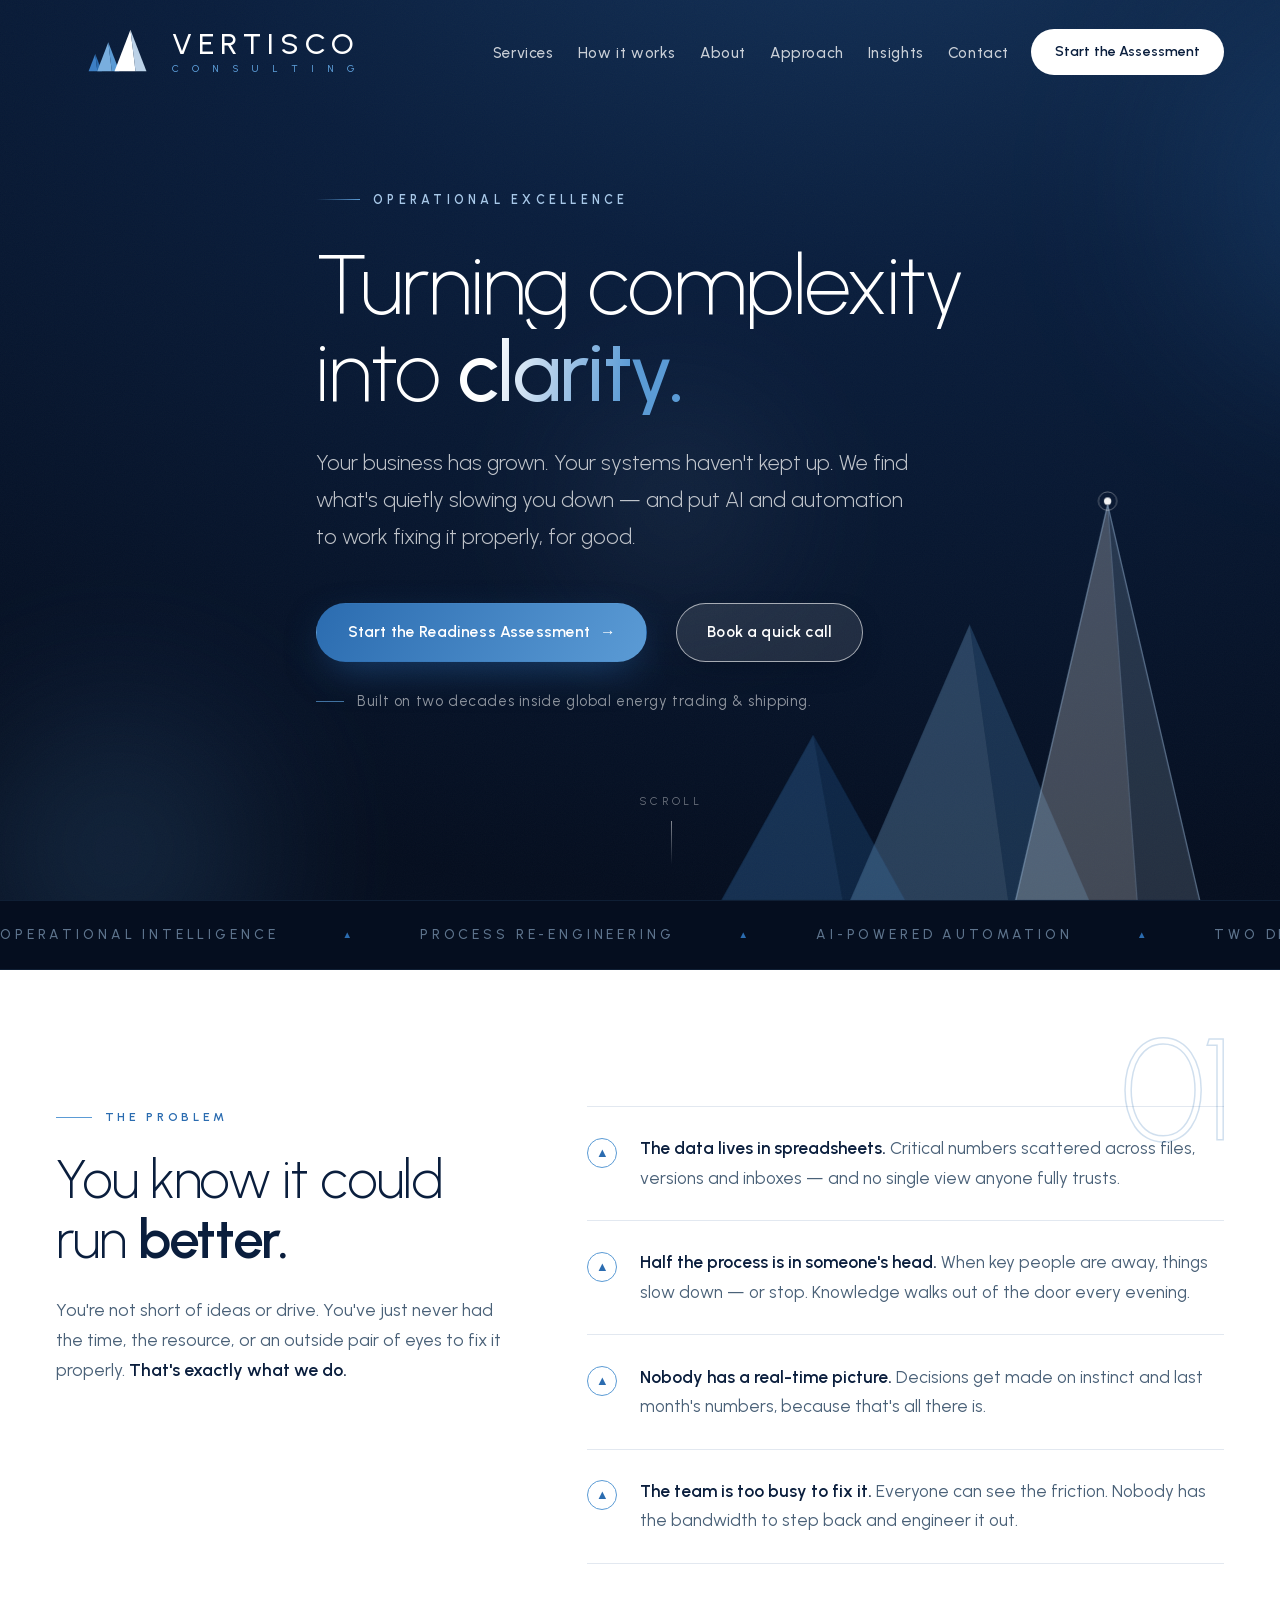
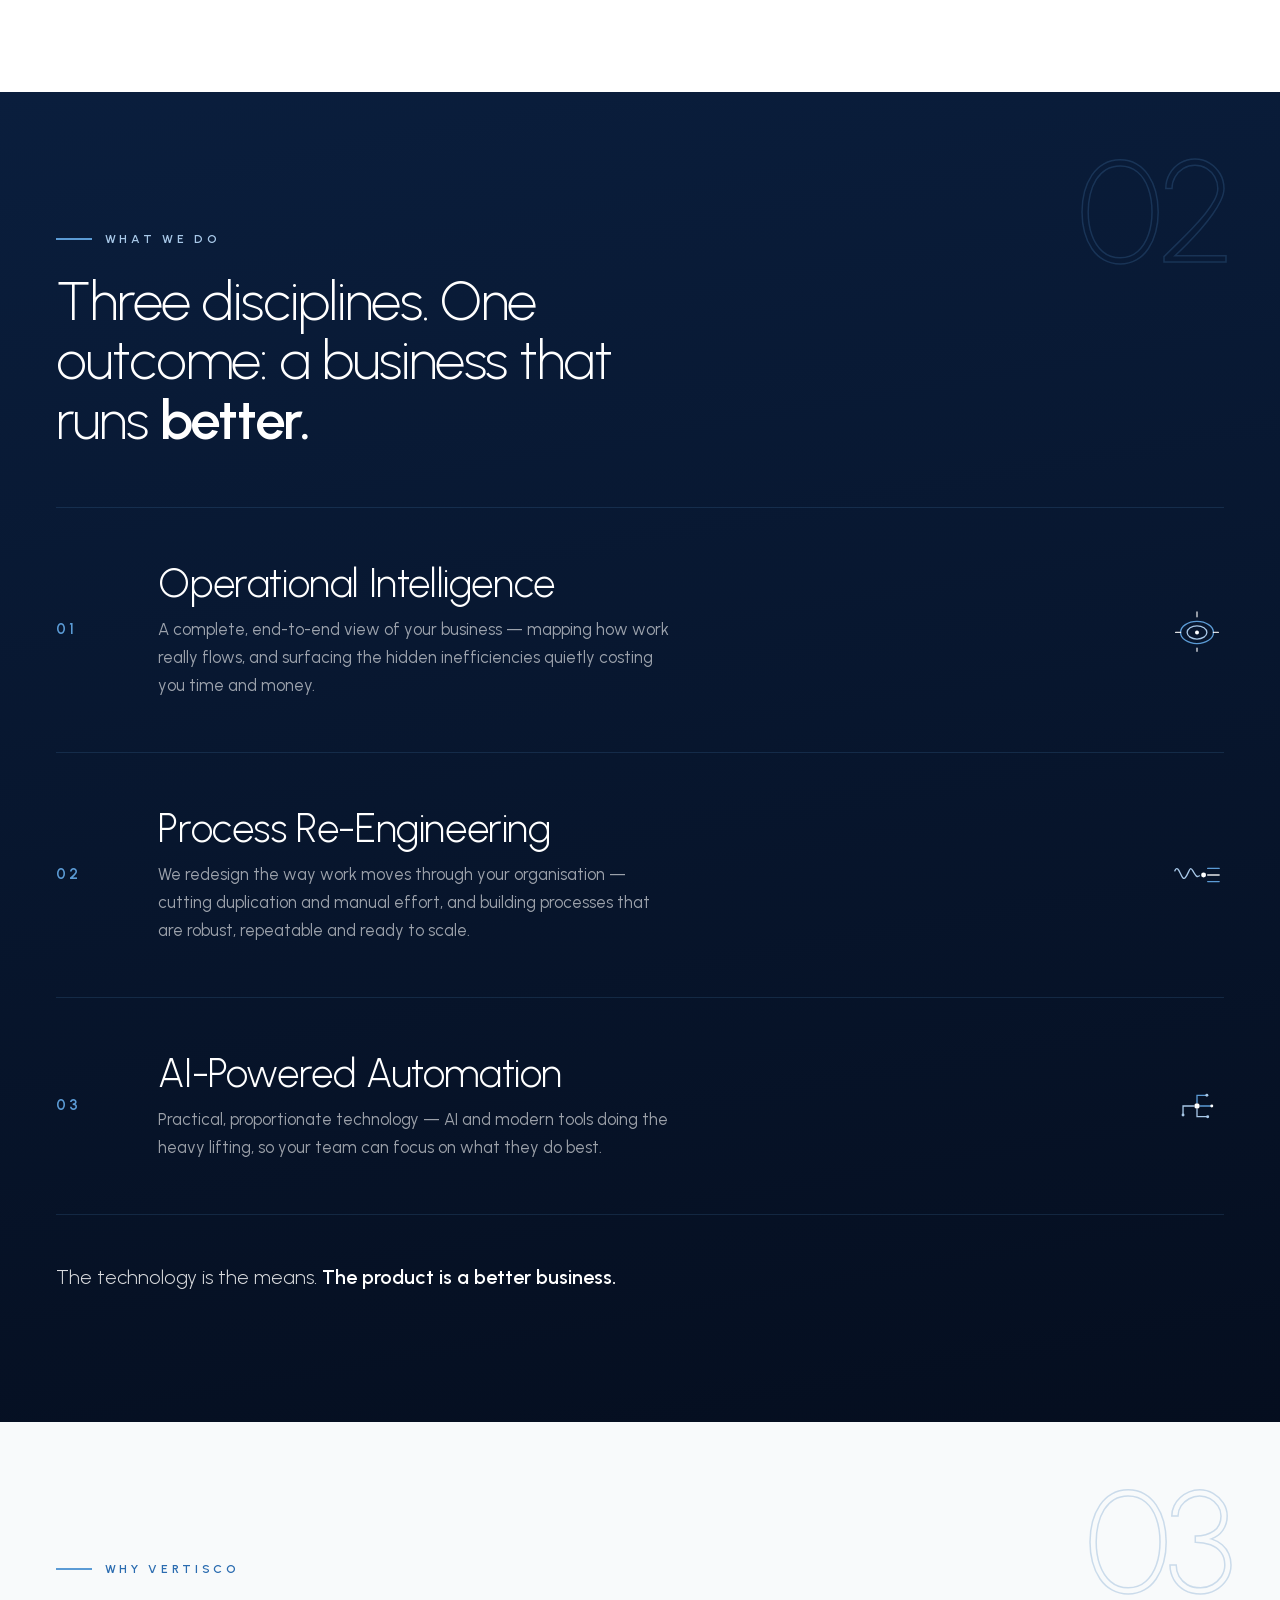
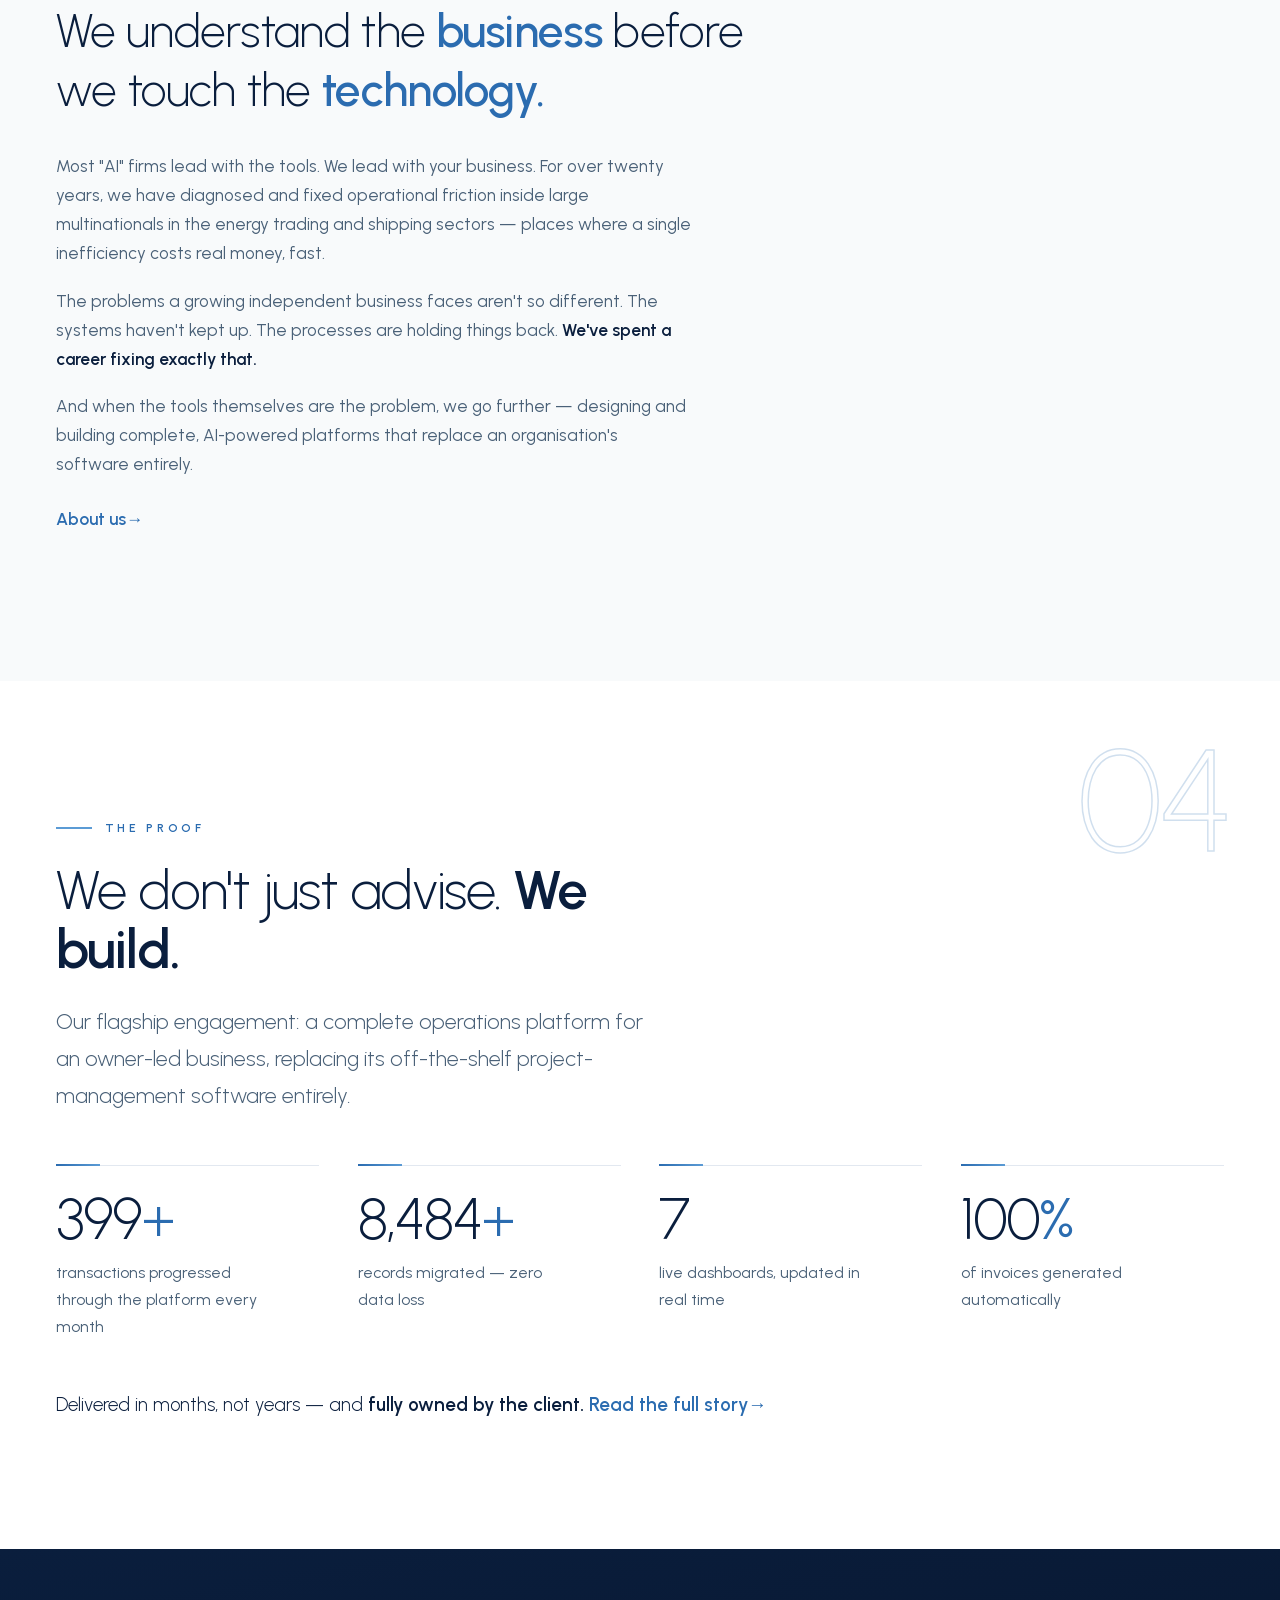
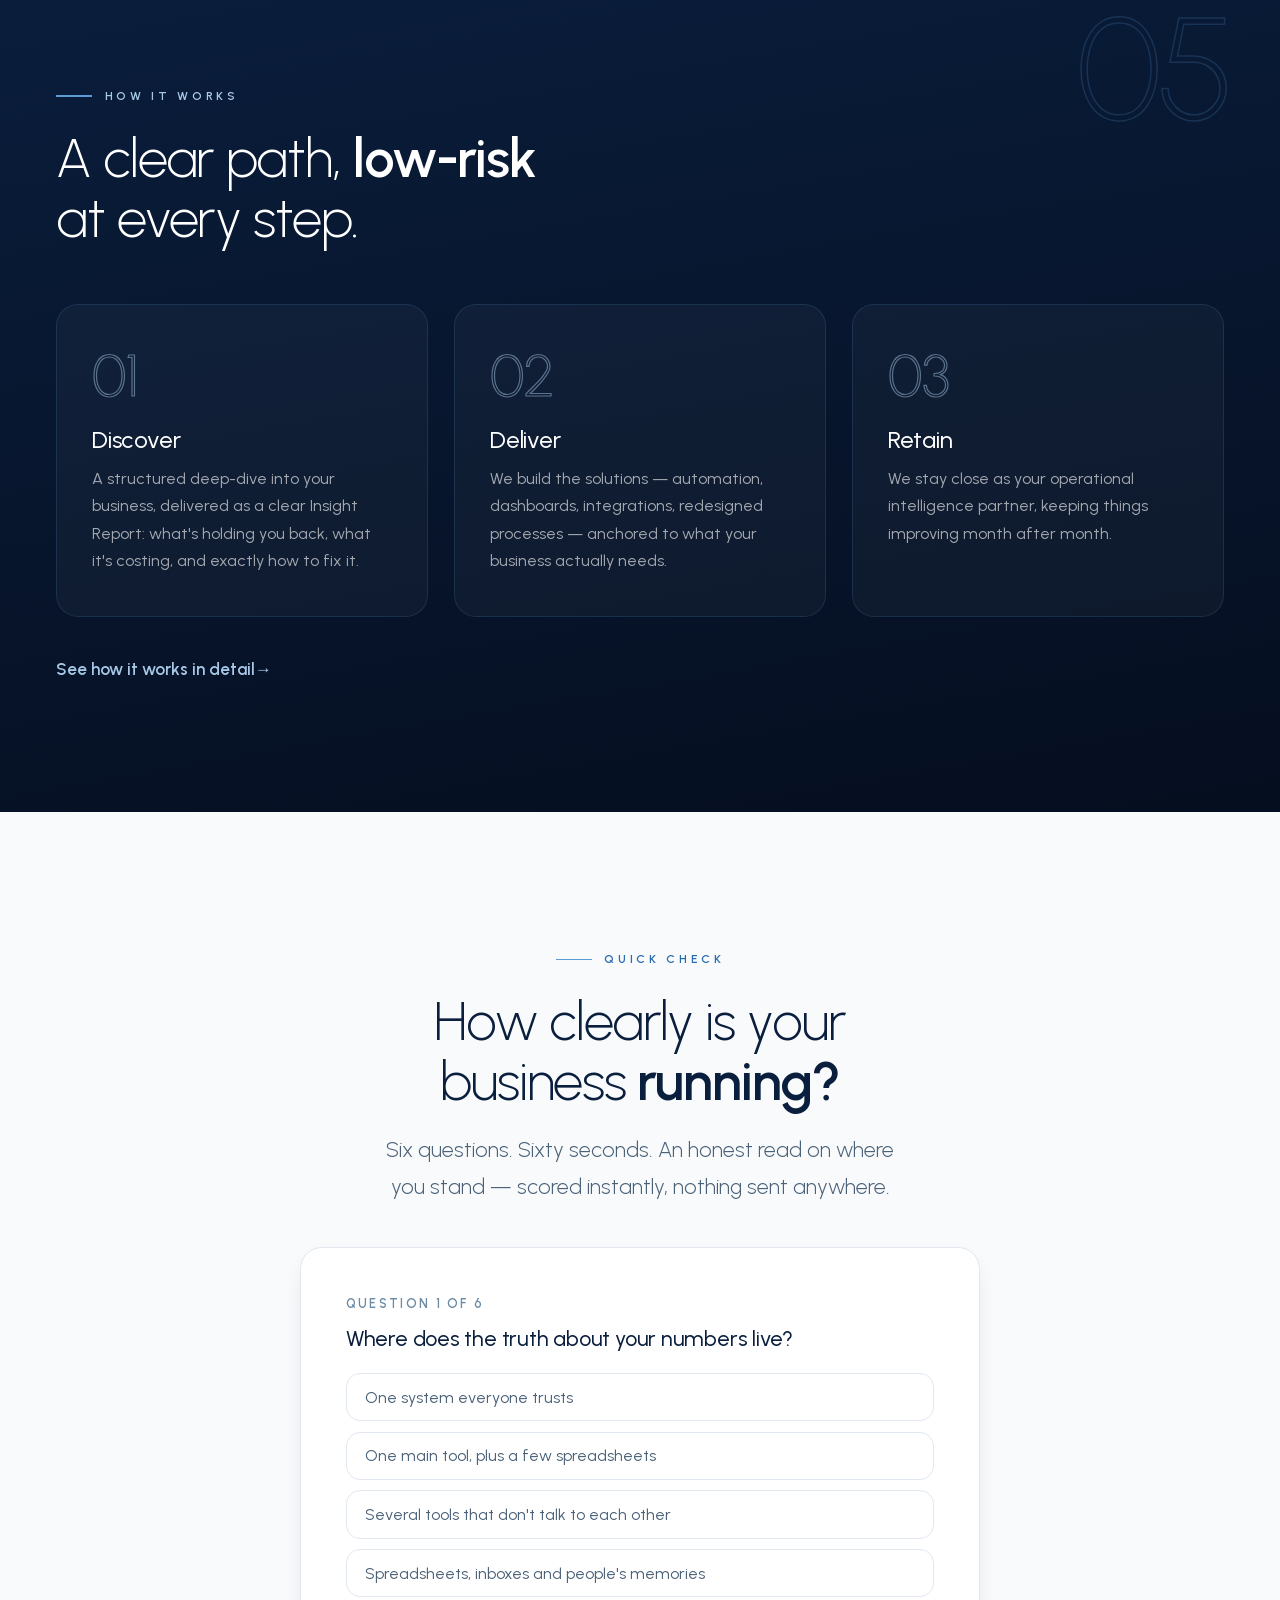
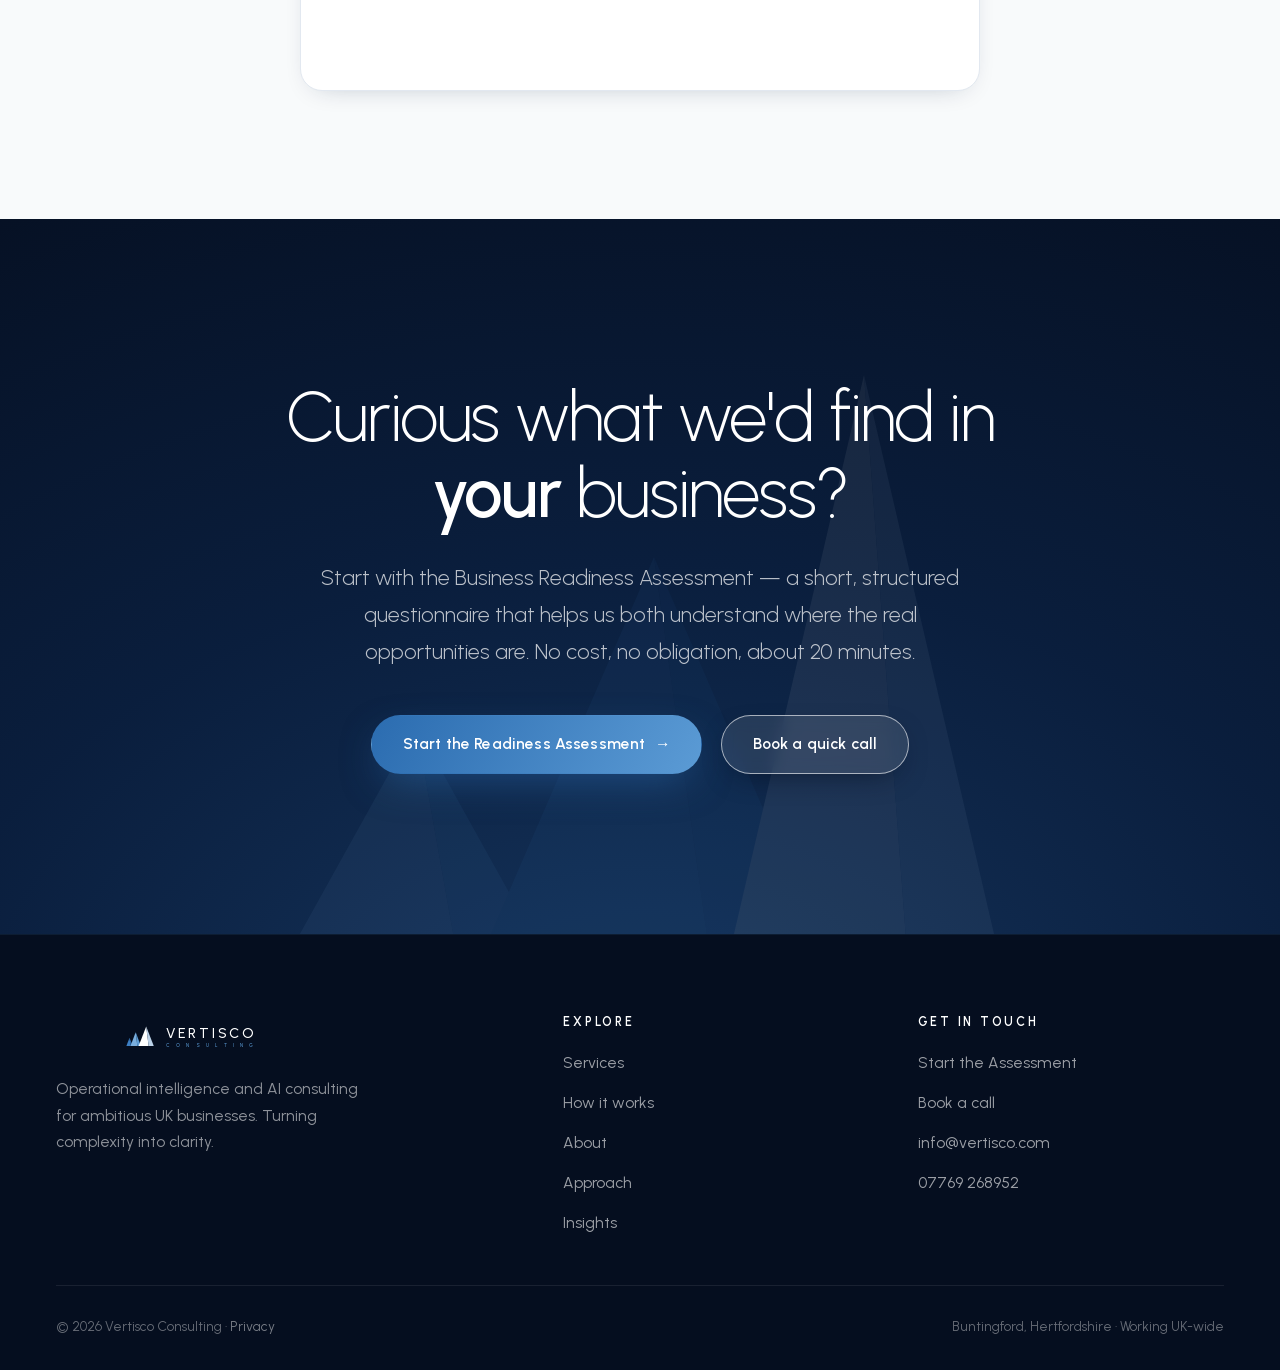
<file: index.html>
<!DOCTYPE html>
<html lang="en-GB">
<head>
<meta charset="utf-8">
<meta name="viewport" content="width=device-width, initial-scale=1">
<title>Vertisco | Operational Intelligence &amp; AI Consulting for SMEs</title>
<meta name="description" content="We help ambitious UK businesses turn complexity into clarity — finding what's slowing you down and fixing it with AI and automation. Start with a free readiness assessment.">
<link rel="canonical" href="https://vertisco.com/">
<meta name="robots" content="index,follow">

<!-- Open Graph / social -->
<meta property="og:type" content="website">
<meta property="og:site_name" content="Vertisco Consulting">
<meta property="og:title" content="Vertisco | Operational Intelligence & AI Consulting for SMEs">
<meta property="og:description" content="Turning complexity into clarity. Operational intelligence and practical AI for ambitious UK businesses.">
<meta property="og:url" content="https://vertisco.com/">
<meta property="og:image" content="https://vertisco.com/og-image.png">
<meta name="twitter:card" content="summary_large_image">

<link rel="icon" type="image/svg+xml" href="Vertisco_Ascent_Icon_Dark.svg">
<link rel="preload" href="urbanist-latin.woff2" as="font" type="font/woff2" crossorigin>
<link rel="stylesheet" href="style.css?v=6">
<script type="application/ld+json">
{
  "@context":"https://schema.org",
  "@type":"ProfessionalService",
  "name":"Vertisco Consulting",
  "description":"Operational intelligence and AI consulting for small and medium-sized UK businesses.",
  "url":"https://vertisco.com/",
  "email":"info@vertisco.com",
  "telephone":"+44-7769-268952",
  "areaServed":"GB",
  "address":{"@type":"PostalAddress","addressLocality":"Buntingford","addressRegion":"Hertfordshire","addressCountry":"GB"},
  "slogan":"Turning complexity into clarity"
}
</script>
<!-- Google tag (gtag.js) -->
<script async src="https://www.googletagmanager.com/gtag/js?id=G-7DYDHD1P7Y"></script>
<script>window.dataLayer=window.dataLayer||[];function gtag(){dataLayer.push(arguments);}gtag('js',new Date());gtag('config','G-7DYDHD1P7Y');</script>
</head>
<body>
<a class="skip" href="#main">Skip to content</a>
<header class="site-header" id="hdr">
  <div class="wrap nav">
    <a class="brand" href="index.html" aria-label="Vertisco Consulting — home">
      <svg viewBox="0 20 360 56" width="290" height="39" xmlns="http://www.w3.org/2000/svg" role="img" aria-label="Vertisco Consulting">
        <g transform="translate(4,16)">
          <polygon class="tri" points="1.6,52 8.5,34 10.7,52" fill="#3D7FC4"/>
          <polygon class="tri" points="8.5,34 15.5,52 10.7,52" fill="#2B6CB0"/>
          <polygon class="tri" points="10.5,52 22,22 25.7,52" fill="#79AEDE"/>
          <polygon class="tri" points="22,22 33.5,52 25.7,52" fill="#5B9BD5"/>
          <polygon class="tri" points="28.5,52 45,9 50.3,52" fill="#FFFFFF"/>
          <polygon class="tri" points="45,9 61.6,52 50.3,52" fill="#BCD2E8"/>
        </g>
        <text x="92" y="50" font-family="Urbanist,sans-serif" font-size="31" font-weight="500" letter-spacing="6" fill="#FFFFFF">VERTISCO</text>
        <text x="92" y="69" font-family="Urbanist,sans-serif" font-size="10.5" font-weight="500" letter-spacing="13.76" fill="#5B9BD5">CONSULTING</text>
      </svg>
    </a>
    <nav class="nav-cta" aria-label="Primary">
      <ul class="nav-links" id="navlinks">
        <li><a href="services.html">Services</a></li>
        <li><a href="how-it-works.html">How it works</a></li>
        <li><a href="about.html">About</a></li>
        <li><a href="approach.html">Approach</a></li>
        <li><a href="insights.html">Insights</a></li>
        <li><a href="contact.html">Contact</a></li>
        <li class="menu-cta"><a class="btn btn-primary btn-sm" href="start-here.html">Start the Assessment</a></li>
      </ul>
      <a class="btn btn-light btn-sm" href="start-here.html">Start the Assessment</a>
      <button class="nav-toggle" id="navToggle" aria-label="Open menu" aria-expanded="false" aria-controls="navlinks"><span></span><span></span><span></span></button>
    </nav>
  </div>
</header>
<main id="main">

  <!-- HERO -->
  <section class="hero">
    <div class="aurora" aria-hidden="true"><div class="a1"></div><div class="a2"></div><div class="a3"></div></div>
    <svg class="hero-mark" viewBox="0 0 640 520" aria-hidden="true" focusable="false">
      <g class="m-tri m1">
        <polygon points="60,520 160,340 192,520" fill="#3D7FC4" opacity=".32"/>
        <polygon points="160,340 260,520 192,520" fill="#2B6CB0" opacity=".26"/>
      </g>
      <g class="m-tri m2">
        <polygon points="200,520 330,220 372,520" fill="#79AEDE" opacity=".32"/>
        <polygon points="330,220 460,520 372,520" fill="#5B9BD5" opacity=".26"/>
      </g>
      <g class="m-tri m3">
        <polygon points="380,520 480,90 512,520" fill="#FFFFFF" opacity=".26"/>
        <polygon points="480,90 580,520 512,520" fill="#BCD2E8" opacity=".18"/>
      </g>
      <path class="edge" d="M380,520 L480,90 L580,520"/>
      <path class="edge" d="M480,90 L512,520" opacity=".5"/>
      <circle class="summit" cx="480" cy="86" r="4" fill="#fff"/>
      <circle class="summit" cx="480" cy="86" r="10" fill="none" stroke="rgba(255,255,255,.4)" stroke-width="1"/>
    </svg>
    <div class="wrap">
      <span class="kicker">Operational Excellence</span>
      <h1 aria-label="Turning complexity into clarity.">
        <span class="w"><span style="animation-delay:.35s">Turning</span></span>
        <span class="w"><span style="animation-delay:.45s">complexity</span></span><br>
        <span class="w"><span style="animation-delay:.55s">into</span></span>
        <span class="w"><span class="grad" style="animation-delay:.65s">clarity.</span></span>
      </h1>
      <p class="lede fade-3">Your business has grown. Your systems haven't kept up. We find what's quietly slowing you down — and put AI and automation to work fixing it properly, for good.</p>
      <div class="hero-cta fade-3">
        <a class="btn btn-primary" href="start-here.html">Start the Readiness Assessment <span class="arrow">→</span></a>
        <a class="btn btn-outline" href="contact.html">Book a quick call</a>
      </div>
      <p class="hero-cred fade-3">Built on two decades inside global energy trading &amp; shipping.</p>
    </div>
    <div class="scroll-cue" aria-hidden="true"><span>Scroll</span><span class="line"></span></div>
  </section>

  <!-- CREDIBILITY MARQUEE -->
  <div class="marquee-band" aria-hidden="true">
    <div class="marquee">
      <span>Operational Intelligence</span><span>Process Re-Engineering</span><span>AI-Powered Automation</span><span>Two decades inside global energy trading &amp; shipping</span><span>You own everything we build</span>
      <span>Operational Intelligence</span><span>Process Re-Engineering</span><span>AI-Powered Automation</span><span>Two decades inside global energy trading &amp; shipping</span><span>You own everything we build</span>
    </div>
  </div>

  <!-- 01 — THE PROBLEM -->
  <section class="panel panel-light">
    <span class="sec-no" aria-hidden="true">01</span>
    <div class="wrap">
      <div class="split">
        <div class="sticky-side rv">
          <span class="eyebrow">The problem</span>
          <h2>You know it could run <strong>better.</strong></h2>
          <p style="margin-top:1.6rem;font-size:1.1rem">You're not short of ideas or drive. You've just never had the time, the resource, or an outside pair of eyes to fix it properly. <strong>That's exactly what we do.</strong></p>
        </div>
        <div>
          <ul class="pain-list">
            <li class="rv"><span class="tick">▲</span><p><strong>The data lives in spreadsheets.</strong> Critical numbers scattered across files, versions and inboxes — and no single view anyone fully trusts.</p></li>
            <li class="rv rv-d1"><span class="tick">▲</span><p><strong>Half the process is in someone's head.</strong> When key people are away, things slow down — or stop. Knowledge walks out of the door every evening.</p></li>
            <li class="rv rv-d2"><span class="tick">▲</span><p><strong>Nobody has a real-time picture.</strong> Decisions get made on instinct and last month's numbers, because that's all there is.</p></li>
            <li class="rv rv-d3"><span class="tick">▲</span><p><strong>The team is too busy to fix it.</strong> Everyone can see the friction. Nobody has the bandwidth to step back and engineer it out.</p></li>
          </ul>
        </div>
      </div>
    </div>
  </section>

  <!-- 02 — THREE DISCIPLINES -->
  <section class="panel panel-dark">
    <span class="sec-no" aria-hidden="true">02</span>
    <div class="wrap">
      <div class="rv" style="max-width:52ch;margin-bottom:3.5rem">
        <span class="eyebrow">What we do</span>
        <h2>Three disciplines. One outcome: a business that runs <strong>better.</strong></h2>
      </div>
      <div class="disc-rows">
        <a class="disc-row rv" href="services.html">
          <span class="idx">01</span>
          <div>
            <h3>Operational Intelligence</h3>
            <p>A complete, end-to-end view of your business — mapping how work really flows, and surfacing the hidden inefficiencies quietly costing you time and money.</p>
          </div>
          <svg class="peak motif" viewBox="0 0 64 56" aria-hidden="true"><g fill="none" stroke-linecap="round" stroke-width="1.6"><path class="mp" pathLength="1" stroke="#5B9BD5" d="M32 44.5c-11 0-20-6-20-13.5S21 17.5 32 17.5s20 6 20 13.5-9 13.5-20 13.5Z"/><path class="mp" pathLength="1" stroke="#A8C8E8" d="M32 39c-6.6 0-12-3.6-12-8s5.4-8 12-8 12 3.6 12 8-5.4 8-12 8Z"/><path class="mp" pathLength="1" stroke="#FFFFFF" opacity=".85" d="M32 6v6M32 50v4M6 31h6M52 31h6"/></g><circle class="md" cx="32" cy="31" r="2.4" fill="#FFFFFF"/></svg>
        </a>
        <a class="disc-row rv" href="services.html">
          <span class="idx">02</span>
          <div>
            <h3>Process Re-Engineering</h3>
            <p>We redesign the way work moves through your organisation — cutting duplication and manual effort, and building processes that are robust, repeatable and ready to scale.</p>
          </div>
          <svg class="peak motif" viewBox="0 0 64 56" aria-hidden="true"><g fill="none" stroke-linecap="round" stroke-width="1.6"><path class="mp" pathLength="1" stroke="#A8C8E8" d="M5 23c5-11 8 15 13 8s5-15 9-8 5 8 8 6"/><path class="mp" pathLength="1" stroke="#5B9BD5" d="M45 20h14"/><path class="mp" pathLength="1" stroke="#FFFFFF" opacity=".9" d="M45 28h14"/><path class="mp" pathLength="1" stroke="#5B9BD5" d="M45 36h14"/></g><circle class="md" cx="40" cy="28" r="3" fill="#FFFFFF"/></svg>
        </a>
        <a class="disc-row rv" href="services.html">
          <span class="idx">03</span>
          <div>
            <h3>AI-Powered Automation</h3>
            <p>Practical, proportionate technology — AI and modern tools doing the heavy lifting, so your team can focus on what they do best.</p>
          </div>
          <svg class="peak motif" viewBox="0 0 64 56" aria-hidden="true"><g fill="none" stroke-linecap="round" stroke-width="1.6"><path class="mp" pathLength="1" stroke="#5B9BD5" d="M32 24v-9h12"/><path class="mp" pathLength="1" stroke="#A8C8E8" d="M28 28H15v11"/><path class="mp" pathLength="1" stroke="#A8C8E8" d="M32 32v9h13"/><path class="mp" pathLength="1" stroke="#5B9BD5" d="M36 28h14"/></g><circle class="md" cx="32" cy="28" r="3.2" fill="#FFFFFF"/><circle class="me" cx="44" cy="15" r="1.8" fill="#A8C8E8"/><circle class="me" cx="15" cy="39" r="1.8" fill="#A8C8E8"/><circle class="me" cx="45" cy="41" r="1.8" fill="#A8C8E8"/><circle class="me" cx="50" cy="28" r="1.8" fill="#FFFFFF"/></svg>
        </a>
      </div>
      <p class="disc-outro rv">The technology is the means. <strong>The product is a better business.</strong></p>
    </div>
  </section>

  <!-- 03 — WHY VERTISCO -->
  <section class="panel panel-soft">
    <span class="sec-no" aria-hidden="true">03</span>
    <div class="wrap">
      <span class="eyebrow rv">Why Vertisco</span>
      <p class="wedge-quote rv rv-d1">We understand the <em>business</em> before we touch the <em>technology.</em></p>
      <div class="wedge-body rv rv-d2">
        <p>Most "AI" firms lead with the tools. We lead with your business. For over twenty years, we have diagnosed and fixed operational friction inside large multinationals in the energy trading and shipping sectors — places where a single inefficiency costs real money, fast.</p>
        <p>The problems a growing independent business faces aren't so different. The systems haven't kept up. The processes are holding things back. <strong>We've spent a career fixing exactly that.</strong></p>
        <p>And when the tools themselves are the problem, we go further — designing and building complete, AI-powered platforms that replace an organisation's software entirely.</p>
        <p style="margin-top:1.6rem"><a class="text-link" href="about.html">About us</a></p>
      </div>
    </div>
  </section>

  <!-- 04 — THE PROOF -->
  <section class="panel panel-light" id="proof">
    <span class="sec-no" aria-hidden="true">04</span>
    <div class="wrap">
      <div class="rv" style="max-width:56ch">
        <span class="eyebrow">The proof</span>
        <h2>We don't just advise. <strong>We build.</strong></h2>
        <p class="lede" style="margin-top:1.4rem">Our flagship engagement: a complete operations platform for an owner-led business, replacing its off-the-shelf project-management software entirely.</p>
      </div>
      <div class="stats">
        <div class="stat rv"><span class="num"><span class="count" data-count="400">400</span><span class="suffix">+</span></span><p class="label">transactions progressed through the platform every month</p></div>
        <div class="stat rv rv-d1"><span class="num"><span class="count" data-count="8500" data-sep>8,500</span><span class="suffix">+</span></span><p class="label">records migrated — zero data loss</p></div>
        <div class="stat rv rv-d2"><span class="num"><span class="count" data-count="7">7</span></span><p class="label">live dashboards, updated in real time</p></div>
        <div class="stat rv rv-d3"><span class="num"><span class="count" data-count="100">100</span><span class="suffix">%</span></span><p class="label">of invoices generated automatically</p></div>
      </div>
      <p class="proof-outro rv">Delivered in months, not years — and <strong>fully owned by the client.</strong> <a class="text-link" href="services.html#flagship">Read the full story</a></p>
    </div>
  </section>

  <!-- 05 — HOW IT WORKS -->
  <section class="panel panel-dark">
    <span class="sec-no" aria-hidden="true">05</span>
    <div class="wrap">
      <div class="rv" style="max-width:48ch;margin-bottom:3.5rem">
        <span class="eyebrow">How it works</span>
        <h2>A clear path, <strong>low-risk</strong> at every step.</h2>
      </div>
      <div class="journey">
        <div class="stage rv">
          <span class="st-no">01</span>
          <h3>Discover</h3>
          <p>A structured deep-dive into your business, delivered as a clear Insight Report: what's holding you back, what it's costing, and exactly how to fix it.</p>
        </div>
        <div class="stage rv rv-d1">
          <span class="st-no">02</span>
          <h3>Deliver</h3>
          <p>We build the solutions — automation, dashboards, integrations, redesigned processes — anchored to what your business actually needs.</p>
        </div>
        <div class="stage rv rv-d2">
          <span class="st-no">03</span>
          <h3>Retain</h3>
          <p>We stay close as your operational intelligence partner, keeping things improving month after month.</p>
        </div>
      </div>
      <p class="rv" style="margin-top:2.4rem"><a class="text-link" href="how-it-works.html">See how it works in detail</a></p>
    </div>
  </section>

  <!-- QUICK SCORE -->
  <section class="panel panel-soft" id="score">
    <div class="wrap">
      <div class="center rv" style="max-width:48ch;margin:0 auto 2.6rem">
        <span class="eyebrow" style="justify-content:center">Quick check</span>
        <h2>How clearly is your business <strong>running?</strong></h2>
        <p class="lede" style="margin:1.2rem auto 0">Six questions. Sixty seconds. An honest read on where you stand — scored instantly, nothing sent anywhere.</p>
      </div>
      <div class="mini rv" id="mini">
        <div id="mqWrap" aria-live="polite">
          <p class="mini-count" id="mqCount">Question 1 of 6</p>
          <h3 id="mqText"></h3>
          <div id="mqOpts"></div>
          <button class="mini-back" id="mqBack" type="button">&larr; Back</button>
        </div>
        <div class="mini-result" id="mqResult" hidden>
          <div class="ring-wrap" aria-hidden="true">
            <svg class="ring" viewBox="0 0 120 120"><circle class="track" cx="60" cy="60" r="54"/><circle class="fill" id="mqRing" cx="60" cy="60" r="54"/></svg>
            <div class="ring-num"><span id="mqScore">0</span><span class="ring-pc">%</span></div>
          </div>
          <h3 id="mqBand"></h3>
          <p id="mqVerdict"></p>
          <div class="mini-cta">
            <a class="btn btn-primary" id="mqCta" href="start-here.html">Get the full picture — start the Assessment <span class="arrow">→</span></a>
            <button class="btn btn-ghost" id="mqRetry" type="button">Retake</button>
          </div>
        </div>
      </div>
    </div>
  </section>

  <section class="final-cta">
    <svg class="final-mark" viewBox="0 0 640 520" aria-hidden="true">
      <polygon points="60,520 160,340 192,520" fill="#85B7E2"/>
      <polygon points="160,340 260,520 192,520" fill="#5B9BD5"/>
      <polygon points="200,520 330,220 372,520" fill="#3D7FC4"/>
      <polygon points="330,220 460,520 372,520" fill="#2B6CB0"/>
      <polygon points="380,520 480,90 512,520" fill="#FFFFFF"/>
      <polygon points="480,90 580,520 512,520" fill="#BCD2E8"/>
    </svg>
    <div class="wrap">
      <h2 class="rv">Curious what we'd find in <em>your</em> business?</h2>
      <p class="lede rv rv-d1">Start with the Business Readiness Assessment — a short, structured questionnaire that helps us both understand where the real opportunities are. No cost, no obligation, about 20 minutes.</p>
      <div class="cta-actions rv rv-d2">
        <a class="btn btn-primary" href="start-here.html">Start the Readiness Assessment <span class="arrow">→</span></a>
        <a class="btn btn-outline" href="contact.html">Book a quick call</a>
      </div>
    </div>
  </section>
</main>
<footer class="site-footer">
  <div class="wrap">
    <div class="footer-top">
      <div class="footer-brand">
        <svg viewBox="0 0 360 92" width="300" height="40" xmlns="http://www.w3.org/2000/svg" role="img" aria-label="Vertisco Consulting">
          <g transform="translate(4,16)">
            <polygon points="1.6,52 8.5,34 10.7,52" fill="#3D7FC4"/>
            <polygon points="8.5,34 15.5,52 10.7,52" fill="#2B6CB0"/>
            <polygon points="10.5,52 22,22 25.7,52" fill="#79AEDE"/>
            <polygon points="22,22 33.5,52 25.7,52" fill="#5B9BD5"/>
            <polygon points="28.5,52 45,9 50.3,52" fill="#FFFFFF"/>
            <polygon points="45,9 61.6,52 50.3,52" fill="#BCD2E8"/>
          </g>
          <text x="92" y="50" font-family="Urbanist,sans-serif" font-size="31" font-weight="500" letter-spacing="6" fill="#FFFFFF">VERTISCO</text>
          <text x="92" y="69" font-family="Urbanist,sans-serif" font-size="10.5" font-weight="500" letter-spacing="13.76" fill="#5B9BD5">CONSULTING</text>
        </svg>
        <p>Operational intelligence and AI consulting for ambitious UK businesses. Turning complexity into clarity.</p>
      </div>
      <div class="footer-col">
        <h4>Explore</h4>
        <ul>
          <li><a href="services.html">Services</a></li>
          <li><a href="how-it-works.html">How it works</a></li>
          <li><a href="about.html">About</a></li>
          <li><a href="approach.html">Approach</a></li>
          <li><a href="insights.html">Insights</a></li>
        </ul>
      </div>
      <div class="footer-col">
        <h4>Get in touch</h4>
        <ul>
          <li><a href="start-here.html">Start the Assessment</a></li>
          <li><a href="contact.html">Book a call</a></li>
          <li><a href="mailto:info@vertisco.com">info@vertisco.com</a></li>
          <li><a href="tel:+447769268952">07769 268952</a></li>
        </ul>
      </div>
    </div>
    <div class="footer-bottom">
      <span>© 2026 Vertisco Consulting · <a href="privacy.html">Privacy</a></span>
      <span>Buntingford, Hertfordshire · Working UK-wide</span>
    </div>
  </div>
</footer>
<script>
(function(){
  var h=document.getElementById('hdr');
  if(h){addEventListener('scroll',function(){h.classList.toggle('solid',scrollY>40)},{passive:true});h.classList.toggle('solid',scrollY>40);}
  var t=document.getElementById('navToggle'),n=document.getElementById('navlinks');
  if(t&&n){t.addEventListener('click',function(){
    var o=n.classList.toggle('open');t.classList.toggle('open',o);document.body.classList.toggle('no-scroll',o);
    t.setAttribute('aria-expanded',o);t.setAttribute('aria-label',o?'Close menu':'Open menu');});}
  if('IntersectionObserver' in window){
    var io=new IntersectionObserver(function(es){
      es.forEach(function(e){if(e.isIntersecting){e.target.classList.add('in');io.unobserve(e.target);}});
    },{threshold:.12,rootMargin:'0px 0px -60px 0px'});
    document.querySelectorAll('.rv').forEach(function(el){io.observe(el)});
  } else { document.querySelectorAll('.rv').forEach(function(el){el.classList.add('in')}); }
  /* Count-up animation for the proof band stats */
  var cnt=document.querySelectorAll('.count[data-count]');
  function setFinal(el){var n=parseInt(el.getAttribute('data-count'),10);el.textContent=el.hasAttribute('data-sep')?n.toLocaleString('en-GB'):String(n);}
  if('IntersectionObserver' in window && !matchMedia('(prefers-reduced-motion: reduce)').matches){
    var co=new IntersectionObserver(function(es){
      es.forEach(function(e){
        if(!e.isIntersecting)return; co.unobserve(e.target);
        var el=e.target,end=parseInt(el.getAttribute('data-count'),10),sep=el.hasAttribute('data-sep'),t0=null,dur=1500;
        function tick(ts){if(!t0)t0=ts;var p=Math.min((ts-t0)/dur,1),v=Math.round(end*(1-Math.pow(1-p,3)));
          el.textContent=sep?v.toLocaleString('en-GB'):String(v);if(p<1)requestAnimationFrame(tick);}
        requestAnimationFrame(tick);
      });
    },{threshold:.5});
    cnt.forEach(function(el){co.observe(el)});
  } else { cnt.forEach(setFinal); }
  /* Living hero: scroll parallax + cursor-reactive depth (desktop, motion allowed) */
  var hm=document.querySelector('.hero-mark'),hero=document.querySelector('.hero');
  if(hm && hero && matchMedia('(min-width:981px)').matches && !matchMedia('(prefers-reduced-motion: reduce)').matches){
    var baseY=0,px=0,py=0,raf=null;
    var apply=function(){hm.style.transform='translate('+px+'px,'+(baseY+py)+'px)';raf=null;};
    addEventListener('scroll',function(){var y=scrollY;if(y<innerHeight*1.3){baseY=y*.16;if(!raf)raf=requestAnimationFrame(apply);}},{passive:true});
    hero.addEventListener('pointermove',function(e){
      var r=hero.getBoundingClientRect();
      px=((e.clientX-r.left)/r.width-.5)*-16; py=((e.clientY-r.top)/r.height-.5)*-10;
      if(!raf)raf=requestAnimationFrame(apply);
    });
    hero.addEventListener('pointerleave',function(){px=0;py=0;if(!raf)raf=requestAnimationFrame(apply);});
  }
  /* Magnetic CTAs */
  if(matchMedia('(pointer:fine)').matches && !matchMedia('(prefers-reduced-motion: reduce)').matches){
    document.querySelectorAll('.hero-cta .btn,.final-cta .cta-actions .btn,.mini-cta .btn').forEach(function(b){
      b.addEventListener('mousemove',function(e){
        var r=b.getBoundingClientRect(),dx=e.clientX-r.left-r.width/2,dy=e.clientY-r.top-r.height/2;
        b.style.transform='translate('+dx*.16+'px,'+dy*.24+'px)';
      });
      b.addEventListener('mouseleave',function(){b.style.transform='';});
    });
  }
  /* Mini readiness score */
  var MQ=[
    {q:"Where does the truth about your numbers live?",o:[["One system everyone trusts",3],["One main tool, plus a few spreadsheets",2],["Several tools that don't talk to each other",1],["Spreadsheets, inboxes and people's memories",0]]},
    {q:"If your most important person was away for a month, what would happen?",o:[["Nothing would slow down",3],["A few things would wobble",2],["Several processes would stall",1],["We'd be in real trouble",0]]},
    {q:"How current is the picture you make decisions on?",o:[["Live — I can see today",3],["This week's numbers",2],["Last month's numbers",1],["Honestly — gut feel",0]]},
    {q:"How much of your team's day goes on re-typing, copying or chasing?",o:[["Almost none",3],["Under an hour each",2],["A couple of hours each",1],["Some days it's most of the job",0]]},
    {q:"Month-end invoicing and admin is…",o:[["Automatic — it just happens",3],["Quick, but manual",2],["A slog we've accepted",1],["A week we all dread",0]]},
    {q:"When something goes wrong, you usually find out…",o:[["Immediately, from the system",3],["Same day, from the team",2],["When a customer tells us",1],["Weeks later, in the numbers",0]]}
  ];
  function band(p){return p>=80?["Running clear.","You're running clearer than most businesses we meet. The gains now are at the edges — targeted automation, earlier warning signals, and time back where it still leaks. A fresh pair of eyes usually finds a few."]:p>=55?["Solid — with leaks.","The fundamentals work, but a handful of frictions are quietly taxing every week. In our experience, these are the fastest paybacks to find and fix."]:p>=30?["Strained.","The business has outgrown its systems, and your team is absorbing the gap every day. There's significant time and clarity to claw back — and it tends to come back quickly."]:["Running blind.","Decisions on instinct, knowledge in heads, hours lost to admin. This is exactly the situation our Discovery Sprint was built for — and where the biggest, fastest wins live."]}
  var wrap=document.getElementById('mqWrap');
  if(wrap){
    var qt=document.getElementById('mqText'),opts=document.getElementById('mqOpts'),qc=document.getElementById('mqCount'),
        mb=document.getElementById('mqBack'),res=document.getElementById('mqResult'),ring=document.getElementById('mqRing'),
        sc=document.getElementById('mqScore'),bd=document.getElementById('mqBand'),vd=document.getElementById('mqVerdict'),
        retry=document.getElementById('mqRetry'),ans=[],qi=0,C=339.292,answered=false;
    var renderQ=function(){
      qc.textContent='Question '+(qi+1)+' of '+MQ.length;
      qt.textContent=MQ[qi].q; opts.innerHTML='';
      MQ[qi].o.forEach(function(o,k){
        var b=document.createElement('button'); b.type='button'; b.className='mini-opt'+(ans[qi]===k?' sel':''); b.textContent=o[0];
        b.addEventListener('click',function(){
          if(!answered){answered=true;if(typeof gtag==='function')gtag('event','miniscore_start');}
          ans[qi]=k; b.classList.add('sel');
          setTimeout(function(){ if(qi<MQ.length-1){qi++;renderQ();} else finishQ(); },240);
        });
        opts.appendChild(b);
      });
      mb.style.visibility=qi===0?'hidden':'visible';
    };
    var finishQ=function(){
      var total=0; ans.forEach(function(k,n){total+=MQ[n].o[k][1]});
      var pct=Math.round(total/(MQ.length*3)*100), b=band(pct);
      wrap.hidden=true; res.hidden=false;
      bd.textContent=b[0]; vd.textContent=b[1];
      try{localStorage.setItem('vt_score',String(pct));}catch(err){}
      var hc=document.getElementById('mqCta'); if(hc)hc.href='start-here.html?score='+pct;
      if(typeof gtag==='function')gtag('event','miniscore_complete',{score:pct,band:b[0]});
      var rm=matchMedia('(prefers-reduced-motion: reduce)').matches;
      requestAnimationFrame(function(){requestAnimationFrame(function(){
        ring.style.strokeDashoffset=String(C*(1-pct/100));
        if(rm){sc.textContent=pct;return;}
        var t0=null;function tk(ts){if(!t0)t0=ts;var p=Math.min((ts-t0)/1400,1);sc.textContent=Math.round(pct*(1-Math.pow(1-p,3)));if(p<1)requestAnimationFrame(tk);}
        requestAnimationFrame(tk);
      });});
    };
    mb.addEventListener('click',function(){if(qi>0){qi--;renderQ();}});
    retry.addEventListener('click',function(){ans=[];qi=0;res.hidden=true;wrap.hidden=false;ring.style.strokeDashoffset=C;sc.textContent='0';renderQ();});
    renderQ();
  }
})();
</script>
</body>
</html>
</file>
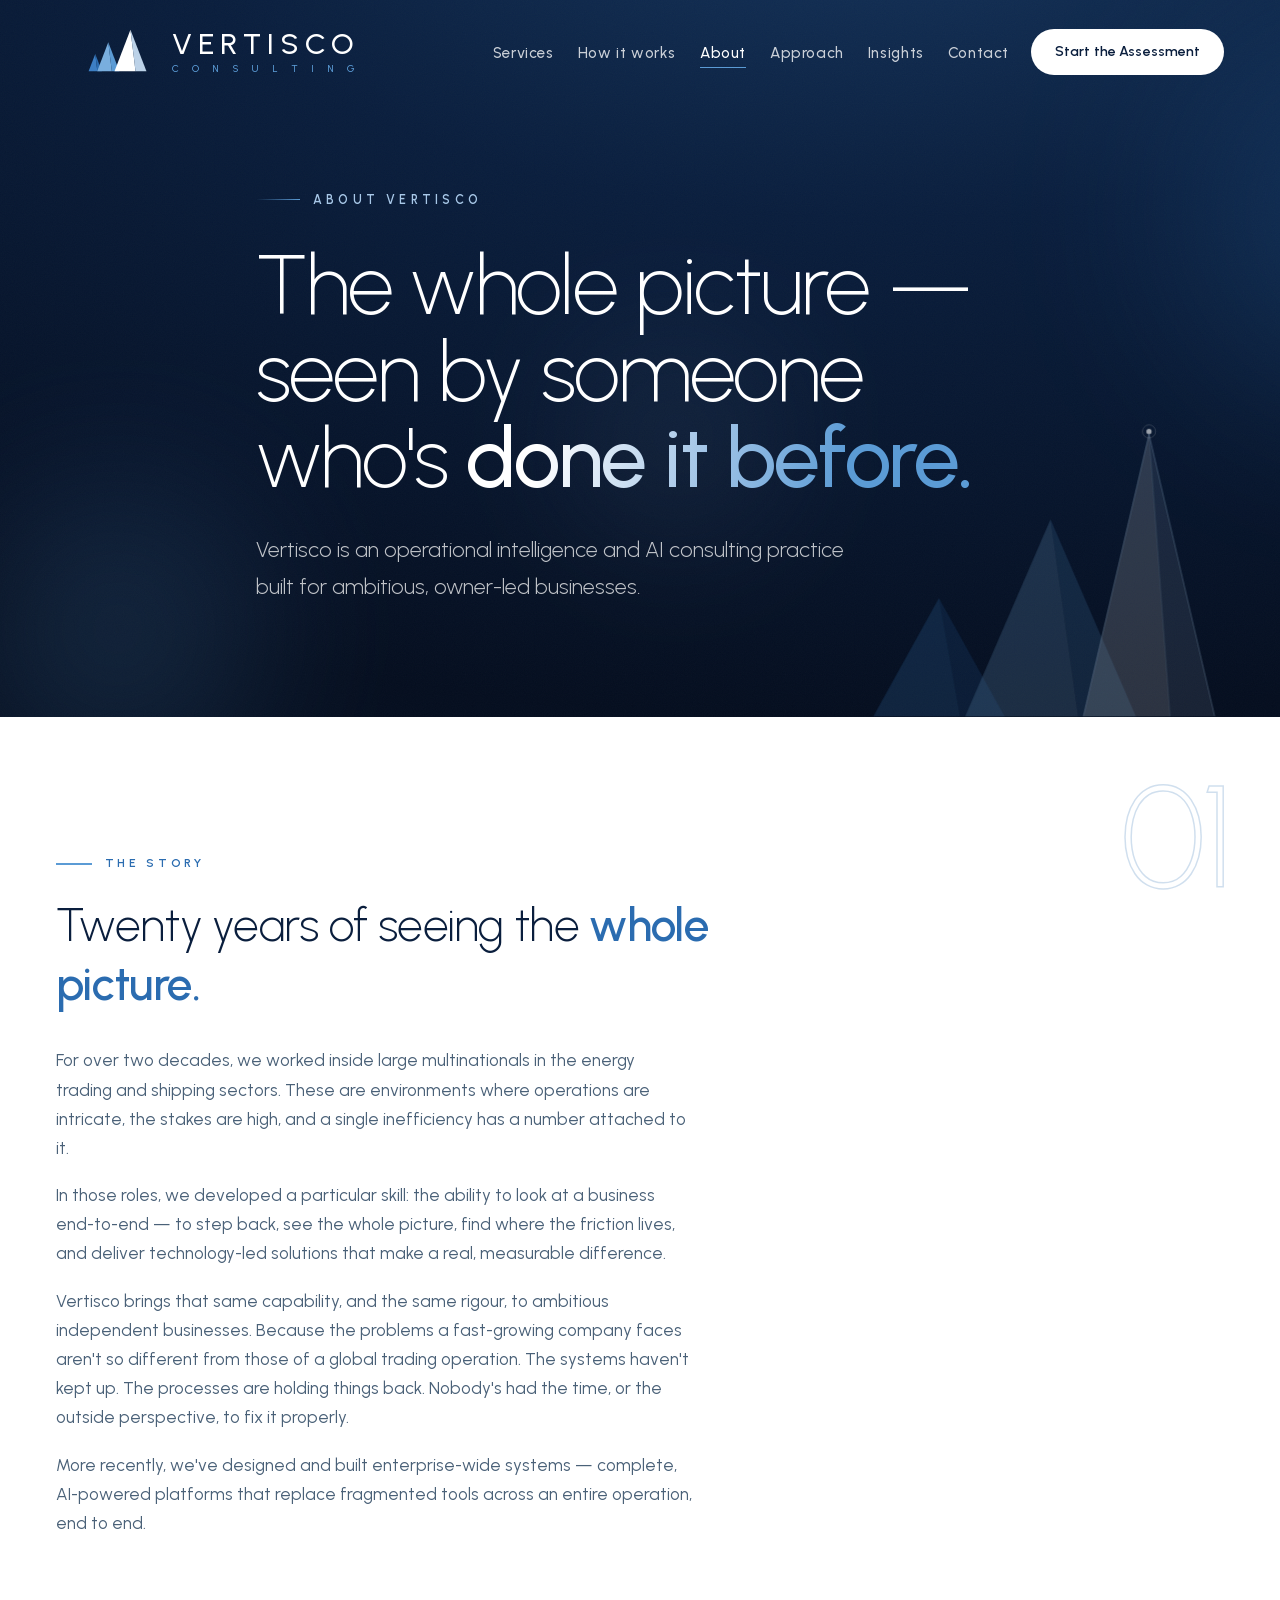
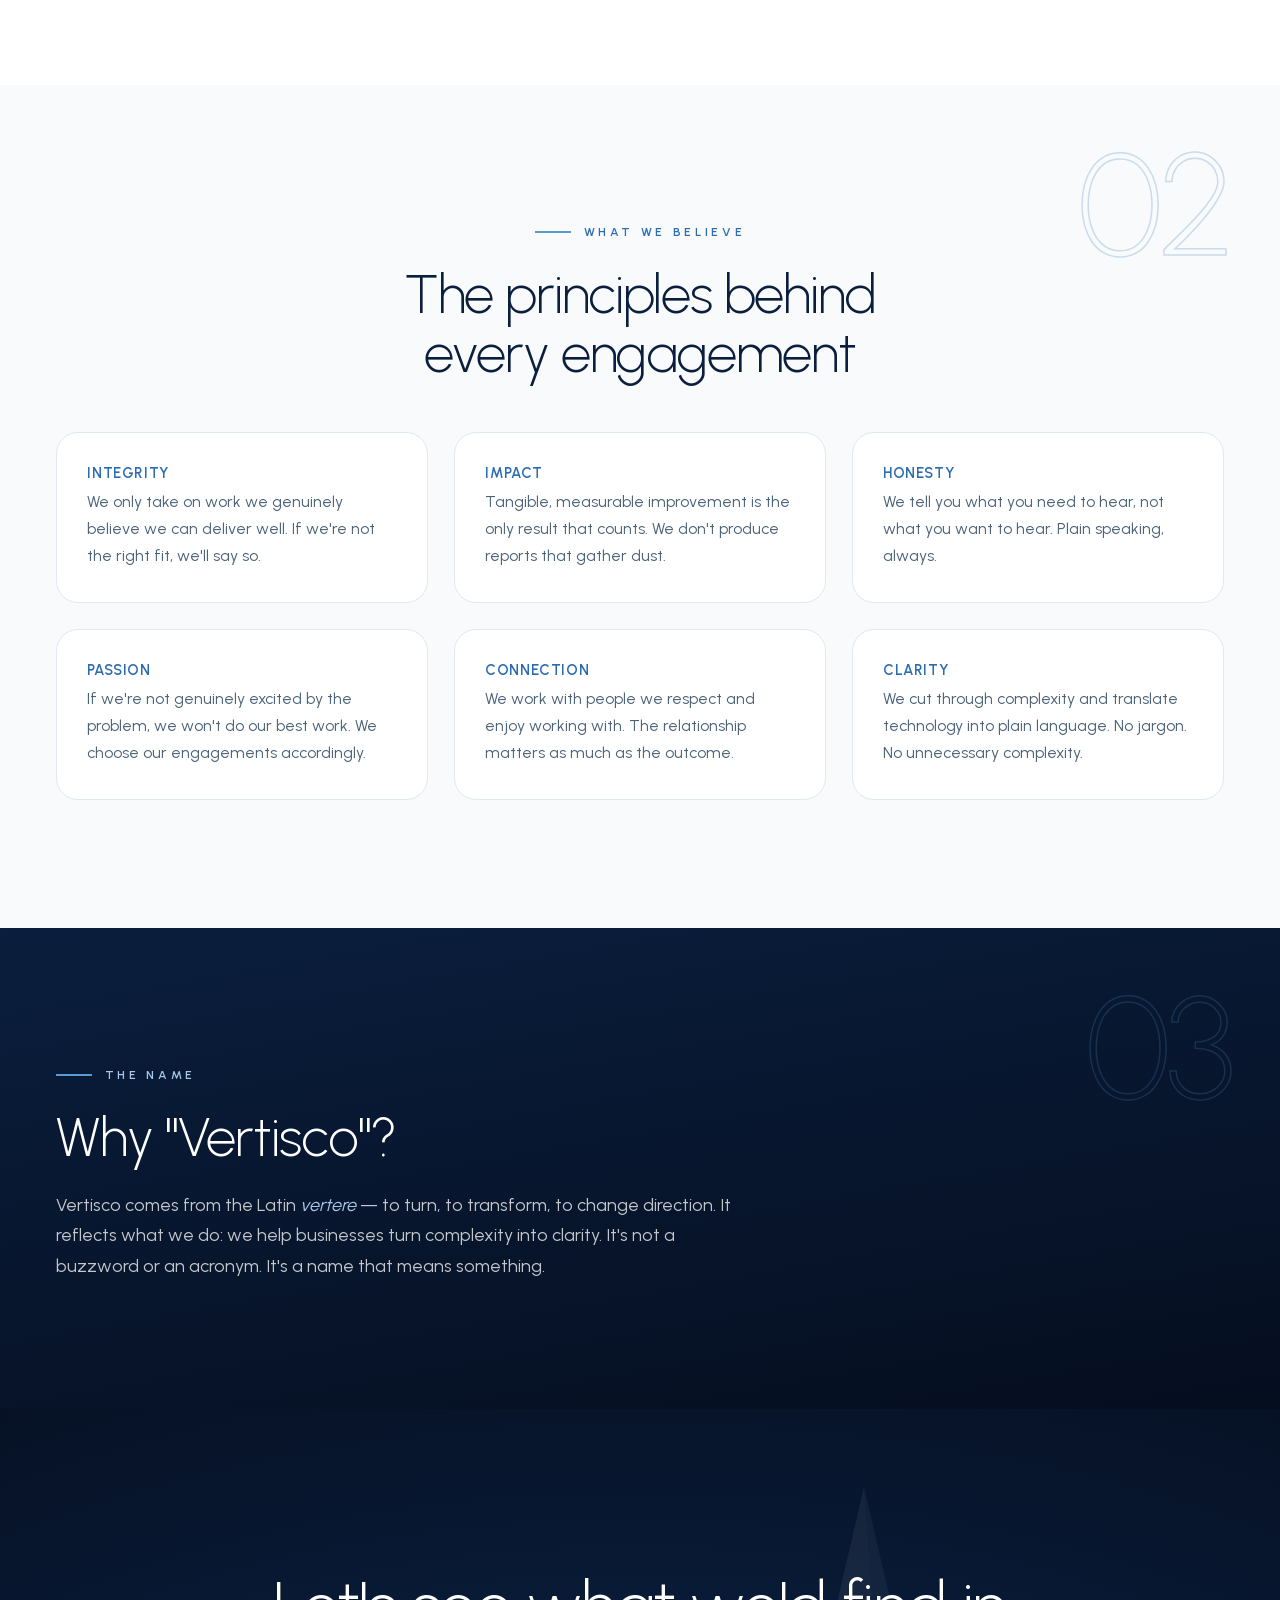
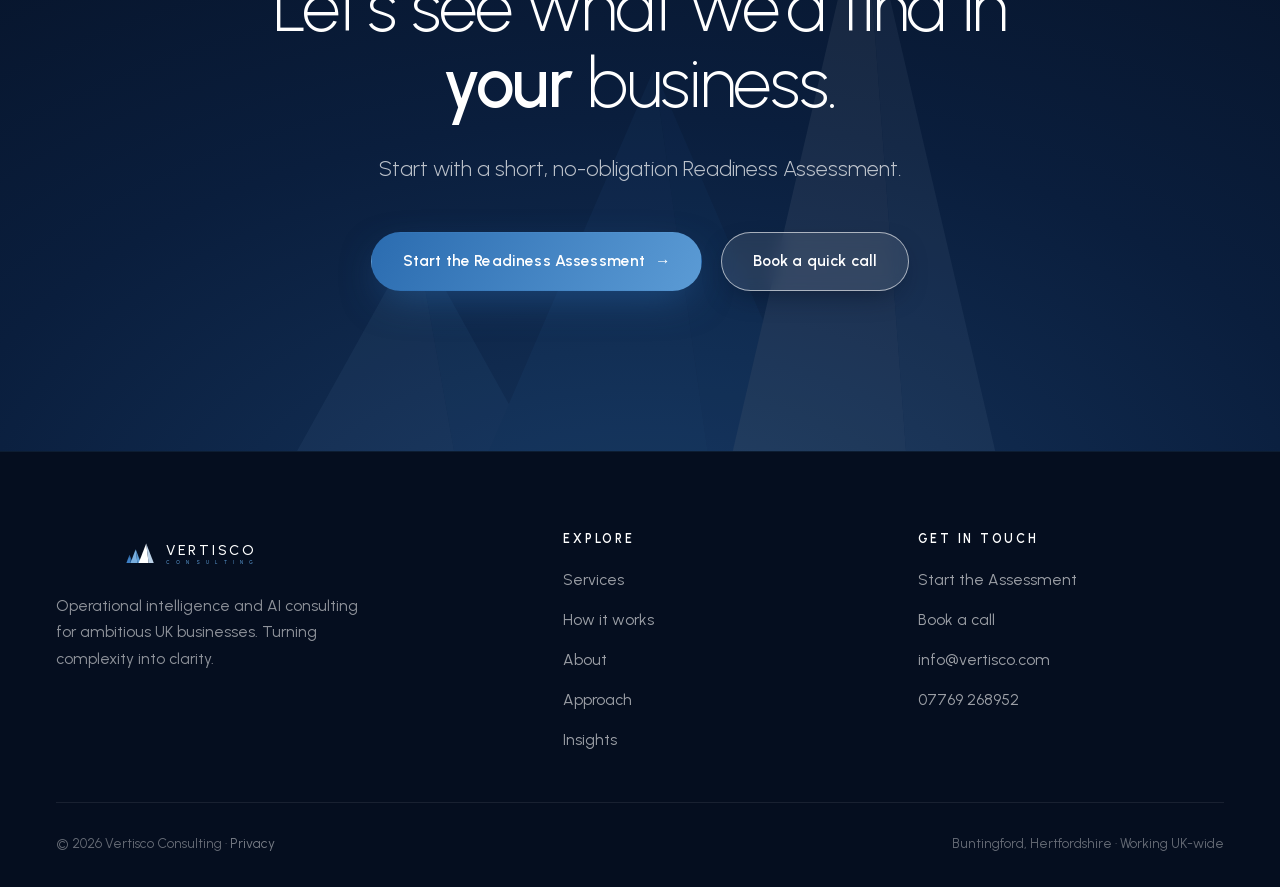
<file: about.html>
<!DOCTYPE html>
<html lang="en-GB">
<head>
<meta charset="utf-8">
<meta name="viewport" content="width=device-width, initial-scale=1">
<title>About Vertisco | Operational Intelligence &amp; AI Consulting</title>
<meta name="description" content="Two decades inside large multinationals in energy trading and shipping — now bringing that rigour to ambitious UK SMEs.">
<link rel="canonical" href="https://vertisco.com/about.html">
<meta name="robots" content="index,follow">

<!-- Open Graph / social -->
<meta property="og:type" content="profile">
<meta property="og:site_name" content="Vertisco Consulting">
<meta property="og:title" content="About Vertisco">
<meta property="og:description" content="Two decades inside the world's most complex operations, now applied to ambitious UK SMEs.">
<meta property="og:url" content="https://vertisco.com/about.html">
<meta property="og:image" content="https://vertisco.com/og-image.png">
<meta name="twitter:card" content="summary_large_image">

<link rel="icon" type="image/svg+xml" href="Vertisco_Ascent_Icon_Dark.svg">
<link rel="preload" href="urbanist-latin.woff2" as="font" type="font/woff2" crossorigin>
<link rel="stylesheet" href="style.css?v=6">
<script type="application/ld+json">
{
  "@context":"https://schema.org","@type":"ProfessionalService","name":"Vertisco Consulting","url":"https://vertisco.com/",
  "knowsAbout":["Operational intelligence","Business process improvement","AI automation","Business analysis","Systems integration"],
  "email":"info@vertisco.com","telephone":"+44-7769-268952"
}
</script>
<!-- Google tag (gtag.js) -->
<script async src="https://www.googletagmanager.com/gtag/js?id=G-7DYDHD1P7Y"></script>
<script>window.dataLayer=window.dataLayer||[];function gtag(){dataLayer.push(arguments);}gtag('js',new Date());gtag('config','G-7DYDHD1P7Y');</script>
</head>
<body>
<a class="skip" href="#main">Skip to content</a>
<header class="site-header" id="hdr">
  <div class="wrap nav">
    <a class="brand" href="index.html" aria-label="Vertisco Consulting — home">
      <svg viewBox="0 20 360 56" width="290" height="39" xmlns="http://www.w3.org/2000/svg" role="img" aria-label="Vertisco Consulting">
        <g transform="translate(4,16)">
          <polygon class="tri" points="1.6,52 8.5,34 10.7,52" fill="#3D7FC4"/>
          <polygon class="tri" points="8.5,34 15.5,52 10.7,52" fill="#2B6CB0"/>
          <polygon class="tri" points="10.5,52 22,22 25.7,52" fill="#79AEDE"/>
          <polygon class="tri" points="22,22 33.5,52 25.7,52" fill="#5B9BD5"/>
          <polygon class="tri" points="28.5,52 45,9 50.3,52" fill="#FFFFFF"/>
          <polygon class="tri" points="45,9 61.6,52 50.3,52" fill="#BCD2E8"/>
        </g>
        <text x="92" y="50" font-family="Urbanist,sans-serif" font-size="31" font-weight="500" letter-spacing="6" fill="#FFFFFF">VERTISCO</text>
        <text x="92" y="69" font-family="Urbanist,sans-serif" font-size="10.5" font-weight="500" letter-spacing="13.76" fill="#5B9BD5">CONSULTING</text>
      </svg>
    </a>
    <nav class="nav-cta" aria-label="Primary">
      <ul class="nav-links" id="navlinks">
        <li><a href="services.html">Services</a></li>
        <li><a href="how-it-works.html">How it works</a></li>
        <li><a href="about.html" aria-current="page">About</a></li>
        <li><a href="approach.html">Approach</a></li>
        <li><a href="insights.html">Insights</a></li>
        <li><a href="contact.html">Contact</a></li>
        <li class="menu-cta"><a class="btn btn-primary btn-sm" href="start-here.html">Start the Assessment</a></li>
      </ul>
      <a class="btn btn-light btn-sm" href="start-here.html">Start the Assessment</a>
      <button class="nav-toggle" id="navToggle" aria-label="Open menu" aria-expanded="false" aria-controls="navlinks"><span></span><span></span><span></span></button>
    </nav>
  </div>
</header>
<main id="main">
  <section class="page-head">
    <div class="aurora" aria-hidden="true"><div class="a1"></div><div class="a2"></div><div class="a3"></div></div>
    <svg class="hero-mark" viewBox="0 0 640 520" aria-hidden="true" focusable="false">
      <g class="m-tri m1">
        <polygon points="60,520 160,340 192,520" fill="#3D7FC4" opacity=".32"/>
        <polygon points="160,340 260,520 192,520" fill="#2B6CB0" opacity=".26"/>
      </g>
      <g class="m-tri m2">
        <polygon points="200,520 330,220 372,520" fill="#79AEDE" opacity=".32"/>
        <polygon points="330,220 460,520 372,520" fill="#5B9BD5" opacity=".26"/>
      </g>
      <g class="m-tri m3">
        <polygon points="380,520 480,90 512,520" fill="#FFFFFF" opacity=".26"/>
        <polygon points="480,90 580,520 512,520" fill="#BCD2E8" opacity=".18"/>
      </g>
      <path class="edge" d="M380,520 L480,90 L580,520"/>
      <path class="edge" d="M480,90 L512,520" opacity=".5"/>
      <circle class="summit" cx="480" cy="86" r="4" fill="#fff"/>
      <circle class="summit" cx="480" cy="86" r="10" fill="none" stroke="rgba(255,255,255,.4)" stroke-width="1"/>
    </svg>
    <div class="wrap">
      <span class="kicker">About Vertisco</span>
      <h1 class="fade-1">The whole picture — seen by someone who's <span class="grad">done it before.</span></h1>
      <p class="lede fade-2">Vertisco is an operational intelligence and AI consulting practice built for ambitious, owner-led businesses.</p>
    </div>
  </section>

  <!-- Story -->
  <section class="panel panel-light">
    <span class="sec-no" aria-hidden="true">01</span>
    <div class="wrap">
      <span class="eyebrow rv">The story</span>
      <p class="wedge-quote rv rv-d1">Twenty years of seeing the <em>whole picture.</em></p>
      <div class="wedge-body rv rv-d2">
        <p>For over two decades, we worked inside large multinationals in the energy trading and shipping sectors. These are environments where operations are intricate, the stakes are high, and a single inefficiency has a number attached to it.</p>
        <p>In those roles, we developed a particular skill: the ability to look at a business end-to-end — to step back, see the whole picture, find where the friction lives, and deliver technology-led solutions that make a real, measurable difference.</p>
        <p>Vertisco brings that same capability, and the same rigour, to ambitious independent businesses. Because the problems a fast-growing company faces aren't so different from those of a global trading operation. The systems haven't kept up. The processes are holding things back. Nobody's had the time, or the outside perspective, to fix it properly.</p>
        <p>More recently, we've designed and built enterprise-wide systems — complete, AI-powered platforms that replace fragmented tools across an entire operation, end to end.</p>
      </div>
    </div>
  </section>

  <!-- Values -->
  <section class="panel panel-soft">
    <span class="sec-no" aria-hidden="true">02</span>
    <div class="wrap">
      <div class="center rv" style="max-width:46ch;margin:0 auto 3rem">
        <span class="eyebrow" style="justify-content:center">What we believe</span>
        <h2>The principles behind every engagement</h2>
      </div>
      <div class="values">
        <div class="value rv"><h4>Integrity</h4><p>We only take on work we genuinely believe we can deliver well. If we're not the right fit, we'll say so.</p></div>
        <div class="value rv rv-d1"><h4>Impact</h4><p>Tangible, measurable improvement is the only result that counts. We don't produce reports that gather dust.</p></div>
        <div class="value rv rv-d2"><h4>Honesty</h4><p>We tell you what you need to hear, not what you want to hear. Plain speaking, always.</p></div>
        <div class="value rv"><h4>Passion</h4><p>If we're not genuinely excited by the problem, we won't do our best work. We choose our engagements accordingly.</p></div>
        <div class="value rv rv-d1"><h4>Connection</h4><p>We work with people we respect and enjoy working with. The relationship matters as much as the outcome.</p></div>
        <div class="value rv rv-d2"><h4>Clarity</h4><p>We cut through complexity and translate technology into plain language. No jargon. No unnecessary complexity.</p></div>
      </div>
    </div>
  </section>

  <!-- The name -->
  <section class="panel panel-dark">
    <span class="sec-no" aria-hidden="true">03</span>
    <div class="wrap">
      <div class="rv" style="max-width:62ch">
        <span class="eyebrow">The name</span>
        <h2>Why "Vertisco"?</h2>
        <p style="margin-top:1.4rem;font-size:1.12rem;color:rgba(255,255,255,.76)">Vertisco comes from the Latin <em style="color:var(--ice)">vertere</em> — to turn, to transform, to change direction. It reflects what we do: we help businesses turn complexity into clarity. It's not a buzzword or an acronym. It's a name that means something.</p>
      </div>
    </div>
  </section>

  <section class="final-cta">
    <svg class="final-mark" viewBox="0 0 640 520" aria-hidden="true">
      <polygon points="60,520 160,340 192,520" fill="#85B7E2"/>
      <polygon points="160,340 260,520 192,520" fill="#5B9BD5"/>
      <polygon points="200,520 330,220 372,520" fill="#3D7FC4"/>
      <polygon points="330,220 460,520 372,520" fill="#2B6CB0"/>
      <polygon points="380,520 480,90 512,520" fill="#FFFFFF"/>
      <polygon points="480,90 580,520 512,520" fill="#BCD2E8"/>
    </svg>
    <div class="wrap">
      <h2 class="rv">Let's see what we'd find in <em>your</em> business.</h2>
      <p class="lede rv rv-d1">Start with a short, no-obligation Readiness Assessment.</p>
      <div class="cta-actions rv rv-d2">
        <a class="btn btn-primary" href="start-here.html">Start the Readiness Assessment <span class="arrow">→</span></a>
        <a class="btn btn-outline" href="contact.html">Book a quick call</a>
      </div>
    </div>
  </section>
</main>
<footer class="site-footer">
  <div class="wrap">
    <div class="footer-top">
      <div class="footer-brand">
        <svg viewBox="0 0 360 92" width="300" height="40" xmlns="http://www.w3.org/2000/svg" role="img" aria-label="Vertisco Consulting">
          <g transform="translate(4,16)">
            <polygon points="1.6,52 8.5,34 10.7,52" fill="#3D7FC4"/>
            <polygon points="8.5,34 15.5,52 10.7,52" fill="#2B6CB0"/>
            <polygon points="10.5,52 22,22 25.7,52" fill="#79AEDE"/>
            <polygon points="22,22 33.5,52 25.7,52" fill="#5B9BD5"/>
            <polygon points="28.5,52 45,9 50.3,52" fill="#FFFFFF"/>
            <polygon points="45,9 61.6,52 50.3,52" fill="#BCD2E8"/>
          </g>
          <text x="92" y="50" font-family="Urbanist,sans-serif" font-size="31" font-weight="500" letter-spacing="6" fill="#FFFFFF">VERTISCO</text>
          <text x="92" y="69" font-family="Urbanist,sans-serif" font-size="10.5" font-weight="500" letter-spacing="13.76" fill="#5B9BD5">CONSULTING</text>
        </svg>
        <p>Operational intelligence and AI consulting for ambitious UK businesses. Turning complexity into clarity.</p>
      </div>
      <div class="footer-col">
        <h4>Explore</h4>
        <ul>
          <li><a href="services.html">Services</a></li>
          <li><a href="how-it-works.html">How it works</a></li>
          <li><a href="about.html">About</a></li>
          <li><a href="approach.html">Approach</a></li>
          <li><a href="insights.html">Insights</a></li>
        </ul>
      </div>
      <div class="footer-col">
        <h4>Get in touch</h4>
        <ul>
          <li><a href="start-here.html">Start the Assessment</a></li>
          <li><a href="contact.html">Book a call</a></li>
          <li><a href="mailto:info@vertisco.com">info@vertisco.com</a></li>
          <li><a href="tel:+447769268952">07769 268952</a></li>
        </ul>
      </div>
    </div>
    <div class="footer-bottom">
      <span>© 2026 Vertisco Consulting · <a href="privacy.html">Privacy</a></span>
      <span>Buntingford, Hertfordshire · Working UK-wide</span>
    </div>
  </div>
</footer>
<script>
(function(){
  var h=document.getElementById('hdr');
  if(h){addEventListener('scroll',function(){h.classList.toggle('solid',scrollY>40)},{passive:true});h.classList.toggle('solid',scrollY>40);}
  var t=document.getElementById('navToggle'),n=document.getElementById('navlinks');
  if(t&&n){t.addEventListener('click',function(){
    var o=n.classList.toggle('open');t.classList.toggle('open',o);document.body.classList.toggle('no-scroll',o);
    t.setAttribute('aria-expanded',o);t.setAttribute('aria-label',o?'Close menu':'Open menu');});}
  if('IntersectionObserver' in window){
    var io=new IntersectionObserver(function(es){
      es.forEach(function(e){if(e.isIntersecting){e.target.classList.add('in');io.unobserve(e.target);}});
    },{threshold:.12,rootMargin:'0px 0px -60px 0px'});
    document.querySelectorAll('.rv').forEach(function(el){io.observe(el)});
  } else { document.querySelectorAll('.rv').forEach(function(el){el.classList.add('in')}); }
})();
</script>
</body>
</html>
</file>
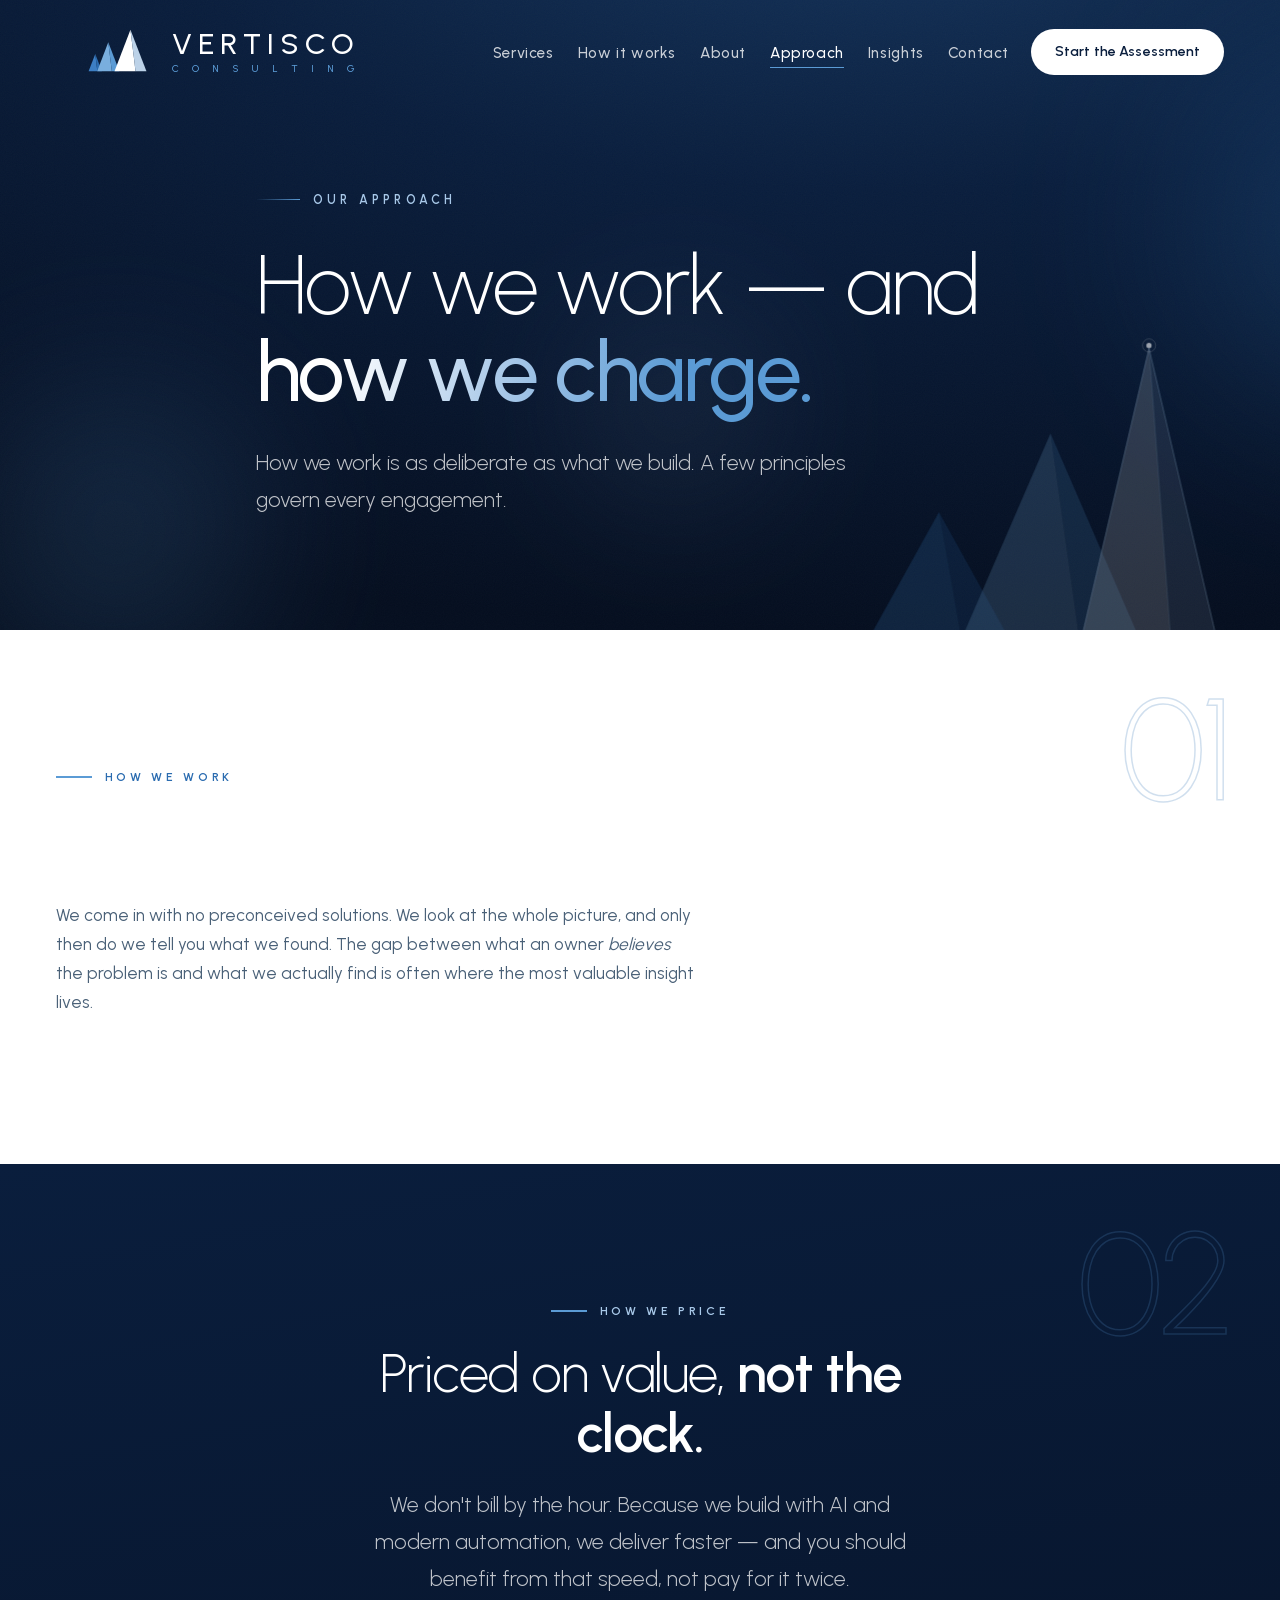
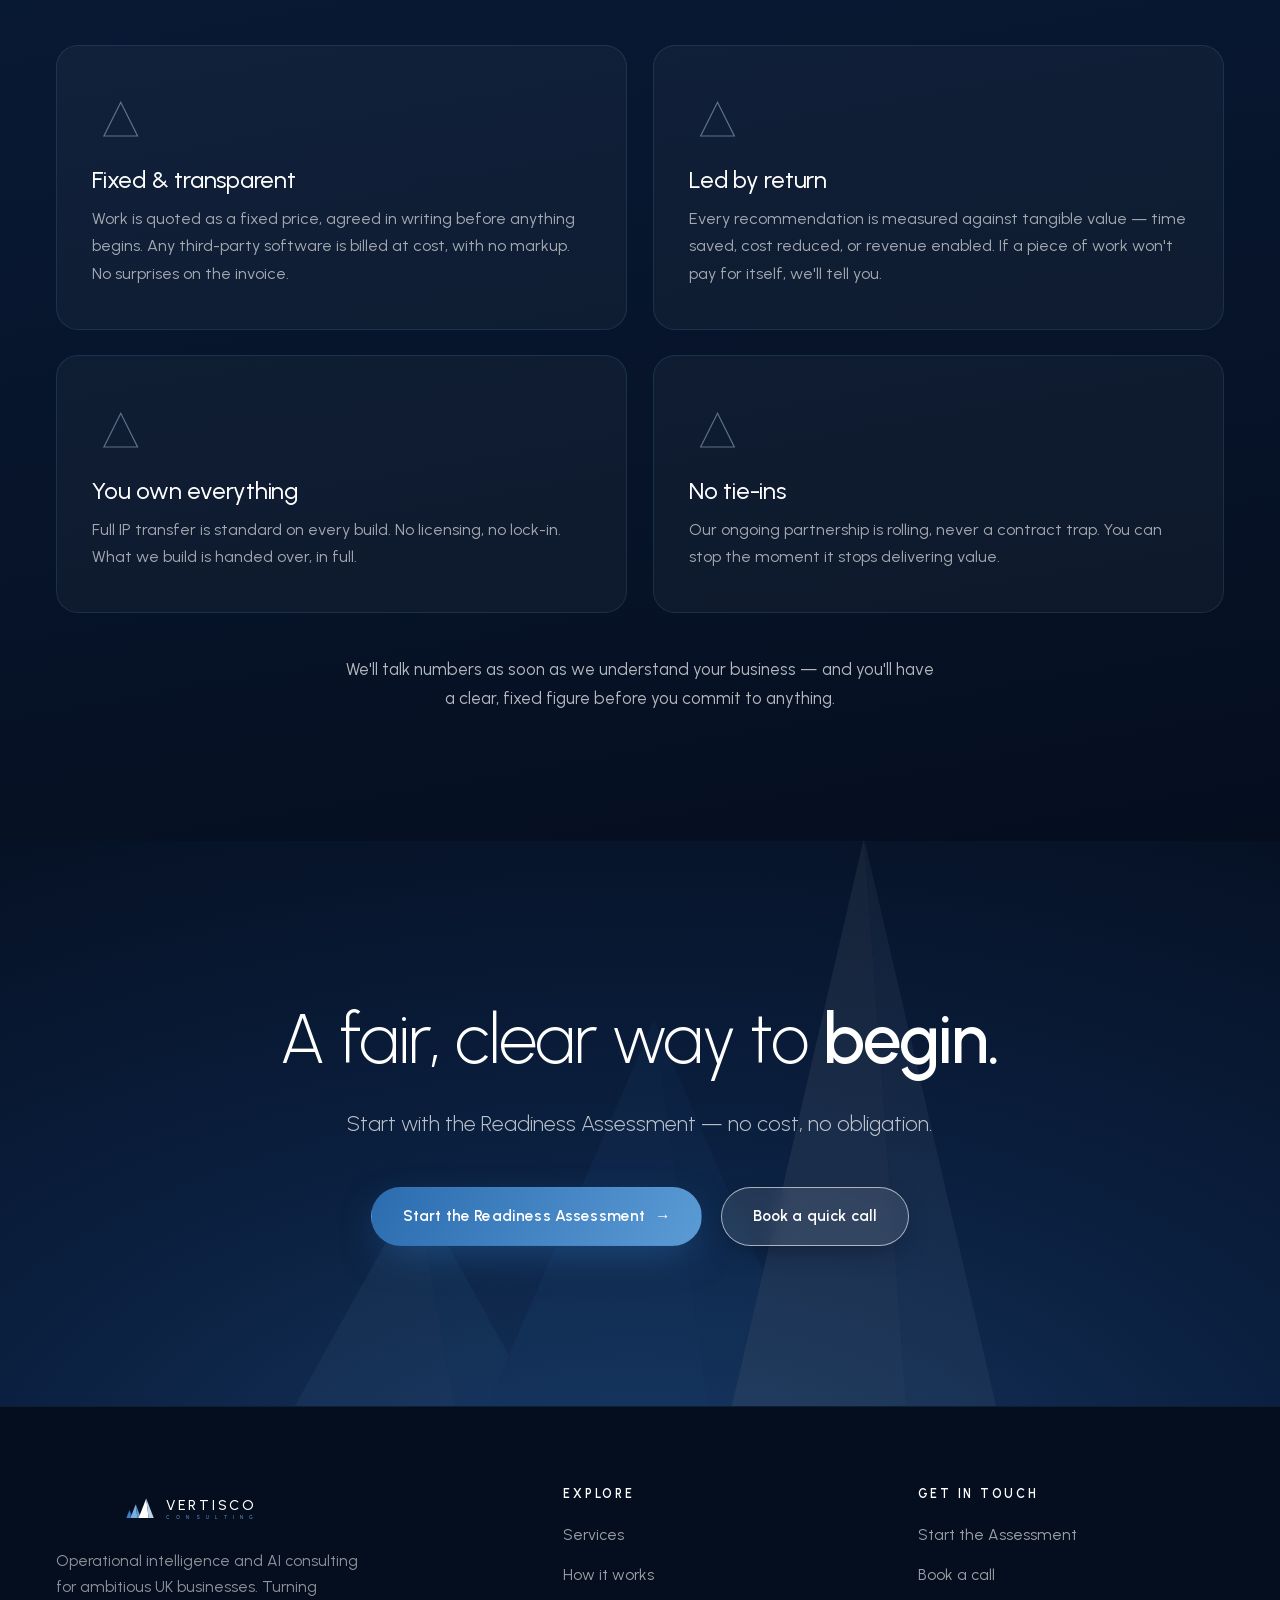
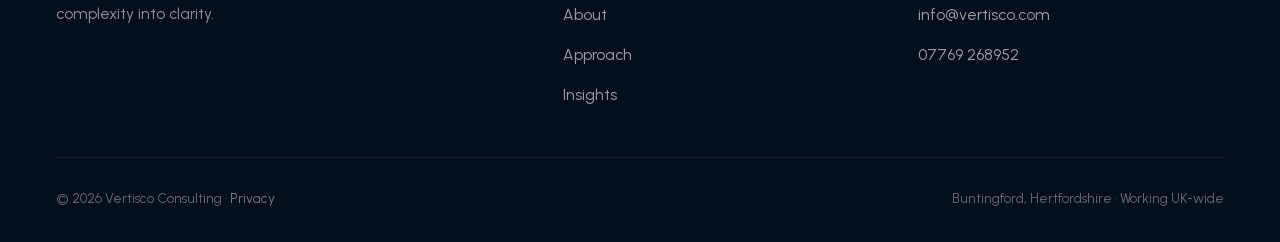
<file: approach.html>
<!DOCTYPE html>
<html lang="en-GB">
<head>
<meta charset="utf-8">
<meta name="viewport" content="width=device-width, initial-scale=1">
<title>Our Approach | Priced on Value, Built to Last — Vertisco</title>
<meta name="description" content="Fixed prices agreed up front, full IP ownership, no lock-in. How Vertisco works, and the principles behind every engagement.">
<link rel="canonical" href="https://vertisco.com/approach.html">
<meta name="robots" content="index,follow">

<!-- Open Graph / social -->
<meta property="og:type" content="website">
<meta property="og:site_name" content="Vertisco Consulting">
<meta property="og:title" content="Our Approach — Vertisco Consulting">
<meta property="og:description" content="Priced on value, not the clock. Fixed up front, full ownership, no lock-in.">
<meta property="og:url" content="https://vertisco.com/approach.html">
<meta property="og:image" content="https://vertisco.com/og-image.png">
<meta name="twitter:card" content="summary_large_image">

<link rel="icon" type="image/svg+xml" href="Vertisco_Ascent_Icon_Dark.svg">
<link rel="preload" href="urbanist-latin.woff2" as="font" type="font/woff2" crossorigin>
<link rel="stylesheet" href="style.css?v=6">

<!-- Google tag (gtag.js) -->
<script async src="https://www.googletagmanager.com/gtag/js?id=G-7DYDHD1P7Y"></script>
<script>window.dataLayer=window.dataLayer||[];function gtag(){dataLayer.push(arguments);}gtag('js',new Date());gtag('config','G-7DYDHD1P7Y');</script>
</head>
<body>
<a class="skip" href="#main">Skip to content</a>
<header class="site-header" id="hdr">
  <div class="wrap nav">
    <a class="brand" href="index.html" aria-label="Vertisco Consulting — home">
      <svg viewBox="0 20 360 56" width="290" height="39" xmlns="http://www.w3.org/2000/svg" role="img" aria-label="Vertisco Consulting">
        <g transform="translate(4,16)">
          <polygon class="tri" points="1.6,52 8.5,34 10.7,52" fill="#3D7FC4"/>
          <polygon class="tri" points="8.5,34 15.5,52 10.7,52" fill="#2B6CB0"/>
          <polygon class="tri" points="10.5,52 22,22 25.7,52" fill="#79AEDE"/>
          <polygon class="tri" points="22,22 33.5,52 25.7,52" fill="#5B9BD5"/>
          <polygon class="tri" points="28.5,52 45,9 50.3,52" fill="#FFFFFF"/>
          <polygon class="tri" points="45,9 61.6,52 50.3,52" fill="#BCD2E8"/>
        </g>
        <text x="92" y="50" font-family="Urbanist,sans-serif" font-size="31" font-weight="500" letter-spacing="6" fill="#FFFFFF">VERTISCO</text>
        <text x="92" y="69" font-family="Urbanist,sans-serif" font-size="10.5" font-weight="500" letter-spacing="13.76" fill="#5B9BD5">CONSULTING</text>
      </svg>
    </a>
    <nav class="nav-cta" aria-label="Primary">
      <ul class="nav-links" id="navlinks">
        <li><a href="services.html">Services</a></li>
        <li><a href="how-it-works.html">How it works</a></li>
        <li><a href="about.html">About</a></li>
        <li><a href="approach.html" aria-current="page">Approach</a></li>
        <li><a href="insights.html">Insights</a></li>
        <li><a href="contact.html">Contact</a></li>
        <li class="menu-cta"><a class="btn btn-primary btn-sm" href="start-here.html">Start the Assessment</a></li>
      </ul>
      <a class="btn btn-light btn-sm" href="start-here.html">Start the Assessment</a>
      <button class="nav-toggle" id="navToggle" aria-label="Open menu" aria-expanded="false" aria-controls="navlinks"><span></span><span></span><span></span></button>
    </nav>
  </div>
</header>
<main id="main">
  <section class="page-head">
    <div class="aurora" aria-hidden="true"><div class="a1"></div><div class="a2"></div><div class="a3"></div></div>
    <svg class="hero-mark" viewBox="0 0 640 520" aria-hidden="true" focusable="false">
      <g class="m-tri m1">
        <polygon points="60,520 160,340 192,520" fill="#3D7FC4" opacity=".32"/>
        <polygon points="160,340 260,520 192,520" fill="#2B6CB0" opacity=".26"/>
      </g>
      <g class="m-tri m2">
        <polygon points="200,520 330,220 372,520" fill="#79AEDE" opacity=".32"/>
        <polygon points="330,220 460,520 372,520" fill="#5B9BD5" opacity=".26"/>
      </g>
      <g class="m-tri m3">
        <polygon points="380,520 480,90 512,520" fill="#FFFFFF" opacity=".26"/>
        <polygon points="480,90 580,520 512,520" fill="#BCD2E8" opacity=".18"/>
      </g>
      <path class="edge" d="M380,520 L480,90 L580,520"/>
      <path class="edge" d="M480,90 L512,520" opacity=".5"/>
      <circle class="summit" cx="480" cy="86" r="4" fill="#fff"/>
      <circle class="summit" cx="480" cy="86" r="10" fill="none" stroke="rgba(255,255,255,.4)" stroke-width="1"/>
    </svg>
    <div class="wrap">
      <span class="kicker">Our approach</span>
      <h1 class="fade-1">How we work — and <span class="grad">how we charge.</span></h1>
      <p class="lede fade-2">How we work is as deliberate as what we build. A few principles govern every engagement.</p>
    </div>
  </section>

  <!-- Understand first -->
  <section class="panel panel-light">
    <span class="sec-no" aria-hidden="true">01</span>
    <div class="wrap">
      <span class="eyebrow rv">How we work</span>
      <p class="wedge-quote rv rv-d1">Understand before <em>recommending.</em></p>
      <div class="wedge-body rv rv-d2">
        <p>We come in with no preconceived solutions. We look at the whole picture, and only then do we tell you what we found. The gap between what an owner <em>believes</em> the problem is and what we actually find is often where the most valuable insight lives.</p>
      </div>
    </div>
  </section>

  <!-- Pricing principles -->
  <section class="panel panel-dark">
    <span class="sec-no" aria-hidden="true">02</span>
    <div class="wrap">
      <div class="center rv" style="max-width:52ch;margin:0 auto 3rem">
        <span class="eyebrow" style="justify-content:center">How we price</span>
        <h2>Priced on value, <strong>not the clock.</strong></h2>
        <p class="lede" style="margin:1.4rem auto 0">We don't bill by the hour. Because we build with AI and modern automation, we deliver faster — and you should benefit from that speed, not pay for it twice.</p>
      </div>
      <div class="journey" style="grid-template-columns:repeat(2,1fr)">
        <div class="stage rv"><span class="st-no">▲</span><h3>Fixed &amp; transparent</h3><p>Work is quoted as a fixed price, agreed in writing before anything begins. Any third-party software is billed at cost, with no markup. No surprises on the invoice.</p></div>
        <div class="stage rv rv-d1"><span class="st-no">▲</span><h3>Led by return</h3><p>Every recommendation is measured against tangible value — time saved, cost reduced, or revenue enabled. If a piece of work won't pay for itself, we'll tell you.</p></div>
        <div class="stage rv"><span class="st-no">▲</span><h3>You own everything</h3><p>Full IP transfer is standard on every build. No licensing, no lock-in. What we build is handed over, in full.</p></div>
        <div class="stage rv rv-d1"><span class="st-no">▲</span><h3>No tie-ins</h3><p>Our ongoing partnership is rolling, never a contract trap. You can stop the moment it stops delivering value.</p></div>
      </div>
      <p class="center rv" style="margin-top:2.6rem;max-width:54ch;margin-left:auto;margin-right:auto;color:rgba(255,255,255,.7)">We'll talk numbers as soon as we understand your business — and you'll have a clear, fixed figure before you commit to anything.</p>
    </div>
  </section>

  <section class="final-cta">
    <svg class="final-mark" viewBox="0 0 640 520" aria-hidden="true">
      <polygon points="60,520 160,340 192,520" fill="#85B7E2"/>
      <polygon points="160,340 260,520 192,520" fill="#5B9BD5"/>
      <polygon points="200,520 330,220 372,520" fill="#3D7FC4"/>
      <polygon points="330,220 460,520 372,520" fill="#2B6CB0"/>
      <polygon points="380,520 480,90 512,520" fill="#FFFFFF"/>
      <polygon points="480,90 580,520 512,520" fill="#BCD2E8"/>
    </svg>
    <div class="wrap">
      <h2 class="rv">A fair, clear way to <em>begin.</em></h2>
      <p class="lede rv rv-d1">Start with the Readiness Assessment — no cost, no obligation.</p>
      <div class="cta-actions rv rv-d2">
        <a class="btn btn-primary" href="start-here.html">Start the Readiness Assessment <span class="arrow">→</span></a>
        <a class="btn btn-outline" href="contact.html">Book a quick call</a>
      </div>
    </div>
  </section>
</main>
<footer class="site-footer">
  <div class="wrap">
    <div class="footer-top">
      <div class="footer-brand">
        <svg viewBox="0 0 360 92" width="300" height="40" xmlns="http://www.w3.org/2000/svg" role="img" aria-label="Vertisco Consulting">
          <g transform="translate(4,16)">
            <polygon points="1.6,52 8.5,34 10.7,52" fill="#3D7FC4"/>
            <polygon points="8.5,34 15.5,52 10.7,52" fill="#2B6CB0"/>
            <polygon points="10.5,52 22,22 25.7,52" fill="#79AEDE"/>
            <polygon points="22,22 33.5,52 25.7,52" fill="#5B9BD5"/>
            <polygon points="28.5,52 45,9 50.3,52" fill="#FFFFFF"/>
            <polygon points="45,9 61.6,52 50.3,52" fill="#BCD2E8"/>
          </g>
          <text x="92" y="50" font-family="Urbanist,sans-serif" font-size="31" font-weight="500" letter-spacing="6" fill="#FFFFFF">VERTISCO</text>
          <text x="92" y="69" font-family="Urbanist,sans-serif" font-size="10.5" font-weight="500" letter-spacing="13.76" fill="#5B9BD5">CONSULTING</text>
        </svg>
        <p>Operational intelligence and AI consulting for ambitious UK businesses. Turning complexity into clarity.</p>
      </div>
      <div class="footer-col">
        <h4>Explore</h4>
        <ul>
          <li><a href="services.html">Services</a></li>
          <li><a href="how-it-works.html">How it works</a></li>
          <li><a href="about.html">About</a></li>
          <li><a href="approach.html">Approach</a></li>
          <li><a href="insights.html">Insights</a></li>
        </ul>
      </div>
      <div class="footer-col">
        <h4>Get in touch</h4>
        <ul>
          <li><a href="start-here.html">Start the Assessment</a></li>
          <li><a href="contact.html">Book a call</a></li>
          <li><a href="mailto:info@vertisco.com">info@vertisco.com</a></li>
          <li><a href="tel:+447769268952">07769 268952</a></li>
        </ul>
      </div>
    </div>
    <div class="footer-bottom">
      <span>© 2026 Vertisco Consulting · <a href="privacy.html">Privacy</a></span>
      <span>Buntingford, Hertfordshire · Working UK-wide</span>
    </div>
  </div>
</footer>
<script>
(function(){
  var h=document.getElementById('hdr');
  if(h){addEventListener('scroll',function(){h.classList.toggle('solid',scrollY>40)},{passive:true});h.classList.toggle('solid',scrollY>40);}
  var t=document.getElementById('navToggle'),n=document.getElementById('navlinks');
  if(t&&n){t.addEventListener('click',function(){
    var o=n.classList.toggle('open');t.classList.toggle('open',o);document.body.classList.toggle('no-scroll',o);
    t.setAttribute('aria-expanded',o);t.setAttribute('aria-label',o?'Close menu':'Open menu');});}
  if('IntersectionObserver' in window){
    var io=new IntersectionObserver(function(es){
      es.forEach(function(e){if(e.isIntersecting){e.target.classList.add('in');io.unobserve(e.target);}});
    },{threshold:.12,rootMargin:'0px 0px -60px 0px'});
    document.querySelectorAll('.rv').forEach(function(el){io.observe(el)});
  } else { document.querySelectorAll('.rv').forEach(function(el){el.classList.add('in')}); }
})();
</script>
</body>
</html>
</file>
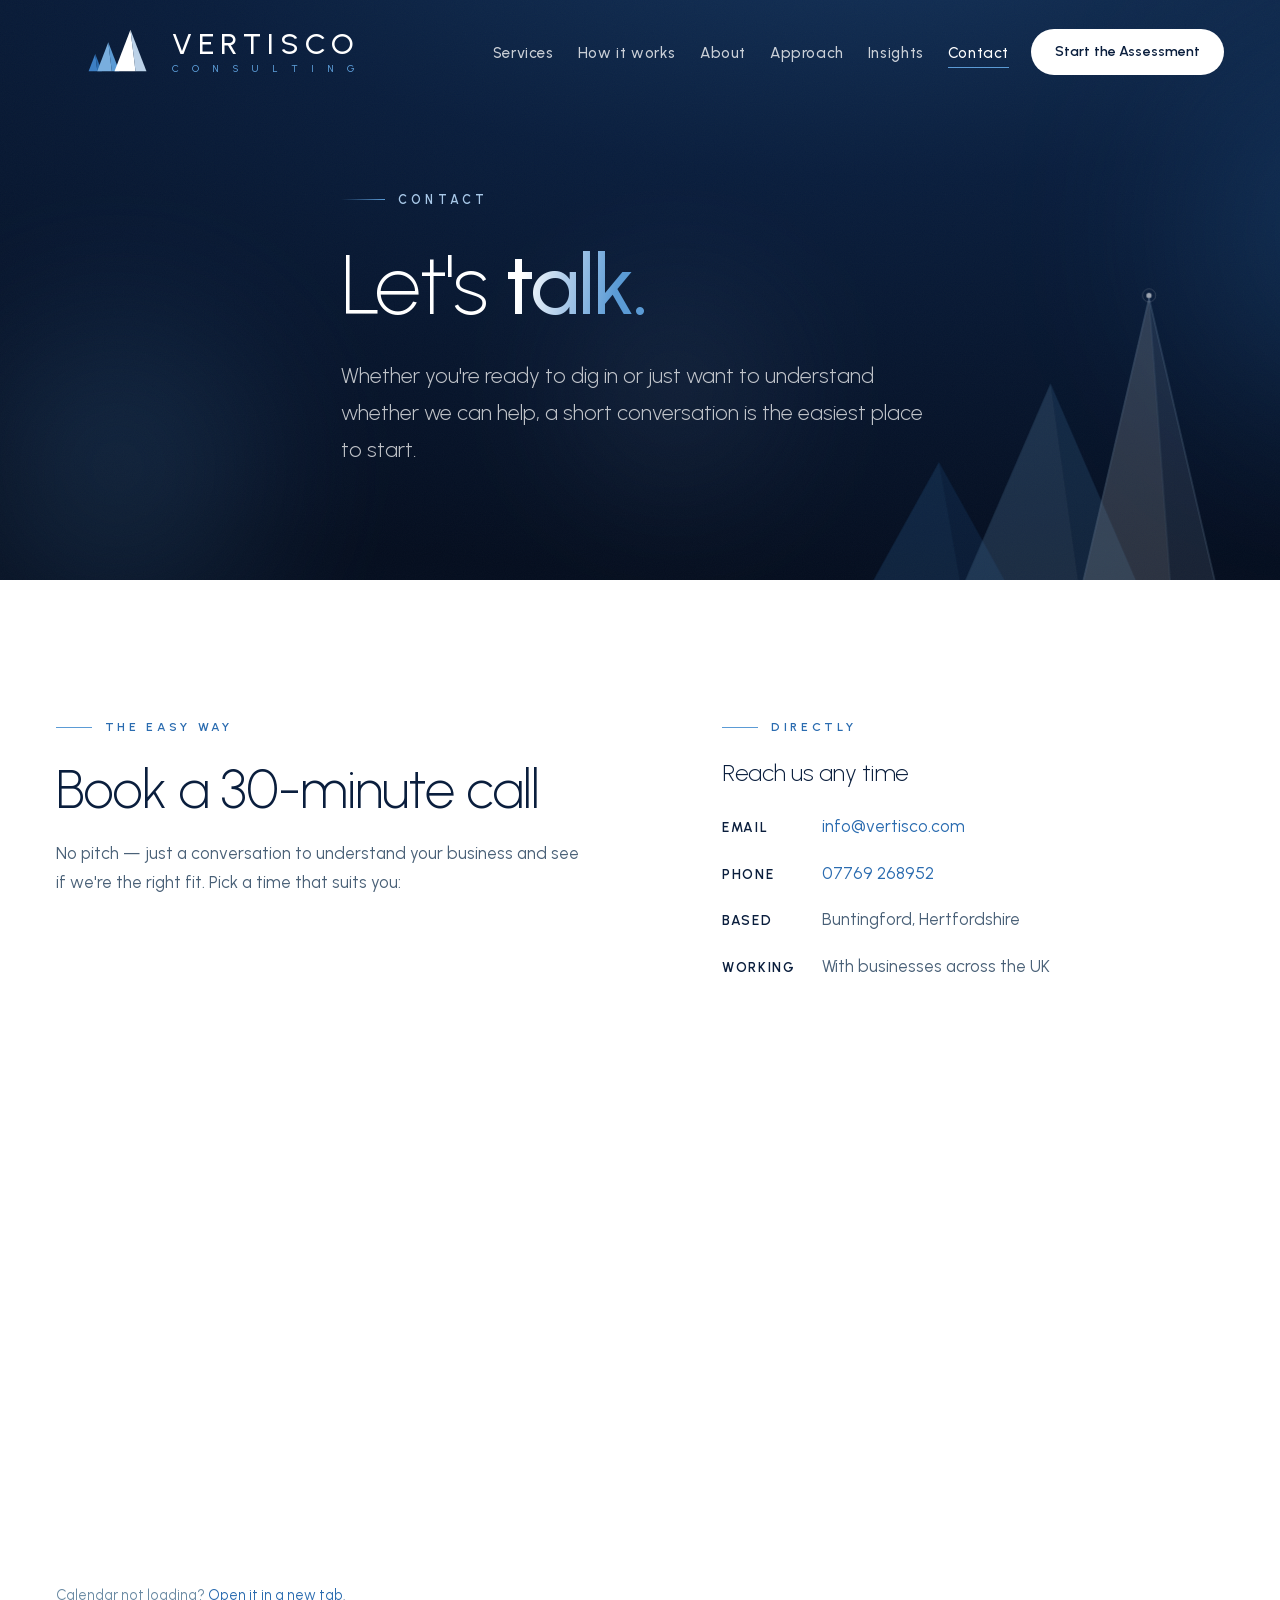
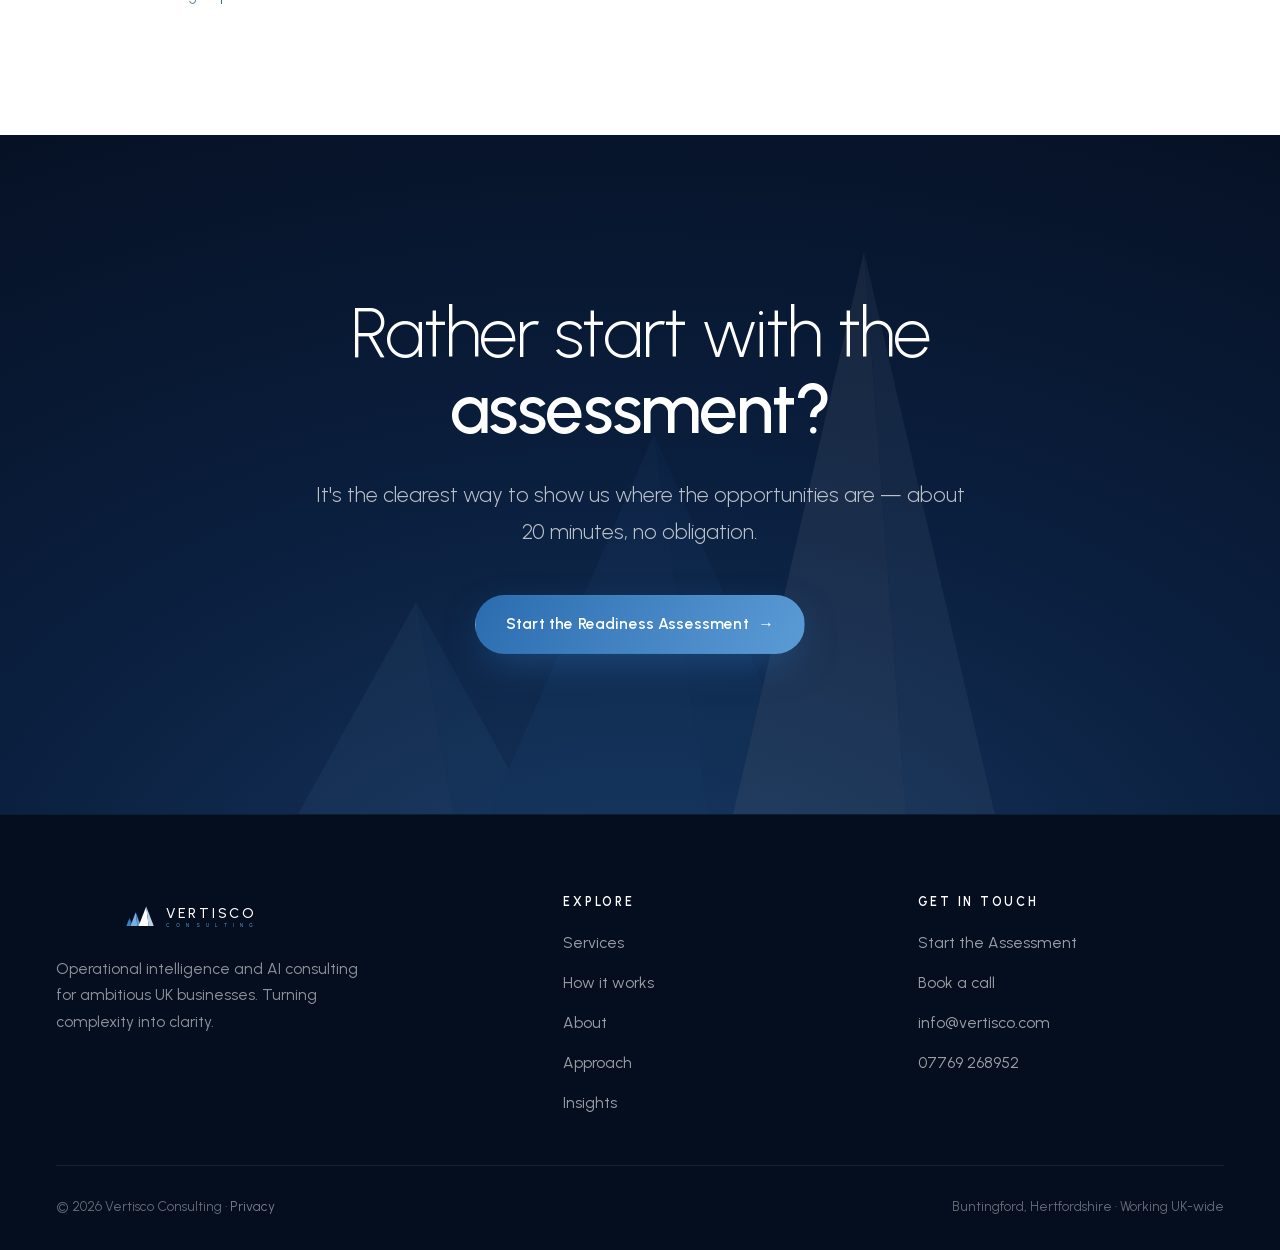
<file: contact.html>
<!DOCTYPE html>
<html lang="en-GB">
<head>
<meta charset="utf-8">
<meta name="viewport" content="width=device-width, initial-scale=1">
<title>Contact | Book a Call with Vertisco Consulting</title>
<meta name="description" content="Talk to us about your business. Book a free 30-minute call, or reach us by email or phone. Working with businesses across the UK.">
<link rel="canonical" href="https://vertisco.com/contact.html">
<meta name="robots" content="index,follow">

<!-- Open Graph / social -->
<meta property="og:type" content="website">
<meta property="og:site_name" content="Vertisco Consulting">
<meta property="og:title" content="Contact — Vertisco Consulting">
<meta property="og:description" content="Book a free 30-minute call, or reach us by email or phone. UK-wide.">
<meta property="og:url" content="https://vertisco.com/contact.html">
<meta property="og:image" content="https://vertisco.com/og-image.png">
<meta name="twitter:card" content="summary_large_image">

<link rel="icon" type="image/svg+xml" href="Vertisco_Ascent_Icon_Dark.svg">
<link rel="preload" href="urbanist-latin.woff2" as="font" type="font/woff2" crossorigin>
<link rel="stylesheet" href="style.css?v=6">

<!-- Google tag (gtag.js) -->
<script async src="https://www.googletagmanager.com/gtag/js?id=G-7DYDHD1P7Y"></script>
<script>window.dataLayer=window.dataLayer||[];function gtag(){dataLayer.push(arguments);}gtag('js',new Date());gtag('config','G-7DYDHD1P7Y');</script>
</head>
<body>
<a class="skip" href="#main">Skip to content</a>
<header class="site-header" id="hdr">
  <div class="wrap nav">
    <a class="brand" href="index.html" aria-label="Vertisco Consulting — home">
      <svg viewBox="0 20 360 56" width="290" height="39" xmlns="http://www.w3.org/2000/svg" role="img" aria-label="Vertisco Consulting">
        <g transform="translate(4,16)">
          <polygon class="tri" points="1.6,52 8.5,34 10.7,52" fill="#3D7FC4"/>
          <polygon class="tri" points="8.5,34 15.5,52 10.7,52" fill="#2B6CB0"/>
          <polygon class="tri" points="10.5,52 22,22 25.7,52" fill="#79AEDE"/>
          <polygon class="tri" points="22,22 33.5,52 25.7,52" fill="#5B9BD5"/>
          <polygon class="tri" points="28.5,52 45,9 50.3,52" fill="#FFFFFF"/>
          <polygon class="tri" points="45,9 61.6,52 50.3,52" fill="#BCD2E8"/>
        </g>
        <text x="92" y="50" font-family="Urbanist,sans-serif" font-size="31" font-weight="500" letter-spacing="6" fill="#FFFFFF">VERTISCO</text>
        <text x="92" y="69" font-family="Urbanist,sans-serif" font-size="10.5" font-weight="500" letter-spacing="13.76" fill="#5B9BD5">CONSULTING</text>
      </svg>
    </a>
    <nav class="nav-cta" aria-label="Primary">
      <ul class="nav-links" id="navlinks">
        <li><a href="services.html">Services</a></li>
        <li><a href="how-it-works.html">How it works</a></li>
        <li><a href="about.html">About</a></li>
        <li><a href="approach.html">Approach</a></li>
        <li><a href="insights.html">Insights</a></li>
        <li><a href="contact.html" aria-current="page">Contact</a></li>
        <li class="menu-cta"><a class="btn btn-primary btn-sm" href="start-here.html">Start the Assessment</a></li>
      </ul>
      <a class="btn btn-light btn-sm" href="start-here.html">Start the Assessment</a>
      <button class="nav-toggle" id="navToggle" aria-label="Open menu" aria-expanded="false" aria-controls="navlinks"><span></span><span></span><span></span></button>
    </nav>
  </div>
</header>
<main id="main">
  <section class="page-head">
    <div class="aurora" aria-hidden="true"><div class="a1"></div><div class="a2"></div><div class="a3"></div></div>
    <svg class="hero-mark" viewBox="0 0 640 520" aria-hidden="true" focusable="false">
      <g class="m-tri m1">
        <polygon points="60,520 160,340 192,520" fill="#3D7FC4" opacity=".32"/>
        <polygon points="160,340 260,520 192,520" fill="#2B6CB0" opacity=".26"/>
      </g>
      <g class="m-tri m2">
        <polygon points="200,520 330,220 372,520" fill="#79AEDE" opacity=".32"/>
        <polygon points="330,220 460,520 372,520" fill="#5B9BD5" opacity=".26"/>
      </g>
      <g class="m-tri m3">
        <polygon points="380,520 480,90 512,520" fill="#FFFFFF" opacity=".26"/>
        <polygon points="480,90 580,520 512,520" fill="#BCD2E8" opacity=".18"/>
      </g>
      <path class="edge" d="M380,520 L480,90 L580,520"/>
      <path class="edge" d="M480,90 L512,520" opacity=".5"/>
      <circle class="summit" cx="480" cy="86" r="4" fill="#fff"/>
      <circle class="summit" cx="480" cy="86" r="10" fill="none" stroke="rgba(255,255,255,.4)" stroke-width="1"/>
    </svg>
    <div class="wrap">
      <span class="kicker">Contact</span>
      <h1 class="fade-1">Let's <span class="grad">talk.</span></h1>
      <p class="lede fade-2">Whether you're ready to dig in or just want to understand whether we can help, a short conversation is the easiest place to start.</p>
    </div>
  </section>

  <section class="panel panel-light">
    <div class="wrap">
      <div class="contact-grid">
        <div class="rv">
          <span class="eyebrow">The easy way</span>
          <h2>Book a 30-minute call</h2>
          <p style="margin-top:1.2rem;max-width:48ch">No pitch — just a conversation to understand your business and see if we're the right fit. Pick a time that suits you:</p>
          <div class="calendly-inline-widget" data-url="https://calendly.com/ben-vertisco/30min?hide_gdpr_banner=1&amp;background_color=ffffff&amp;text_color=0a1e3d&amp;primary_color=2b6cb0" style="min-width:300px;height:660px;margin-top:1rem"></div>
          <script src="https://assets.calendly.com/assets/external/widget.js" async></script>
          <p style="margin-top:.6rem;font-size:.9rem;color:var(--slate)">Calendar not loading? <a href="https://calendly.com/ben-vertisco/30min" target="_blank" rel="noopener">Open it in a new tab</a>.</p>
        </div>
        <div class="rv rv-d1">
          <span class="eyebrow">Directly</span>
          <h2 style="font-size:1.5rem">Reach us any time</h2>
          <ul class="contact-list">
            <li><span class="label">Email</span><a href="mailto:info@vertisco.com">info@vertisco.com</a></li>
            <li><span class="label">Phone</span><a href="tel:+447769268952">07769 268952</a></li>
            <li><span class="label">Based</span><span>Buntingford, Hertfordshire</span></li>
            <li><span class="label">Working</span><span>With businesses across the UK</span></li>
          </ul>
        </div>
      </div>
    </div>
  </section>

  <section class="final-cta">
    <svg class="final-mark" viewBox="0 0 640 520" aria-hidden="true">
      <polygon points="60,520 160,340 192,520" fill="#85B7E2"/>
      <polygon points="160,340 260,520 192,520" fill="#5B9BD5"/>
      <polygon points="200,520 330,220 372,520" fill="#3D7FC4"/>
      <polygon points="330,220 460,520 372,520" fill="#2B6CB0"/>
      <polygon points="380,520 480,90 512,520" fill="#FFFFFF"/>
      <polygon points="480,90 580,520 512,520" fill="#BCD2E8"/>
    </svg>
    <div class="wrap">
      <h2 class="rv">Rather start with the <em>assessment?</em></h2>
      <p class="lede rv rv-d1">It's the clearest way to show us where the opportunities are — about 20 minutes, no obligation.</p>
      <div class="cta-actions rv rv-d2">
        <a class="btn btn-primary" href="start-here.html">Start the Readiness Assessment <span class="arrow">→</span></a>
      </div>
    </div>
  </section>
</main>
<footer class="site-footer">
  <div class="wrap">
    <div class="footer-top">
      <div class="footer-brand">
        <svg viewBox="0 0 360 92" width="300" height="40" xmlns="http://www.w3.org/2000/svg" role="img" aria-label="Vertisco Consulting">
          <g transform="translate(4,16)">
            <polygon points="1.6,52 8.5,34 10.7,52" fill="#3D7FC4"/>
            <polygon points="8.5,34 15.5,52 10.7,52" fill="#2B6CB0"/>
            <polygon points="10.5,52 22,22 25.7,52" fill="#79AEDE"/>
            <polygon points="22,22 33.5,52 25.7,52" fill="#5B9BD5"/>
            <polygon points="28.5,52 45,9 50.3,52" fill="#FFFFFF"/>
            <polygon points="45,9 61.6,52 50.3,52" fill="#BCD2E8"/>
          </g>
          <text x="92" y="50" font-family="Urbanist,sans-serif" font-size="31" font-weight="500" letter-spacing="6" fill="#FFFFFF">VERTISCO</text>
          <text x="92" y="69" font-family="Urbanist,sans-serif" font-size="10.5" font-weight="500" letter-spacing="13.76" fill="#5B9BD5">CONSULTING</text>
        </svg>
        <p>Operational intelligence and AI consulting for ambitious UK businesses. Turning complexity into clarity.</p>
      </div>
      <div class="footer-col">
        <h4>Explore</h4>
        <ul>
          <li><a href="services.html">Services</a></li>
          <li><a href="how-it-works.html">How it works</a></li>
          <li><a href="about.html">About</a></li>
          <li><a href="approach.html">Approach</a></li>
          <li><a href="insights.html">Insights</a></li>
        </ul>
      </div>
      <div class="footer-col">
        <h4>Get in touch</h4>
        <ul>
          <li><a href="start-here.html">Start the Assessment</a></li>
          <li><a href="contact.html">Book a call</a></li>
          <li><a href="mailto:info@vertisco.com">info@vertisco.com</a></li>
          <li><a href="tel:+447769268952">07769 268952</a></li>
        </ul>
      </div>
    </div>
    <div class="footer-bottom">
      <span>© 2026 Vertisco Consulting · <a href="privacy.html">Privacy</a></span>
      <span>Buntingford, Hertfordshire · Working UK-wide</span>
    </div>
  </div>
</footer>
<script>
(function(){
  var h=document.getElementById('hdr');
  if(h){addEventListener('scroll',function(){h.classList.toggle('solid',scrollY>40)},{passive:true});h.classList.toggle('solid',scrollY>40);}
  var t=document.getElementById('navToggle'),n=document.getElementById('navlinks');
  if(t&&n){t.addEventListener('click',function(){
    var o=n.classList.toggle('open');t.classList.toggle('open',o);document.body.classList.toggle('no-scroll',o);
    t.setAttribute('aria-expanded',o);t.setAttribute('aria-label',o?'Close menu':'Open menu');});}
  if('IntersectionObserver' in window){
    var io=new IntersectionObserver(function(es){
      es.forEach(function(e){if(e.isIntersecting){e.target.classList.add('in');io.unobserve(e.target);}});
    },{threshold:.12,rootMargin:'0px 0px -60px 0px'});
    document.querySelectorAll('.rv').forEach(function(el){io.observe(el)});
  } else { document.querySelectorAll('.rv').forEach(function(el){el.classList.add('in')}); }
})();
</script>
</body>
</html>
</file>
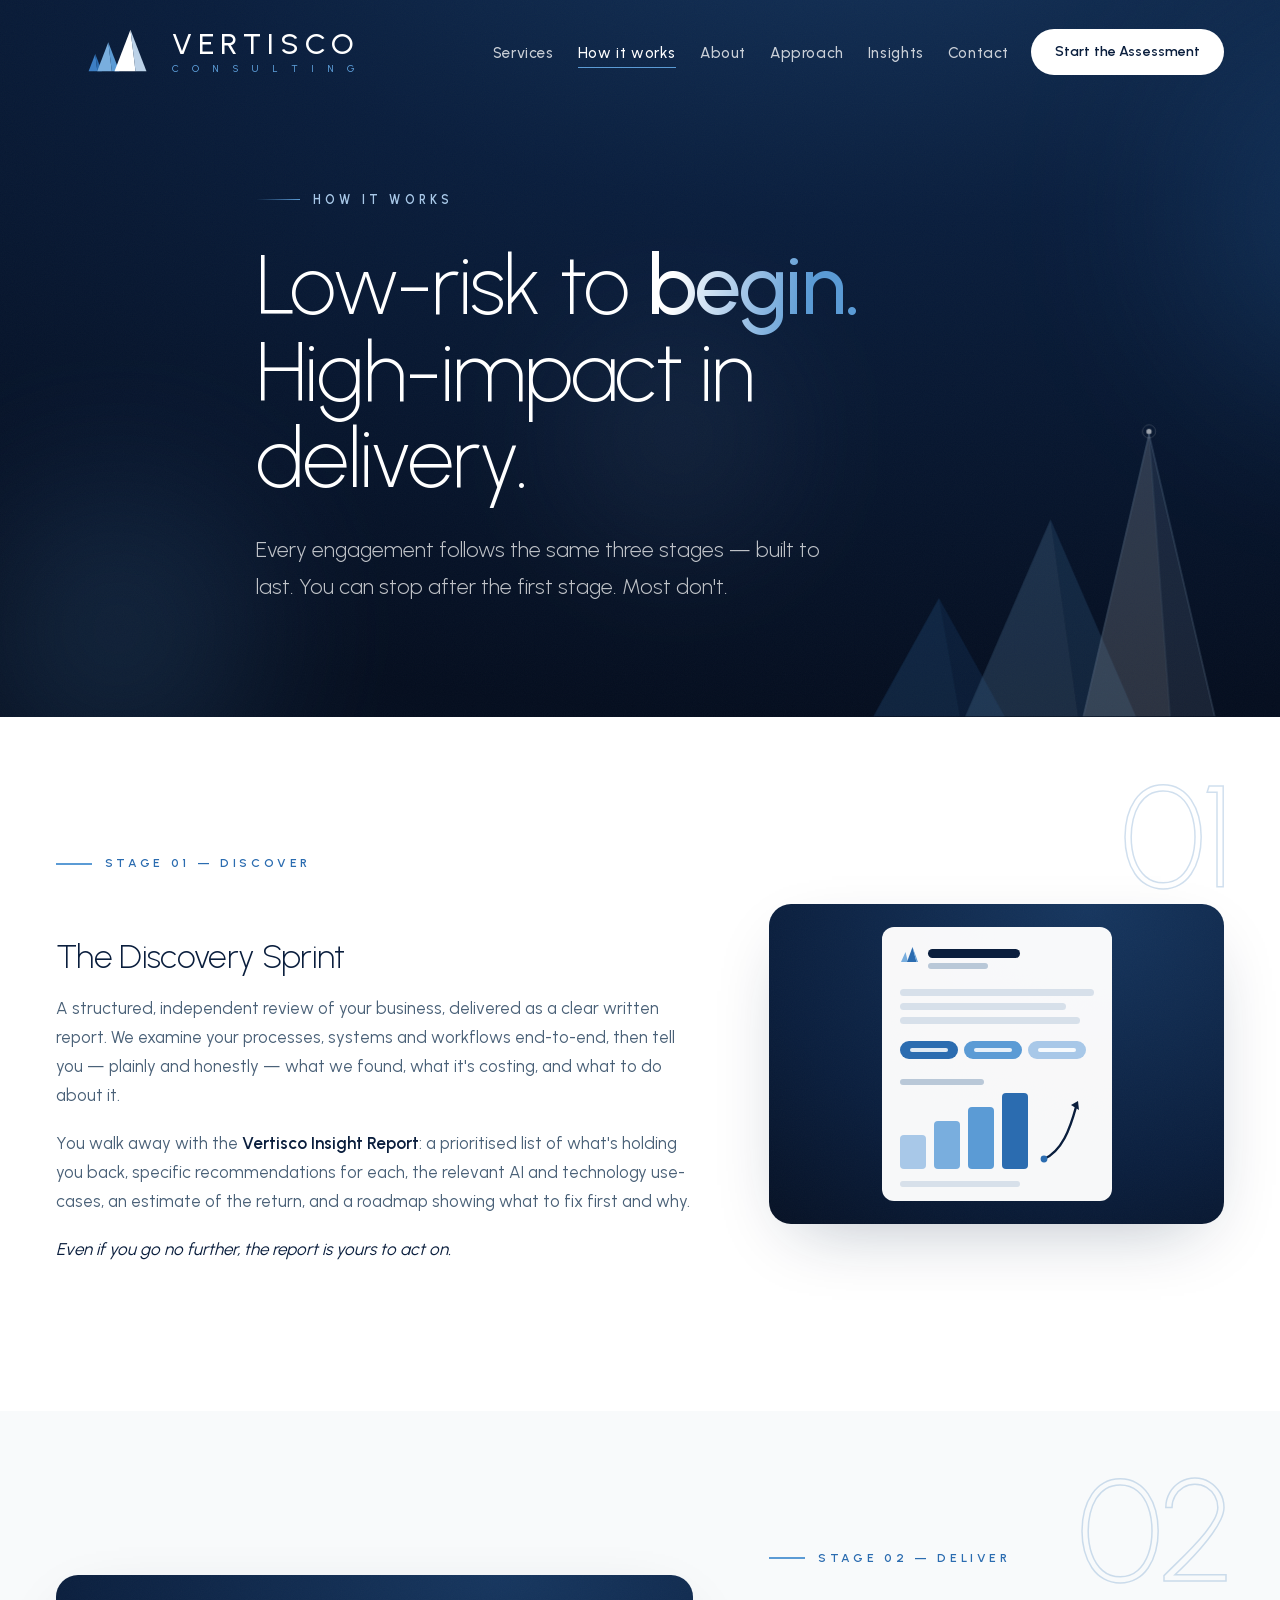
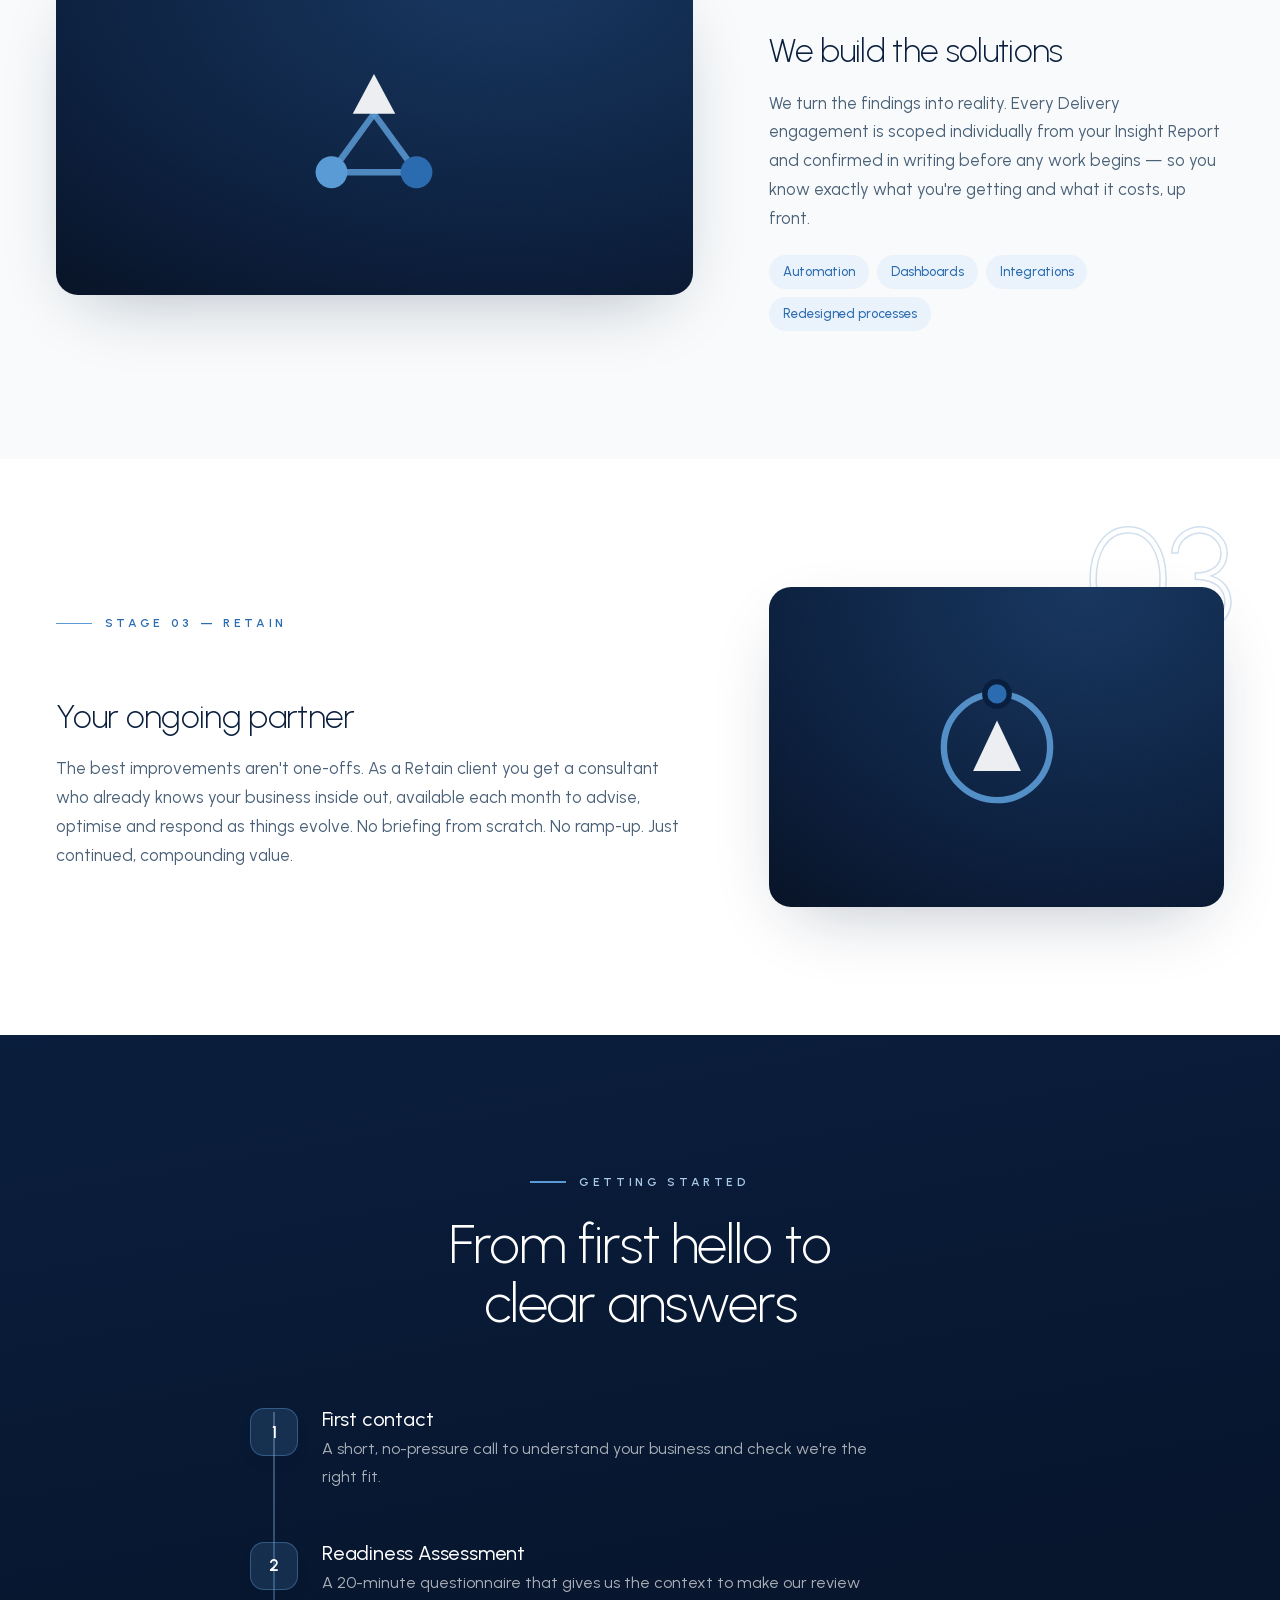
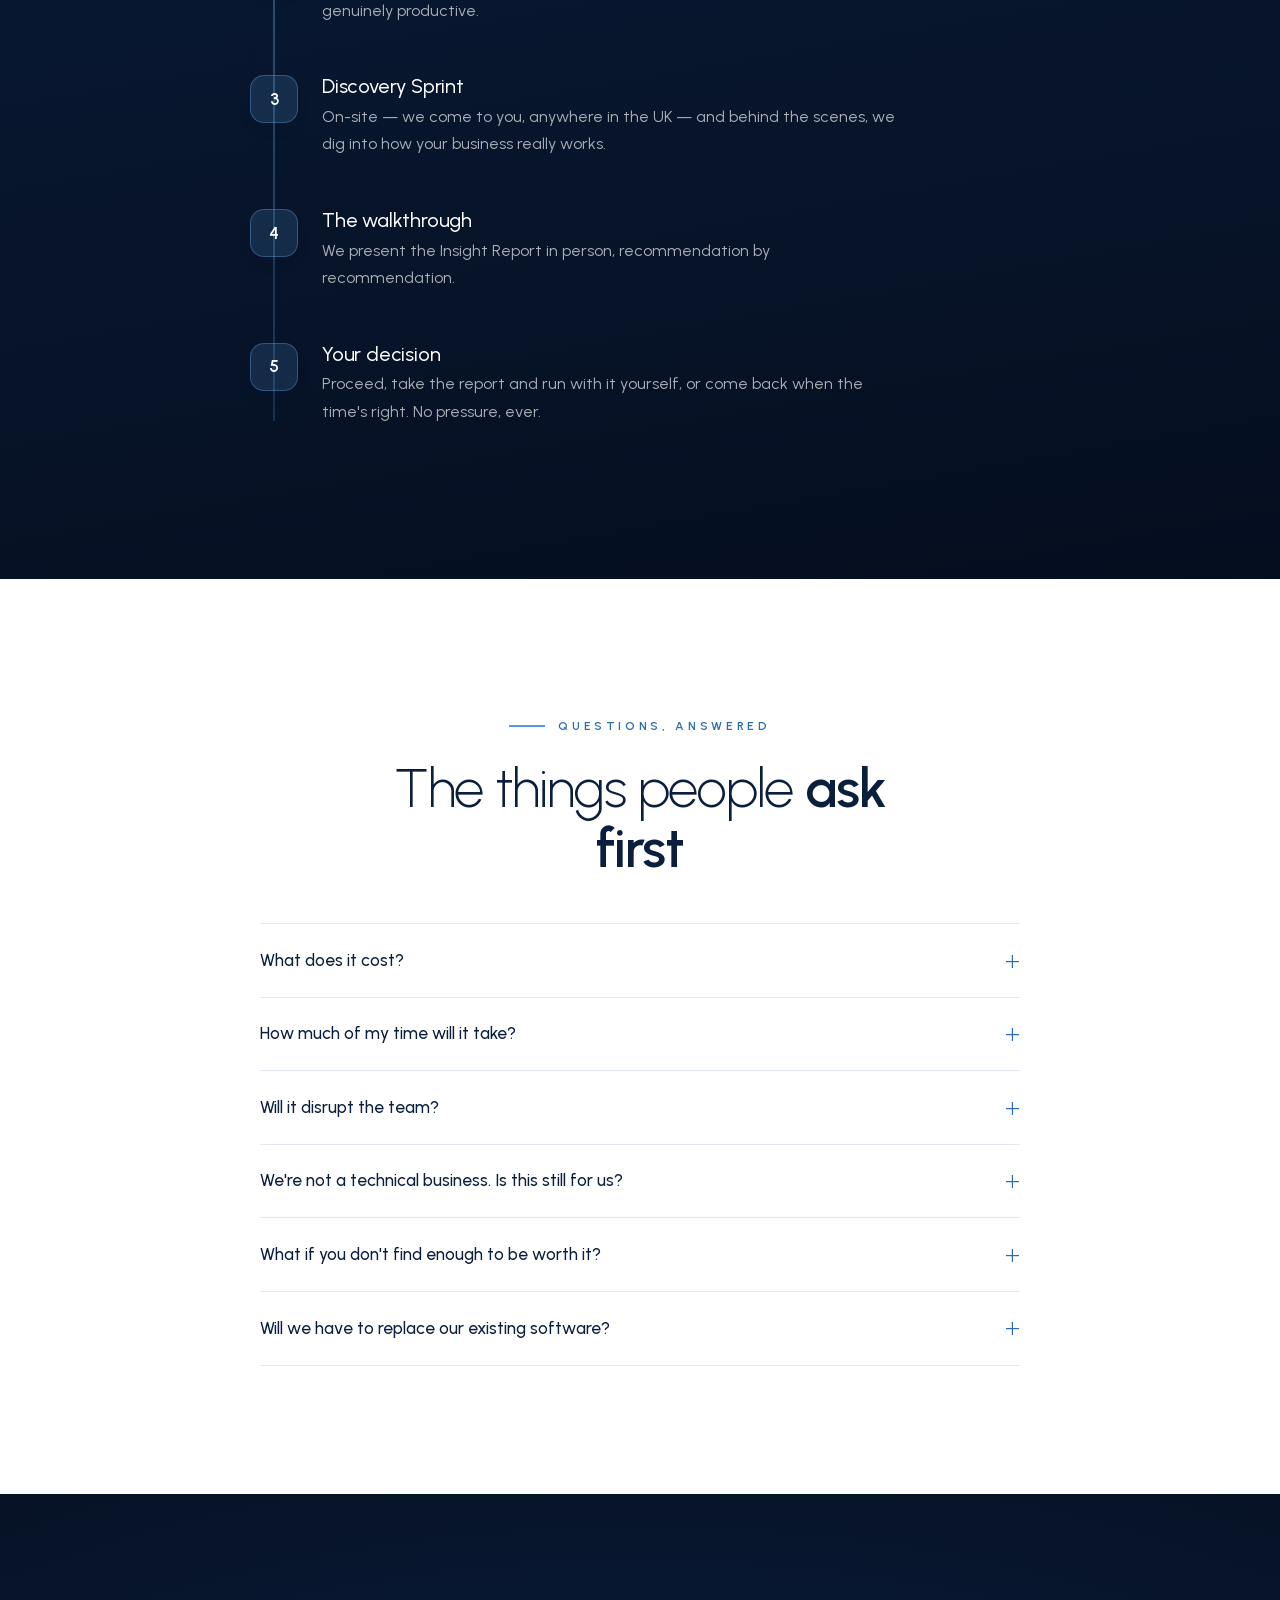
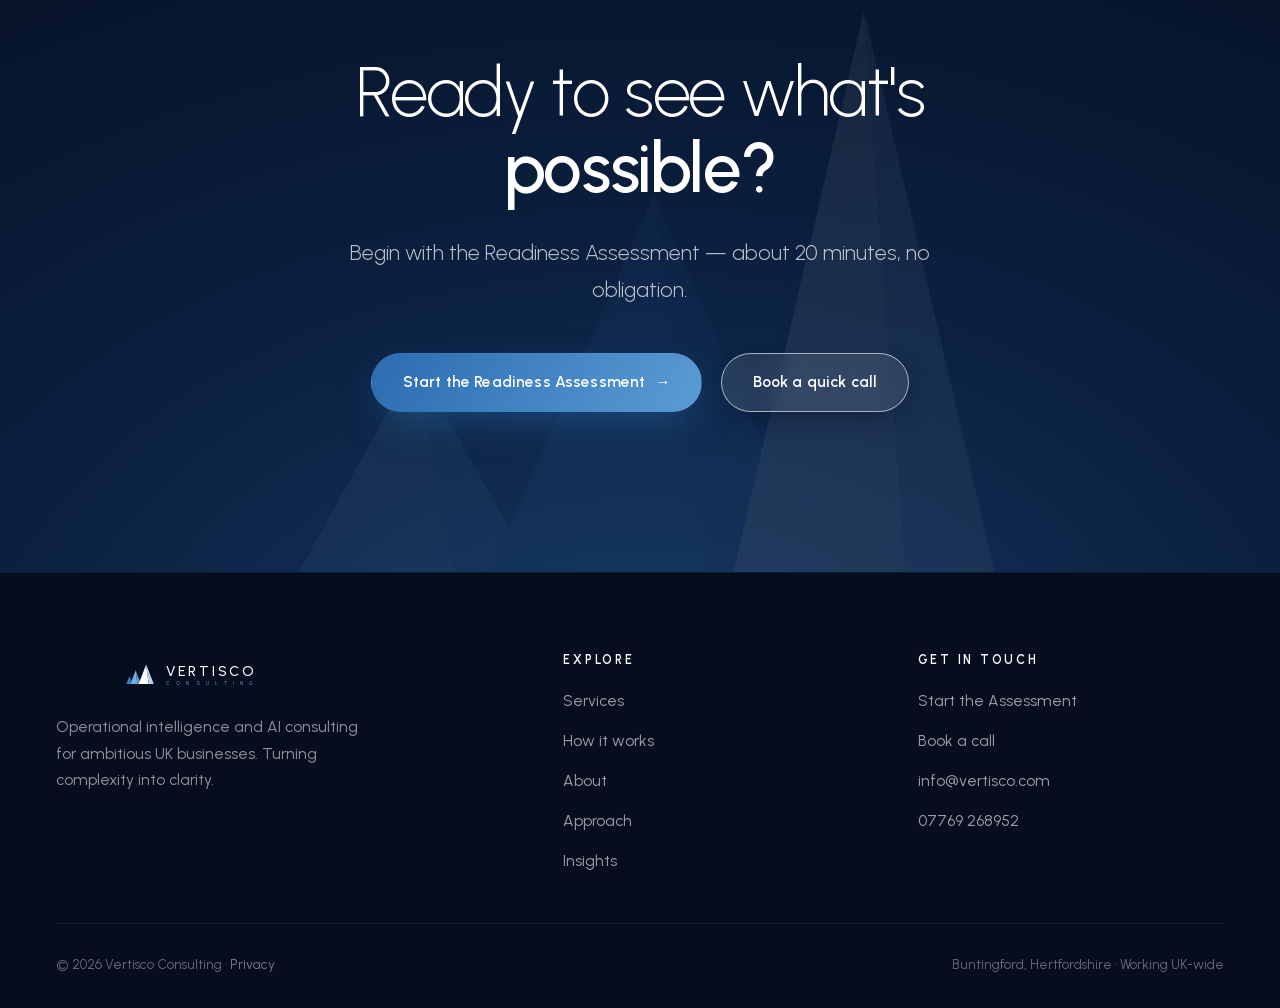
<file: how-it-works.html>
<!DOCTYPE html>
<html lang="en-GB">
<head>
<meta charset="utf-8">
<meta name="viewport" content="width=device-width, initial-scale=1">
<title>How It Works | The Vertisco 3-Stage Model</title>
<meta name="description" content="Discover, Deliver, Retain — a low-risk, high-impact way to fix what's holding your business back. See exactly what to expect, step by step.">
<link rel="canonical" href="https://vertisco.com/how-it-works.html">
<meta name="robots" content="index,follow">

<!-- Open Graph / social -->
<meta property="og:type" content="website">
<meta property="og:site_name" content="Vertisco Consulting">
<meta property="og:title" content="How It Works — The Vertisco 3-Stage Model">
<meta property="og:description" content="Discover, Deliver, Retain — a low-risk, high-impact way to fix what's holding your business back.">
<meta property="og:url" content="https://vertisco.com/how-it-works.html">
<meta property="og:image" content="https://vertisco.com/og-image.png">
<meta name="twitter:card" content="summary_large_image">

<link rel="icon" type="image/svg+xml" href="Vertisco_Ascent_Icon_Dark.svg">
<link rel="preload" href="urbanist-latin.woff2" as="font" type="font/woff2" crossorigin>
<link rel="stylesheet" href="style.css?v=6">
<script type="application/ld+json">
{
  "@context":"https://schema.org","@type":"FAQPage","mainEntity":[
  {"@type":"Question","name":"What does it cost?","acceptedAnswer":{"@type":"Answer","text":"Every piece of work is quoted as a fixed price, agreed in writing before anything begins — we never bill by the hour, and any third-party software is passed through at cost. The first conversation and the Readiness Assessment are free, and after Discovery you'll have a clear figure for anything we recommend before you commit to it."}},
  {"@type":"Question","name":"How much of my time will it take?","acceptedAnswer":{"@type":"Answer","text":"Less than you'd think. The assessment takes about 20 minutes. During Discovery we do the digging — we schedule short conversations around your team's day, and the analysis happens behind the scenes. The walkthrough of your Insight Report takes a couple of hours."}},
  {"@type":"Question","name":"Will it disrupt the team?","acceptedAnswer":{"@type":"Answer","text":"No — and that's deliberate. We work around the day job, watching how work actually happens rather than pulling people into workshops for days. When changes land, they land in stages, with the people affected involved early."}},
  {"@type":"Question","name":"We're not a technical business. Is this still for us?","acceptedAnswer":{"@type":"Answer","text":"You're exactly who this is for. Everything is explained in plain language. We handle the technology, you get training and documentation, and you own everything we build outright."}},
  {"@type":"Question","name":"What if you don't find enough to be worth it?","acceptedAnswer":{"@type":"Answer","text":"Then we'll tell you that, plainly. Every recommendation is measured against what it returns — if a piece of work won't pay for itself, we'll say so. And whatever happens, the Insight Report is yours to keep and act on."}},
  {"@type":"Question","name":"Will we have to replace our existing software?","acceptedAnswer":{"@type":"Answer","text":"Usually not. The fix is more often in the process than the software, and we'd rather connect and improve what you already have. A fully bespoke platform is the answer only when off-the-shelf genuinely can't keep up."}}
  ]
}
</script>

<!-- Google tag (gtag.js) -->
<script async src="https://www.googletagmanager.com/gtag/js?id=G-7DYDHD1P7Y"></script>
<script>window.dataLayer=window.dataLayer||[];function gtag(){dataLayer.push(arguments);}gtag('js',new Date());gtag('config','G-7DYDHD1P7Y');</script>
</head>
<body>
<a class="skip" href="#main">Skip to content</a>
<header class="site-header" id="hdr">
  <div class="wrap nav">
    <a class="brand" href="index.html" aria-label="Vertisco Consulting — home">
      <svg viewBox="0 20 360 56" width="290" height="39" xmlns="http://www.w3.org/2000/svg" role="img" aria-label="Vertisco Consulting">
        <g transform="translate(4,16)">
          <polygon class="tri" points="1.6,52 8.5,34 10.7,52" fill="#3D7FC4"/>
          <polygon class="tri" points="8.5,34 15.5,52 10.7,52" fill="#2B6CB0"/>
          <polygon class="tri" points="10.5,52 22,22 25.7,52" fill="#79AEDE"/>
          <polygon class="tri" points="22,22 33.5,52 25.7,52" fill="#5B9BD5"/>
          <polygon class="tri" points="28.5,52 45,9 50.3,52" fill="#FFFFFF"/>
          <polygon class="tri" points="45,9 61.6,52 50.3,52" fill="#BCD2E8"/>
        </g>
        <text x="92" y="50" font-family="Urbanist,sans-serif" font-size="31" font-weight="500" letter-spacing="6" fill="#FFFFFF">VERTISCO</text>
        <text x="92" y="69" font-family="Urbanist,sans-serif" font-size="10.5" font-weight="500" letter-spacing="13.76" fill="#5B9BD5">CONSULTING</text>
      </svg>
    </a>
    <nav class="nav-cta" aria-label="Primary">
      <ul class="nav-links" id="navlinks">
        <li><a href="services.html">Services</a></li>
        <li><a href="how-it-works.html" aria-current="page">How it works</a></li>
        <li><a href="about.html">About</a></li>
        <li><a href="approach.html">Approach</a></li>
        <li><a href="insights.html">Insights</a></li>
        <li><a href="contact.html">Contact</a></li>
        <li class="menu-cta"><a class="btn btn-primary btn-sm" href="start-here.html">Start the Assessment</a></li>
      </ul>
      <a class="btn btn-light btn-sm" href="start-here.html">Start the Assessment</a>
      <button class="nav-toggle" id="navToggle" aria-label="Open menu" aria-expanded="false" aria-controls="navlinks"><span></span><span></span><span></span></button>
    </nav>
  </div>
</header>
<main id="main">
  <section class="page-head">
    <div class="aurora" aria-hidden="true"><div class="a1"></div><div class="a2"></div><div class="a3"></div></div>
    <svg class="hero-mark" viewBox="0 0 640 520" aria-hidden="true" focusable="false">
      <g class="m-tri m1">
        <polygon points="60,520 160,340 192,520" fill="#3D7FC4" opacity=".32"/>
        <polygon points="160,340 260,520 192,520" fill="#2B6CB0" opacity=".26"/>
      </g>
      <g class="m-tri m2">
        <polygon points="200,520 330,220 372,520" fill="#79AEDE" opacity=".32"/>
        <polygon points="330,220 460,520 372,520" fill="#5B9BD5" opacity=".26"/>
      </g>
      <g class="m-tri m3">
        <polygon points="380,520 480,90 512,520" fill="#FFFFFF" opacity=".26"/>
        <polygon points="480,90 580,520 512,520" fill="#BCD2E8" opacity=".18"/>
      </g>
      <path class="edge" d="M380,520 L480,90 L580,520"/>
      <path class="edge" d="M480,90 L512,520" opacity=".5"/>
      <circle class="summit" cx="480" cy="86" r="4" fill="#fff"/>
      <circle class="summit" cx="480" cy="86" r="10" fill="none" stroke="rgba(255,255,255,.4)" stroke-width="1"/>
    </svg>
    <div class="wrap">
      <span class="kicker">How it works</span>
      <h1 class="fade-1">Low-risk to <span class="grad">begin.</span><br>High-impact in delivery.</h1>
      <p class="lede fade-2">Every engagement follows the same three stages — built to last. You can stop after the first stage. Most don't.</p>
    </div>
  </section>

  <!-- Stage 01 -->
  <section class="panel panel-light">
    <span class="sec-no" aria-hidden="true">01</span>
    <div class="wrap">
      <div class="feature">
        <div class="prose rv">
          <span class="eyebrow">Stage 01 — Discover</span>
          <h2>The Discovery Sprint</h2>
          <p style="margin-top:1.2rem">A structured, independent review of your business, delivered as a clear written report. We examine your processes, systems and workflows end-to-end, then tell you — plainly and honestly — what we found, what it's costing, and what to do about it.</p>
          <p>You walk away with the <strong>Vertisco Insight Report</strong>: a prioritised list of what's holding you back, specific recommendations for each, the relevant AI and technology use-cases, an estimate of the return, and a roadmap showing what to fix first and why.</p>
          <p><em>Even if you go no further, the report is yours to act on.</em></p>
        </div>
        <div class="feature-media rv rv-d1">
          <svg class="motif" width="250" height="290" viewBox="0 0 250 290" aria-hidden="true">
            <rect x="10" y="8" width="230" height="274" rx="12" fill="#FFFFFF" opacity=".97"/>
            <g transform="translate(28,26)"><polygon points="1,17 5.5,7 8,17" fill="#79AEDE"/><polygon points="7,17 12.5,2 16.5,17" fill="#2B6CB0"/><polygon points="12.5,2 18,17 16.5,17" fill="#5B9BD5"/></g>
            <rect x="56" y="30" width="92" height="9" rx="4.5" fill="#0A1E3D"/>
            <rect x="56" y="44" width="60" height="6" rx="3" fill="#B9C8D8"/>
            <rect x="28" y="70" width="194" height="7" rx="3.5" fill="#D7E0EA"/>
            <rect x="28" y="84" width="166" height="7" rx="3.5" fill="#D7E0EA"/>
            <rect x="28" y="98" width="180" height="7" rx="3.5" fill="#D7E0EA"/>
            <rect x="28" y="122" width="58" height="18" rx="9" fill="#2B6CB0"/><rect x="38" y="129" width="38" height="4" rx="2" fill="#FFFFFF" opacity=".85"/>
            <rect x="92" y="122" width="58" height="18" rx="9" fill="#5B9BD5"/><rect x="102" y="129" width="38" height="4" rx="2" fill="#FFFFFF" opacity=".85"/>
            <rect x="156" y="122" width="58" height="18" rx="9" fill="#A8C8E8"/><rect x="166" y="129" width="38" height="4" rx="2" fill="#FFFFFF" opacity=".9"/>
            <rect x="28" y="160" width="84" height="6" rx="3" fill="#B9C8D8"/>
            <g>
              <rect x="28" y="216" width="26" height="34" rx="4" fill="#A8C8E8"/>
              <rect x="62" y="202" width="26" height="48" rx="4" fill="#79AEDE"/>
              <rect x="96" y="188" width="26" height="62" rx="4" fill="#5B9BD5"/>
              <rect x="130" y="174" width="26" height="76" rx="4" fill="#2B6CB0"/>
            </g>
            <path class="mp" pathLength="1" d="M172 240 C190 232 198 210 204 188" fill="none" stroke="#0A1E3D" stroke-width="2.4" stroke-linecap="round"/>
            <path d="M199 186 L206 182 L207 191 Z" fill="#0A1E3D"/>
            <circle class="md" cx="172" cy="240" r="3.4" fill="#2B6CB0"/>
            <rect x="28" y="262" width="120" height="6" rx="3" fill="#D7E0EA"/>
          </svg>
        </div>
      </div>
    </div>
  </section>

  <!-- Stage 02 -->
  <section class="panel panel-soft">
    <span class="sec-no" aria-hidden="true">02</span>
    <div class="wrap">
      <div class="feature reverse">
        <div class="prose rv">
          <span class="eyebrow">Stage 02 — Deliver</span>
          <h2>We build the solutions</h2>
          <p style="margin-top:1.2rem">We turn the findings into reality. Every Delivery engagement is scoped individually from your Insight Report and confirmed in writing before any work begins — so you know exactly what you're getting and what it costs, up front.</p>
          <div class="tags"><span class="tag">Automation</span><span class="tag">Dashboards</span><span class="tag">Integrations</span><span class="tag">Redesigned processes</span></div>
        </div>
        <div class="feature-media rv rv-d1">
          <svg width="170" height="170" viewBox="0 0 64 64" fill="none" aria-hidden="true"><line x1="16" y1="46" x2="32" y2="24" stroke="#5B9BD5" stroke-width="2.4" opacity="0.85"/><line x1="48" y1="46" x2="32" y2="24" stroke="#5B9BD5" stroke-width="2.4" opacity="0.85"/><line x1="16" y1="46" x2="48" y2="46" stroke="#5B9BD5" stroke-width="2.4" opacity="0.85"/><polygon points="24,24 32,9 40,24" fill="#ffffff" opacity="0.92"/><circle cx="16" cy="46" r="6" fill="#5B9BD5"/><circle cx="48" cy="46" r="6" fill="#2B6CB0"/></svg>
        </div>
      </div>
    </div>
  </section>

  <!-- Stage 03 -->
  <section class="panel panel-light">
    <span class="sec-no" aria-hidden="true">03</span>
    <div class="wrap">
      <div class="feature">
        <div class="prose rv">
          <span class="eyebrow">Stage 03 — Retain</span>
          <h2>Your ongoing partner</h2>
          <p style="margin-top:1.2rem">The best improvements aren't one-offs. As a Retain client you get a consultant who already knows your business inside out, available each month to advise, optimise and respond as things evolve. No briefing from scratch. No ramp-up. Just continued, compounding value.</p>
        </div>
        <div class="feature-media rv rv-d1">
          <svg width="170" height="170" viewBox="0 0 64 64" fill="none" aria-hidden="true"><circle cx="32" cy="32" r="20" stroke="#5B9BD5" stroke-width="2.4" opacity="0.9"/><polygon points="23,41 32,22 41,41" fill="#ffffff" opacity="0.92"/><circle cx="32" cy="12" r="4.6" fill="#2B6CB0" stroke="#0A1E3D" stroke-width="2"/></svg>
        </div>
      </div>
    </div>
  </section>

  <!-- Getting started -->
  <section class="panel panel-dark">
    <div class="wrap">
      <div class="center rv" style="max-width:44ch;margin:0 auto 3rem">
        <span class="eyebrow" style="justify-content:center">Getting started</span>
        <h2>From first hello to clear answers</h2>
      </div>
      <div class="steps">
        <div class="step rv"><div class="badge">1</div><div><h3 style="color:#fff">First contact</h3><p>A short, no-pressure call to understand your business and check we're the right fit.</p></div></div>
        <div class="step rv"><div class="badge">2</div><div><h3 style="color:#fff">Readiness Assessment</h3><p>A 20-minute questionnaire that gives us the context to make our review genuinely productive.</p></div></div>
        <div class="step rv"><div class="badge">3</div><div><h3 style="color:#fff">Discovery Sprint</h3><p>On-site — we come to you, anywhere in the UK — and behind the scenes, we dig into how your business really works.</p></div></div>
        <div class="step rv"><div class="badge">4</div><div><h3 style="color:#fff">The walkthrough</h3><p>We present the Insight Report in person, recommendation by recommendation.</p></div></div>
        <div class="step rv"><div class="badge">5</div><div><h3 style="color:#fff">Your decision</h3><p>Proceed, take the report and run with it yourself, or come back when the time's right. No pressure, ever.</p></div></div>
      </div>
    </div>
  </section>

  <!-- FAQ -->
  <section class="panel panel-light" id="faq">
    <div class="wrap">
      <div class="center rv" style="max-width:46ch;margin:0 auto 2.8rem">
        <span class="eyebrow" style="justify-content:center">Questions, answered</span>
        <h2>The things people <strong>ask first</strong></h2>
      </div>
      <div class="faqs rv">
        <details class="faq">
          <summary>What does it cost?</summary>
          <div class="faq-a"><p>Every piece of work is quoted as a fixed price, agreed in writing before anything begins — we never bill by the hour, and any third-party software is passed through at cost. The first conversation and the Readiness Assessment are free, and after Discovery you'll have a clear figure for anything we recommend before you commit to it.</p></div>
        </details>
        <details class="faq">
          <summary>How much of my time will it take?</summary>
          <div class="faq-a"><p>Less than you'd think. The assessment takes about 20 minutes. During Discovery we do the digging — we schedule short conversations around your team's day, and the analysis happens behind the scenes. The walkthrough of your Insight Report takes a couple of hours, and it's usually the most valuable meeting of the engagement.</p></div>
        </details>
        <details class="faq">
          <summary>Will it disrupt the team?</summary>
          <div class="faq-a"><p>No — and that's deliberate. We work around the day job, watching how work actually happens rather than pulling people into workshops for days. When changes land, they land in stages, with the people affected involved early.</p></div>
        </details>
        <details class="faq">
          <summary>We're not a technical business. Is this still for us?</summary>
          <div class="faq-a"><p>You're exactly who this is for. Everything is explained in plain language — if you can't explain a recommendation to your team, we haven't finished it. We handle the technology, you get training and documentation, and you own everything we build outright.</p></div>
        </details>
        <details class="faq">
          <summary>What if you don't find enough to be worth it?</summary>
          <div class="faq-a"><p>Then we'll tell you that, plainly. Every recommendation is measured against what it returns — if a piece of work won't pay for itself, we'll say so. And whatever happens, the Insight Report is yours to keep and act on.</p></div>
        </details>
        <details class="faq">
          <summary>Will we have to replace our existing software?</summary>
          <div class="faq-a"><p>Usually not. The fix is more often in the process than the software, and we'd rather connect and improve what you already have. A fully bespoke platform is the answer only when off-the-shelf genuinely can't keep up — and we'll show you the numbers either way.</p></div>
        </details>
      </div>
    </div>
  </section>

  <section class="final-cta">
    <svg class="final-mark" viewBox="0 0 640 520" aria-hidden="true">
      <polygon points="60,520 160,340 192,520" fill="#85B7E2"/>
      <polygon points="160,340 260,520 192,520" fill="#5B9BD5"/>
      <polygon points="200,520 330,220 372,520" fill="#3D7FC4"/>
      <polygon points="330,220 460,520 372,520" fill="#2B6CB0"/>
      <polygon points="380,520 480,90 512,520" fill="#FFFFFF"/>
      <polygon points="480,90 580,520 512,520" fill="#BCD2E8"/>
    </svg>
    <div class="wrap">
      <h2 class="rv">Ready to see what's <em>possible?</em></h2>
      <p class="lede rv rv-d1">Begin with the Readiness Assessment — about 20 minutes, no obligation.</p>
      <div class="cta-actions rv rv-d2">
        <a class="btn btn-primary" href="start-here.html">Start the Readiness Assessment <span class="arrow">→</span></a>
        <a class="btn btn-outline" href="contact.html">Book a quick call</a>
      </div>
    </div>
  </section>
</main>
<footer class="site-footer">
  <div class="wrap">
    <div class="footer-top">
      <div class="footer-brand">
        <svg viewBox="0 0 360 92" width="300" height="40" xmlns="http://www.w3.org/2000/svg" role="img" aria-label="Vertisco Consulting">
          <g transform="translate(4,16)">
            <polygon points="1.6,52 8.5,34 10.7,52" fill="#3D7FC4"/>
            <polygon points="8.5,34 15.5,52 10.7,52" fill="#2B6CB0"/>
            <polygon points="10.5,52 22,22 25.7,52" fill="#79AEDE"/>
            <polygon points="22,22 33.5,52 25.7,52" fill="#5B9BD5"/>
            <polygon points="28.5,52 45,9 50.3,52" fill="#FFFFFF"/>
            <polygon points="45,9 61.6,52 50.3,52" fill="#BCD2E8"/>
          </g>
          <text x="92" y="50" font-family="Urbanist,sans-serif" font-size="31" font-weight="500" letter-spacing="6" fill="#FFFFFF">VERTISCO</text>
          <text x="92" y="69" font-family="Urbanist,sans-serif" font-size="10.5" font-weight="500" letter-spacing="13.76" fill="#5B9BD5">CONSULTING</text>
        </svg>
        <p>Operational intelligence and AI consulting for ambitious UK businesses. Turning complexity into clarity.</p>
      </div>
      <div class="footer-col">
        <h4>Explore</h4>
        <ul>
          <li><a href="services.html">Services</a></li>
          <li><a href="how-it-works.html">How it works</a></li>
          <li><a href="about.html">About</a></li>
          <li><a href="approach.html">Approach</a></li>
          <li><a href="insights.html">Insights</a></li>
        </ul>
      </div>
      <div class="footer-col">
        <h4>Get in touch</h4>
        <ul>
          <li><a href="start-here.html">Start the Assessment</a></li>
          <li><a href="contact.html">Book a call</a></li>
          <li><a href="mailto:info@vertisco.com">info@vertisco.com</a></li>
          <li><a href="tel:+447769268952">07769 268952</a></li>
        </ul>
      </div>
    </div>
    <div class="footer-bottom">
      <span>© 2026 Vertisco Consulting · <a href="privacy.html">Privacy</a></span>
      <span>Buntingford, Hertfordshire · Working UK-wide</span>
    </div>
  </div>
</footer>
<script>
(function(){
  var h=document.getElementById('hdr');
  if(h){addEventListener('scroll',function(){h.classList.toggle('solid',scrollY>40)},{passive:true});h.classList.toggle('solid',scrollY>40);}
  var t=document.getElementById('navToggle'),n=document.getElementById('navlinks');
  if(t&&n){t.addEventListener('click',function(){
    var o=n.classList.toggle('open');t.classList.toggle('open',o);document.body.classList.toggle('no-scroll',o);
    t.setAttribute('aria-expanded',o);t.setAttribute('aria-label',o?'Close menu':'Open menu');});}
  if('IntersectionObserver' in window){
    var io=new IntersectionObserver(function(es){
      es.forEach(function(e){if(e.isIntersecting){e.target.classList.add('in');io.unobserve(e.target);}});
    },{threshold:.12,rootMargin:'0px 0px -60px 0px'});
    document.querySelectorAll('.rv').forEach(function(el){io.observe(el)});
  } else { document.querySelectorAll('.rv').forEach(function(el){el.classList.add('in')}); }
  /* Scroll-drawn progress line through the Getting Started steps */
  var st=document.querySelector('.steps');
  if(st){
    var sps=[].slice.call(st.querySelectorAll('.step'));
    var rm=matchMedia('(prefers-reduced-motion: reduce)').matches;
    var upd=function(){
      var r=st.getBoundingClientRect(),vh=innerHeight,total=r.height-60;
      var p=rm?1:Math.min(1,Math.max(0,(vh*.78-r.top-30)/total));
      st.style.setProperty('--prog',(p*total)+'px');
      sps.forEach(function(s){var sr=s.getBoundingClientRect();s.classList.toggle('lit',sr.top+34<vh*.78);});
    };
    addEventListener('scroll',upd,{passive:true});addEventListener('resize',upd);upd();
  }
})();
</script>
</body>
</html>
</file>
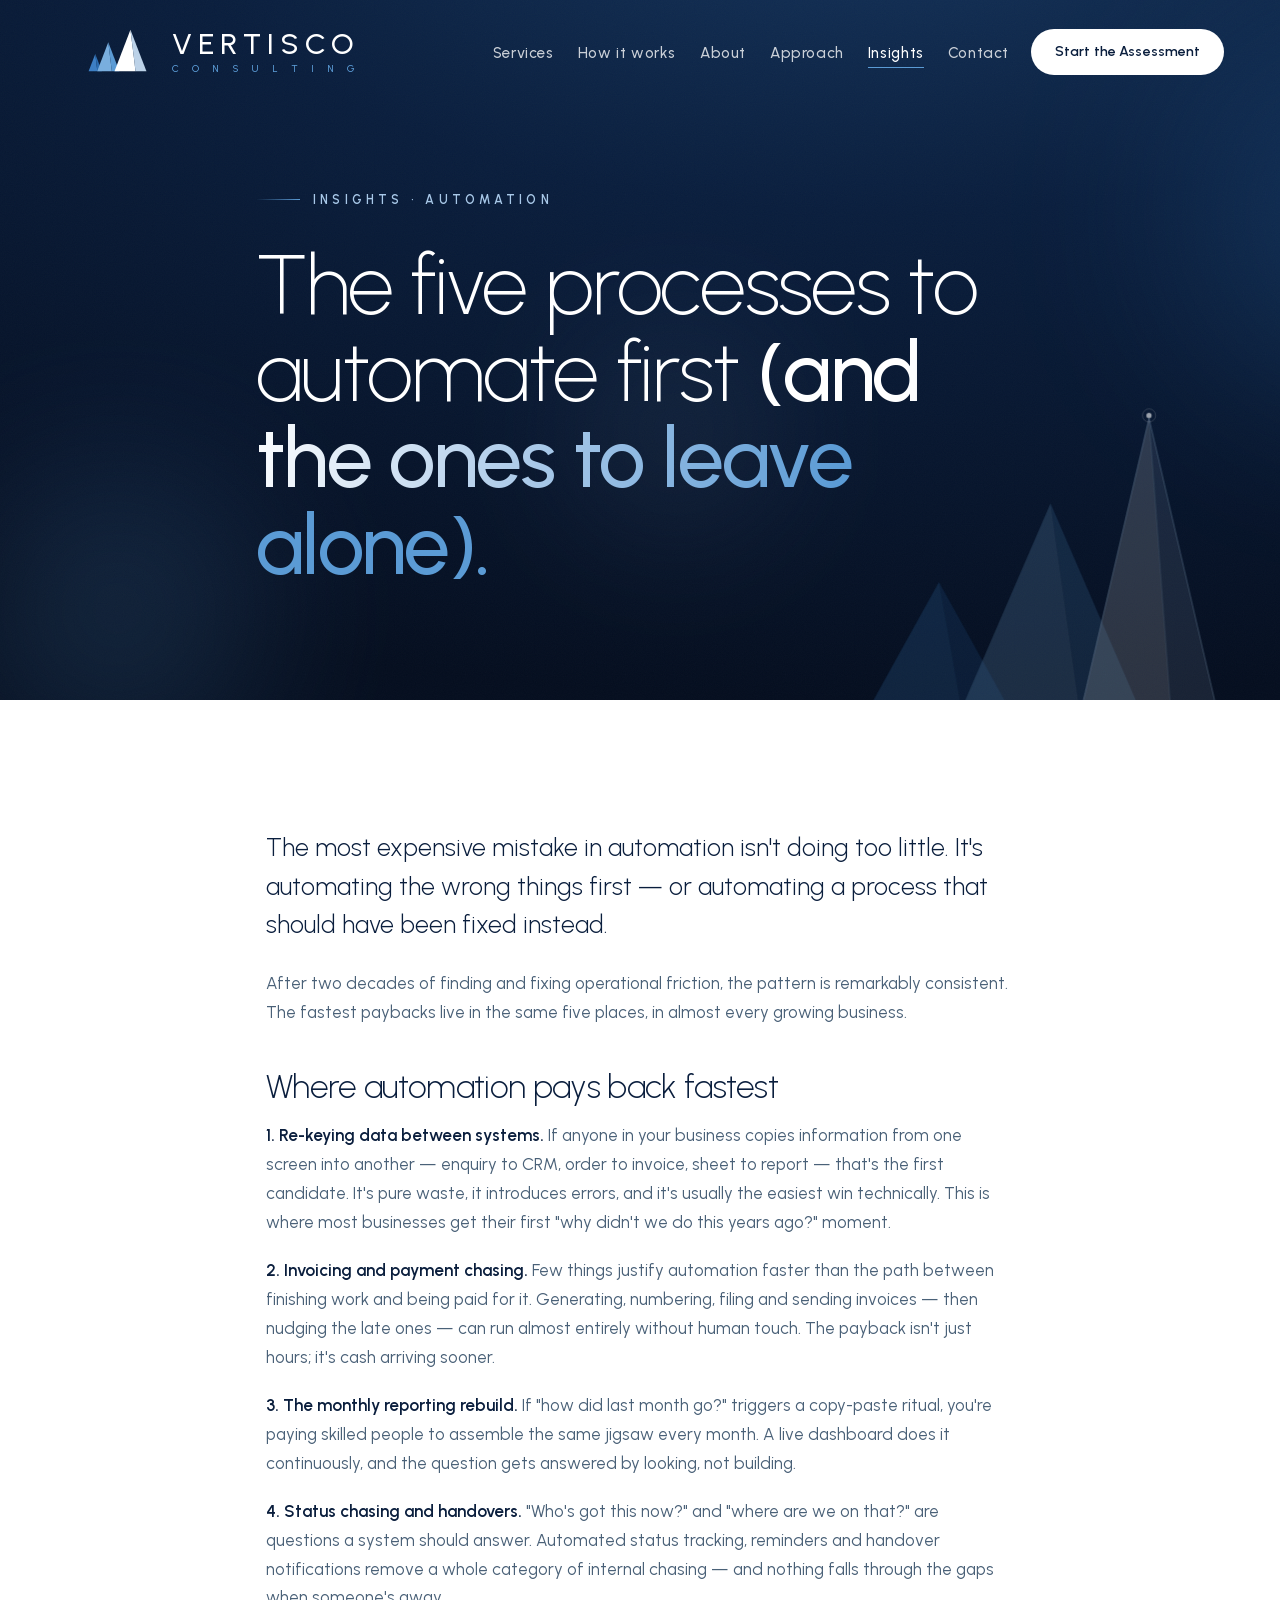
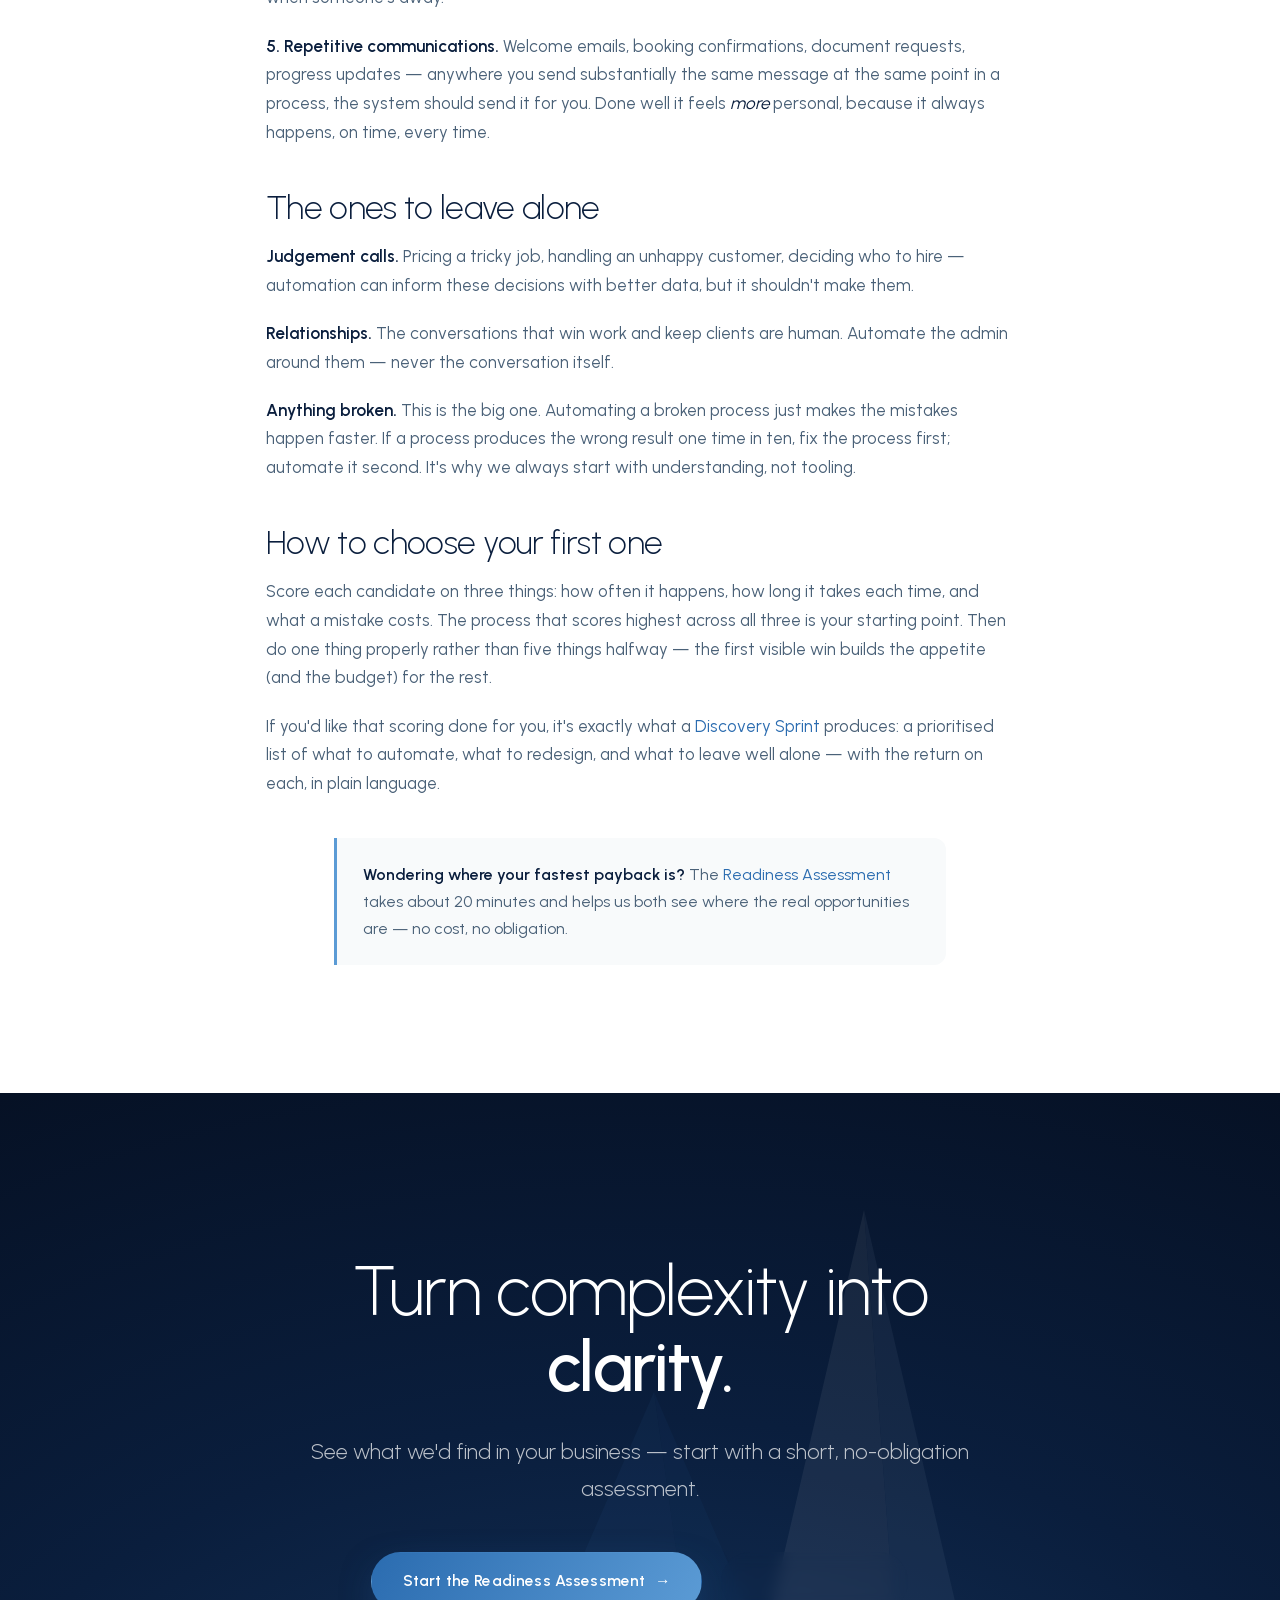
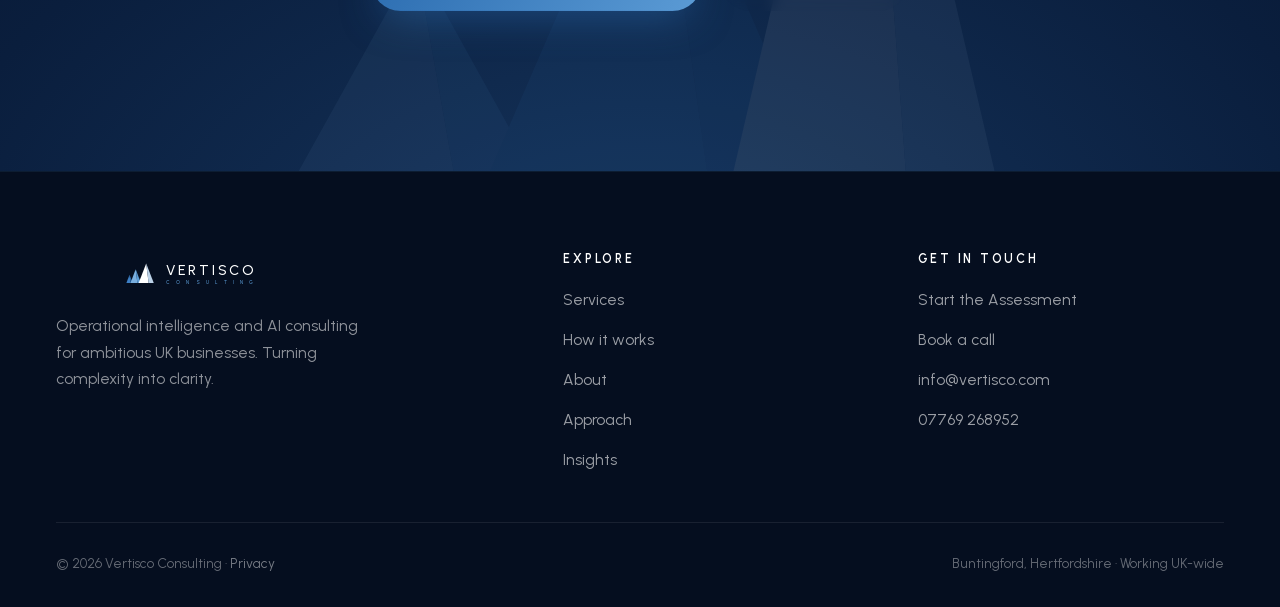
<file: insights-automate-first.html>
<!DOCTYPE html>
<html lang="en-GB">
<head>
<meta charset="utf-8">
<meta name="viewport" content="width=device-width, initial-scale=1">
<title>The Five Processes to Automate First — Vertisco</title>
<meta name="description" content="Not everything should be automated. The five places automation pays back fastest in a growing business — and the processes you should deliberately keep human.">
<link rel="canonical" href="https://vertisco.com/insights-automate-first.html">
<meta name="robots" content="index,follow">

<!-- Open Graph / social -->
<meta property="og:type" content="article">
<meta property="og:site_name" content="Vertisco Consulting">
<meta property="og:title" content="The five processes to automate first (and the ones to leave alone)">
<meta property="og:description" content="Where automation pays back fastest in a growing business — and what to deliberately keep human.">
<meta property="og:url" content="https://vertisco.com/insights-automate-first.html">
<meta property="og:image" content="https://vertisco.com/og-image.png">
<meta name="twitter:card" content="summary_large_image">

<link rel="icon" type="image/svg+xml" href="Vertisco_Ascent_Icon_Dark.svg">
<link rel="preload" href="urbanist-latin.woff2" as="font" type="font/woff2" crossorigin>
<link rel="stylesheet" href="style.css?v=6">
<script type="application/ld+json">
{
  "@context":"https://schema.org","@type":"Article",
  "headline":"The five processes to automate first (and the ones to leave alone)",
  "description":"Not everything should be automated. The five places automation pays back fastest in a growing business — and the processes you should deliberately keep human.",
  "datePublished":"2026-06-12",
  "author":{"@type":"Organization","name":"Vertisco Consulting"},
  "publisher":{"@type":"Organization","name":"Vertisco Consulting"},
  "mainEntityOfPage":"https://vertisco.com/insights-automate-first.html"
}
</script>
<!-- Google tag (gtag.js) -->
<script async src="https://www.googletagmanager.com/gtag/js?id=G-7DYDHD1P7Y"></script>
<script>window.dataLayer=window.dataLayer||[];function gtag(){dataLayer.push(arguments);}gtag('js',new Date());gtag('config','G-7DYDHD1P7Y');</script>
</head>
<body>
<a class="skip" href="#main">Skip to content</a>
<header class="site-header" id="hdr">
  <div class="wrap nav">
    <a class="brand" href="index.html" aria-label="Vertisco Consulting — home">
      <svg viewBox="0 20 360 56" width="290" height="39" xmlns="http://www.w3.org/2000/svg" role="img" aria-label="Vertisco Consulting">
        <g transform="translate(4,16)">
          <polygon class="tri" points="1.6,52 8.5,34 10.7,52" fill="#3D7FC4"/>
          <polygon class="tri" points="8.5,34 15.5,52 10.7,52" fill="#2B6CB0"/>
          <polygon class="tri" points="10.5,52 22,22 25.7,52" fill="#79AEDE"/>
          <polygon class="tri" points="22,22 33.5,52 25.7,52" fill="#5B9BD5"/>
          <polygon class="tri" points="28.5,52 45,9 50.3,52" fill="#FFFFFF"/>
          <polygon class="tri" points="45,9 61.6,52 50.3,52" fill="#BCD2E8"/>
        </g>
        <text x="92" y="50" font-family="Urbanist,sans-serif" font-size="31" font-weight="500" letter-spacing="6" fill="#FFFFFF">VERTISCO</text>
        <text x="92" y="69" font-family="Urbanist,sans-serif" font-size="10.5" font-weight="500" letter-spacing="13.76" fill="#5B9BD5">CONSULTING</text>
      </svg>
    </a>
    <nav class="nav-cta" aria-label="Primary">
      <ul class="nav-links" id="navlinks">
        <li><a href="services.html">Services</a></li>
        <li><a href="how-it-works.html">How it works</a></li>
        <li><a href="about.html">About</a></li>
        <li><a href="approach.html">Approach</a></li>
        <li><a href="insights.html" aria-current="page">Insights</a></li>
        <li><a href="contact.html">Contact</a></li>
        <li class="menu-cta"><a class="btn btn-primary btn-sm" href="start-here.html">Start the Assessment</a></li>
      </ul>
      <a class="btn btn-light btn-sm" href="start-here.html">Start the Assessment</a>
      <button class="nav-toggle" id="navToggle" aria-label="Open menu" aria-expanded="false" aria-controls="navlinks"><span></span><span></span><span></span></button>
    </nav>
  </div>
</header>
<main id="main">
  <section class="page-head">
    <div class="aurora" aria-hidden="true"><div class="a1"></div><div class="a2"></div><div class="a3"></div></div>
    <svg class="hero-mark" viewBox="0 0 640 520" aria-hidden="true" focusable="false">
      <g class="m-tri m1">
        <polygon points="60,520 160,340 192,520" fill="#3D7FC4" opacity=".32"/>
        <polygon points="160,340 260,520 192,520" fill="#2B6CB0" opacity=".26"/>
      </g>
      <g class="m-tri m2">
        <polygon points="200,520 330,220 372,520" fill="#79AEDE" opacity=".32"/>
        <polygon points="330,220 460,520 372,520" fill="#5B9BD5" opacity=".26"/>
      </g>
      <g class="m-tri m3">
        <polygon points="380,520 480,90 512,520" fill="#FFFFFF" opacity=".26"/>
        <polygon points="480,90 580,520 512,520" fill="#BCD2E8" opacity=".18"/>
      </g>
      <path class="edge" d="M380,520 L480,90 L580,520"/>
      <path class="edge" d="M480,90 L512,520" opacity=".5"/>
      <circle class="summit" cx="480" cy="86" r="4" fill="#fff"/>
      <circle class="summit" cx="480" cy="86" r="10" fill="none" stroke="rgba(255,255,255,.4)" stroke-width="1"/>
    </svg>
    <div class="wrap">
      <span class="kicker">Insights · Automation</span>
      <h1 class="fade-1">The five processes to automate first <span class="grad">(and the ones to leave alone).</span></h1>
    </div>
  </section>

  <section class="panel panel-light">
    <div class="wrap">
      <article class="prose rv" style="margin:0 auto">
        <p class="prose-xl" style="margin-bottom:1.6rem">The most expensive mistake in automation isn't doing too little. It's automating the wrong things first — or automating a process that should have been fixed instead.</p>
        <p>After two decades of finding and fixing operational friction, the pattern is remarkably consistent. The fastest paybacks live in the same five places, in almost every growing business.</p>

        <h2>Where automation pays back fastest</h2>
        <p><strong>1. Re-keying data between systems.</strong> If anyone in your business copies information from one screen into another — enquiry to CRM, order to invoice, sheet to report — that's the first candidate. It's pure waste, it introduces errors, and it's usually the easiest win technically. This is where most businesses get their first "why didn't we do this years ago?" moment.</p>
        <p><strong>2. Invoicing and payment chasing.</strong> Few things justify automation faster than the path between finishing work and being paid for it. Generating, numbering, filing and sending invoices — then nudging the late ones — can run almost entirely without human touch. The payback isn't just hours; it's cash arriving sooner.</p>
        <p><strong>3. The monthly reporting rebuild.</strong> If "how did last month go?" triggers a copy-paste ritual, you're paying skilled people to assemble the same jigsaw every month. A live dashboard does it continuously, and the question gets answered by looking, not building.</p>
        <p><strong>4. Status chasing and handovers.</strong> "Who's got this now?" and "where are we on that?" are questions a system should answer. Automated status tracking, reminders and handover notifications remove a whole category of internal chasing — and nothing falls through the gaps when someone's away.</p>
        <p><strong>5. Repetitive communications.</strong> Welcome emails, booking confirmations, document requests, progress updates — anywhere you send substantially the same message at the same point in a process, the system should send it for you. Done well it feels <em>more</em> personal, because it always happens, on time, every time.</p>

        <h2>The ones to leave alone</h2>
        <p><strong>Judgement calls.</strong> Pricing a tricky job, handling an unhappy customer, deciding who to hire — automation can inform these decisions with better data, but it shouldn't make them.</p>
        <p><strong>Relationships.</strong> The conversations that win work and keep clients are human. Automate the admin around them — never the conversation itself.</p>
        <p><strong>Anything broken.</strong> This is the big one. Automating a broken process just makes the mistakes happen faster. If a process produces the wrong result one time in ten, fix the process first; automate it second. It's why we always start with understanding, not tooling.</p>

        <h2>How to choose your first one</h2>
        <p>Score each candidate on three things: how often it happens, how long it takes each time, and what a mistake costs. The process that scores highest across all three is your starting point. Then do one thing properly rather than five things halfway — the first visible win builds the appetite (and the budget) for the rest.</p>

        <p>If you'd like that scoring done for you, it's exactly what a <a href="how-it-works.html">Discovery Sprint</a> produces: a prioritised list of what to automate, what to redesign, and what to leave well alone — with the return on each, in plain language.</p>
      </article>

      <div class="note rv" style="max-width:68ch;margin:2.5rem auto 0">
        <strong>Wondering where your fastest payback is?</strong> The <a href="start-here.html">Readiness Assessment</a> takes about 20 minutes and helps us both see where the real opportunities are — no cost, no obligation.
      </div>
    </div>
  </section>

  <section class="final-cta">
    <svg class="final-mark" viewBox="0 0 640 520" aria-hidden="true">
      <polygon points="60,520 160,340 192,520" fill="#85B7E2"/>
      <polygon points="160,340 260,520 192,520" fill="#5B9BD5"/>
      <polygon points="200,520 330,220 372,520" fill="#3D7FC4"/>
      <polygon points="330,220 460,520 372,520" fill="#2B6CB0"/>
      <polygon points="380,520 480,90 512,520" fill="#FFFFFF"/>
      <polygon points="480,90 580,520 512,520" fill="#BCD2E8"/>
    </svg>
    <div class="wrap">
      <h2 class="rv">Turn complexity into <em>clarity.</em></h2>
      <p class="lede rv rv-d1">See what we'd find in your business — start with a short, no-obligation assessment.</p>
      <div class="cta-actions rv rv-d2">
        <a class="btn btn-primary" href="start-here.html">Start the Readiness Assessment <span class="arrow">→</span></a>
        <a class="btn btn-outline" href="contact.html">Book a quick call</a>
      </div>
    </div>
  </section>
</main>
<footer class="site-footer">
  <div class="wrap">
    <div class="footer-top">
      <div class="footer-brand">
        <svg viewBox="0 0 360 92" width="300" height="40" xmlns="http://www.w3.org/2000/svg" role="img" aria-label="Vertisco Consulting">
          <g transform="translate(4,16)">
            <polygon points="1.6,52 8.5,34 10.7,52" fill="#3D7FC4"/>
            <polygon points="8.5,34 15.5,52 10.7,52" fill="#2B6CB0"/>
            <polygon points="10.5,52 22,22 25.7,52" fill="#79AEDE"/>
            <polygon points="22,22 33.5,52 25.7,52" fill="#5B9BD5"/>
            <polygon points="28.5,52 45,9 50.3,52" fill="#FFFFFF"/>
            <polygon points="45,9 61.6,52 50.3,52" fill="#BCD2E8"/>
          </g>
          <text x="92" y="50" font-family="Urbanist,sans-serif" font-size="31" font-weight="500" letter-spacing="6" fill="#FFFFFF">VERTISCO</text>
          <text x="92" y="69" font-family="Urbanist,sans-serif" font-size="10.5" font-weight="500" letter-spacing="13.76" fill="#5B9BD5">CONSULTING</text>
        </svg>
        <p>Operational intelligence and AI consulting for ambitious UK businesses. Turning complexity into clarity.</p>
      </div>
      <div class="footer-col">
        <h4>Explore</h4>
        <ul>
          <li><a href="services.html">Services</a></li>
          <li><a href="how-it-works.html">How it works</a></li>
          <li><a href="about.html">About</a></li>
          <li><a href="approach.html">Approach</a></li>
          <li><a href="insights.html">Insights</a></li>
        </ul>
      </div>
      <div class="footer-col">
        <h4>Get in touch</h4>
        <ul>
          <li><a href="start-here.html">Start the Assessment</a></li>
          <li><a href="contact.html">Book a call</a></li>
          <li><a href="mailto:info@vertisco.com">info@vertisco.com</a></li>
          <li><a href="tel:+447769268952">07769 268952</a></li>
        </ul>
      </div>
    </div>
    <div class="footer-bottom">
      <span>© 2026 Vertisco Consulting · <a href="privacy.html">Privacy</a></span>
      <span>Buntingford, Hertfordshire · Working UK-wide</span>
    </div>
  </div>
</footer>
<script>
(function(){
  var h=document.getElementById('hdr');
  if(h){addEventListener('scroll',function(){h.classList.toggle('solid',scrollY>40)},{passive:true});h.classList.toggle('solid',scrollY>40);}
  var t=document.getElementById('navToggle'),n=document.getElementById('navlinks');
  if(t&&n){t.addEventListener('click',function(){
    var o=n.classList.toggle('open');t.classList.toggle('open',o);document.body.classList.toggle('no-scroll',o);
    t.setAttribute('aria-expanded',o);t.setAttribute('aria-label',o?'Close menu':'Open menu');});}
  if('IntersectionObserver' in window){
    var io=new IntersectionObserver(function(es){
      es.forEach(function(e){if(e.isIntersecting){e.target.classList.add('in');io.unobserve(e.target);}});
    },{threshold:.12,rootMargin:'0px 0px -60px 0px'});
    document.querySelectorAll('.rv').forEach(function(el){io.observe(el)});
  } else { document.querySelectorAll('.rv').forEach(function(el){el.classList.add('in')}); }
})();
</script>
</body>
</html>
</file>
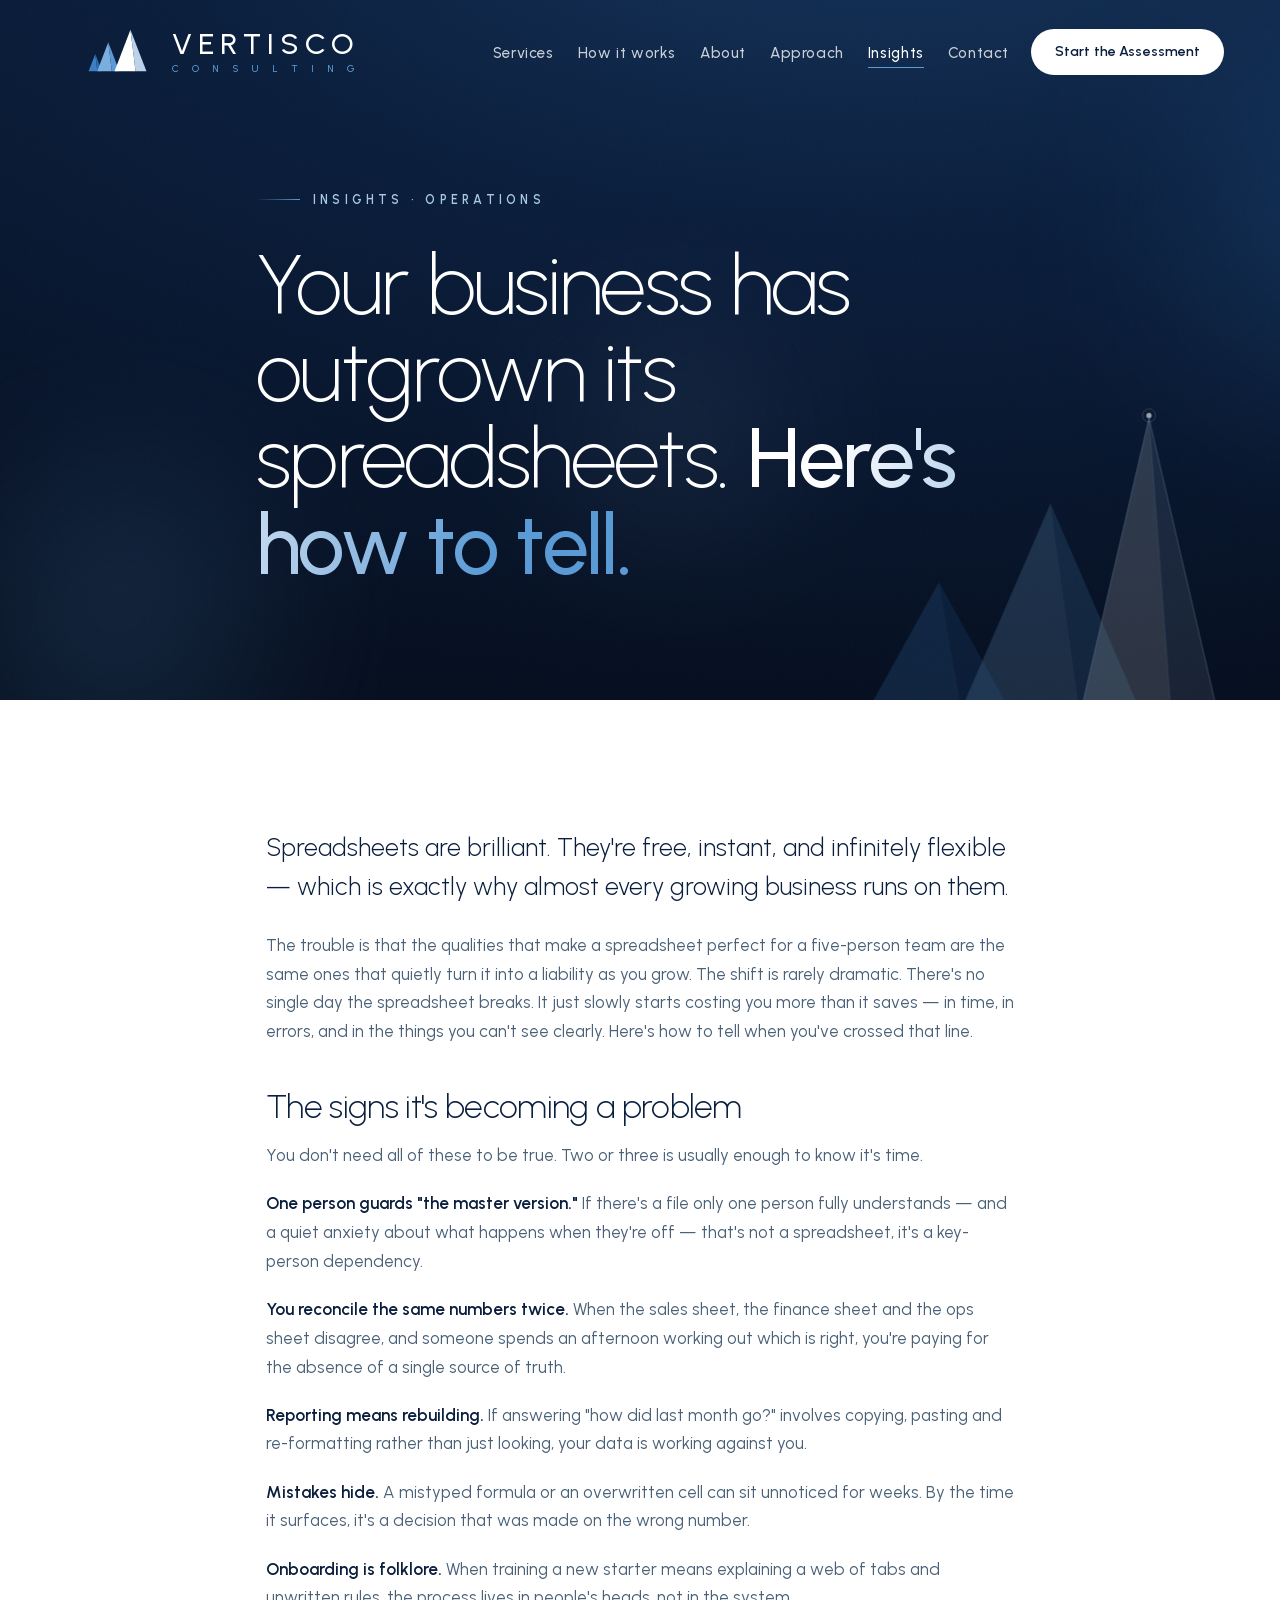
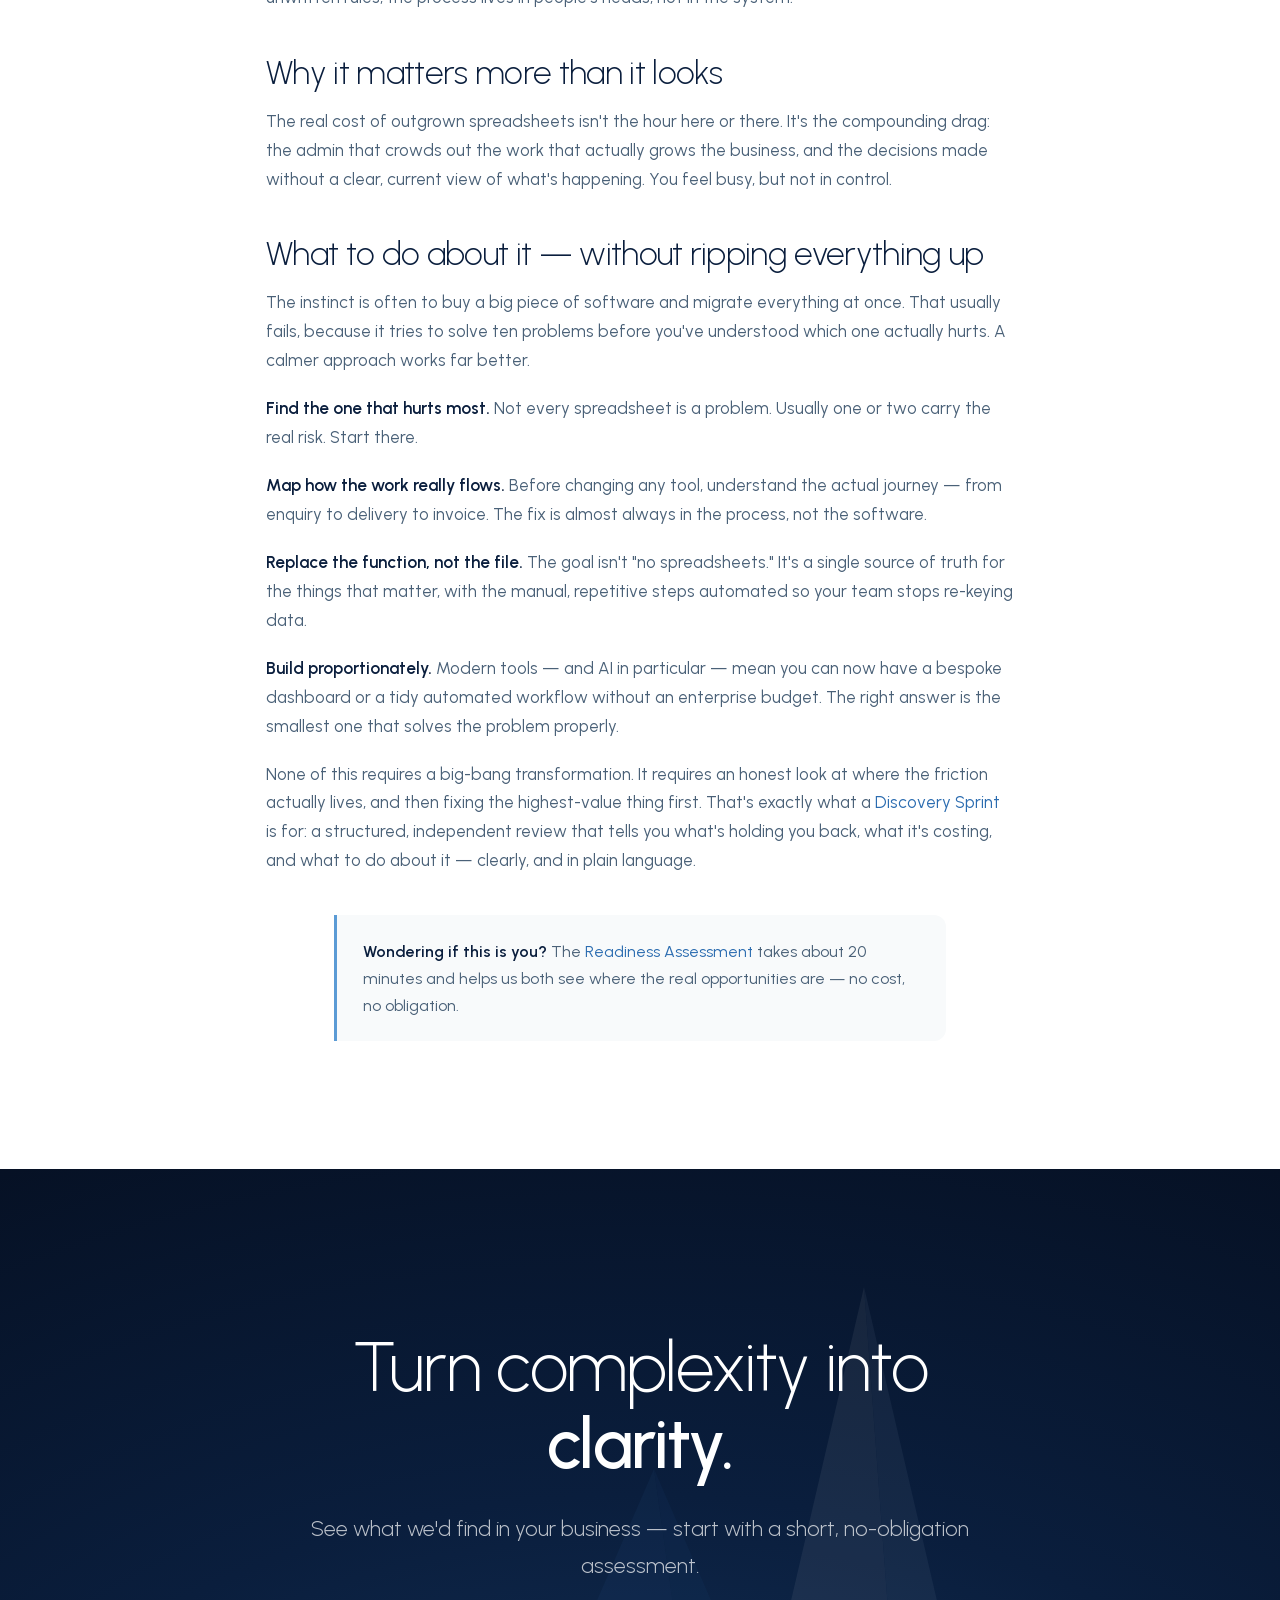
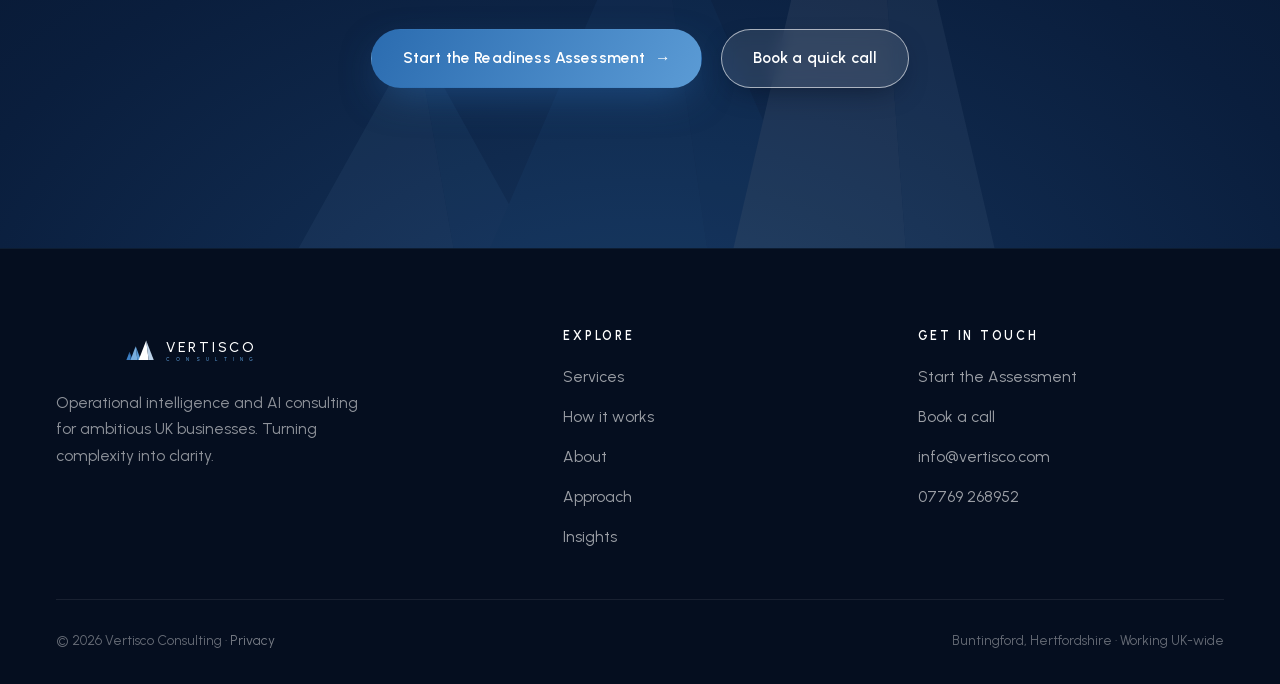
<file: insights-off-spreadsheets.html>
<!DOCTYPE html>
<html lang="en-GB">
<head>
<meta charset="utf-8">
<meta name="viewport" content="width=device-width, initial-scale=1">
<title>Your Business Has Outgrown Its Spreadsheets — Vertisco</title>
<meta name="description" content="How to tell when spreadsheets have become a liability for your growing business — and a calm, practical way to move beyond them without ripping everything up.">
<link rel="canonical" href="https://vertisco.com/insights-off-spreadsheets.html">
<meta name="robots" content="index,follow">

<!-- Open Graph / social -->
<meta property="og:type" content="article">
<meta property="og:site_name" content="Vertisco Consulting">
<meta property="og:title" content="Your business has outgrown its spreadsheets. Here's how to tell.">
<meta property="og:description" content="The signs spreadsheets have quietly become a liability — and a practical way to move beyond them.">
<meta property="og:url" content="https://vertisco.com/insights-off-spreadsheets.html">
<meta property="og:image" content="https://vertisco.com/og-image.png">
<meta name="twitter:card" content="summary_large_image">

<link rel="icon" type="image/svg+xml" href="Vertisco_Ascent_Icon_Dark.svg">
<link rel="preload" href="urbanist-latin.woff2" as="font" type="font/woff2" crossorigin>
<link rel="stylesheet" href="style.css?v=6">
<script type="application/ld+json">
{
  "@context":"https://schema.org","@type":"Article",
  "headline":"Your business has outgrown its spreadsheets. Here's how to tell.",
  "description":"How to tell when spreadsheets have become a liability for your growing business — and a practical way to move beyond them.",
  "author":{"@type":"Organization","name":"Vertisco Consulting"},
  "publisher":{"@type":"Organization","name":"Vertisco Consulting"},
  "mainEntityOfPage":"https://vertisco.com/insights-off-spreadsheets.html"
}
</script>
<!-- Google tag (gtag.js) -->
<script async src="https://www.googletagmanager.com/gtag/js?id=G-7DYDHD1P7Y"></script>
<script>window.dataLayer=window.dataLayer||[];function gtag(){dataLayer.push(arguments);}gtag('js',new Date());gtag('config','G-7DYDHD1P7Y');</script>
</head>
<body>
<a class="skip" href="#main">Skip to content</a>
<header class="site-header" id="hdr">
  <div class="wrap nav">
    <a class="brand" href="index.html" aria-label="Vertisco Consulting — home">
      <svg viewBox="0 20 360 56" width="290" height="39" xmlns="http://www.w3.org/2000/svg" role="img" aria-label="Vertisco Consulting">
        <g transform="translate(4,16)">
          <polygon class="tri" points="1.6,52 8.5,34 10.7,52" fill="#3D7FC4"/>
          <polygon class="tri" points="8.5,34 15.5,52 10.7,52" fill="#2B6CB0"/>
          <polygon class="tri" points="10.5,52 22,22 25.7,52" fill="#79AEDE"/>
          <polygon class="tri" points="22,22 33.5,52 25.7,52" fill="#5B9BD5"/>
          <polygon class="tri" points="28.5,52 45,9 50.3,52" fill="#FFFFFF"/>
          <polygon class="tri" points="45,9 61.6,52 50.3,52" fill="#BCD2E8"/>
        </g>
        <text x="92" y="50" font-family="Urbanist,sans-serif" font-size="31" font-weight="500" letter-spacing="6" fill="#FFFFFF">VERTISCO</text>
        <text x="92" y="69" font-family="Urbanist,sans-serif" font-size="10.5" font-weight="500" letter-spacing="13.76" fill="#5B9BD5">CONSULTING</text>
      </svg>
    </a>
    <nav class="nav-cta" aria-label="Primary">
      <ul class="nav-links" id="navlinks">
        <li><a href="services.html">Services</a></li>
        <li><a href="how-it-works.html">How it works</a></li>
        <li><a href="about.html">About</a></li>
        <li><a href="approach.html">Approach</a></li>
        <li><a href="insights.html" aria-current="page">Insights</a></li>
        <li><a href="contact.html">Contact</a></li>
        <li class="menu-cta"><a class="btn btn-primary btn-sm" href="start-here.html">Start the Assessment</a></li>
      </ul>
      <a class="btn btn-light btn-sm" href="start-here.html">Start the Assessment</a>
      <button class="nav-toggle" id="navToggle" aria-label="Open menu" aria-expanded="false" aria-controls="navlinks"><span></span><span></span><span></span></button>
    </nav>
  </div>
</header>
<main id="main">
  <section class="page-head">
    <div class="aurora" aria-hidden="true"><div class="a1"></div><div class="a2"></div><div class="a3"></div></div>
    <svg class="hero-mark" viewBox="0 0 640 520" aria-hidden="true" focusable="false">
      <g class="m-tri m1">
        <polygon points="60,520 160,340 192,520" fill="#3D7FC4" opacity=".32"/>
        <polygon points="160,340 260,520 192,520" fill="#2B6CB0" opacity=".26"/>
      </g>
      <g class="m-tri m2">
        <polygon points="200,520 330,220 372,520" fill="#79AEDE" opacity=".32"/>
        <polygon points="330,220 460,520 372,520" fill="#5B9BD5" opacity=".26"/>
      </g>
      <g class="m-tri m3">
        <polygon points="380,520 480,90 512,520" fill="#FFFFFF" opacity=".26"/>
        <polygon points="480,90 580,520 512,520" fill="#BCD2E8" opacity=".18"/>
      </g>
      <path class="edge" d="M380,520 L480,90 L580,520"/>
      <path class="edge" d="M480,90 L512,520" opacity=".5"/>
      <circle class="summit" cx="480" cy="86" r="4" fill="#fff"/>
      <circle class="summit" cx="480" cy="86" r="10" fill="none" stroke="rgba(255,255,255,.4)" stroke-width="1"/>
    </svg>
    <div class="wrap">
      <span class="kicker">Insights · Operations</span>
      <h1 class="fade-1">Your business has outgrown its spreadsheets. <span class="grad">Here's how to tell.</span></h1>
    </div>
  </section>

  <section class="panel panel-light">
    <div class="wrap">
      <article class="prose rv" style="margin:0 auto">
        <p class="prose-xl" style="margin-bottom:1.6rem">Spreadsheets are brilliant. They're free, instant, and infinitely flexible — which is exactly why almost every growing business runs on them.</p>
        <p>The trouble is that the qualities that make a spreadsheet perfect for a five-person team are the same ones that quietly turn it into a liability as you grow. The shift is rarely dramatic. There's no single day the spreadsheet breaks. It just slowly starts costing you more than it saves — in time, in errors, and in the things you can't see clearly. Here's how to tell when you've crossed that line.</p>

        <h2>The signs it's becoming a problem</h2>
        <p>You don't need all of these to be true. Two or three is usually enough to know it's time.</p>
        <p><strong>One person guards "the master version."</strong> If there's a file only one person fully understands — and a quiet anxiety about what happens when they're off — that's not a spreadsheet, it's a key-person dependency.</p>
        <p><strong>You reconcile the same numbers twice.</strong> When the sales sheet, the finance sheet and the ops sheet disagree, and someone spends an afternoon working out which is right, you're paying for the absence of a single source of truth.</p>
        <p><strong>Reporting means rebuilding.</strong> If answering "how did last month go?" involves copying, pasting and re-formatting rather than just looking, your data is working against you.</p>
        <p><strong>Mistakes hide.</strong> A mistyped formula or an overwritten cell can sit unnoticed for weeks. By the time it surfaces, it's a decision that was made on the wrong number.</p>
        <p><strong>Onboarding is folklore.</strong> When training a new starter means explaining a web of tabs and unwritten rules, the process lives in people's heads, not in the system.</p>

        <h2>Why it matters more than it looks</h2>
        <p>The real cost of outgrown spreadsheets isn't the hour here or there. It's the compounding drag: the admin that crowds out the work that actually grows the business, and the decisions made without a clear, current view of what's happening. You feel busy, but not in control.</p>

        <h2>What to do about it — without ripping everything up</h2>
        <p>The instinct is often to buy a big piece of software and migrate everything at once. That usually fails, because it tries to solve ten problems before you've understood which one actually hurts. A calmer approach works far better.</p>
        <p><strong>Find the one that hurts most.</strong> Not every spreadsheet is a problem. Usually one or two carry the real risk. Start there.</p>
        <p><strong>Map how the work really flows.</strong> Before changing any tool, understand the actual journey — from enquiry to delivery to invoice. The fix is almost always in the process, not the software.</p>
        <p><strong>Replace the function, not the file.</strong> The goal isn't "no spreadsheets." It's a single source of truth for the things that matter, with the manual, repetitive steps automated so your team stops re-keying data.</p>
        <p><strong>Build proportionately.</strong> Modern tools — and AI in particular — mean you can now have a bespoke dashboard or a tidy automated workflow without an enterprise budget. The right answer is the smallest one that solves the problem properly.</p>

        <p>None of this requires a big-bang transformation. It requires an honest look at where the friction actually lives, and then fixing the highest-value thing first. That's exactly what a <a href="how-it-works.html">Discovery Sprint</a> is for: a structured, independent review that tells you what's holding you back, what it's costing, and what to do about it — clearly, and in plain language.</p>
      </article>

      <div class="note rv" style="max-width:68ch;margin:2.5rem auto 0">
        <strong>Wondering if this is you?</strong> The <a href="start-here.html">Readiness Assessment</a> takes about 20 minutes and helps us both see where the real opportunities are — no cost, no obligation.
      </div>
    </div>
  </section>

  <section class="final-cta">
    <svg class="final-mark" viewBox="0 0 640 520" aria-hidden="true">
      <polygon points="60,520 160,340 192,520" fill="#85B7E2"/>
      <polygon points="160,340 260,520 192,520" fill="#5B9BD5"/>
      <polygon points="200,520 330,220 372,520" fill="#3D7FC4"/>
      <polygon points="330,220 460,520 372,520" fill="#2B6CB0"/>
      <polygon points="380,520 480,90 512,520" fill="#FFFFFF"/>
      <polygon points="480,90 580,520 512,520" fill="#BCD2E8"/>
    </svg>
    <div class="wrap">
      <h2 class="rv">Turn complexity into <em>clarity.</em></h2>
      <p class="lede rv rv-d1">See what we'd find in your business — start with a short, no-obligation assessment.</p>
      <div class="cta-actions rv rv-d2">
        <a class="btn btn-primary" href="start-here.html">Start the Readiness Assessment <span class="arrow">→</span></a>
        <a class="btn btn-outline" href="contact.html">Book a quick call</a>
      </div>
    </div>
  </section>
</main>
<footer class="site-footer">
  <div class="wrap">
    <div class="footer-top">
      <div class="footer-brand">
        <svg viewBox="0 0 360 92" width="300" height="40" xmlns="http://www.w3.org/2000/svg" role="img" aria-label="Vertisco Consulting">
          <g transform="translate(4,16)">
            <polygon points="1.6,52 8.5,34 10.7,52" fill="#3D7FC4"/>
            <polygon points="8.5,34 15.5,52 10.7,52" fill="#2B6CB0"/>
            <polygon points="10.5,52 22,22 25.7,52" fill="#79AEDE"/>
            <polygon points="22,22 33.5,52 25.7,52" fill="#5B9BD5"/>
            <polygon points="28.5,52 45,9 50.3,52" fill="#FFFFFF"/>
            <polygon points="45,9 61.6,52 50.3,52" fill="#BCD2E8"/>
          </g>
          <text x="92" y="50" font-family="Urbanist,sans-serif" font-size="31" font-weight="500" letter-spacing="6" fill="#FFFFFF">VERTISCO</text>
          <text x="92" y="69" font-family="Urbanist,sans-serif" font-size="10.5" font-weight="500" letter-spacing="13.76" fill="#5B9BD5">CONSULTING</text>
        </svg>
        <p>Operational intelligence and AI consulting for ambitious UK businesses. Turning complexity into clarity.</p>
      </div>
      <div class="footer-col">
        <h4>Explore</h4>
        <ul>
          <li><a href="services.html">Services</a></li>
          <li><a href="how-it-works.html">How it works</a></li>
          <li><a href="about.html">About</a></li>
          <li><a href="approach.html">Approach</a></li>
          <li><a href="insights.html">Insights</a></li>
        </ul>
      </div>
      <div class="footer-col">
        <h4>Get in touch</h4>
        <ul>
          <li><a href="start-here.html">Start the Assessment</a></li>
          <li><a href="contact.html">Book a call</a></li>
          <li><a href="mailto:info@vertisco.com">info@vertisco.com</a></li>
          <li><a href="tel:+447769268952">07769 268952</a></li>
        </ul>
      </div>
    </div>
    <div class="footer-bottom">
      <span>© 2026 Vertisco Consulting · <a href="privacy.html">Privacy</a></span>
      <span>Buntingford, Hertfordshire · Working UK-wide</span>
    </div>
  </div>
</footer>
<script>
(function(){
  var h=document.getElementById('hdr');
  if(h){addEventListener('scroll',function(){h.classList.toggle('solid',scrollY>40)},{passive:true});h.classList.toggle('solid',scrollY>40);}
  var t=document.getElementById('navToggle'),n=document.getElementById('navlinks');
  if(t&&n){t.addEventListener('click',function(){
    var o=n.classList.toggle('open');t.classList.toggle('open',o);document.body.classList.toggle('no-scroll',o);
    t.setAttribute('aria-expanded',o);t.setAttribute('aria-label',o?'Close menu':'Open menu');});}
  if('IntersectionObserver' in window){
    var io=new IntersectionObserver(function(es){
      es.forEach(function(e){if(e.isIntersecting){e.target.classList.add('in');io.unobserve(e.target);}});
    },{threshold:.12,rootMargin:'0px 0px -60px 0px'});
    document.querySelectorAll('.rv').forEach(function(el){io.observe(el)});
  } else { document.querySelectorAll('.rv').forEach(function(el){el.classList.add('in')}); }
})();
</script>
</body>
</html>
</file>
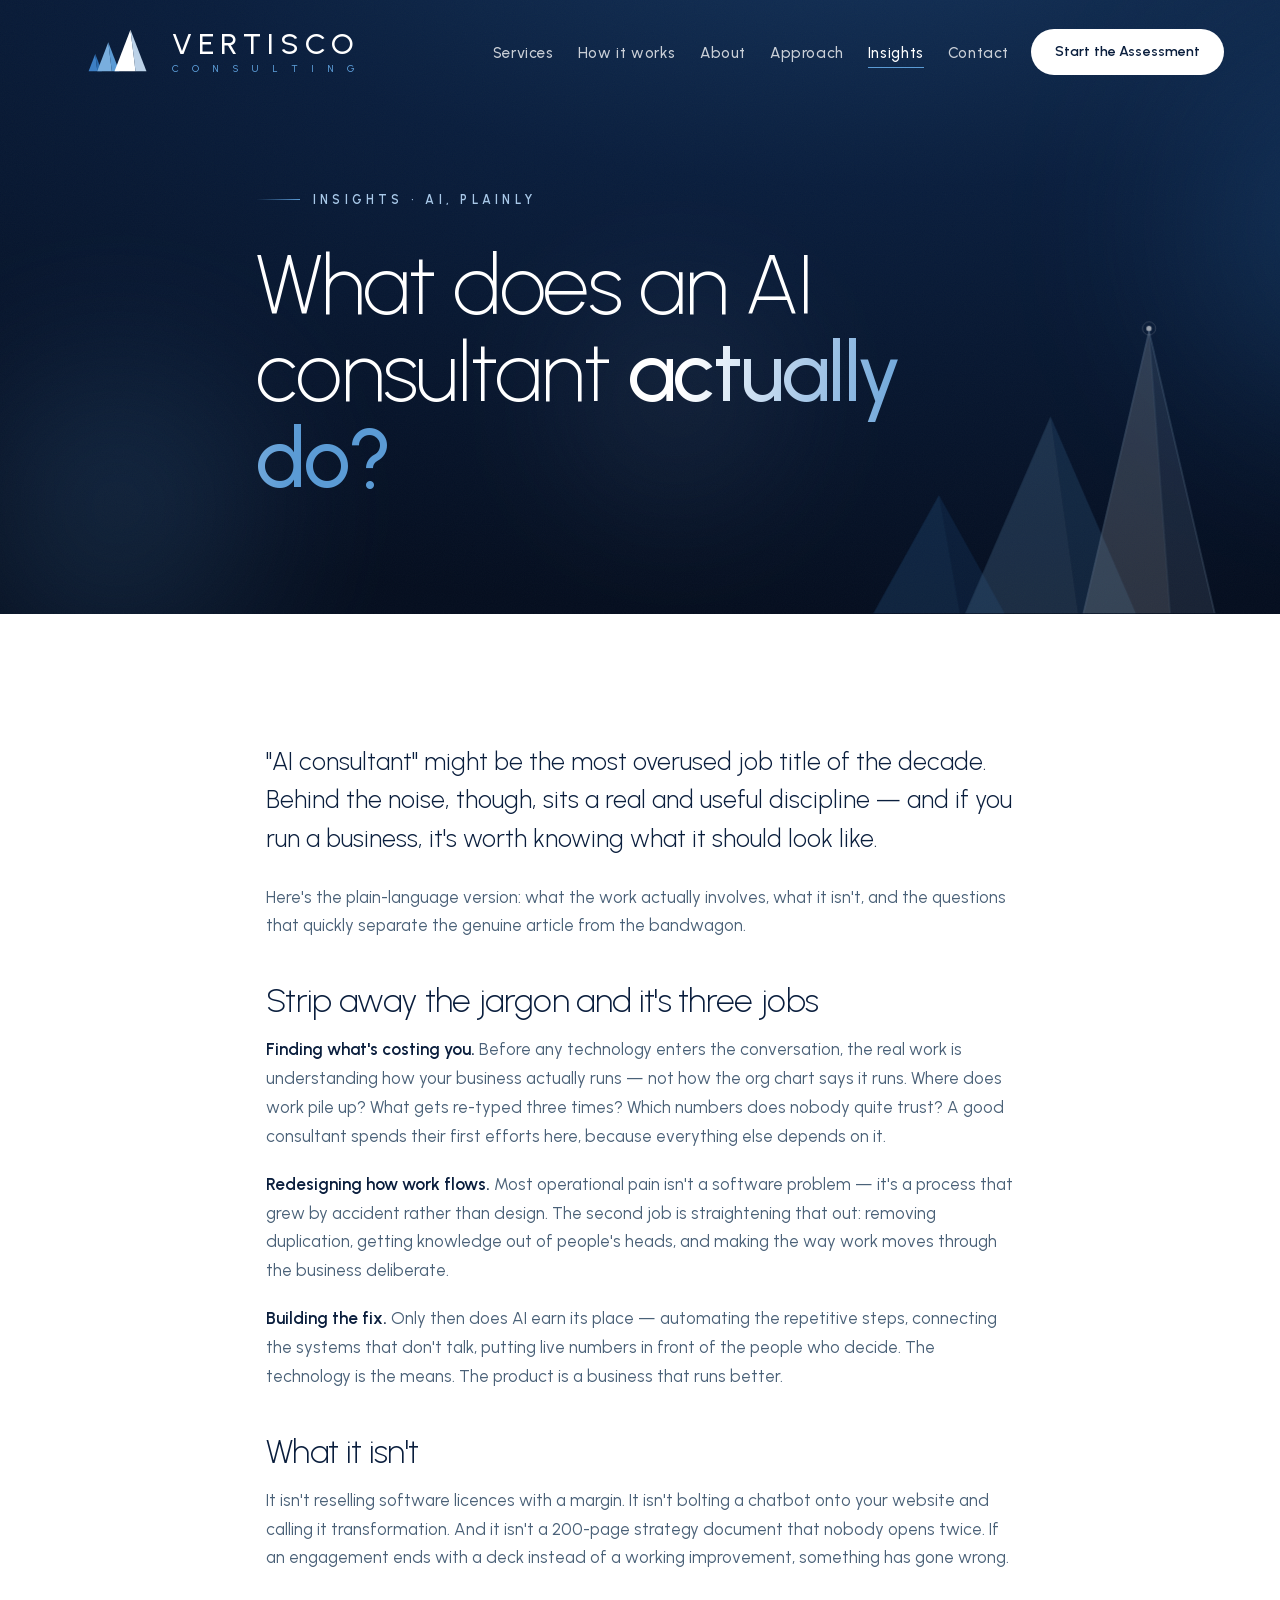
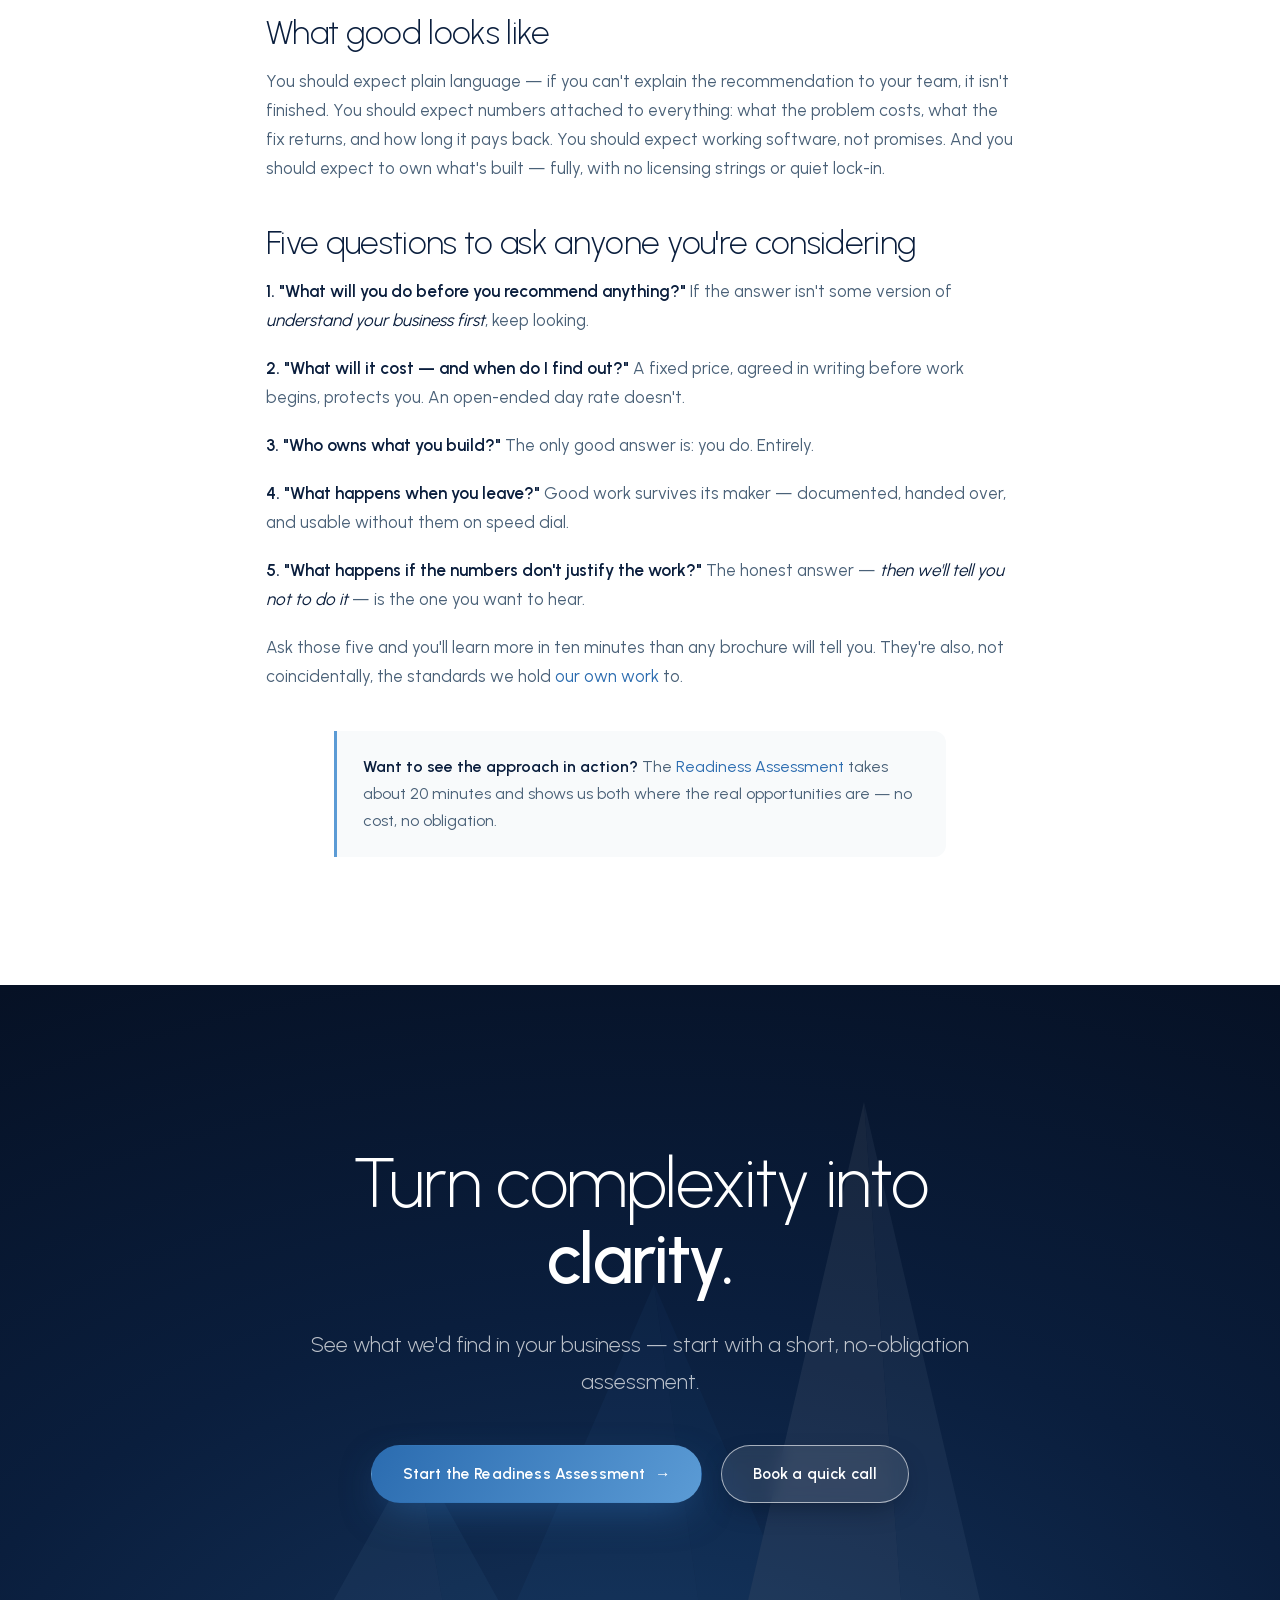
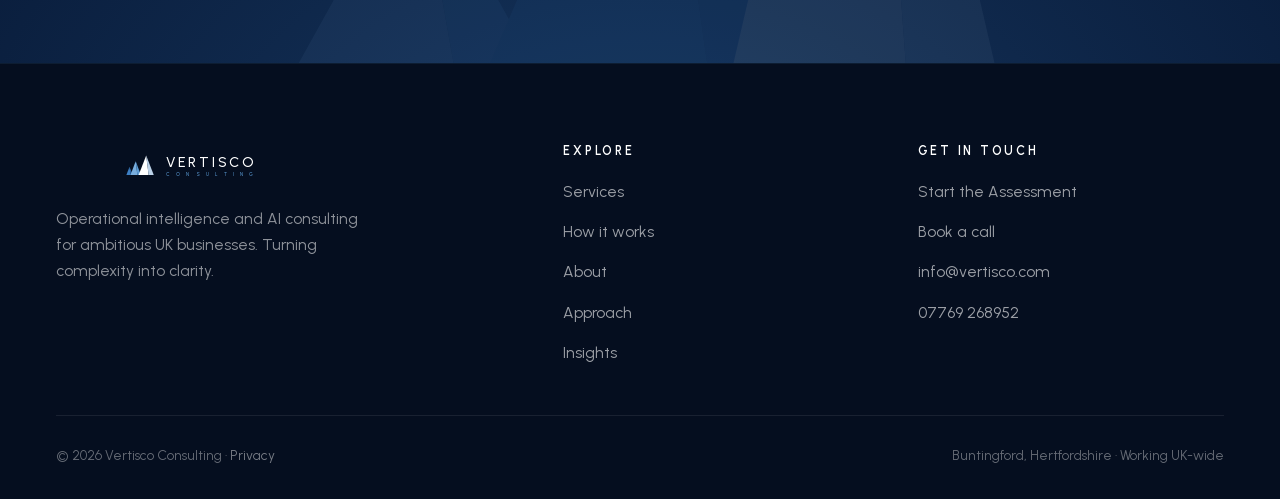
<file: insights-what-ai-consultants-do.html>
<!DOCTYPE html>
<html lang="en-GB">
<head>
<meta charset="utf-8">
<meta name="viewport" content="width=device-width, initial-scale=1">
<title>What Does an AI Consultant Actually Do? — Vertisco</title>
<meta name="description" content="A plain-language guide for business owners: what AI consulting really involves, what good looks like, and the questions to ask before you hire anyone.">
<link rel="canonical" href="https://vertisco.com/insights-what-ai-consultants-do.html">
<meta name="robots" content="index,follow">

<!-- Open Graph / social -->
<meta property="og:type" content="article">
<meta property="og:site_name" content="Vertisco Consulting">
<meta property="og:title" content="What does an AI consultant actually do?">
<meta property="og:description" content="A plain-language guide for business owners — what AI consulting involves, what good looks like, and what to ask before hiring anyone.">
<meta property="og:url" content="https://vertisco.com/insights-what-ai-consultants-do.html">
<meta property="og:image" content="https://vertisco.com/og-image.png">
<meta name="twitter:card" content="summary_large_image">

<link rel="icon" type="image/svg+xml" href="Vertisco_Ascent_Icon_Dark.svg">
<link rel="preload" href="urbanist-latin.woff2" as="font" type="font/woff2" crossorigin>
<link rel="stylesheet" href="style.css?v=6">
<script type="application/ld+json">
{
  "@context":"https://schema.org","@type":"Article",
  "headline":"What does an AI consultant actually do?",
  "description":"A plain-language guide for business owners: what AI consulting really involves, what good looks like, and the questions to ask before you hire anyone.",
  "datePublished":"2026-06-12",
  "author":{"@type":"Organization","name":"Vertisco Consulting"},
  "publisher":{"@type":"Organization","name":"Vertisco Consulting"},
  "mainEntityOfPage":"https://vertisco.com/insights-what-ai-consultants-do.html"
}
</script>
<!-- Google tag (gtag.js) -->
<script async src="https://www.googletagmanager.com/gtag/js?id=G-7DYDHD1P7Y"></script>
<script>window.dataLayer=window.dataLayer||[];function gtag(){dataLayer.push(arguments);}gtag('js',new Date());gtag('config','G-7DYDHD1P7Y');</script>
</head>
<body>
<a class="skip" href="#main">Skip to content</a>
<header class="site-header" id="hdr">
  <div class="wrap nav">
    <a class="brand" href="index.html" aria-label="Vertisco Consulting — home">
      <svg viewBox="0 20 360 56" width="290" height="39" xmlns="http://www.w3.org/2000/svg" role="img" aria-label="Vertisco Consulting">
        <g transform="translate(4,16)">
          <polygon class="tri" points="1.6,52 8.5,34 10.7,52" fill="#3D7FC4"/>
          <polygon class="tri" points="8.5,34 15.5,52 10.7,52" fill="#2B6CB0"/>
          <polygon class="tri" points="10.5,52 22,22 25.7,52" fill="#79AEDE"/>
          <polygon class="tri" points="22,22 33.5,52 25.7,52" fill="#5B9BD5"/>
          <polygon class="tri" points="28.5,52 45,9 50.3,52" fill="#FFFFFF"/>
          <polygon class="tri" points="45,9 61.6,52 50.3,52" fill="#BCD2E8"/>
        </g>
        <text x="92" y="50" font-family="Urbanist,sans-serif" font-size="31" font-weight="500" letter-spacing="6" fill="#FFFFFF">VERTISCO</text>
        <text x="92" y="69" font-family="Urbanist,sans-serif" font-size="10.5" font-weight="500" letter-spacing="13.76" fill="#5B9BD5">CONSULTING</text>
      </svg>
    </a>
    <nav class="nav-cta" aria-label="Primary">
      <ul class="nav-links" id="navlinks">
        <li><a href="services.html">Services</a></li>
        <li><a href="how-it-works.html">How it works</a></li>
        <li><a href="about.html">About</a></li>
        <li><a href="approach.html">Approach</a></li>
        <li><a href="insights.html" aria-current="page">Insights</a></li>
        <li><a href="contact.html">Contact</a></li>
        <li class="menu-cta"><a class="btn btn-primary btn-sm" href="start-here.html">Start the Assessment</a></li>
      </ul>
      <a class="btn btn-light btn-sm" href="start-here.html">Start the Assessment</a>
      <button class="nav-toggle" id="navToggle" aria-label="Open menu" aria-expanded="false" aria-controls="navlinks"><span></span><span></span><span></span></button>
    </nav>
  </div>
</header>
<main id="main">
  <section class="page-head">
    <div class="aurora" aria-hidden="true"><div class="a1"></div><div class="a2"></div><div class="a3"></div></div>
    <svg class="hero-mark" viewBox="0 0 640 520" aria-hidden="true" focusable="false">
      <g class="m-tri m1">
        <polygon points="60,520 160,340 192,520" fill="#3D7FC4" opacity=".32"/>
        <polygon points="160,340 260,520 192,520" fill="#2B6CB0" opacity=".26"/>
      </g>
      <g class="m-tri m2">
        <polygon points="200,520 330,220 372,520" fill="#79AEDE" opacity=".32"/>
        <polygon points="330,220 460,520 372,520" fill="#5B9BD5" opacity=".26"/>
      </g>
      <g class="m-tri m3">
        <polygon points="380,520 480,90 512,520" fill="#FFFFFF" opacity=".26"/>
        <polygon points="480,90 580,520 512,520" fill="#BCD2E8" opacity=".18"/>
      </g>
      <path class="edge" d="M380,520 L480,90 L580,520"/>
      <path class="edge" d="M480,90 L512,520" opacity=".5"/>
      <circle class="summit" cx="480" cy="86" r="4" fill="#fff"/>
      <circle class="summit" cx="480" cy="86" r="10" fill="none" stroke="rgba(255,255,255,.4)" stroke-width="1"/>
    </svg>
    <div class="wrap">
      <span class="kicker">Insights · AI, plainly</span>
      <h1 class="fade-1">What does an AI consultant <span class="grad">actually do?</span></h1>
    </div>
  </section>

  <section class="panel panel-light">
    <div class="wrap">
      <article class="prose rv" style="margin:0 auto">
        <p class="prose-xl" style="margin-bottom:1.6rem">"AI consultant" might be the most overused job title of the decade. Behind the noise, though, sits a real and useful discipline — and if you run a business, it's worth knowing what it should look like.</p>
        <p>Here's the plain-language version: what the work actually involves, what it isn't, and the questions that quickly separate the genuine article from the bandwagon.</p>

        <h2>Strip away the jargon and it's three jobs</h2>
        <p><strong>Finding what's costing you.</strong> Before any technology enters the conversation, the real work is understanding how your business actually runs — not how the org chart says it runs. Where does work pile up? What gets re-typed three times? Which numbers does nobody quite trust? A good consultant spends their first efforts here, because everything else depends on it.</p>
        <p><strong>Redesigning how work flows.</strong> Most operational pain isn't a software problem — it's a process that grew by accident rather than design. The second job is straightening that out: removing duplication, getting knowledge out of people's heads, and making the way work moves through the business deliberate.</p>
        <p><strong>Building the fix.</strong> Only then does AI earn its place — automating the repetitive steps, connecting the systems that don't talk, putting live numbers in front of the people who decide. The technology is the means. The product is a business that runs better.</p>

        <h2>What it isn't</h2>
        <p>It isn't reselling software licences with a margin. It isn't bolting a chatbot onto your website and calling it transformation. And it isn't a 200-page strategy document that nobody opens twice. If an engagement ends with a deck instead of a working improvement, something has gone wrong.</p>

        <h2>What good looks like</h2>
        <p>You should expect plain language — if you can't explain the recommendation to your team, it isn't finished. You should expect numbers attached to everything: what the problem costs, what the fix returns, and how long it pays back. You should expect working software, not promises. And you should expect to own what's built — fully, with no licensing strings or quiet lock-in.</p>

        <h2>Five questions to ask anyone you're considering</h2>
        <p><strong>1. "What will you do before you recommend anything?"</strong> If the answer isn't some version of <em>understand your business first</em>, keep looking.</p>
        <p><strong>2. "What will it cost — and when do I find out?"</strong> A fixed price, agreed in writing before work begins, protects you. An open-ended day rate doesn't.</p>
        <p><strong>3. "Who owns what you build?"</strong> The only good answer is: you do. Entirely.</p>
        <p><strong>4. "What happens when you leave?"</strong> Good work survives its maker — documented, handed over, and usable without them on speed dial.</p>
        <p><strong>5. "What happens if the numbers don't justify the work?"</strong> The honest answer — <em>then we'll tell you not to do it</em> — is the one you want to hear.</p>

        <p>Ask those five and you'll learn more in ten minutes than any brochure will tell you. They're also, not coincidentally, the standards we hold <a href="approach.html">our own work</a> to.</p>
      </article>

      <div class="note rv" style="max-width:68ch;margin:2.5rem auto 0">
        <strong>Want to see the approach in action?</strong> The <a href="start-here.html">Readiness Assessment</a> takes about 20 minutes and shows us both where the real opportunities are — no cost, no obligation.
      </div>
    </div>
  </section>

  <section class="final-cta">
    <svg class="final-mark" viewBox="0 0 640 520" aria-hidden="true">
      <polygon points="60,520 160,340 192,520" fill="#85B7E2"/>
      <polygon points="160,340 260,520 192,520" fill="#5B9BD5"/>
      <polygon points="200,520 330,220 372,520" fill="#3D7FC4"/>
      <polygon points="330,220 460,520 372,520" fill="#2B6CB0"/>
      <polygon points="380,520 480,90 512,520" fill="#FFFFFF"/>
      <polygon points="480,90 580,520 512,520" fill="#BCD2E8"/>
    </svg>
    <div class="wrap">
      <h2 class="rv">Turn complexity into <em>clarity.</em></h2>
      <p class="lede rv rv-d1">See what we'd find in your business — start with a short, no-obligation assessment.</p>
      <div class="cta-actions rv rv-d2">
        <a class="btn btn-primary" href="start-here.html">Start the Readiness Assessment <span class="arrow">→</span></a>
        <a class="btn btn-outline" href="contact.html">Book a quick call</a>
      </div>
    </div>
  </section>
</main>
<footer class="site-footer">
  <div class="wrap">
    <div class="footer-top">
      <div class="footer-brand">
        <svg viewBox="0 0 360 92" width="300" height="40" xmlns="http://www.w3.org/2000/svg" role="img" aria-label="Vertisco Consulting">
          <g transform="translate(4,16)">
            <polygon points="1.6,52 8.5,34 10.7,52" fill="#3D7FC4"/>
            <polygon points="8.5,34 15.5,52 10.7,52" fill="#2B6CB0"/>
            <polygon points="10.5,52 22,22 25.7,52" fill="#79AEDE"/>
            <polygon points="22,22 33.5,52 25.7,52" fill="#5B9BD5"/>
            <polygon points="28.5,52 45,9 50.3,52" fill="#FFFFFF"/>
            <polygon points="45,9 61.6,52 50.3,52" fill="#BCD2E8"/>
          </g>
          <text x="92" y="50" font-family="Urbanist,sans-serif" font-size="31" font-weight="500" letter-spacing="6" fill="#FFFFFF">VERTISCO</text>
          <text x="92" y="69" font-family="Urbanist,sans-serif" font-size="10.5" font-weight="500" letter-spacing="13.76" fill="#5B9BD5">CONSULTING</text>
        </svg>
        <p>Operational intelligence and AI consulting for ambitious UK businesses. Turning complexity into clarity.</p>
      </div>
      <div class="footer-col">
        <h4>Explore</h4>
        <ul>
          <li><a href="services.html">Services</a></li>
          <li><a href="how-it-works.html">How it works</a></li>
          <li><a href="about.html">About</a></li>
          <li><a href="approach.html">Approach</a></li>
          <li><a href="insights.html">Insights</a></li>
        </ul>
      </div>
      <div class="footer-col">
        <h4>Get in touch</h4>
        <ul>
          <li><a href="start-here.html">Start the Assessment</a></li>
          <li><a href="contact.html">Book a call</a></li>
          <li><a href="mailto:info@vertisco.com">info@vertisco.com</a></li>
          <li><a href="tel:+447769268952">07769 268952</a></li>
        </ul>
      </div>
    </div>
    <div class="footer-bottom">
      <span>© 2026 Vertisco Consulting · <a href="privacy.html">Privacy</a></span>
      <span>Buntingford, Hertfordshire · Working UK-wide</span>
    </div>
  </div>
</footer>
<script>
(function(){
  var h=document.getElementById('hdr');
  if(h){addEventListener('scroll',function(){h.classList.toggle('solid',scrollY>40)},{passive:true});h.classList.toggle('solid',scrollY>40);}
  var t=document.getElementById('navToggle'),n=document.getElementById('navlinks');
  if(t&&n){t.addEventListener('click',function(){
    var o=n.classList.toggle('open');t.classList.toggle('open',o);document.body.classList.toggle('no-scroll',o);
    t.setAttribute('aria-expanded',o);t.setAttribute('aria-label',o?'Close menu':'Open menu');});}
  if('IntersectionObserver' in window){
    var io=new IntersectionObserver(function(es){
      es.forEach(function(e){if(e.isIntersecting){e.target.classList.add('in');io.unobserve(e.target);}});
    },{threshold:.12,rootMargin:'0px 0px -60px 0px'});
    document.querySelectorAll('.rv').forEach(function(el){io.observe(el)});
  } else { document.querySelectorAll('.rv').forEach(function(el){el.classList.add('in')}); }
})();
</script>
</body>
</html>
</file>
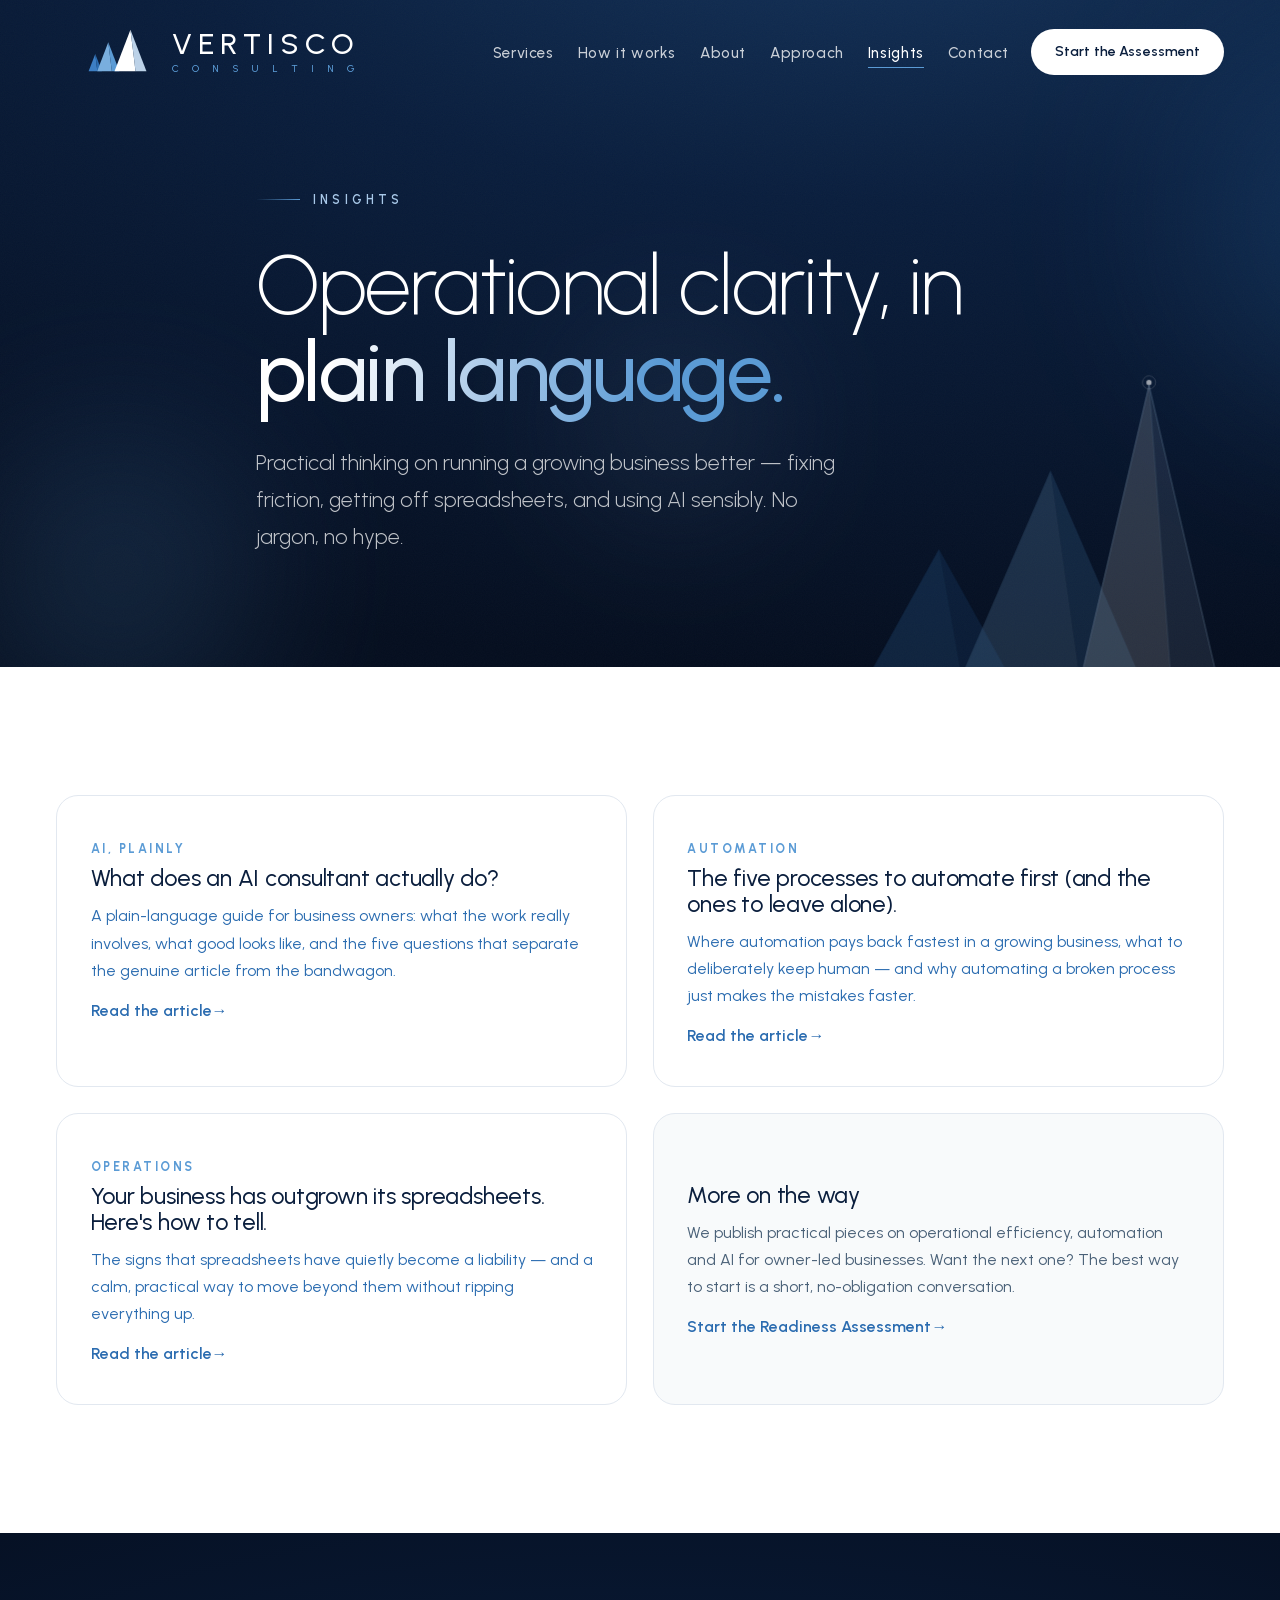
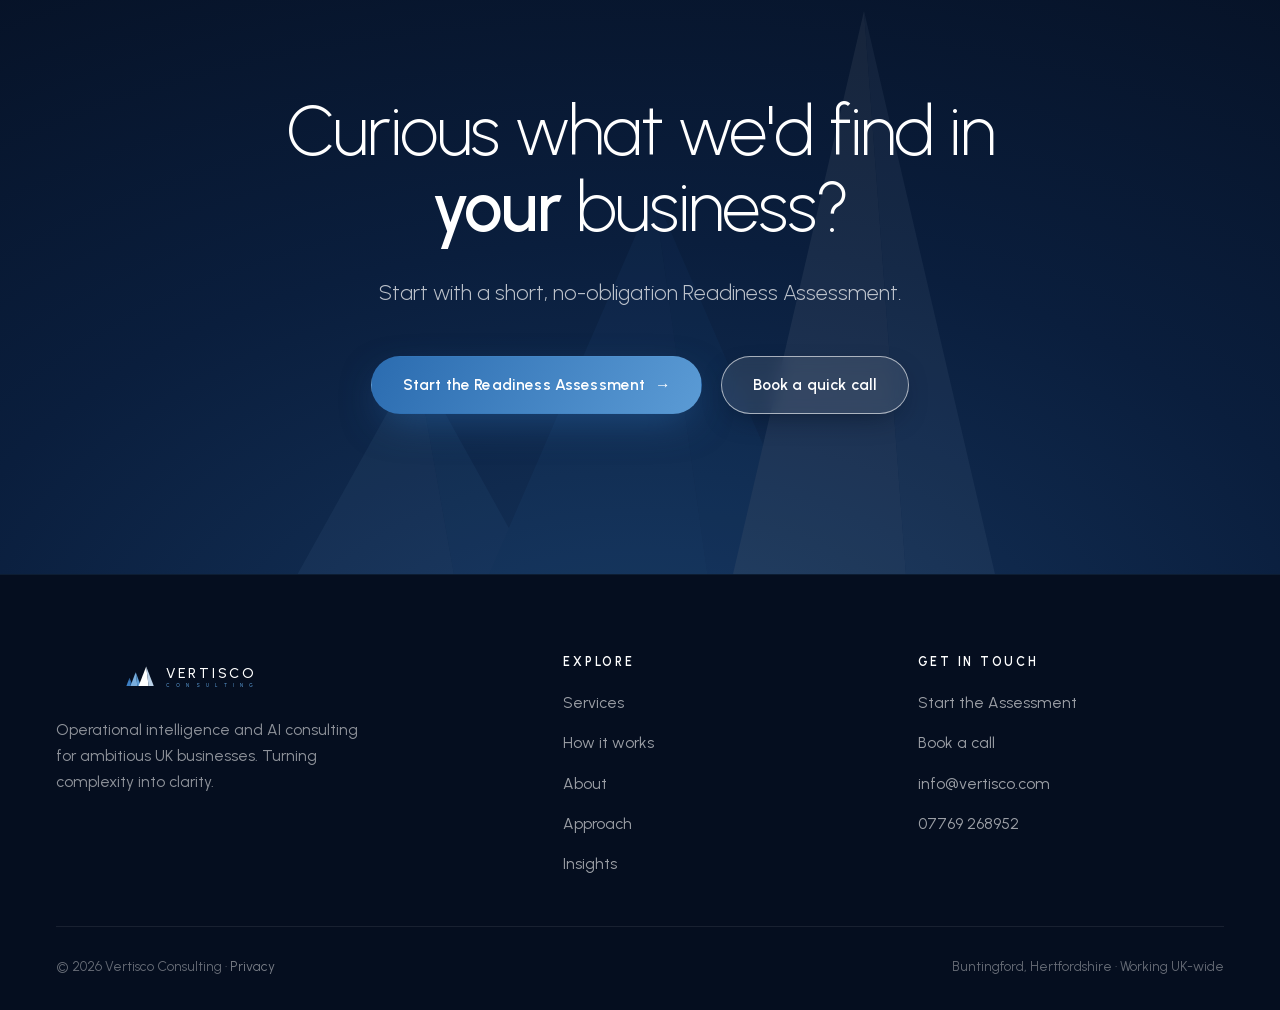
<file: insights.html>
<!DOCTYPE html>
<html lang="en-GB">
<head>
<meta charset="utf-8">
<meta name="viewport" content="width=device-width, initial-scale=1">
<title>Insights | Practical Operations &amp; AI for SMEs — Vertisco</title>
<meta name="description" content="Plain-spoken articles on operational efficiency, getting off spreadsheets, and using AI sensibly in a growing business. No jargon, no hype.">
<link rel="canonical" href="https://vertisco.com/insights.html">
<meta name="robots" content="index,follow">

<!-- Open Graph / social -->
<meta property="og:type" content="website">
<meta property="og:site_name" content="Vertisco Consulting">
<meta property="og:title" content="Insights — Vertisco Consulting">
<meta property="og:description" content="Plain-spoken articles on operational efficiency and using AI sensibly in a growing business.">
<meta property="og:url" content="https://vertisco.com/insights.html">
<meta property="og:image" content="https://vertisco.com/og-image.png">
<meta name="twitter:card" content="summary_large_image">

<link rel="icon" type="image/svg+xml" href="Vertisco_Ascent_Icon_Dark.svg">
<link rel="preload" href="urbanist-latin.woff2" as="font" type="font/woff2" crossorigin>
<link rel="stylesheet" href="style.css?v=6">

<!-- Google tag (gtag.js) -->
<script async src="https://www.googletagmanager.com/gtag/js?id=G-7DYDHD1P7Y"></script>
<script>window.dataLayer=window.dataLayer||[];function gtag(){dataLayer.push(arguments);}gtag('js',new Date());gtag('config','G-7DYDHD1P7Y');</script>
</head>
<body>
<a class="skip" href="#main">Skip to content</a>
<header class="site-header" id="hdr">
  <div class="wrap nav">
    <a class="brand" href="index.html" aria-label="Vertisco Consulting — home">
      <svg viewBox="0 20 360 56" width="290" height="39" xmlns="http://www.w3.org/2000/svg" role="img" aria-label="Vertisco Consulting">
        <g transform="translate(4,16)">
          <polygon class="tri" points="1.6,52 8.5,34 10.7,52" fill="#3D7FC4"/>
          <polygon class="tri" points="8.5,34 15.5,52 10.7,52" fill="#2B6CB0"/>
          <polygon class="tri" points="10.5,52 22,22 25.7,52" fill="#79AEDE"/>
          <polygon class="tri" points="22,22 33.5,52 25.7,52" fill="#5B9BD5"/>
          <polygon class="tri" points="28.5,52 45,9 50.3,52" fill="#FFFFFF"/>
          <polygon class="tri" points="45,9 61.6,52 50.3,52" fill="#BCD2E8"/>
        </g>
        <text x="92" y="50" font-family="Urbanist,sans-serif" font-size="31" font-weight="500" letter-spacing="6" fill="#FFFFFF">VERTISCO</text>
        <text x="92" y="69" font-family="Urbanist,sans-serif" font-size="10.5" font-weight="500" letter-spacing="13.76" fill="#5B9BD5">CONSULTING</text>
      </svg>
    </a>
    <nav class="nav-cta" aria-label="Primary">
      <ul class="nav-links" id="navlinks">
        <li><a href="services.html">Services</a></li>
        <li><a href="how-it-works.html">How it works</a></li>
        <li><a href="about.html">About</a></li>
        <li><a href="approach.html">Approach</a></li>
        <li><a href="insights.html" aria-current="page">Insights</a></li>
        <li><a href="contact.html">Contact</a></li>
        <li class="menu-cta"><a class="btn btn-primary btn-sm" href="start-here.html">Start the Assessment</a></li>
      </ul>
      <a class="btn btn-light btn-sm" href="start-here.html">Start the Assessment</a>
      <button class="nav-toggle" id="navToggle" aria-label="Open menu" aria-expanded="false" aria-controls="navlinks"><span></span><span></span><span></span></button>
    </nav>
  </div>
</header>
<main id="main">
  <section class="page-head">
    <div class="aurora" aria-hidden="true"><div class="a1"></div><div class="a2"></div><div class="a3"></div></div>
    <svg class="hero-mark" viewBox="0 0 640 520" aria-hidden="true" focusable="false">
      <g class="m-tri m1">
        <polygon points="60,520 160,340 192,520" fill="#3D7FC4" opacity=".32"/>
        <polygon points="160,340 260,520 192,520" fill="#2B6CB0" opacity=".26"/>
      </g>
      <g class="m-tri m2">
        <polygon points="200,520 330,220 372,520" fill="#79AEDE" opacity=".32"/>
        <polygon points="330,220 460,520 372,520" fill="#5B9BD5" opacity=".26"/>
      </g>
      <g class="m-tri m3">
        <polygon points="380,520 480,90 512,520" fill="#FFFFFF" opacity=".26"/>
        <polygon points="480,90 580,520 512,520" fill="#BCD2E8" opacity=".18"/>
      </g>
      <path class="edge" d="M380,520 L480,90 L580,520"/>
      <path class="edge" d="M480,90 L512,520" opacity=".5"/>
      <circle class="summit" cx="480" cy="86" r="4" fill="#fff"/>
      <circle class="summit" cx="480" cy="86" r="10" fill="none" stroke="rgba(255,255,255,.4)" stroke-width="1"/>
    </svg>
    <div class="wrap">
      <span class="kicker">Insights</span>
      <h1 class="fade-1">Operational clarity, in <span class="grad">plain language.</span></h1>
      <p class="lede fade-2">Practical thinking on running a growing business better — fixing friction, getting off spreadsheets, and using AI sensibly. No jargon, no hype.</p>
    </div>
  </section>

  <section class="panel panel-light">
    <div class="wrap">
      <div class="grid grid-2">
        <a class="card rv" href="insights-what-ai-consultants-do.html" style="text-decoration:none">
          <span class="num">AI, PLAINLY</span>
          <h3>What does an AI consultant actually do?</h3>
          <p>A plain-language guide for business owners: what the work really involves, what good looks like, and the five questions that separate the genuine article from the bandwagon.</p>
          <p class="text-link" style="margin-top:.8rem">Read the article</p>
        </a>
        <a class="card rv rv-d1" href="insights-automate-first.html" style="text-decoration:none">
          <span class="num">AUTOMATION</span>
          <h3>The five processes to automate first (and the ones to leave alone).</h3>
          <p>Where automation pays back fastest in a growing business, what to deliberately keep human — and why automating a broken process just makes the mistakes faster.</p>
          <p class="text-link" style="margin-top:.8rem">Read the article</p>
        </a>
        <a class="card rv" href="insights-off-spreadsheets.html" style="text-decoration:none">
          <span class="num">OPERATIONS</span>
          <h3>Your business has outgrown its spreadsheets. Here's how to tell.</h3>
          <p>The signs that spreadsheets have quietly become a liability — and a calm, practical way to move beyond them without ripping everything up.</p>
          <p class="text-link" style="margin-top:.8rem">Read the article</p>
        </a>
        <div class="card rv rv-d1" style="background:var(--bg);display:flex;flex-direction:column;justify-content:center">
          <h3>More on the way</h3>
          <p>We publish practical pieces on operational efficiency, automation and AI for owner-led businesses. Want the next one? The best way to start is a short, no-obligation conversation.</p>
          <p style="margin-top:.8rem"><a class="text-link" href="start-here.html">Start the Readiness Assessment</a></p>
        </div>
      </div>
    </div>
  </section>

  <section class="final-cta">
    <svg class="final-mark" viewBox="0 0 640 520" aria-hidden="true">
      <polygon points="60,520 160,340 192,520" fill="#85B7E2"/>
      <polygon points="160,340 260,520 192,520" fill="#5B9BD5"/>
      <polygon points="200,520 330,220 372,520" fill="#3D7FC4"/>
      <polygon points="330,220 460,520 372,520" fill="#2B6CB0"/>
      <polygon points="380,520 480,90 512,520" fill="#FFFFFF"/>
      <polygon points="480,90 580,520 512,520" fill="#BCD2E8"/>
    </svg>
    <div class="wrap">
      <h2 class="rv">Curious what we'd find in <em>your</em> business?</h2>
      <p class="lede rv rv-d1">Start with a short, no-obligation Readiness Assessment.</p>
      <div class="cta-actions rv rv-d2">
        <a class="btn btn-primary" href="start-here.html">Start the Readiness Assessment <span class="arrow">→</span></a>
        <a class="btn btn-outline" href="contact.html">Book a quick call</a>
      </div>
    </div>
  </section>
</main>
<footer class="site-footer">
  <div class="wrap">
    <div class="footer-top">
      <div class="footer-brand">
        <svg viewBox="0 0 360 92" width="300" height="40" xmlns="http://www.w3.org/2000/svg" role="img" aria-label="Vertisco Consulting">
          <g transform="translate(4,16)">
            <polygon points="1.6,52 8.5,34 10.7,52" fill="#3D7FC4"/>
            <polygon points="8.5,34 15.5,52 10.7,52" fill="#2B6CB0"/>
            <polygon points="10.5,52 22,22 25.7,52" fill="#79AEDE"/>
            <polygon points="22,22 33.5,52 25.7,52" fill="#5B9BD5"/>
            <polygon points="28.5,52 45,9 50.3,52" fill="#FFFFFF"/>
            <polygon points="45,9 61.6,52 50.3,52" fill="#BCD2E8"/>
          </g>
          <text x="92" y="50" font-family="Urbanist,sans-serif" font-size="31" font-weight="500" letter-spacing="6" fill="#FFFFFF">VERTISCO</text>
          <text x="92" y="69" font-family="Urbanist,sans-serif" font-size="10.5" font-weight="500" letter-spacing="13.76" fill="#5B9BD5">CONSULTING</text>
        </svg>
        <p>Operational intelligence and AI consulting for ambitious UK businesses. Turning complexity into clarity.</p>
      </div>
      <div class="footer-col">
        <h4>Explore</h4>
        <ul>
          <li><a href="services.html">Services</a></li>
          <li><a href="how-it-works.html">How it works</a></li>
          <li><a href="about.html">About</a></li>
          <li><a href="approach.html">Approach</a></li>
          <li><a href="insights.html">Insights</a></li>
        </ul>
      </div>
      <div class="footer-col">
        <h4>Get in touch</h4>
        <ul>
          <li><a href="start-here.html">Start the Assessment</a></li>
          <li><a href="contact.html">Book a call</a></li>
          <li><a href="mailto:info@vertisco.com">info@vertisco.com</a></li>
          <li><a href="tel:+447769268952">07769 268952</a></li>
        </ul>
      </div>
    </div>
    <div class="footer-bottom">
      <span>© 2026 Vertisco Consulting · <a href="privacy.html">Privacy</a></span>
      <span>Buntingford, Hertfordshire · Working UK-wide</span>
    </div>
  </div>
</footer>
<script>
(function(){
  var h=document.getElementById('hdr');
  if(h){addEventListener('scroll',function(){h.classList.toggle('solid',scrollY>40)},{passive:true});h.classList.toggle('solid',scrollY>40);}
  var t=document.getElementById('navToggle'),n=document.getElementById('navlinks');
  if(t&&n){t.addEventListener('click',function(){
    var o=n.classList.toggle('open');t.classList.toggle('open',o);document.body.classList.toggle('no-scroll',o);
    t.setAttribute('aria-expanded',o);t.setAttribute('aria-label',o?'Close menu':'Open menu');});}
  if('IntersectionObserver' in window){
    var io=new IntersectionObserver(function(es){
      es.forEach(function(e){if(e.isIntersecting){e.target.classList.add('in');io.unobserve(e.target);}});
    },{threshold:.12,rootMargin:'0px 0px -60px 0px'});
    document.querySelectorAll('.rv').forEach(function(el){io.observe(el)});
  } else { document.querySelectorAll('.rv').forEach(function(el){el.classList.add('in')}); }
})();
</script>
</body>
</html>
</file>
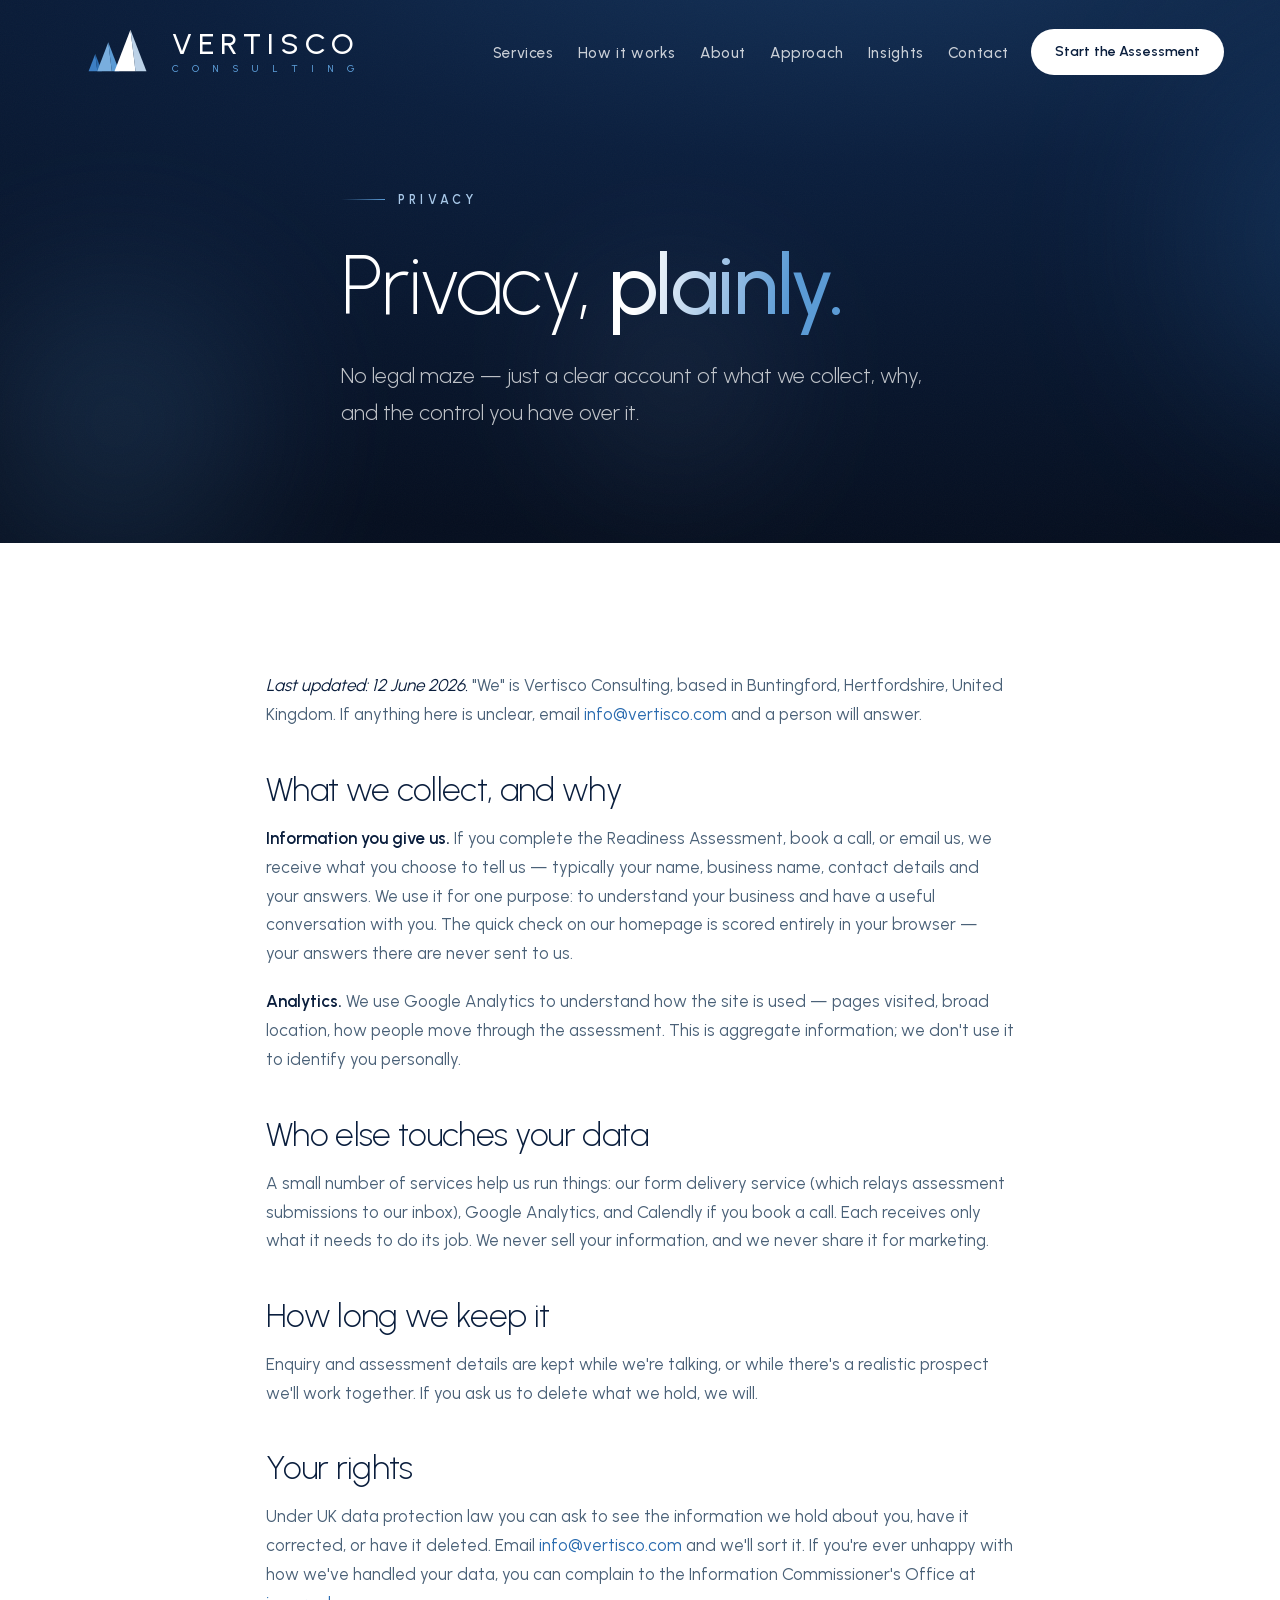
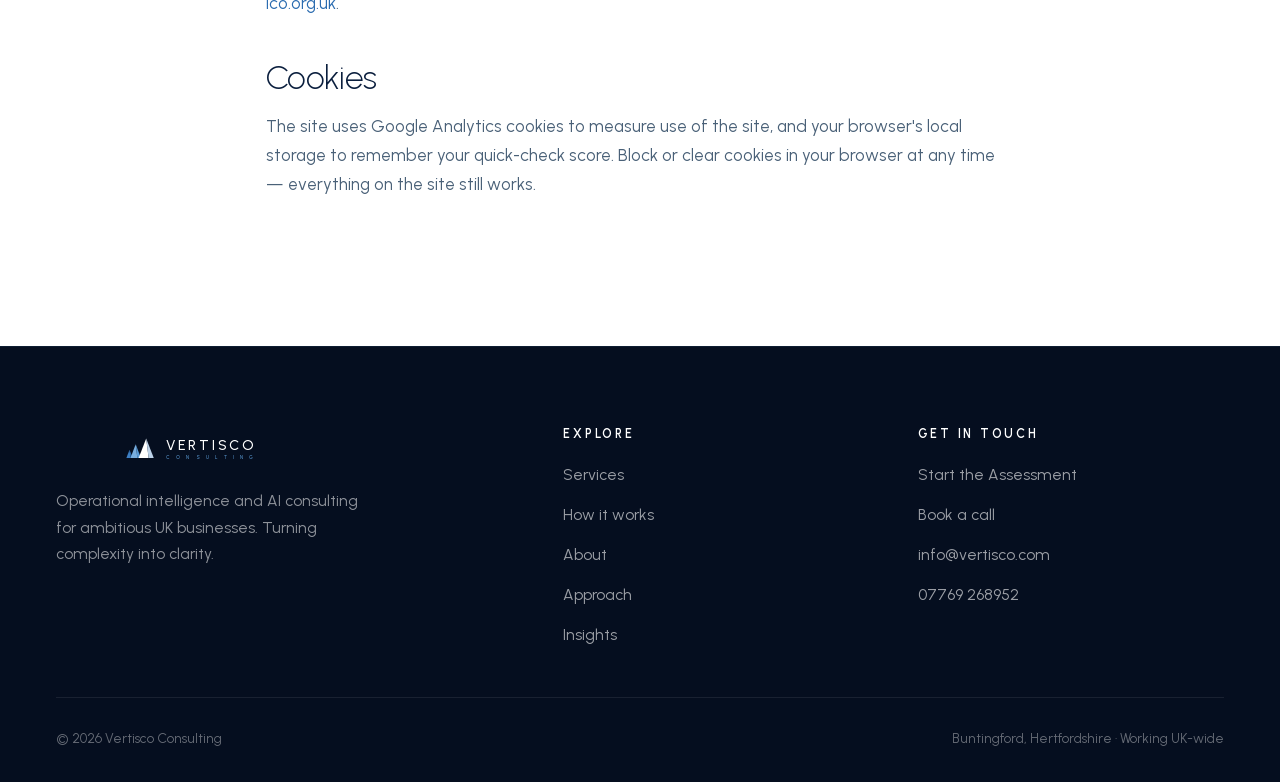
<file: privacy.html>
<!DOCTYPE html>
<html lang="en-GB">
<head>
<meta charset="utf-8">
<meta name="viewport" content="width=device-width, initial-scale=1">
<title>Privacy | Vertisco Consulting</title>
<meta name="description" content="How Vertisco Consulting handles your information — in plain language. What we collect, why, and your rights.">
<link rel="canonical" href="https://vertisco.com/privacy.html">
<meta name="robots" content="index,follow">

<!-- Open Graph / social -->
<meta property="og:type" content="website">
<meta property="og:site_name" content="Vertisco Consulting">
<meta property="og:title" content="Privacy — Vertisco Consulting">
<meta property="og:description" content="How we handle your information, in plain language.">
<meta property="og:url" content="https://vertisco.com/privacy.html">
<meta property="og:image" content="https://vertisco.com/og-image.png">
<meta name="twitter:card" content="summary_large_image">

<link rel="icon" type="image/svg+xml" href="Vertisco_Ascent_Icon_Dark.svg">
<link rel="preload" href="urbanist-latin.woff2" as="font" type="font/woff2" crossorigin>
<link rel="stylesheet" href="style.css?v=6">

<!-- Google tag (gtag.js) -->
<script async src="https://www.googletagmanager.com/gtag/js?id=G-7DYDHD1P7Y"></script>
<script>window.dataLayer=window.dataLayer||[];function gtag(){dataLayer.push(arguments);}gtag('js',new Date());gtag('config','G-7DYDHD1P7Y');</script>
</head>
<body>
<a class="skip" href="#main">Skip to content</a>
<header class="site-header" id="hdr">
  <div class="wrap nav">
    <a class="brand" href="index.html" aria-label="Vertisco Consulting — home">
      <svg viewBox="0 20 360 56" width="290" height="39" xmlns="http://www.w3.org/2000/svg" role="img" aria-label="Vertisco Consulting">
        <g transform="translate(4,16)">
          <polygon class="tri" points="1.6,52 8.5,34 10.7,52" fill="#3D7FC4"/>
          <polygon class="tri" points="8.5,34 15.5,52 10.7,52" fill="#2B6CB0"/>
          <polygon class="tri" points="10.5,52 22,22 25.7,52" fill="#79AEDE"/>
          <polygon class="tri" points="22,22 33.5,52 25.7,52" fill="#5B9BD5"/>
          <polygon class="tri" points="28.5,52 45,9 50.3,52" fill="#FFFFFF"/>
          <polygon class="tri" points="45,9 61.6,52 50.3,52" fill="#BCD2E8"/>
        </g>
        <text x="92" y="50" font-family="Urbanist,sans-serif" font-size="31" font-weight="500" letter-spacing="6" fill="#FFFFFF">VERTISCO</text>
        <text x="92" y="69" font-family="Urbanist,sans-serif" font-size="10.5" font-weight="500" letter-spacing="13.76" fill="#5B9BD5">CONSULTING</text>
      </svg>
    </a>
    <nav class="nav-cta" aria-label="Primary">
      <ul class="nav-links" id="navlinks">
        <li><a href="services.html">Services</a></li>
        <li><a href="how-it-works.html">How it works</a></li>
        <li><a href="about.html">About</a></li>
        <li><a href="approach.html">Approach</a></li>
        <li><a href="insights.html">Insights</a></li>
        <li><a href="contact.html">Contact</a></li>
        <li class="menu-cta"><a class="btn btn-primary btn-sm" href="start-here.html">Start the Assessment</a></li>
      </ul>
      <a class="btn btn-light btn-sm" href="start-here.html">Start the Assessment</a>
      <button class="nav-toggle" id="navToggle" aria-label="Open menu" aria-expanded="false" aria-controls="navlinks"><span></span><span></span><span></span></button>
    </nav>
  </div>
</header>
<main id="main">
  <section class="page-head">
    <div class="aurora" aria-hidden="true"><div class="a1"></div><div class="a2"></div><div class="a3"></div></div>
    <div class="wrap">
      <span class="kicker">Privacy</span>
      <h1 class="fade-1">Privacy, <span class="grad">plainly.</span></h1>
      <p class="lede fade-2">No legal maze — just a clear account of what we collect, why, and the control you have over it.</p>
    </div>
  </section>

  <section class="panel panel-light">
    <div class="wrap">
      <article class="prose rv" style="margin:0 auto">
        <p><em>Last updated: 12 June 2026.</em> "We" is Vertisco Consulting, based in Buntingford, Hertfordshire, United Kingdom. If anything here is unclear, email <a href="mailto:info@vertisco.com">info@vertisco.com</a> and a person will answer.</p>

        <h2>What we collect, and why</h2>
        <p><strong>Information you give us.</strong> If you complete the Readiness Assessment, book a call, or email us, we receive what you choose to tell us — typically your name, business name, contact details and your answers. We use it for one purpose: to understand your business and have a useful conversation with you. The quick check on our homepage is scored entirely in your browser — your answers there are never sent to us.</p>
        <p><strong>Analytics.</strong> We use Google Analytics to understand how the site is used — pages visited, broad location, how people move through the assessment. This is aggregate information; we don't use it to identify you personally.</p>

        <h2>Who else touches your data</h2>
        <p>A small number of services help us run things: our form delivery service (which relays assessment submissions to our inbox), Google Analytics, and Calendly if you book a call. Each receives only what it needs to do its job. We never sell your information, and we never share it for marketing.</p>

        <h2>How long we keep it</h2>
        <p>Enquiry and assessment details are kept while we're talking, or while there's a realistic prospect we'll work together. If you ask us to delete what we hold, we will.</p>

        <h2>Your rights</h2>
        <p>Under UK data protection law you can ask to see the information we hold about you, have it corrected, or have it deleted. Email <a href="mailto:info@vertisco.com">info@vertisco.com</a> and we'll sort it. If you're ever unhappy with how we've handled your data, you can complain to the Information Commissioner's Office at <a href="https://ico.org.uk" target="_blank" rel="noopener">ico.org.uk</a>.</p>

        <h2>Cookies</h2>
        <p>The site uses Google Analytics cookies to measure use of the site, and your browser's local storage to remember your quick-check score. Block or clear cookies in your browser at any time — everything on the site still works.</p>
      </article>
    </div>
  </section>
</main>
<footer class="site-footer">
  <div class="wrap">
    <div class="footer-top">
      <div class="footer-brand">
        <svg viewBox="0 0 360 92" width="300" height="40" xmlns="http://www.w3.org/2000/svg" role="img" aria-label="Vertisco Consulting">
          <g transform="translate(4,16)">
            <polygon points="1.6,52 8.5,34 10.7,52" fill="#3D7FC4"/>
            <polygon points="8.5,34 15.5,52 10.7,52" fill="#2B6CB0"/>
            <polygon points="10.5,52 22,22 25.7,52" fill="#79AEDE"/>
            <polygon points="22,22 33.5,52 25.7,52" fill="#5B9BD5"/>
            <polygon points="28.5,52 45,9 50.3,52" fill="#FFFFFF"/>
            <polygon points="45,9 61.6,52 50.3,52" fill="#BCD2E8"/>
          </g>
          <text x="92" y="50" font-family="Urbanist,sans-serif" font-size="31" font-weight="500" letter-spacing="6" fill="#FFFFFF">VERTISCO</text>
          <text x="92" y="69" font-family="Urbanist,sans-serif" font-size="10.5" font-weight="500" letter-spacing="13.76" fill="#5B9BD5">CONSULTING</text>
        </svg>
        <p>Operational intelligence and AI consulting for ambitious UK businesses. Turning complexity into clarity.</p>
      </div>
      <div class="footer-col">
        <h4>Explore</h4>
        <ul>
          <li><a href="services.html">Services</a></li>
          <li><a href="how-it-works.html">How it works</a></li>
          <li><a href="about.html">About</a></li>
          <li><a href="approach.html">Approach</a></li>
          <li><a href="insights.html">Insights</a></li>
        </ul>
      </div>
      <div class="footer-col">
        <h4>Get in touch</h4>
        <ul>
          <li><a href="start-here.html">Start the Assessment</a></li>
          <li><a href="contact.html">Book a call</a></li>
          <li><a href="mailto:info@vertisco.com">info@vertisco.com</a></li>
          <li><a href="tel:+447769268952">07769 268952</a></li>
        </ul>
      </div>
    </div>
    <div class="footer-bottom">
      <span>© 2026 Vertisco Consulting</span>
      <span>Buntingford, Hertfordshire · Working UK-wide</span>
    </div>
  </div>
</footer>
<script>
(function(){
  var h=document.getElementById('hdr');
  if(h){addEventListener('scroll',function(){h.classList.toggle('solid',scrollY>40)},{passive:true});h.classList.toggle('solid',scrollY>40);}
  var t=document.getElementById('navToggle'),n=document.getElementById('navlinks');
  if(t&&n){t.addEventListener('click',function(){
    var o=n.classList.toggle('open');t.classList.toggle('open',o);document.body.classList.toggle('no-scroll',o);
    t.setAttribute('aria-expanded',o);t.setAttribute('aria-label',o?'Close menu':'Open menu');});}
  if('IntersectionObserver' in window){
    var io=new IntersectionObserver(function(es){
      es.forEach(function(e){if(e.isIntersecting){e.target.classList.add('in');io.unobserve(e.target);}});
    },{threshold:.12,rootMargin:'0px 0px -60px 0px'});
    document.querySelectorAll('.rv').forEach(function(el){io.observe(el)});
  } else { document.querySelectorAll('.rv').forEach(function(el){el.classList.add('in')}); }
})();
</script>
</body>
</html>
</file>
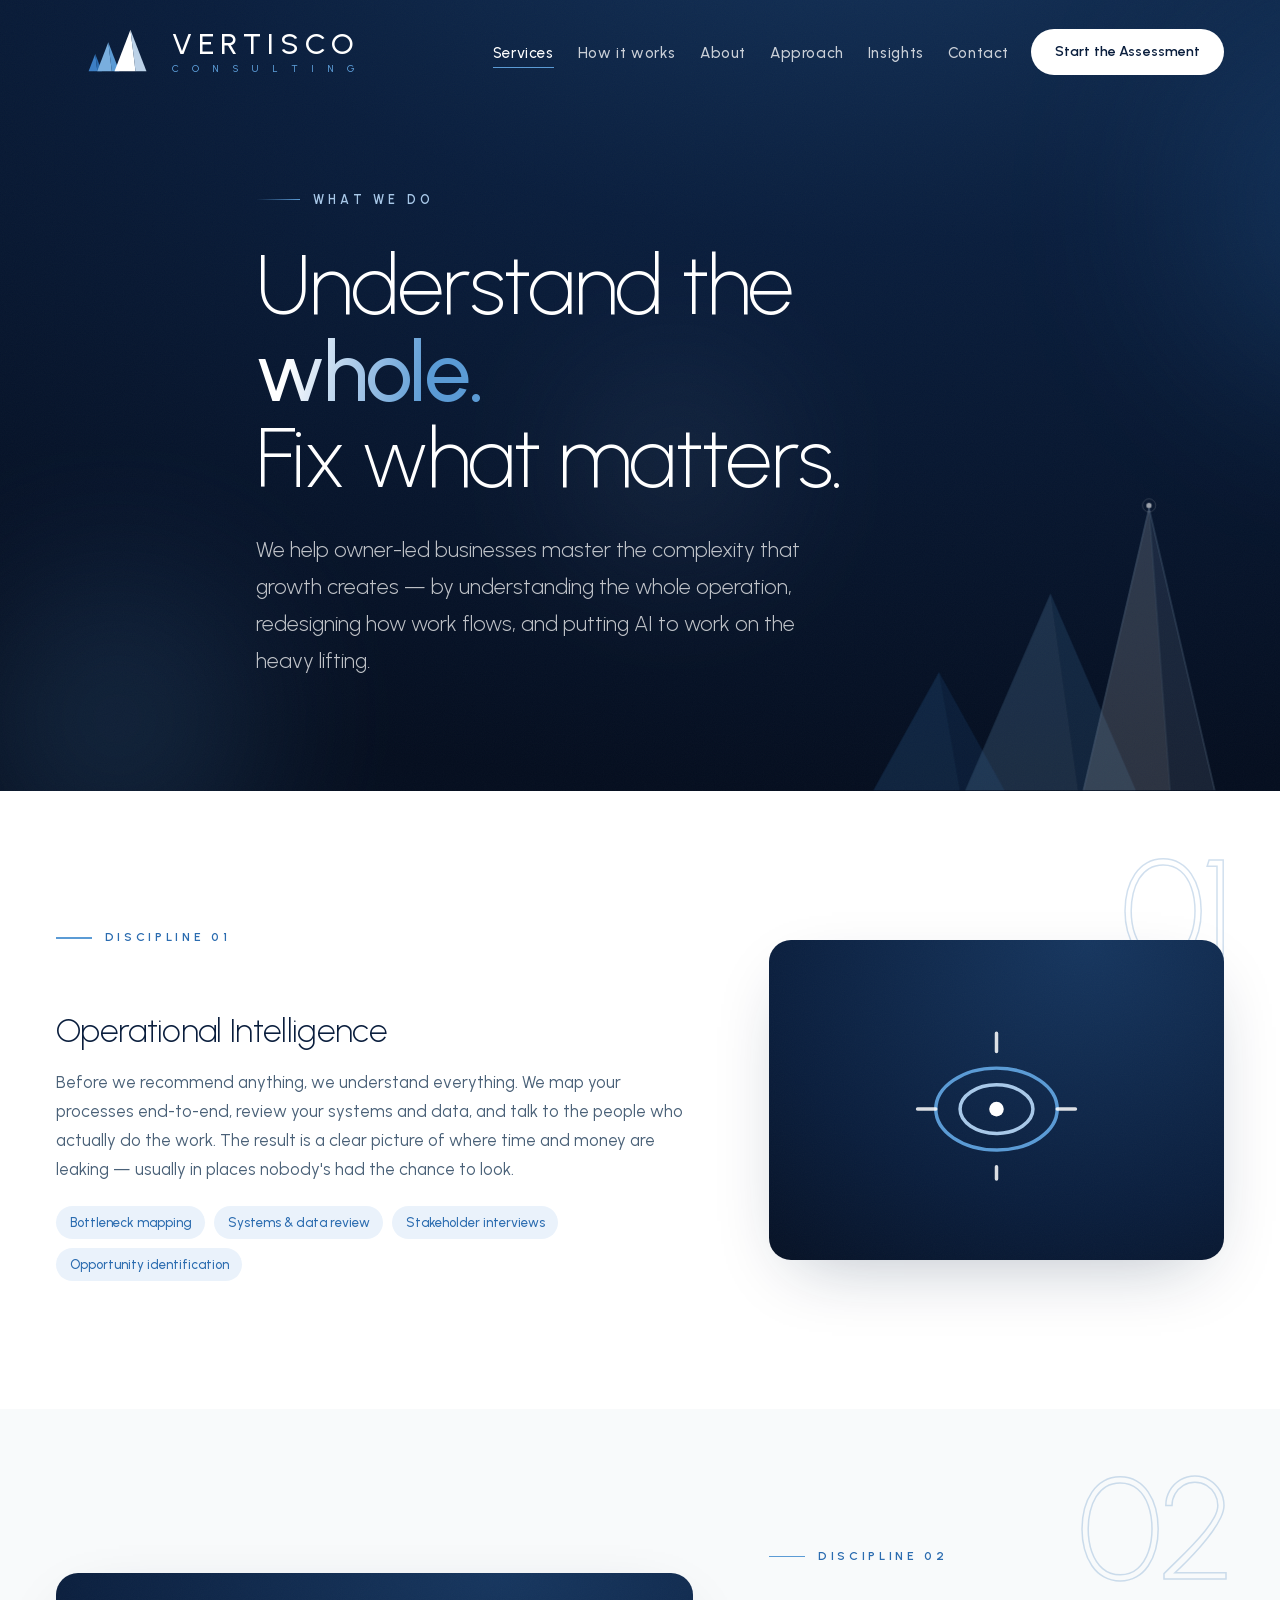
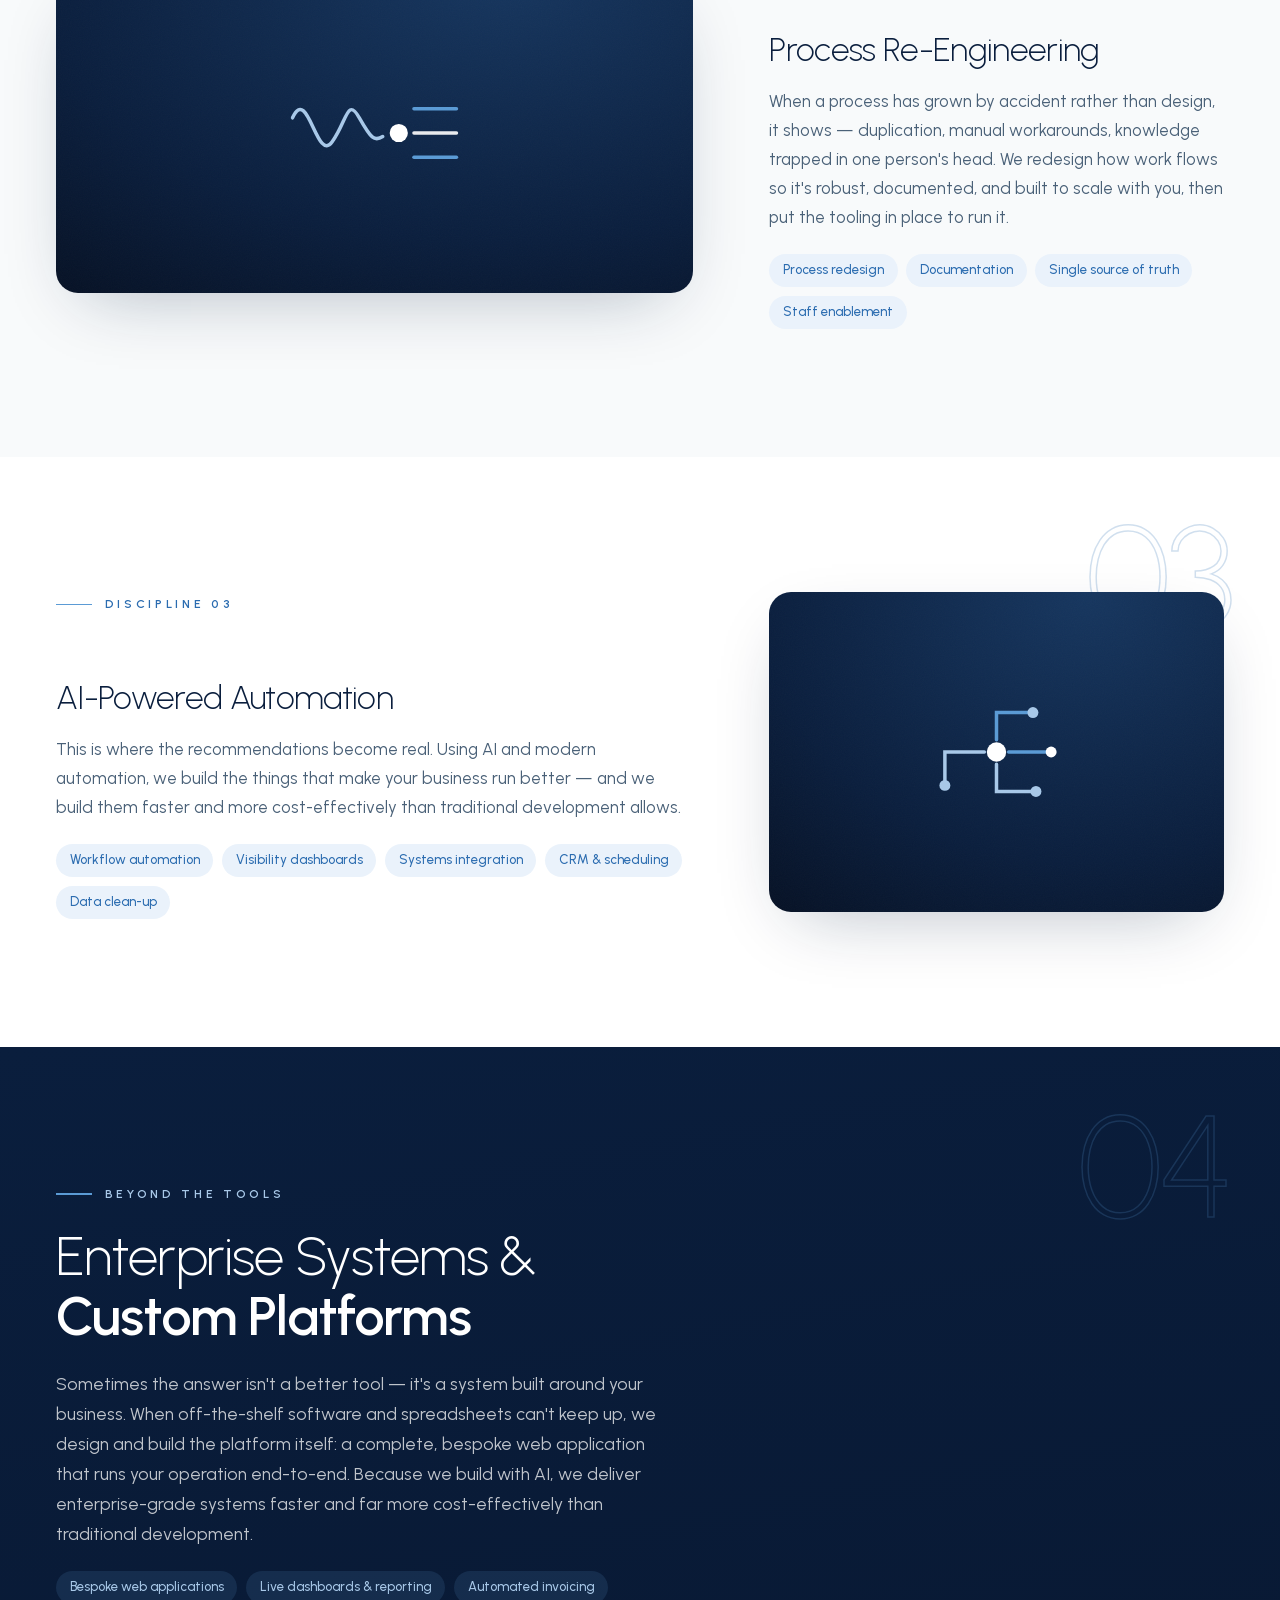
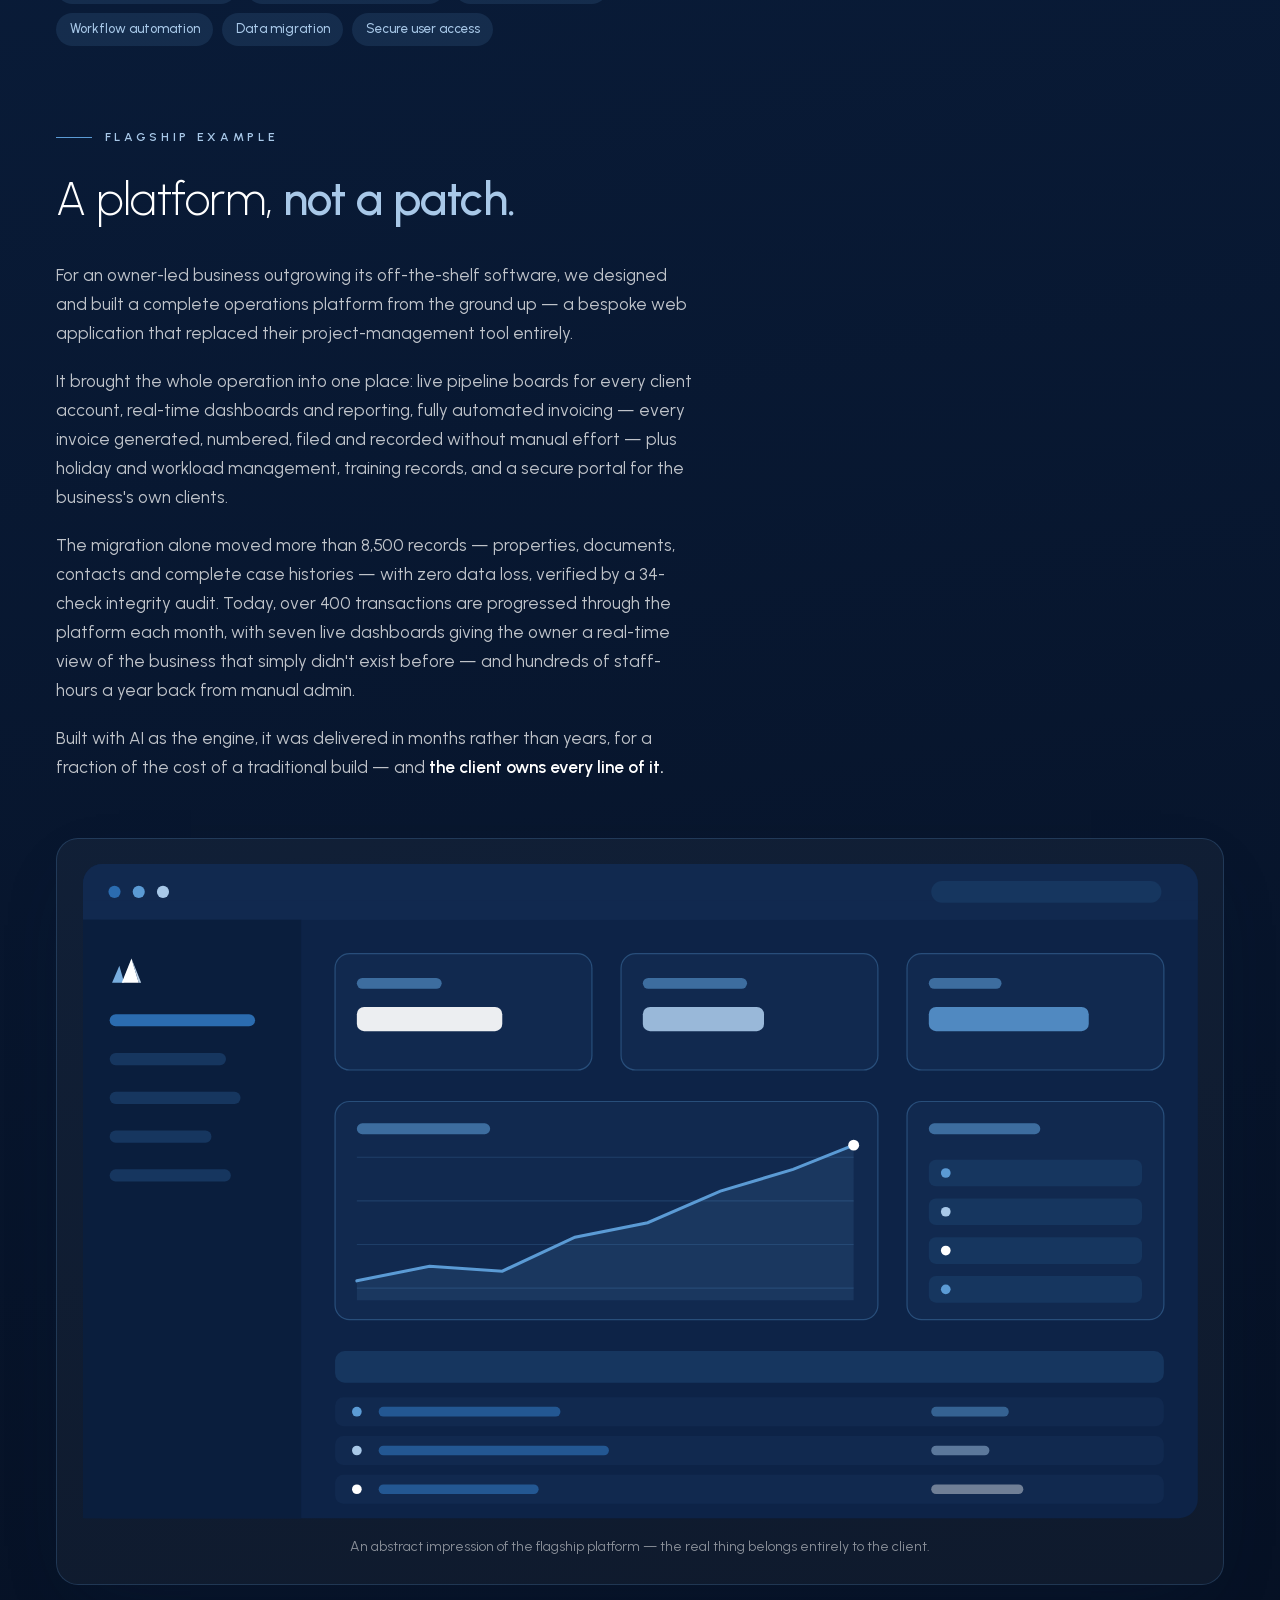
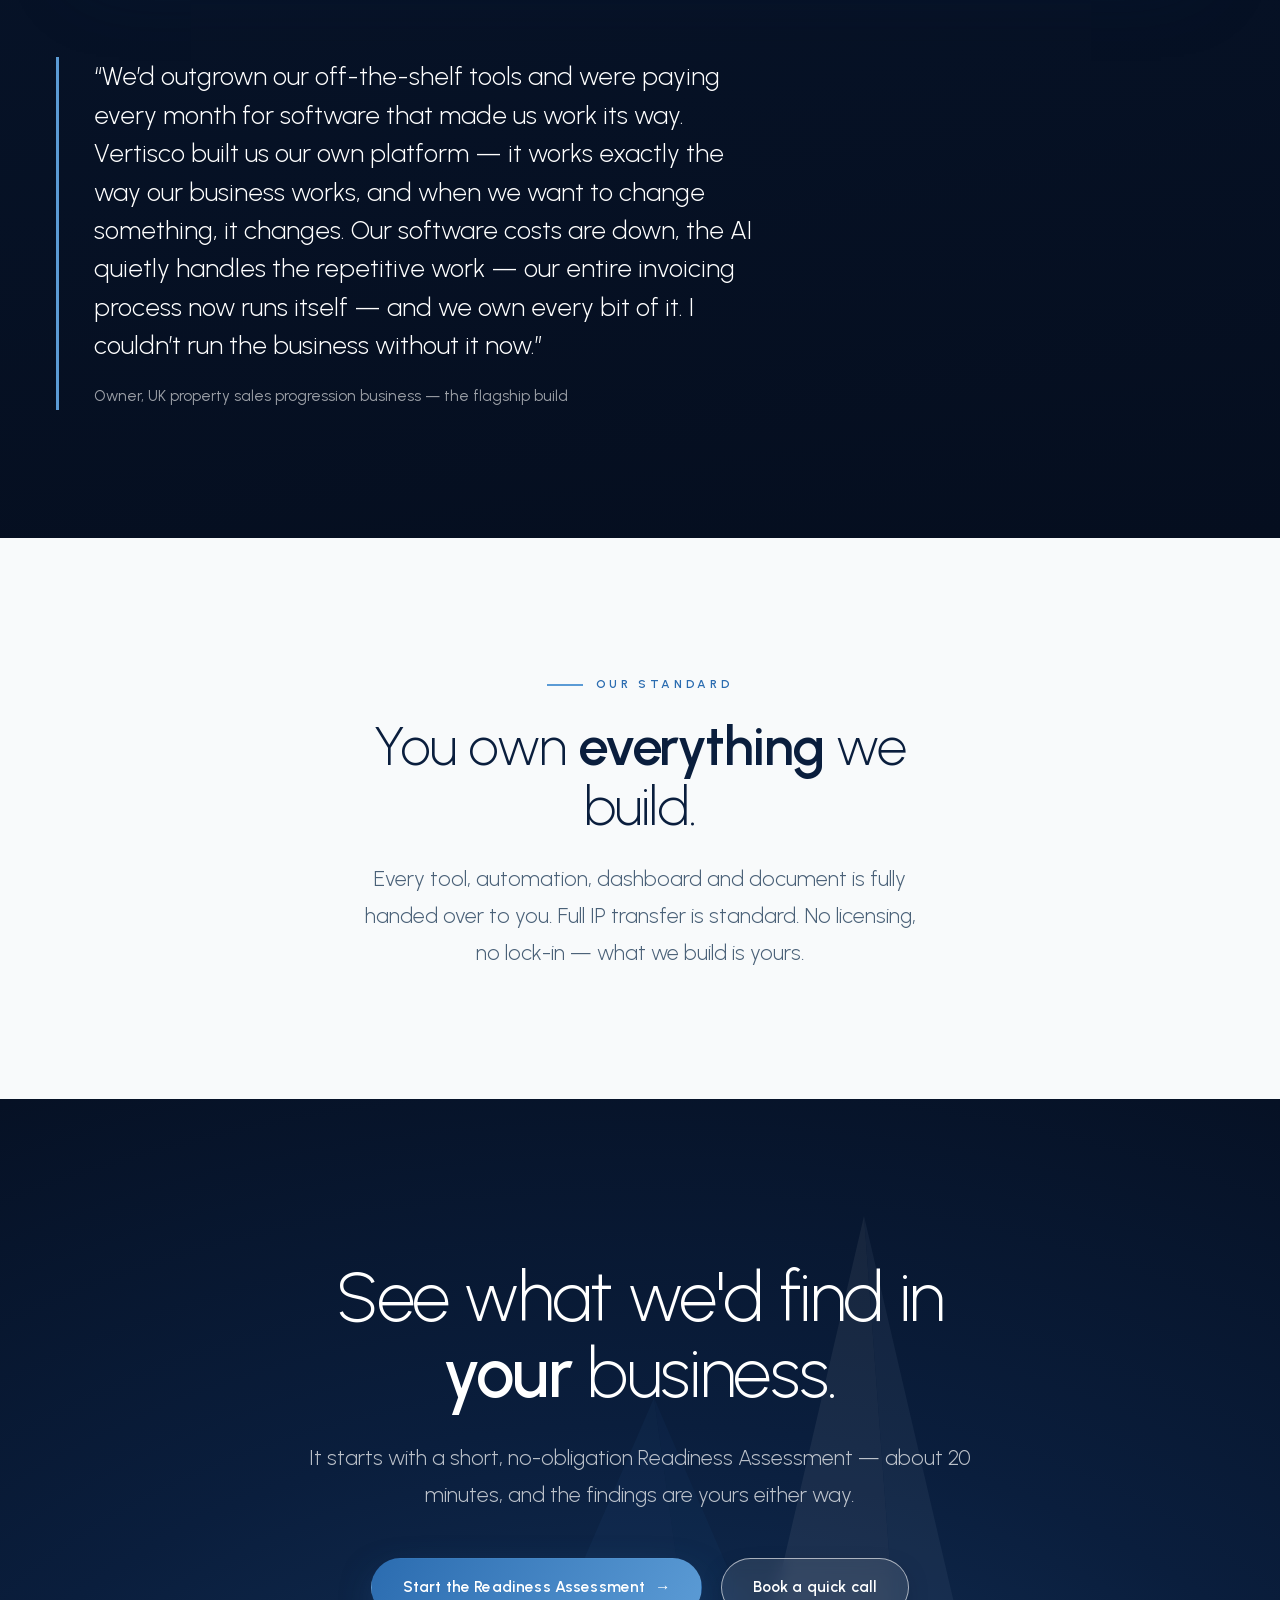
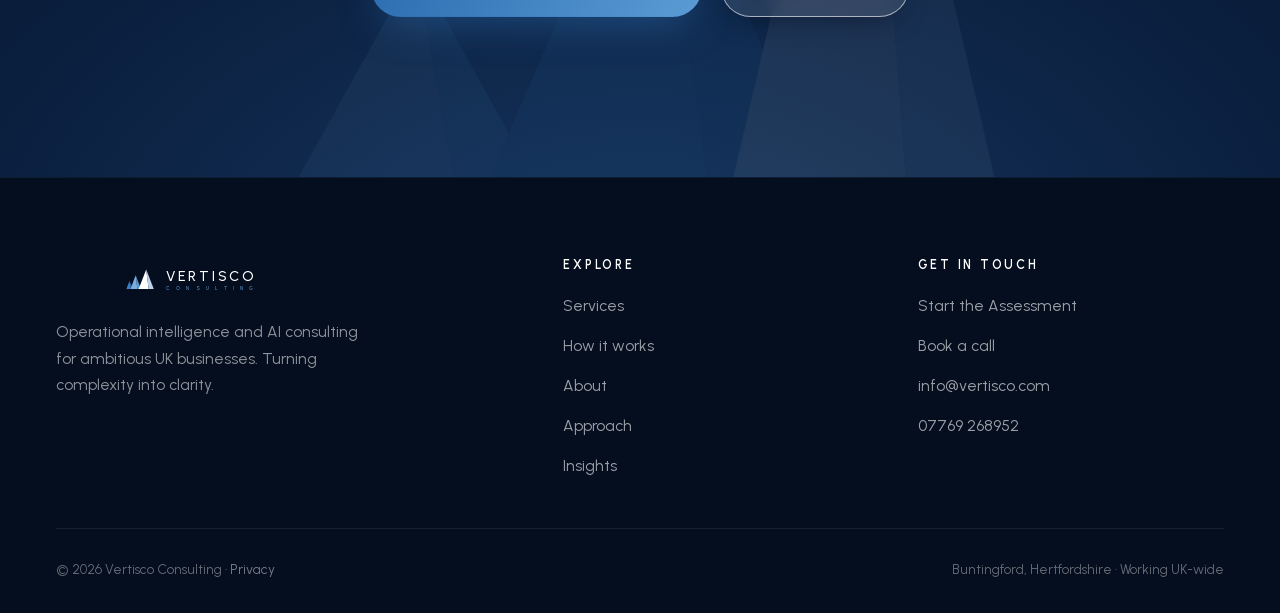
<file: services.html>
<!DOCTYPE html>
<html lang="en-GB">
<head>
<meta charset="utf-8">
<meta name="viewport" content="width=device-width, initial-scale=1">
<title>What We Do | AI, Automation &amp; Process Consulting — Vertisco</title>
<meta name="description" content="Operational intelligence, process re-engineering and AI-powered automation for owner-led UK businesses. We understand the business before we touch the technology.">
<link rel="canonical" href="https://vertisco.com/services.html">
<meta name="robots" content="index,follow">

<!-- Open Graph / social -->
<meta property="og:type" content="website">
<meta property="og:site_name" content="Vertisco Consulting">
<meta property="og:title" content="What We Do — Vertisco Consulting">
<meta property="og:description" content="Operational intelligence, process re-engineering and AI-powered automation for owner-led UK businesses.">
<meta property="og:url" content="https://vertisco.com/services.html">
<meta property="og:image" content="https://vertisco.com/og-image.png">
<meta name="twitter:card" content="summary_large_image">

<link rel="icon" type="image/svg+xml" href="Vertisco_Ascent_Icon_Dark.svg">
<link rel="preload" href="urbanist-latin.woff2" as="font" type="font/woff2" crossorigin>
<link rel="stylesheet" href="style.css?v=6">
<script type="application/ld+json">
{
  "@context":"https://schema.org","@type":"ItemList","name":"Vertisco services",
  "itemListElement":[
    {"@type":"Service","position":1,"name":"Operational Intelligence","description":"End-to-end review that maps processes and surfaces hidden inefficiencies.","provider":{"@type":"ProfessionalService","name":"Vertisco Consulting"}},
    {"@type":"Service","position":2,"name":"Process Re-Engineering","description":"Redesigning workflows to remove duplication and manual effort.","provider":{"@type":"ProfessionalService","name":"Vertisco Consulting"}},
    {"@type":"Service","position":3,"name":"AI-Powered Automation","description":"Practical AI and automation that does the heavy lifting.","provider":{"@type":"ProfessionalService","name":"Vertisco Consulting"}},
    {"@type":"Service","position":4,"name":"Enterprise Systems & Custom Platforms","description":"Complete, bespoke AI-powered web applications that run an operation end-to-end.","provider":{"@type":"ProfessionalService","name":"Vertisco Consulting"}}
  ]
}
</script>
<!-- Google tag (gtag.js) -->
<script async src="https://www.googletagmanager.com/gtag/js?id=G-7DYDHD1P7Y"></script>
<script>window.dataLayer=window.dataLayer||[];function gtag(){dataLayer.push(arguments);}gtag('js',new Date());gtag('config','G-7DYDHD1P7Y');</script>
</head>
<body>
<a class="skip" href="#main">Skip to content</a>
<header class="site-header" id="hdr">
  <div class="wrap nav">
    <a class="brand" href="index.html" aria-label="Vertisco Consulting — home">
      <svg viewBox="0 20 360 56" width="290" height="39" xmlns="http://www.w3.org/2000/svg" role="img" aria-label="Vertisco Consulting">
        <g transform="translate(4,16)">
          <polygon class="tri" points="1.6,52 8.5,34 10.7,52" fill="#3D7FC4"/>
          <polygon class="tri" points="8.5,34 15.5,52 10.7,52" fill="#2B6CB0"/>
          <polygon class="tri" points="10.5,52 22,22 25.7,52" fill="#79AEDE"/>
          <polygon class="tri" points="22,22 33.5,52 25.7,52" fill="#5B9BD5"/>
          <polygon class="tri" points="28.5,52 45,9 50.3,52" fill="#FFFFFF"/>
          <polygon class="tri" points="45,9 61.6,52 50.3,52" fill="#BCD2E8"/>
        </g>
        <text x="92" y="50" font-family="Urbanist,sans-serif" font-size="31" font-weight="500" letter-spacing="6" fill="#FFFFFF">VERTISCO</text>
        <text x="92" y="69" font-family="Urbanist,sans-serif" font-size="10.5" font-weight="500" letter-spacing="13.76" fill="#5B9BD5">CONSULTING</text>
      </svg>
    </a>
    <nav class="nav-cta" aria-label="Primary">
      <ul class="nav-links" id="navlinks">
        <li><a href="services.html" aria-current="page">Services</a></li>
        <li><a href="how-it-works.html">How it works</a></li>
        <li><a href="about.html">About</a></li>
        <li><a href="approach.html">Approach</a></li>
        <li><a href="insights.html">Insights</a></li>
        <li><a href="contact.html">Contact</a></li>
        <li class="menu-cta"><a class="btn btn-primary btn-sm" href="start-here.html">Start the Assessment</a></li>
      </ul>
      <a class="btn btn-light btn-sm" href="start-here.html">Start the Assessment</a>
      <button class="nav-toggle" id="navToggle" aria-label="Open menu" aria-expanded="false" aria-controls="navlinks"><span></span><span></span><span></span></button>
    </nav>
  </div>
</header>
<main id="main">
  <section class="page-head">
    <div class="aurora" aria-hidden="true"><div class="a1"></div><div class="a2"></div><div class="a3"></div></div>
    <svg class="hero-mark" viewBox="0 0 640 520" aria-hidden="true" focusable="false">
      <g class="m-tri m1">
        <polygon points="60,520 160,340 192,520" fill="#3D7FC4" opacity=".32"/>
        <polygon points="160,340 260,520 192,520" fill="#2B6CB0" opacity=".26"/>
      </g>
      <g class="m-tri m2">
        <polygon points="200,520 330,220 372,520" fill="#79AEDE" opacity=".32"/>
        <polygon points="330,220 460,520 372,520" fill="#5B9BD5" opacity=".26"/>
      </g>
      <g class="m-tri m3">
        <polygon points="380,520 480,90 512,520" fill="#FFFFFF" opacity=".26"/>
        <polygon points="480,90 580,520 512,520" fill="#BCD2E8" opacity=".18"/>
      </g>
      <path class="edge" d="M380,520 L480,90 L580,520"/>
      <path class="edge" d="M480,90 L512,520" opacity=".5"/>
      <circle class="summit" cx="480" cy="86" r="4" fill="#fff"/>
      <circle class="summit" cx="480" cy="86" r="10" fill="none" stroke="rgba(255,255,255,.4)" stroke-width="1"/>
    </svg>
    <div class="wrap">
      <span class="kicker">What we do</span>
      <h1 class="fade-1">Understand the <span class="grad">whole.</span><br>Fix what matters.</h1>
      <p class="lede fade-2">We help owner-led businesses master the complexity that growth creates — by understanding the whole operation, redesigning how work flows, and putting AI to work on the heavy lifting.</p>
    </div>
  </section>

  <!-- 01 Operational Intelligence -->
  <section class="panel panel-light">
    <span class="sec-no" aria-hidden="true">01</span>
    <div class="wrap">
      <div class="feature">
        <div class="prose rv">
          <span class="eyebrow">Discipline 01</span>
          <h2>Operational Intelligence</h2>
          <p style="margin-top:1.2rem">Before we recommend anything, we understand everything. We map your processes end-to-end, review your systems and data, and talk to the people who actually do the work. The result is a clear picture of where time and money are leaking — usually in places nobody's had the chance to look.</p>
          <div class="tags"><span class="tag">Bottleneck mapping</span><span class="tag">Systems &amp; data review</span><span class="tag">Stakeholder interviews</span><span class="tag">Opportunity identification</span></div>
        </div>
        <div class="feature-media rv rv-d1"><svg class="motif" width="195" height="170" viewBox="0 0 64 56" aria-hidden="true"><g fill="none" stroke-linecap="round" stroke-width="1.6"><path class="mp" pathLength="1" stroke="#5B9BD5" d="M32 44.5c-11 0-20-6-20-13.5S21 17.5 32 17.5s20 6 20 13.5-9 13.5-20 13.5Z"/><path class="mp" pathLength="1" stroke="#A8C8E8" d="M32 39c-6.6 0-12-3.6-12-8s5.4-8 12-8 12 3.6 12 8-5.4 8-12 8Z"/><path class="mp" pathLength="1" stroke="#FFFFFF" opacity=".85" d="M32 6v6M32 50v4M6 31h6M52 31h6"/></g><circle class="md" cx="32" cy="31" r="2.4" fill="#FFFFFF"/></svg></div>
      </div>
    </div>
  </section>

  <!-- 02 Process Re-Engineering -->
  <section class="panel panel-soft">
    <span class="sec-no" aria-hidden="true">02</span>
    <div class="wrap">
      <div class="feature reverse">
        <div class="prose rv">
          <span class="eyebrow">Discipline 02</span>
          <h2>Process Re-Engineering</h2>
          <p style="margin-top:1.2rem">When a process has grown by accident rather than design, it shows — duplication, manual workarounds, knowledge trapped in one person's head. We redesign how work flows so it's robust, documented, and built to scale with you, then put the tooling in place to run it.</p>
          <div class="tags"><span class="tag">Process redesign</span><span class="tag">Documentation</span><span class="tag">Single source of truth</span><span class="tag">Staff enablement</span></div>
        </div>
        <div class="feature-media rv rv-d1"><svg class="motif" width="195" height="170" viewBox="0 0 64 56" aria-hidden="true"><g fill="none" stroke-linecap="round" stroke-width="1.6"><path class="mp" pathLength="1" stroke="#A8C8E8" d="M5 23c5-11 8 15 13 8s5-15 9-8 5 8 8 6"/><path class="mp" pathLength="1" stroke="#5B9BD5" d="M45 20h14"/><path class="mp" pathLength="1" stroke="#FFFFFF" opacity=".9" d="M45 28h14"/><path class="mp" pathLength="1" stroke="#5B9BD5" d="M45 36h14"/></g><circle class="md" cx="40" cy="28" r="3" fill="#FFFFFF"/></svg></div>
      </div>
    </div>
  </section>

  <!-- 03 AI-Powered Automation -->
  <section class="panel panel-light">
    <span class="sec-no" aria-hidden="true">03</span>
    <div class="wrap">
      <div class="feature">
        <div class="prose rv">
          <span class="eyebrow">Discipline 03</span>
          <h2>AI-Powered Automation</h2>
          <p style="margin-top:1.2rem">This is where the recommendations become real. Using AI and modern automation, we build the things that make your business run better — and we build them faster and more cost-effectively than traditional development allows.</p>
          <div class="tags"><span class="tag">Workflow automation</span><span class="tag">Visibility dashboards</span><span class="tag">Systems integration</span><span class="tag">CRM &amp; scheduling</span><span class="tag">Data clean-up</span></div>
        </div>
        <div class="feature-media rv rv-d1"><svg class="motif" width="195" height="170" viewBox="0 0 64 56" aria-hidden="true"><g fill="none" stroke-linecap="round" stroke-width="1.6"><path class="mp" pathLength="1" stroke="#5B9BD5" d="M32 24v-9h12"/><path class="mp" pathLength="1" stroke="#A8C8E8" d="M28 28H15v11"/><path class="mp" pathLength="1" stroke="#A8C8E8" d="M32 32v9h13"/><path class="mp" pathLength="1" stroke="#5B9BD5" d="M36 28h14"/></g><circle class="md" cx="32" cy="28" r="3.2" fill="#FFFFFF"/><circle class="me" cx="44" cy="15" r="1.8" fill="#A8C8E8"/><circle class="me" cx="15" cy="39" r="1.8" fill="#A8C8E8"/><circle class="me" cx="45" cy="41" r="1.8" fill="#A8C8E8"/><circle class="me" cx="50" cy="28" r="1.8" fill="#FFFFFF"/></svg></div>
      </div>
    </div>
  </section>

  <!-- Beyond the tools -->
  <section class="panel panel-dark">
    <span class="sec-no" aria-hidden="true">04</span>
    <div class="wrap">
      <div class="rv" style="max-width:56ch">
        <span class="eyebrow">Beyond the tools</span>
        <h2>Enterprise Systems &amp; <strong>Custom Platforms</strong></h2>
        <p style="margin-top:1.4rem;font-size:1.1rem;color:rgba(255,255,255,.74)">Sometimes the answer isn't a better tool — it's a system built around your business. When off-the-shelf software and spreadsheets can't keep up, we design and build the platform itself: a complete, bespoke web application that runs your operation end-to-end. Because we build with AI, we deliver enterprise-grade systems faster and far more cost-effectively than traditional development.</p>
        <div class="tags"><span class="tag">Bespoke web applications</span><span class="tag">Live dashboards &amp; reporting</span><span class="tag">Automated invoicing</span><span class="tag">Workflow automation</span><span class="tag">Data migration</span><span class="tag">Secure user access</span></div>
      </div>

      <div class="rv" style="margin-top:4.5rem;max-width:68ch" id="flagship">
        <span class="eyebrow">Flagship example</span>
        <p class="wedge-quote" style="color:#fff">A platform, <em style="color:var(--ice)">not a patch.</em></p>
        <div class="wedge-body" style="color:rgba(255,255,255,.74)">
          <p>For an owner-led business outgrowing its off-the-shelf software, we designed and built a complete operations platform from the ground up — a bespoke web application that replaced their project-management tool entirely.</p>
          <p>It brought the whole operation into one place: live pipeline boards for every client account, real-time dashboards and reporting, fully automated invoicing — every invoice generated, numbered, filed and recorded without manual effort — plus holiday and workload management, training records, and a secure portal for the business's own clients.</p>
          <p>The migration alone moved more than 8,500 records — properties, documents, contacts and complete case histories — with zero data loss, verified by a 34-check integrity audit. Today, over 400 transactions are progressed through the platform each month, with seven live dashboards giving the owner a real-time view of the business that simply didn't exist before — and hundreds of staff-hours a year back from manual admin.</p>
          <p>Built with AI as the engine, it was delivered in months rather than years, for a fraction of the cost of a traditional build — and <strong style="color:#fff">the client owns every line of it.</strong></p>
        </div>
      </div>

      <figure class="platform-shot rv" aria-hidden="true">
        <svg class="motif" viewBox="0 0 920 540" xmlns="http://www.w3.org/2000/svg">
          <rect x="0" y="0" width="920" height="540" rx="16" fill="#0D2347"/>
          <rect x="0" y="0" width="920" height="46" rx="16" fill="#11294F"/>
          <rect x="0" y="30" width="920" height="16" fill="#11294F"/>
          <circle cx="26" cy="23" r="5" fill="#2B6CB0"/><circle cx="46" cy="23" r="5" fill="#5B9BD5"/><circle cx="66" cy="23" r="5" fill="#A8C8E8"/>
          <rect x="700" y="14" width="190" height="18" rx="9" fill="#16365F"/>
          <rect x="0" y="46" width="180" height="494" fill="#0A1E3D"/>
          <g transform="translate(22,72)"><polygon points="2,26 8,12 12,26" fill="#79AEDE"/><polygon points="10,26 18,6 24,26" fill="#FFFFFF"/><polygon points="18,6 26,26 24,26" fill="#BCD2E8"/></g>
          <rect x="22" y="124" width="120" height="10" rx="5" fill="#2B6CB0"/>
          <rect x="22" y="156" width="96" height="10" rx="5" fill="#16365F"/>
          <rect x="22" y="188" width="108" height="10" rx="5" fill="#16365F"/>
          <rect x="22" y="220" width="84" height="10" rx="5" fill="#16365F"/>
          <rect x="22" y="252" width="100" height="10" rx="5" fill="#16365F"/>
          <g>
            <rect x="208" y="74" width="212" height="96" rx="12" fill="#11294F" stroke="rgba(91,155,213,.35)"/>
            <rect x="226" y="94" width="70" height="9" rx="4.5" fill="#5B9BD5" opacity=".6"/>
            <rect x="226" y="118" width="120" height="20" rx="6" fill="#FFFFFF" opacity=".92"/>
            <rect x="444" y="74" width="212" height="96" rx="12" fill="#11294F" stroke="rgba(91,155,213,.35)"/>
            <rect x="462" y="94" width="86" height="9" rx="4.5" fill="#5B9BD5" opacity=".6"/>
            <rect x="462" y="118" width="100" height="20" rx="6" fill="#A8C8E8" opacity=".9"/>
            <rect x="680" y="74" width="212" height="96" rx="12" fill="#11294F" stroke="rgba(91,155,213,.35)"/>
            <rect x="698" y="94" width="60" height="9" rx="4.5" fill="#5B9BD5" opacity=".6"/>
            <rect x="698" y="118" width="132" height="20" rx="6" fill="#5B9BD5" opacity=".85"/>
          </g>
          <rect x="208" y="196" width="448" height="180" rx="12" fill="#11294F" stroke="rgba(91,155,213,.35)"/>
          <rect x="226" y="214" width="110" height="9" rx="4.5" fill="#5B9BD5" opacity=".6"/>
          <g fill="none" stroke="rgba(91,155,213,.18)" stroke-width="1">
            <path d="M226 350H636M226 314H636M226 278H636M226 242H636"/>
          </g>
          <path class="mp" pathLength="1" d="M226 344 L286 332 L346 336 L406 308 L466 296 L526 270 L586 252 L636 232" fill="none" stroke="#5B9BD5" stroke-width="2.5" stroke-linecap="round"/>
          <path d="M226 344 L286 332 L346 336 L406 308 L466 296 L526 270 L586 252 L636 232 V360 H226 Z" fill="rgba(91,155,213,.12)"/>
          <circle class="md" cx="636" cy="232" r="4.5" fill="#FFFFFF"/>
          <rect x="680" y="196" width="212" height="180" rx="12" fill="#11294F" stroke="rgba(91,155,213,.35)"/>
          <rect x="698" y="214" width="92" height="9" rx="4.5" fill="#5B9BD5" opacity=".6"/>
          <g>
            <rect x="698" y="244" width="176" height="22" rx="6" fill="#16365F"/><circle cx="712" cy="255" r="4" fill="#5B9BD5"/>
            <rect x="698" y="276" width="176" height="22" rx="6" fill="#16365F"/><circle cx="712" cy="287" r="4" fill="#A8C8E8"/>
            <rect x="698" y="308" width="176" height="22" rx="6" fill="#16365F"/><circle cx="712" cy="319" r="4" fill="#FFFFFF"/>
            <rect x="698" y="340" width="176" height="22" rx="6" fill="#16365F"/><circle cx="712" cy="351" r="4" fill="#5B9BD5"/>
          </g>
          <rect x="208" y="402" width="684" height="26" rx="8" fill="#16365F"/>
          <g>
            <rect x="208" y="440" width="684" height="24" rx="7" fill="#11294F"/><circle cx="226" cy="452" r="4" fill="#5B9BD5"/><rect x="244" y="448" width="150" height="8" rx="4" fill="#2B6CB0" opacity=".7"/><rect x="700" y="448" width="64" height="8" rx="4" fill="#5B9BD5" opacity=".5"/>
            <rect x="208" y="472" width="684" height="24" rx="7" fill="#11294F"/><circle cx="226" cy="484" r="4" fill="#A8C8E8"/><rect x="244" y="480" width="190" height="8" rx="4" fill="#2B6CB0" opacity=".7"/><rect x="700" y="480" width="48" height="8" rx="4" fill="#A8C8E8" opacity=".5"/>
            <rect x="208" y="504" width="684" height="24" rx="7" fill="#11294F"/><circle cx="226" cy="516" r="4" fill="#FFFFFF"/><rect x="244" y="512" width="132" height="8" rx="4" fill="#2B6CB0" opacity=".7"/><rect x="700" y="512" width="76" height="8" rx="4" fill="#FFFFFF" opacity=".4"/>
          </g>
        </svg>
        <figcaption>An abstract impression of the flagship platform — the real thing belongs entirely to the client.</figcaption>
      </figure>

      <div class="quote-band rv">
        <blockquote>&ldquo;We&rsquo;d outgrown our off-the-shelf tools and were paying every month for software that made us work its way. Vertisco built us our own platform &mdash; it works exactly the way our business works, and when we want to change something, it changes. Our software costs are down, the AI quietly handles the repetitive work &mdash; our entire invoicing process now runs itself &mdash; and we own every bit of it. I couldn&rsquo;t run the business without it now.&rdquo;</blockquote>
        <cite>Owner, UK property sales progression business &mdash; the flagship build</cite>
      </div>
    </div>
  </section>

  <!-- Ownership statement -->
  <section class="panel panel-soft">
    <div class="wrap center">
      <div class="rv" style="max-width:52ch;margin:0 auto">
        <span class="eyebrow" style="justify-content:center">Our standard</span>
        <h2>You own <strong>everything</strong> we build.</h2>
        <p class="lede" style="margin:1.4rem auto 0">Every tool, automation, dashboard and document is fully handed over to you. Full IP transfer is standard. No licensing, no lock-in — what we build is yours.</p>
      </div>
    </div>
  </section>

  <section class="final-cta">
    <svg class="final-mark" viewBox="0 0 640 520" aria-hidden="true">
      <polygon points="60,520 160,340 192,520" fill="#85B7E2"/>
      <polygon points="160,340 260,520 192,520" fill="#5B9BD5"/>
      <polygon points="200,520 330,220 372,520" fill="#3D7FC4"/>
      <polygon points="330,220 460,520 372,520" fill="#2B6CB0"/>
      <polygon points="380,520 480,90 512,520" fill="#FFFFFF"/>
      <polygon points="480,90 580,520 512,520" fill="#BCD2E8"/>
    </svg>
    <div class="wrap">
      <h2 class="rv">See what we'd find in <em>your</em> business.</h2>
      <p class="lede rv rv-d1">It starts with a short, no-obligation Readiness Assessment — about 20 minutes, and the findings are yours either way.</p>
      <div class="cta-actions rv rv-d2">
        <a class="btn btn-primary" href="start-here.html">Start the Readiness Assessment <span class="arrow">→</span></a>
        <a class="btn btn-outline" href="contact.html">Book a quick call</a>
      </div>
    </div>
  </section>
</main>
<footer class="site-footer">
  <div class="wrap">
    <div class="footer-top">
      <div class="footer-brand">
        <svg viewBox="0 0 360 92" width="300" height="40" xmlns="http://www.w3.org/2000/svg" role="img" aria-label="Vertisco Consulting">
          <g transform="translate(4,16)">
            <polygon points="1.6,52 8.5,34 10.7,52" fill="#3D7FC4"/>
            <polygon points="8.5,34 15.5,52 10.7,52" fill="#2B6CB0"/>
            <polygon points="10.5,52 22,22 25.7,52" fill="#79AEDE"/>
            <polygon points="22,22 33.5,52 25.7,52" fill="#5B9BD5"/>
            <polygon points="28.5,52 45,9 50.3,52" fill="#FFFFFF"/>
            <polygon points="45,9 61.6,52 50.3,52" fill="#BCD2E8"/>
          </g>
          <text x="92" y="50" font-family="Urbanist,sans-serif" font-size="31" font-weight="500" letter-spacing="6" fill="#FFFFFF">VERTISCO</text>
          <text x="92" y="69" font-family="Urbanist,sans-serif" font-size="10.5" font-weight="500" letter-spacing="13.76" fill="#5B9BD5">CONSULTING</text>
        </svg>
        <p>Operational intelligence and AI consulting for ambitious UK businesses. Turning complexity into clarity.</p>
      </div>
      <div class="footer-col">
        <h4>Explore</h4>
        <ul>
          <li><a href="services.html">Services</a></li>
          <li><a href="how-it-works.html">How it works</a></li>
          <li><a href="about.html">About</a></li>
          <li><a href="approach.html">Approach</a></li>
          <li><a href="insights.html">Insights</a></li>
        </ul>
      </div>
      <div class="footer-col">
        <h4>Get in touch</h4>
        <ul>
          <li><a href="start-here.html">Start the Assessment</a></li>
          <li><a href="contact.html">Book a call</a></li>
          <li><a href="mailto:info@vertisco.com">info@vertisco.com</a></li>
          <li><a href="tel:+447769268952">07769 268952</a></li>
        </ul>
      </div>
    </div>
    <div class="footer-bottom">
      <span>© 2026 Vertisco Consulting · <a href="privacy.html">Privacy</a></span>
      <span>Buntingford, Hertfordshire · Working UK-wide</span>
    </div>
  </div>
</footer>
<script>
(function(){
  var h=document.getElementById('hdr');
  if(h){addEventListener('scroll',function(){h.classList.toggle('solid',scrollY>40)},{passive:true});h.classList.toggle('solid',scrollY>40);}
  var t=document.getElementById('navToggle'),n=document.getElementById('navlinks');
  if(t&&n){t.addEventListener('click',function(){
    var o=n.classList.toggle('open');t.classList.toggle('open',o);document.body.classList.toggle('no-scroll',o);
    t.setAttribute('aria-expanded',o);t.setAttribute('aria-label',o?'Close menu':'Open menu');});}
  if('IntersectionObserver' in window){
    var io=new IntersectionObserver(function(es){
      es.forEach(function(e){if(e.isIntersecting){e.target.classList.add('in');io.unobserve(e.target);}});
    },{threshold:.12,rootMargin:'0px 0px -60px 0px'});
    document.querySelectorAll('.rv').forEach(function(el){io.observe(el)});
  } else { document.querySelectorAll('.rv').forEach(function(el){el.classList.add('in')}); }
})();
</script>
</body>
</html>
</file>
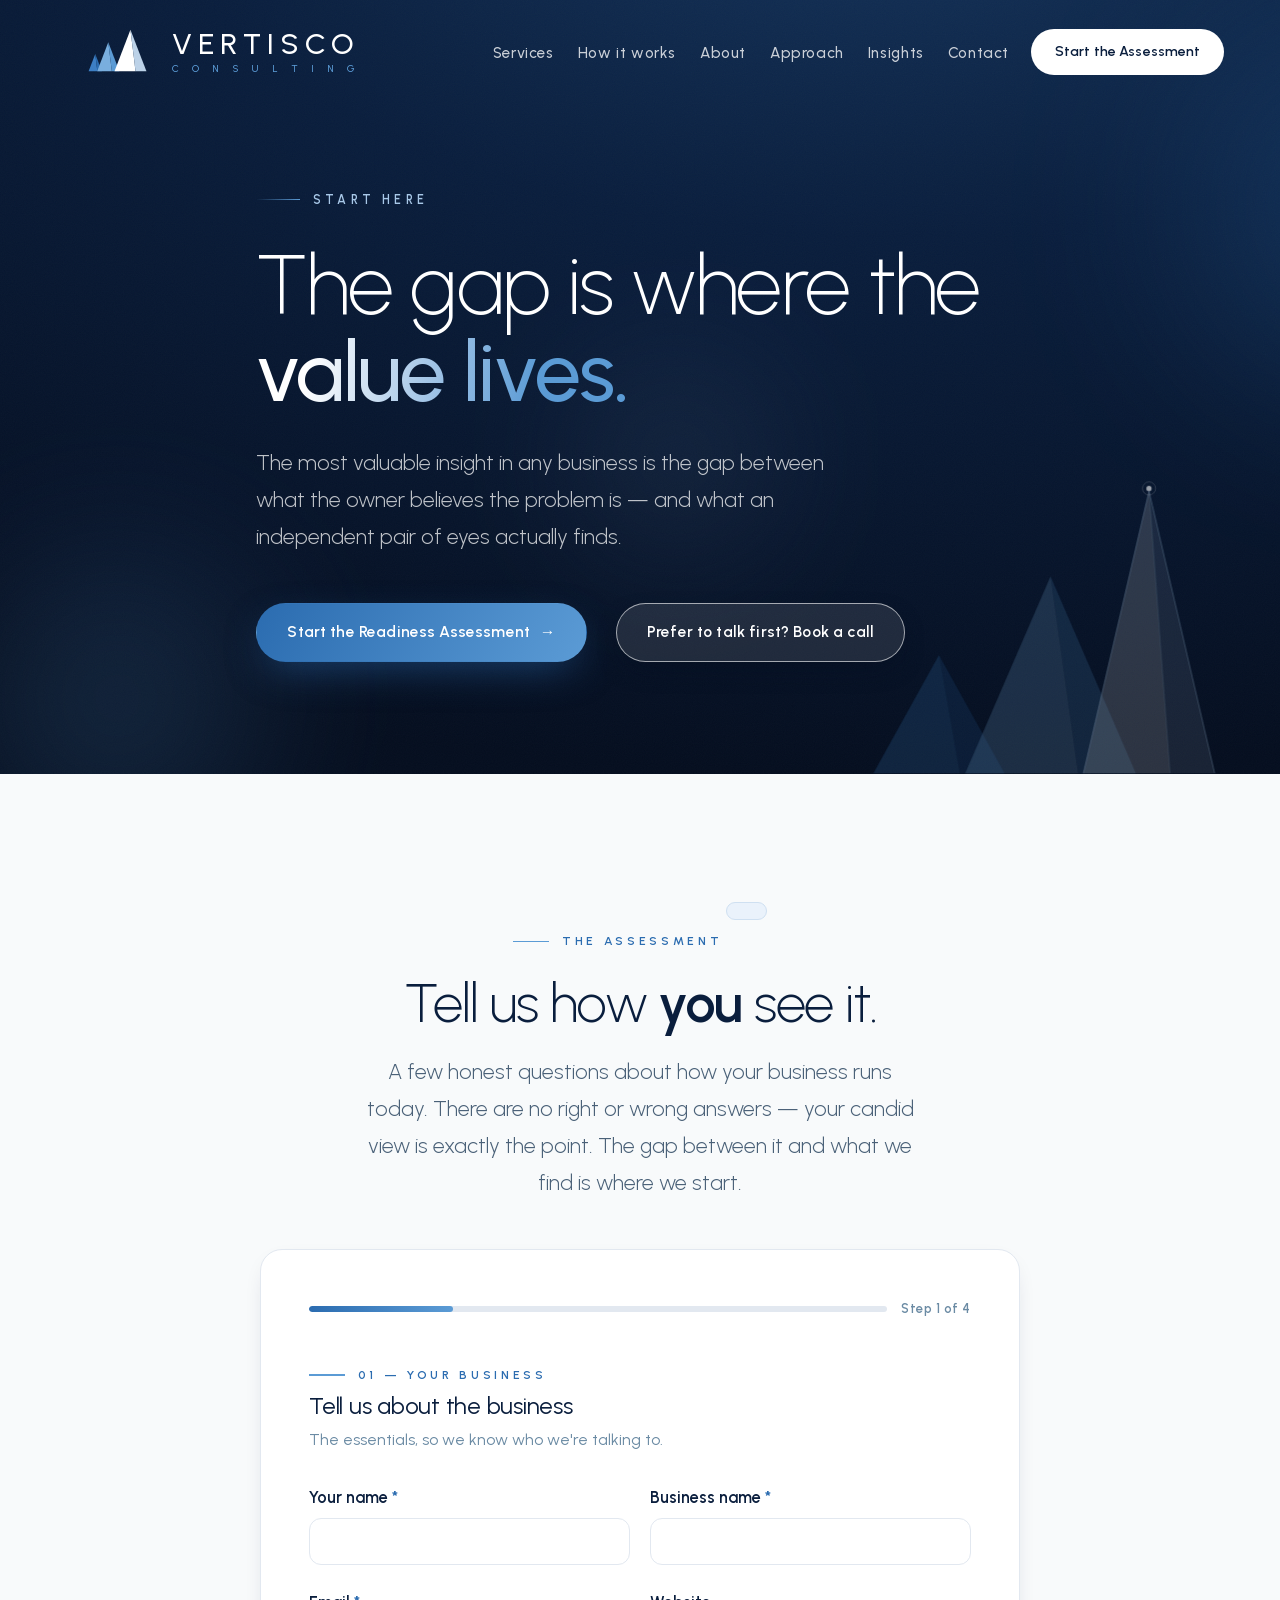
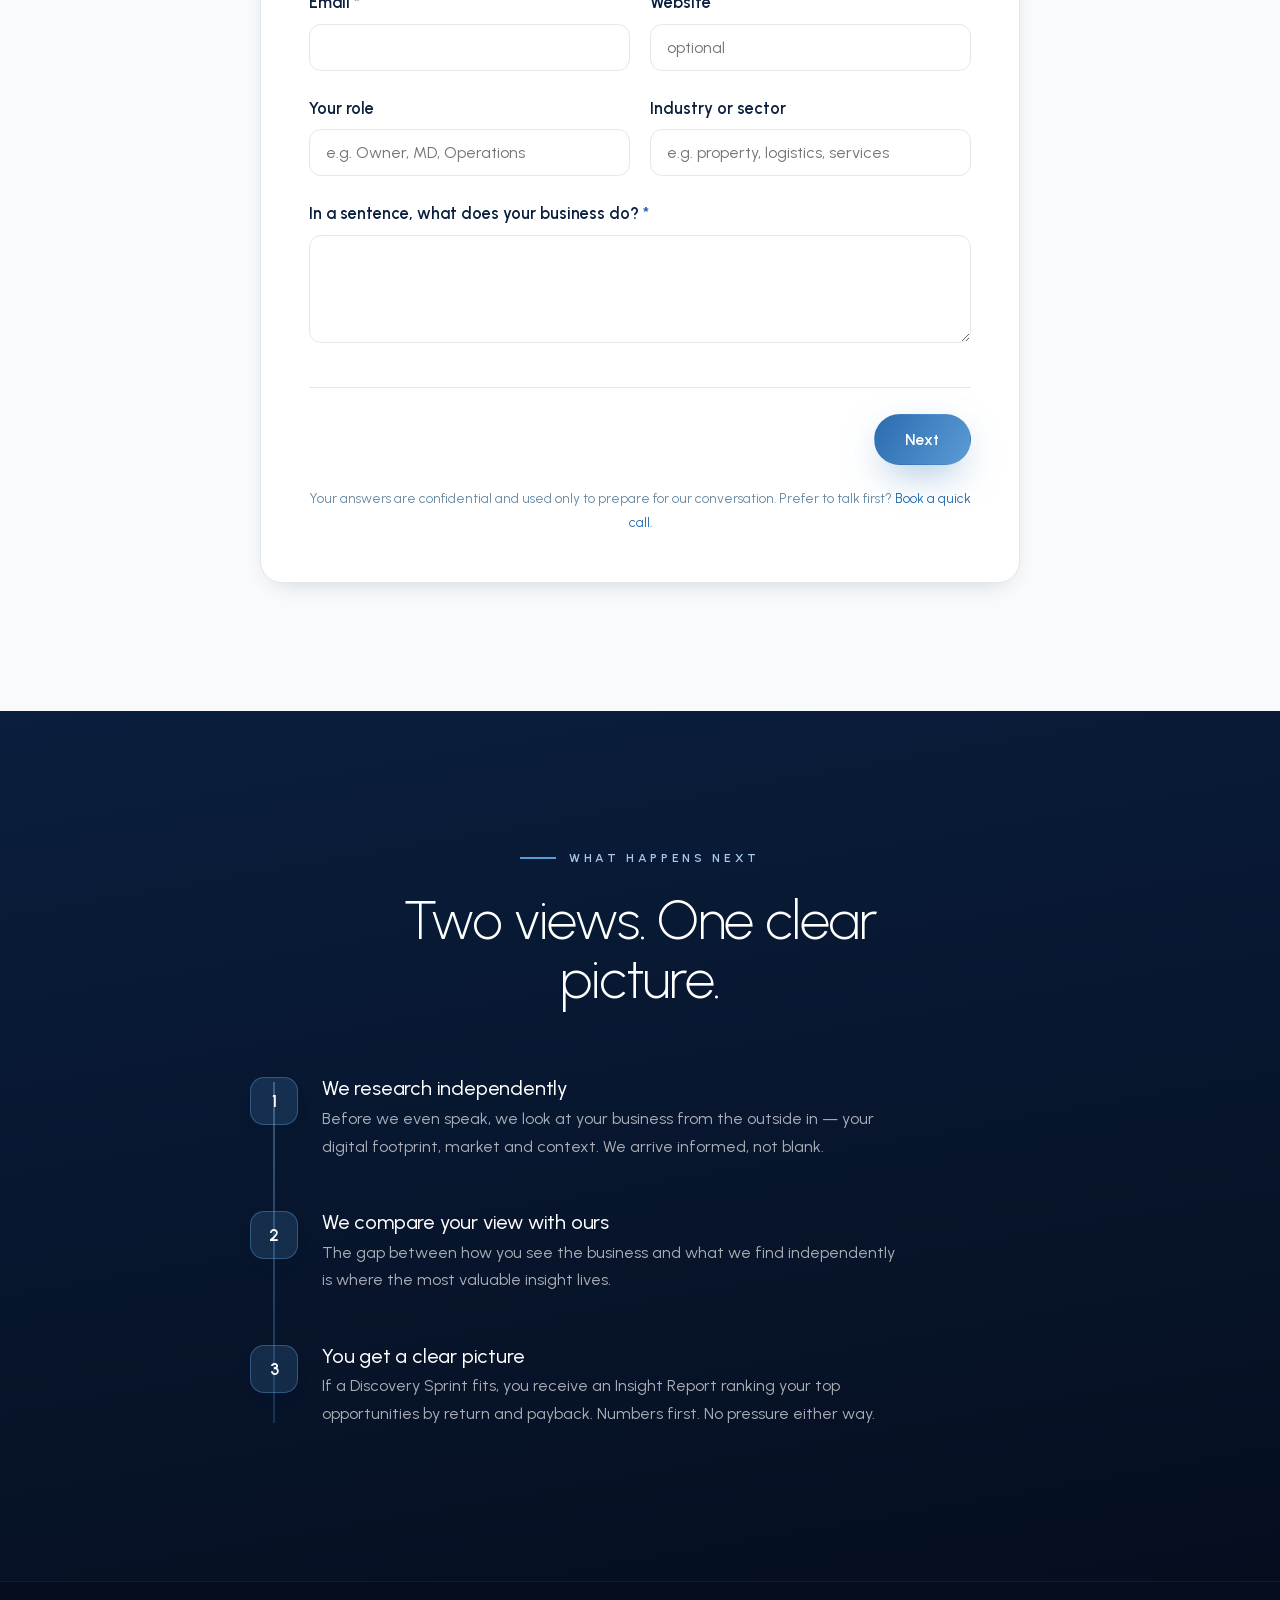
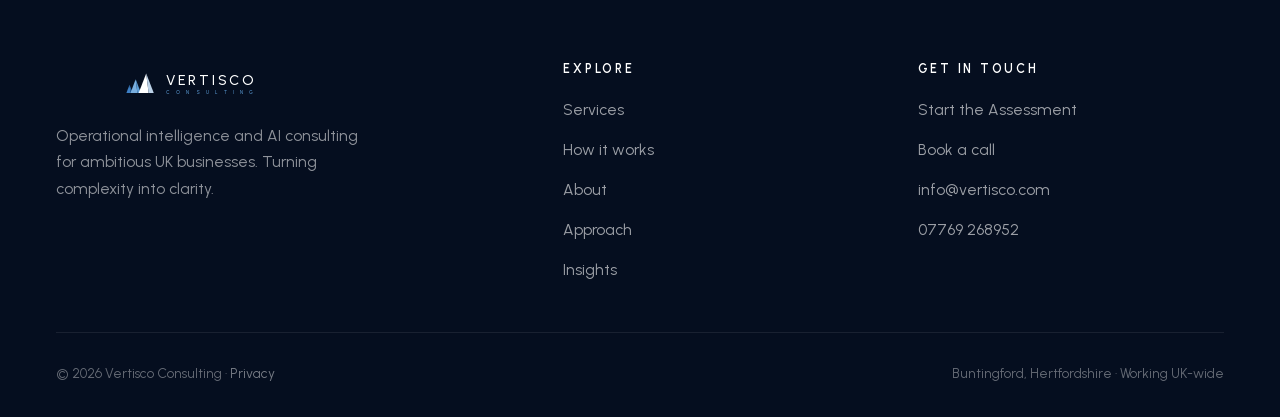
<file: start-here.html>
<!DOCTYPE html>
<html lang="en-GB">
<head>
<meta charset="utf-8">
<meta name="viewport" content="width=device-width, initial-scale=1">
<title>Business Readiness Assessment | Start with Vertisco</title>
<meta name="description" content="A short, free, no-obligation assessment of how your business runs today — and where the real opportunities are. About 20 minutes.">
<link rel="canonical" href="https://vertisco.com/start-here.html">
<meta name="robots" content="index,follow">

<!-- Open Graph / social -->
<meta property="og:type" content="website">
<meta property="og:site_name" content="Vertisco Consulting">
<meta property="og:title" content="Business Readiness Assessment — Start with Vertisco">
<meta property="og:description" content="A short, free, no-obligation assessment of how your business runs today — and where the real opportunities are.">
<meta property="og:url" content="https://vertisco.com/start-here.html">
<meta property="og:image" content="https://vertisco.com/og-image.png">
<meta name="twitter:card" content="summary_large_image">

<link rel="icon" type="image/svg+xml" href="Vertisco_Ascent_Icon_Dark.svg">
<link rel="preload" href="urbanist-latin.woff2" as="font" type="font/woff2" crossorigin>
<link rel="stylesheet" href="style.css?v=6">

<!-- Google tag (gtag.js) -->
<script async src="https://www.googletagmanager.com/gtag/js?id=G-7DYDHD1P7Y"></script>
<script>window.dataLayer=window.dataLayer||[];function gtag(){dataLayer.push(arguments);}gtag('js',new Date());gtag('config','G-7DYDHD1P7Y');</script>
</head>
<body>
<a class="skip" href="#main">Skip to content</a>
<header class="site-header" id="hdr">
  <div class="wrap nav">
    <a class="brand" href="index.html" aria-label="Vertisco Consulting — home">
      <svg viewBox="0 20 360 56" width="290" height="39" xmlns="http://www.w3.org/2000/svg" role="img" aria-label="Vertisco Consulting">
        <g transform="translate(4,16)">
          <polygon class="tri" points="1.6,52 8.5,34 10.7,52" fill="#3D7FC4"/>
          <polygon class="tri" points="8.5,34 15.5,52 10.7,52" fill="#2B6CB0"/>
          <polygon class="tri" points="10.5,52 22,22 25.7,52" fill="#79AEDE"/>
          <polygon class="tri" points="22,22 33.5,52 25.7,52" fill="#5B9BD5"/>
          <polygon class="tri" points="28.5,52 45,9 50.3,52" fill="#FFFFFF"/>
          <polygon class="tri" points="45,9 61.6,52 50.3,52" fill="#BCD2E8"/>
        </g>
        <text x="92" y="50" font-family="Urbanist,sans-serif" font-size="31" font-weight="500" letter-spacing="6" fill="#FFFFFF">VERTISCO</text>
        <text x="92" y="69" font-family="Urbanist,sans-serif" font-size="10.5" font-weight="500" letter-spacing="13.76" fill="#5B9BD5">CONSULTING</text>
      </svg>
    </a>
    <nav class="nav-cta" aria-label="Primary">
      <ul class="nav-links" id="navlinks">
        <li><a href="services.html">Services</a></li>
        <li><a href="how-it-works.html">How it works</a></li>
        <li><a href="about.html">About</a></li>
        <li><a href="approach.html">Approach</a></li>
        <li><a href="insights.html">Insights</a></li>
        <li><a href="contact.html">Contact</a></li>
        <li class="menu-cta"><a class="btn btn-primary btn-sm" href="start-here.html">Start the Assessment</a></li>
      </ul>
      <a class="btn btn-light btn-sm" href="start-here.html">Start the Assessment</a>
      <button class="nav-toggle" id="navToggle" aria-label="Open menu" aria-expanded="false" aria-controls="navlinks"><span></span><span></span><span></span></button>
    </nav>
  </div>
</header>
<main id="main">
  <section class="page-head">
    <div class="aurora" aria-hidden="true"><div class="a1"></div><div class="a2"></div><div class="a3"></div></div>
    <svg class="hero-mark" viewBox="0 0 640 520" aria-hidden="true" focusable="false">
      <g class="m-tri m1">
        <polygon points="60,520 160,340 192,520" fill="#3D7FC4" opacity=".32"/>
        <polygon points="160,340 260,520 192,520" fill="#2B6CB0" opacity=".26"/>
      </g>
      <g class="m-tri m2">
        <polygon points="200,520 330,220 372,520" fill="#79AEDE" opacity=".32"/>
        <polygon points="330,220 460,520 372,520" fill="#5B9BD5" opacity=".26"/>
      </g>
      <g class="m-tri m3">
        <polygon points="380,520 480,90 512,520" fill="#FFFFFF" opacity=".26"/>
        <polygon points="480,90 580,520 512,520" fill="#BCD2E8" opacity=".18"/>
      </g>
      <path class="edge" d="M380,520 L480,90 L580,520"/>
      <path class="edge" d="M480,90 L512,520" opacity=".5"/>
      <circle class="summit" cx="480" cy="86" r="4" fill="#fff"/>
      <circle class="summit" cx="480" cy="86" r="10" fill="none" stroke="rgba(255,255,255,.4)" stroke-width="1"/>
    </svg>
    <div class="wrap">
      <span class="kicker">Start here</span>
      <h1 class="fade-1">The gap is where the <span class="grad">value lives.</span></h1>
      <p class="lede fade-2">The most valuable insight in any business is the gap between what the owner believes the problem is — and what an independent pair of eyes actually finds.</p>
      <div class="hero-cta fade-3">
        <a class="btn btn-primary" href="#assessment">Start the Readiness Assessment <span class="arrow">→</span></a>
        <a class="btn btn-outline" href="contact.html">Prefer to talk first? Book a call</a>
      </div>
    </div>
  </section>

  <section class="panel panel-soft" id="assessment">
    <div class="wrap">
      <div class="center rv" style="max-width:50ch;margin:0 auto 3rem">
        <span class="eyebrow" style="justify-content:center">The assessment</span>
        <p class="score-note" id="scoreNote" hidden></p>
        <h2>Tell us how <strong>you</strong> see it.</h2>
        <p class="lede" style="margin:1.2rem auto 0">A few honest questions about how your business runs today. There are no right or wrong answers — your candid view is exactly the point. The gap between it and what we find is where we start.</p>
      </div>

      <form id="asmForm" class="assessment rv" action="https://formsubmit.co/info@vertisco.com" method="POST" novalidate>
        <input type="hidden" name="_subject" value="New Readiness Assessment — Vertisco">
        <input type="hidden" name="_template" value="table">
        <input type="hidden" name="_captcha" value="false">
        <input type="hidden" name="_next" value="https://vertisco.com/thank-you.html">
        <input type="text" name="_honey" tabindex="-1" autocomplete="off" aria-hidden="true" style="position:absolute;left:-9999px;width:1px;height:1px">

        <div class="asm-progress">
          <div class="bar"><span id="asmBar"></span></div>
          <span class="count" id="asmCount">Step 1 of 4</span>
        </div>

        <!-- STEP 1 -->
        <div class="asm-step active">
          <span class="eyebrow">01 — Your business</span>
          <h3>Tell us about the business</h3>
          <p class="sub">The essentials, so we know who we're talking to.</p>
          <div class="asm-row">
            <div class="asm-field"><label>Your name <span class="req">*</span></label><input type="text" name="Your name" data-required></div>
            <div class="asm-field"><label>Business name <span class="req">*</span></label><input type="text" name="Business name" data-required></div>
          </div>
          <div class="asm-row">
            <div class="asm-field"><label>Email <span class="req">*</span></label><input type="email" name="Email" data-required></div>
            <div class="asm-field"><label>Website</label><input type="text" name="Website" placeholder="optional"></div>
          </div>
          <div class="asm-row">
            <div class="asm-field"><label>Your role</label><input type="text" name="Your role" placeholder="e.g. Owner, MD, Operations"></div>
            <div class="asm-field"><label>Industry or sector</label><input type="text" name="Industry" placeholder="e.g. property, logistics, services"></div>
          </div>
          <div class="asm-field"><label>In a sentence, what does your business do? <span class="req">*</span></label><textarea name="What the business does" data-required></textarea></div>
        </div>

        <!-- STEP 2 -->
        <div class="asm-step">
          <span class="eyebrow">02 — How you operate</span>
          <h3>The day to day</h3>
          <p class="sub">How work actually flows — and where it gets stuck.</p>
          <div class="asm-field"><label>Walk us through a typical client journey — and where it slows down</label><p class="hint">From first enquiry through to the job being complete and invoiced.</p><textarea name="Client journey and bottlenecks"></textarea></div>
          <div class="asm-field"><label>How do you currently track business performance?</label>
            <select name="How performance is tracked">
              <option value="">Choose one…</option>
              <option>Mostly spreadsheets</option>
              <option>A mix of disconnected tools</option>
              <option>A live dashboard / BI tool</option>
              <option>Mostly gut feel</option>
            </select>
          </div>
          <div class="asm-field"><label>What takes up more of your team's time than it should?</label><textarea name="Biggest time drain"></textarea></div>
        </div>

        <!-- STEP 3 -->
        <div class="asm-step">
          <span class="eyebrow">03 — Your challenges</span>
          <h3>How big is each issue?</h3>
          <p class="sub">Be honest — there are no wrong answers. Tick the one that fits.</p>
          <div class="asm-field"><label>Manual, repetitive tasks taking up too much staff time</label><div class="asm-scale"><label><input type="radio" name="Challenge: Manual repetitive tasks" value="Not an issue">Not an issue</label><label><input type="radio" name="Challenge: Manual repetitive tasks" value="Minor">Minor</label><label><input type="radio" name="Challenge: Manual repetitive tasks" value="Significant">Significant</label><label><input type="radio" name="Challenge: Manual repetitive tasks" value="Major">Major</label></div></div>
          <div class="asm-field"><label>Disconnected systems that don't talk to each other</label><div class="asm-scale"><label><input type="radio" name="Challenge: Disconnected systems" value="Not an issue">Not an issue</label><label><input type="radio" name="Challenge: Disconnected systems" value="Minor">Minor</label><label><input type="radio" name="Challenge: Disconnected systems" value="Significant">Significant</label><label><input type="radio" name="Challenge: Disconnected systems" value="Major">Major</label></div></div>
          <div class="asm-field"><label>Lack of real-time visibility of the business</label><div class="asm-scale"><label><input type="radio" name="Challenge: Lack of real-time visibility of the business" value="Not an issue">Not an issue</label><label><input type="radio" name="Challenge: Lack of real-time visibility of the business" value="Minor">Minor</label><label><input type="radio" name="Challenge: Lack of real-time visibility of the business" value="Significant">Significant</label><label><input type="radio" name="Challenge: Lack of real-time visibility of the business" value="Major">Major</label></div></div>
          <div class="asm-field"><label>Too much reliance on spreadsheets or tribal knowledge</label><div class="asm-scale"><label><input type="radio" name="Challenge: Spreadsheets and tribal knowledge" value="Not an issue">Not an issue</label><label><input type="radio" name="Challenge: Spreadsheets and tribal knowledge" value="Minor">Minor</label><label><input type="radio" name="Challenge: Spreadsheets and tribal knowledge" value="Significant">Significant</label><label><input type="radio" name="Challenge: Spreadsheets and tribal knowledge" value="Major">Major</label></div></div>
          <div class="asm-field"><label>Invoicing, billing or financial admin taking too long</label><div class="asm-scale"><label><input type="radio" name="Challenge: Invoicing and financial admin" value="Not an issue">Not an issue</label><label><input type="radio" name="Challenge: Invoicing and financial admin" value="Minor">Minor</label><label><input type="radio" name="Challenge: Invoicing and financial admin" value="Significant">Significant</label><label><input type="radio" name="Challenge: Invoicing and financial admin" value="Major">Major</label></div></div>
          <div class="asm-field"><label>Key information locked in individuals' heads</label><div class="asm-scale"><label><input type="radio" name="Challenge: Key information locked in individuals' heads" value="Not an issue">Not an issue</label><label><input type="radio" name="Challenge: Key information locked in individuals' heads" value="Minor">Minor</label><label><input type="radio" name="Challenge: Key information locked in individuals' heads" value="Significant">Significant</label><label><input type="radio" name="Challenge: Key information locked in individuals' heads" value="Major">Major</label></div></div>
        </div>

        <!-- STEP 4 -->
        <div class="asm-step">
          <span class="eyebrow">04 — Your priorities</span>
          <h3>What matters most</h3>
          <p class="sub">The things that, if fixed, would make the biggest difference.</p>
          <div class="asm-field"><label>If you had to name the one thing holding the business back, what would you say it is? <span class="req">*</span></label><p class="hint">Your honest hypothesis. This is the view we test our independent findings against — and the gap is often the most valuable part.</p><textarea name="The one thing holding the business back" data-required></textarea></div>
          <div class="asm-field"><label>What would success look like in 12 months?</label><textarea name="Success in 12 months"></textarea></div>
          <div class="asm-field"><label>Anything else we should know?</label><p class="hint">Anything about the business, team or context that would help us prepare.</p><textarea name="Anything else"></textarea></div>
        </div>

        <p class="asm-error" id="asmError">Please complete the required fields before continuing.</p>

        <div class="asm-nav">
          <button type="button" class="btn btn-ghost" id="asmBack">Back</button>
          <span style="flex:1"></span>
          <button type="button" class="btn btn-primary" id="asmNext">Next</button>
          <button type="submit" class="btn btn-primary" id="asmSubmit" style="display:none">Submit assessment</button>
        </div>
        <p class="asm-privacy">Your answers are confidential and used only to prepare for our conversation. Prefer to talk first? <a href="contact.html">Book a quick call.</a></p>
      </form>
    </div>
  </section>

  <section class="panel panel-dark">
    <div class="wrap">
      <div class="center rv" style="max-width:44ch;margin:0 auto 2.6rem">
        <span class="eyebrow" style="justify-content:center">What happens next</span>
        <h2>Two views. One clear picture.</h2>
      </div>
      <div class="steps">
        <div class="step rv"><div class="badge">1</div><div><h3 style="color:#fff">We research independently</h3><p>Before we even speak, we look at your business from the outside in — your digital footprint, market and context. We arrive informed, not blank.</p></div></div>
        <div class="step rv"><div class="badge">2</div><div><h3 style="color:#fff">We compare your view with ours</h3><p>The gap between how you see the business and what we find independently is where the most valuable insight lives.</p></div></div>
        <div class="step rv"><div class="badge">3</div><div><h3 style="color:#fff">You get a clear picture</h3><p>If a Discovery Sprint fits, you receive an Insight Report ranking your top opportunities by return and payback. Numbers first. No pressure either way.</p></div></div>
      </div>
    </div>
  </section>

</main>
<footer class="site-footer">
  <div class="wrap">
    <div class="footer-top">
      <div class="footer-brand">
        <svg viewBox="0 0 360 92" width="300" height="40" xmlns="http://www.w3.org/2000/svg" role="img" aria-label="Vertisco Consulting">
          <g transform="translate(4,16)">
            <polygon points="1.6,52 8.5,34 10.7,52" fill="#3D7FC4"/>
            <polygon points="8.5,34 15.5,52 10.7,52" fill="#2B6CB0"/>
            <polygon points="10.5,52 22,22 25.7,52" fill="#79AEDE"/>
            <polygon points="22,22 33.5,52 25.7,52" fill="#5B9BD5"/>
            <polygon points="28.5,52 45,9 50.3,52" fill="#FFFFFF"/>
            <polygon points="45,9 61.6,52 50.3,52" fill="#BCD2E8"/>
          </g>
          <text x="92" y="50" font-family="Urbanist,sans-serif" font-size="31" font-weight="500" letter-spacing="6" fill="#FFFFFF">VERTISCO</text>
          <text x="92" y="69" font-family="Urbanist,sans-serif" font-size="10.5" font-weight="500" letter-spacing="13.76" fill="#5B9BD5">CONSULTING</text>
        </svg>
        <p>Operational intelligence and AI consulting for ambitious UK businesses. Turning complexity into clarity.</p>
      </div>
      <div class="footer-col">
        <h4>Explore</h4>
        <ul>
          <li><a href="services.html">Services</a></li>
          <li><a href="how-it-works.html">How it works</a></li>
          <li><a href="about.html">About</a></li>
          <li><a href="approach.html">Approach</a></li>
          <li><a href="insights.html">Insights</a></li>
        </ul>
      </div>
      <div class="footer-col">
        <h4>Get in touch</h4>
        <ul>
          <li><a href="start-here.html">Start the Assessment</a></li>
          <li><a href="contact.html">Book a call</a></li>
          <li><a href="mailto:info@vertisco.com">info@vertisco.com</a></li>
          <li><a href="tel:+447769268952">07769 268952</a></li>
        </ul>
      </div>
    </div>
    <div class="footer-bottom">
      <span>© 2026 Vertisco Consulting · <a href="privacy.html">Privacy</a></span>
      <span>Buntingford, Hertfordshire · Working UK-wide</span>
    </div>
  </div>
</footer>
<script>
(function(){
  /* Mini-score handoff from the homepage quick check */
  var sn=document.getElementById('scoreNote');
  if(sn){
    var m=location.search.match(/[?&]score=(\d{1,3})/);
    var s=m?parseInt(m[1],10):(function(){try{return parseInt(localStorage.getItem('vt_score'),10)||0}catch(e){return 0}})();
    if(s>0&&s<=100){sn.textContent='You scored '+s+'% on the quick check — this assessment is how we find out why.';sn.hidden=false;}
  }
  var form=document.getElementById('asmForm'); if(!form) return;
  var steps=[].slice.call(form.querySelectorAll('.asm-step')), total=steps.length, i=0;
  var bar=document.getElementById('asmBar'), count=document.getElementById('asmCount');
  var back=document.getElementById('asmBack'), next=document.getElementById('asmNext'), submit=document.getElementById('asmSubmit'), err=document.getElementById('asmError');
  var started=false;
  /* Associate labels with controls and name radio groups for assistive tech */
  form.querySelectorAll('.asm-field').forEach(function(f,k){
    var l=f.querySelector(':scope>label'),c=f.querySelector('input:not([type=radio]),textarea,select'),sc=f.querySelector('.asm-scale');
    if(l&&c&&!c.id){c.id='asm-f'+k;l.setAttribute('for','asm-f'+k);}
    if(l&&sc){sc.setAttribute('role','radiogroup');sc.setAttribute('aria-label',l.textContent.replace('*','').trim());}
  });
  function show(n){
    steps.forEach(function(s,k){s.classList.toggle('active',k===n)});
    bar.style.width=((n+1)/total*100)+'%'; count.textContent='Step '+(n+1)+' of '+total;
    back.style.visibility=(n===0)?'hidden':'visible';
    next.style.display=(n===total-1)?'none':''; submit.style.display=(n===total-1)?'':'none';
    err.classList.remove('show');
    if(started||n>0){var y=form.getBoundingClientRect().top+window.scrollY-110; window.scrollTo({top:y,behavior:'smooth'});}
    if((started||n>0)&&typeof gtag==='function'){gtag('event','assessment_step',{step_number:n+1});}
    i=n; started=true;
  }
  function validate(n){
    var ok=true, first=null;
    steps[n].querySelectorAll('[data-required]').forEach(function(el){
      var fld=el.closest('.asm-field'), val=(el.value||'').trim(), bad=!val;
      if(el.type==='email'&&val){bad=!/^[^@\s]+@[^@\s]+\.[^@\s]+$/.test(val);}
      if(bad){ok=false; if(fld)fld.classList.add('invalid'); if(!first)first=el;}
      else if(fld)fld.classList.remove('invalid');
    });
    if(!ok){err.classList.add('show'); if(first)first.focus();}
    return ok;
  }
  next.addEventListener('click',function(){ if(validate(i)) show(i+1); });
  back.addEventListener('click',function(){ show(i-1); });
  form.addEventListener('submit',function(e){ if(!validate(i)){ e.preventDefault(); } else if(typeof gtag==='function'){ gtag('event','assessment_submit'); } });
  started=false; show(0); started=false;
})();
</script>
<script>
(function(){
  var h=document.getElementById('hdr');
  if(h){addEventListener('scroll',function(){h.classList.toggle('solid',scrollY>40)},{passive:true});h.classList.toggle('solid',scrollY>40);}
  var t=document.getElementById('navToggle'),n=document.getElementById('navlinks');
  if(t&&n){t.addEventListener('click',function(){
    var o=n.classList.toggle('open');t.classList.toggle('open',o);document.body.classList.toggle('no-scroll',o);
    t.setAttribute('aria-expanded',o);t.setAttribute('aria-label',o?'Close menu':'Open menu');});}
  if('IntersectionObserver' in window){
    var io=new IntersectionObserver(function(es){
      es.forEach(function(e){if(e.isIntersecting){e.target.classList.add('in');io.unobserve(e.target);}});
    },{threshold:.12,rootMargin:'0px 0px -60px 0px'});
    document.querySelectorAll('.rv').forEach(function(el){io.observe(el)});
  } else { document.querySelectorAll('.rv').forEach(function(el){el.classList.add('in')}); }
})();
</script>
</body>
</html>
</file>
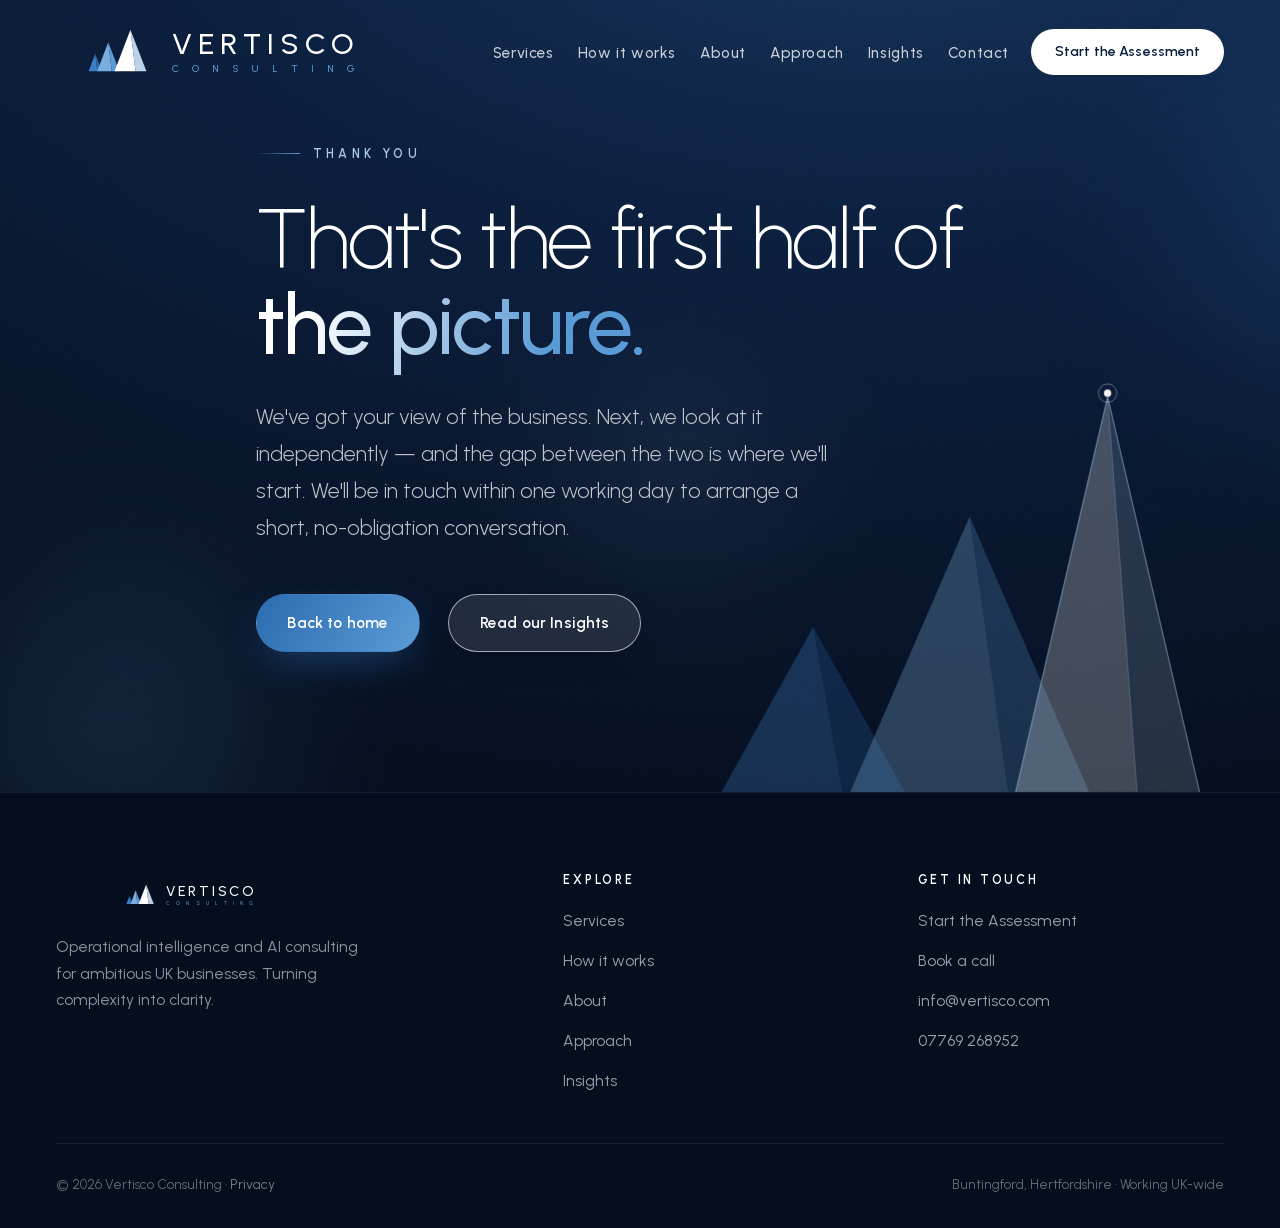
<file: thank-you.html>
<!DOCTYPE html>
<html lang="en-GB">
<head>
<meta charset="utf-8">
<meta name="viewport" content="width=device-width, initial-scale=1">
<title>Thank you | Vertisco Consulting</title>

<link rel="canonical" href="https://vertisco.com/thank-you.html">
<meta name="robots" content="noindex,follow">

<!-- Open Graph / social -->
<meta property="og:type" content="website">
<meta property="og:site_name" content="Vertisco Consulting">
<meta property="og:title" content="Thank you — Vertisco Consulting">
<meta property="og:description" content="We've got your view of the business. We'll be in touch within one working day.">
<meta property="og:url" content="https://vertisco.com/thank-you.html">
<meta property="og:image" content="https://vertisco.com/og-image.png">
<meta name="twitter:card" content="summary_large_image">

<link rel="icon" type="image/svg+xml" href="Vertisco_Ascent_Icon_Dark.svg">
<link rel="preload" href="urbanist-latin.woff2" as="font" type="font/woff2" crossorigin>
<link rel="stylesheet" href="style.css?v=6">

<!-- Google tag (gtag.js) -->
<script async src="https://www.googletagmanager.com/gtag/js?id=G-7DYDHD1P7Y"></script>
<script>window.dataLayer=window.dataLayer||[];function gtag(){dataLayer.push(arguments);}gtag('js',new Date());gtag('config','G-7DYDHD1P7Y');gtag('event','assessment_complete');</script>
</head>
<body>
<a class="skip" href="#main">Skip to content</a>
<header class="site-header" id="hdr">
  <div class="wrap nav">
    <a class="brand" href="index.html" aria-label="Vertisco Consulting — home">
      <svg viewBox="0 20 360 56" width="290" height="39" xmlns="http://www.w3.org/2000/svg" role="img" aria-label="Vertisco Consulting">
        <g transform="translate(4,16)">
          <polygon class="tri" points="1.6,52 8.5,34 10.7,52" fill="#3D7FC4"/>
          <polygon class="tri" points="8.5,34 15.5,52 10.7,52" fill="#2B6CB0"/>
          <polygon class="tri" points="10.5,52 22,22 25.7,52" fill="#79AEDE"/>
          <polygon class="tri" points="22,22 33.5,52 25.7,52" fill="#5B9BD5"/>
          <polygon class="tri" points="28.5,52 45,9 50.3,52" fill="#FFFFFF"/>
          <polygon class="tri" points="45,9 61.6,52 50.3,52" fill="#BCD2E8"/>
        </g>
        <text x="92" y="50" font-family="Urbanist,sans-serif" font-size="31" font-weight="500" letter-spacing="6" fill="#FFFFFF">VERTISCO</text>
        <text x="92" y="69" font-family="Urbanist,sans-serif" font-size="10.5" font-weight="500" letter-spacing="13.76" fill="#5B9BD5">CONSULTING</text>
      </svg>
    </a>
    <nav class="nav-cta" aria-label="Primary">
      <ul class="nav-links" id="navlinks">
        <li><a href="services.html">Services</a></li>
        <li><a href="how-it-works.html">How it works</a></li>
        <li><a href="about.html">About</a></li>
        <li><a href="approach.html">Approach</a></li>
        <li><a href="insights.html">Insights</a></li>
        <li><a href="contact.html">Contact</a></li>
        <li class="menu-cta"><a class="btn btn-primary btn-sm" href="start-here.html">Start the Assessment</a></li>
      </ul>
      <a class="btn btn-light btn-sm" href="start-here.html">Start the Assessment</a>
      <button class="nav-toggle" id="navToggle" aria-label="Open menu" aria-expanded="false" aria-controls="navlinks"><span></span><span></span><span></span></button>
    </nav>
  </div>
</header>
<main id="main">
  <section class="hero" style="min-height:88svh">
    <div class="aurora" aria-hidden="true"><div class="a1"></div><div class="a2"></div><div class="a3"></div></div>
    <svg class="hero-mark" viewBox="0 0 640 520" aria-hidden="true" focusable="false">
      <g class="m-tri m1">
        <polygon points="60,520 160,340 192,520" fill="#3D7FC4" opacity=".32"/>
        <polygon points="160,340 260,520 192,520" fill="#2B6CB0" opacity=".26"/>
      </g>
      <g class="m-tri m2">
        <polygon points="200,520 330,220 372,520" fill="#79AEDE" opacity=".32"/>
        <polygon points="330,220 460,520 372,520" fill="#5B9BD5" opacity=".26"/>
      </g>
      <g class="m-tri m3">
        <polygon points="380,520 480,90 512,520" fill="#FFFFFF" opacity=".26"/>
        <polygon points="480,90 580,520 512,520" fill="#BCD2E8" opacity=".18"/>
      </g>
      <path class="edge" d="M380,520 L480,90 L580,520"/>
      <path class="edge" d="M480,90 L512,520" opacity=".5"/>
      <circle class="summit" cx="480" cy="86" r="4" fill="#fff"/>
      <circle class="summit" cx="480" cy="86" r="10" fill="none" stroke="rgba(255,255,255,.4)" stroke-width="1"/>
    </svg>
    <div class="wrap">
      <span class="kicker">Thank you</span>
      <h1 class="fade-1">That's the first half of <span class="grad">the picture.</span></h1>
      <p class="lede fade-2">We've got your view of the business. Next, we look at it independently — and the gap between the two is where we'll start. We'll be in touch within one working day to arrange a short, no-obligation conversation.</p>
      <div class="hero-cta fade-3">
        <a class="btn btn-primary" href="index.html">Back to home</a>
        <a class="btn btn-outline" href="insights.html">Read our Insights</a>
      </div>
    </div>
  </section>
</main>
<footer class="site-footer">
  <div class="wrap">
    <div class="footer-top">
      <div class="footer-brand">
        <svg viewBox="0 0 360 92" width="300" height="40" xmlns="http://www.w3.org/2000/svg" role="img" aria-label="Vertisco Consulting">
          <g transform="translate(4,16)">
            <polygon points="1.6,52 8.5,34 10.7,52" fill="#3D7FC4"/>
            <polygon points="8.5,34 15.5,52 10.7,52" fill="#2B6CB0"/>
            <polygon points="10.5,52 22,22 25.7,52" fill="#79AEDE"/>
            <polygon points="22,22 33.5,52 25.7,52" fill="#5B9BD5"/>
            <polygon points="28.5,52 45,9 50.3,52" fill="#FFFFFF"/>
            <polygon points="45,9 61.6,52 50.3,52" fill="#BCD2E8"/>
          </g>
          <text x="92" y="50" font-family="Urbanist,sans-serif" font-size="31" font-weight="500" letter-spacing="6" fill="#FFFFFF">VERTISCO</text>
          <text x="92" y="69" font-family="Urbanist,sans-serif" font-size="10.5" font-weight="500" letter-spacing="13.76" fill="#5B9BD5">CONSULTING</text>
        </svg>
        <p>Operational intelligence and AI consulting for ambitious UK businesses. Turning complexity into clarity.</p>
      </div>
      <div class="footer-col">
        <h4>Explore</h4>
        <ul>
          <li><a href="services.html">Services</a></li>
          <li><a href="how-it-works.html">How it works</a></li>
          <li><a href="about.html">About</a></li>
          <li><a href="approach.html">Approach</a></li>
          <li><a href="insights.html">Insights</a></li>
        </ul>
      </div>
      <div class="footer-col">
        <h4>Get in touch</h4>
        <ul>
          <li><a href="start-here.html">Start the Assessment</a></li>
          <li><a href="contact.html">Book a call</a></li>
          <li><a href="mailto:info@vertisco.com">info@vertisco.com</a></li>
          <li><a href="tel:+447769268952">07769 268952</a></li>
        </ul>
      </div>
    </div>
    <div class="footer-bottom">
      <span>© 2026 Vertisco Consulting · <a href="privacy.html">Privacy</a></span>
      <span>Buntingford, Hertfordshire · Working UK-wide</span>
    </div>
  </div>
</footer>
<script>
(function(){
  var h=document.getElementById('hdr');
  if(h){addEventListener('scroll',function(){h.classList.toggle('solid',scrollY>40)},{passive:true});h.classList.toggle('solid',scrollY>40);}
  var t=document.getElementById('navToggle'),n=document.getElementById('navlinks');
  if(t&&n){t.addEventListener('click',function(){
    var o=n.classList.toggle('open');t.classList.toggle('open',o);document.body.classList.toggle('no-scroll',o);
    t.setAttribute('aria-expanded',o);t.setAttribute('aria-label',o?'Close menu':'Open menu');});}
  if('IntersectionObserver' in window){
    var io=new IntersectionObserver(function(es){
      es.forEach(function(e){if(e.isIntersecting){e.target.classList.add('in');io.unobserve(e.target);}});
    },{threshold:.12,rootMargin:'0px 0px -60px 0px'});
    document.querySelectorAll('.rv').forEach(function(el){io.observe(el)});
  } else { document.querySelectorAll('.rv').forEach(function(el){el.classList.add('in')}); }
})();
</script>
</body>
</html>
</file>
<file: style.css>
/* ============================================================
   VERTISCO CONSULTING — Website stylesheet (v2 "Ascent")
   Brand: Urbanist · Midnight #0A1E3D · Vertisco Blue #2B6CB0
   Design language: cinematic, editorial, motion-led.
   ============================================================ */

/* Self-hosted Urbanist (variable, 100–900) */
@font-face{font-family:'Urbanist';font-style:normal;font-weight:100 900;font-display:swap;src:url('urbanist-latin.woff2') format('woff2');unicode-range:U+0000-00FF,U+0131,U+0152-0153,U+02BB-02BC,U+02C6,U+02DA,U+02DC,U+0304,U+0308,U+0329,U+2000-206F,U+20AC,U+2122,U+2191,U+2193,U+2212,U+2215,U+FEFF,U+FFFD}
@font-face{font-family:'Urbanist';font-style:normal;font-weight:100 900;font-display:swap;src:url('urbanist-latin-ext.woff2') format('woff2');unicode-range:U+0100-02BA,U+02BD-02C5,U+02C7-02CC,U+02CE-02D7,U+02DD-02FF,U+0304,U+0308,U+0329,U+1D00-1DBF,U+1E00-1E9F,U+1EF2-1EFF,U+2020,U+20A0-20AB,U+20AD-20C0,U+2113,U+2C60-2C7F,U+A720-A7FF}

/* Cross-document page transitions */
@view-transition{navigation:auto}
@keyframes vt-in{from{opacity:0;transform:translateY(12px)}}
@keyframes vt-out{to{opacity:0}}
::view-transition-old(root){animation:vt-out .22s ease both}
::view-transition-new(root){animation:vt-in .38s cubic-bezier(.22,1,.36,1) both}

:root{
  --midnight:#0A1E3D;
  --abyss:#050E1F;
  --vertisco:#2B6CB0;
  --signal:#5B9BD5;
  --ice:#A8C8E8;
  --slate:#6B8BA4;
  --divider:#E2E8F0;
  --bg:#F8FAFB;
  --body:#4A6178;
  --white:#FFFFFF;
  --maxw:1280px;
  --radius:22px;
  --shadow:0 24px 70px -28px rgba(10,30,61,.32);
  --shadow-sm:0 8px 28px -16px rgba(10,30,61,.32);
  --ease:cubic-bezier(.16,.84,.44,1);
  --ease-out:cubic-bezier(.22,1,.36,1);
}

/* ---------- Reset ---------- */
*,*::before,*::after{box-sizing:border-box;margin:0;padding:0}
html{scroll-behavior:smooth;-webkit-text-size-adjust:100%}
body{
  font-family:'Urbanist',-apple-system,BlinkMacSystemFont,'Segoe UI',sans-serif;
  font-weight:400;color:var(--body);background:var(--white);
  line-height:1.7;font-size:1.0625rem;-webkit-font-smoothing:antialiased;
  text-rendering:optimizeLegibility;overflow-x:hidden;
}
img,svg{max-width:100%;display:block}
a{color:var(--vertisco);text-decoration:none;transition:color .2s var(--ease)}
a:hover{color:var(--midnight)}
strong{font-weight:600;color:var(--midnight)}
::selection{background:var(--vertisco);color:#fff}

/* ---------- Typography ---------- */
h1,h2,h3,h4{color:var(--midnight);font-weight:300;line-height:1.1;letter-spacing:-.02em}
h1{font-size:clamp(2.8rem,6.6vw,5.2rem);font-weight:200;line-height:1.04;max-width:16ch}
h2{font-size:clamp(2rem,4.4vw,3.4rem);font-weight:250}
h3{font-size:1.45rem;font-weight:450;letter-spacing:-.01em}
h1 strong,h2 strong{font-weight:600;color:inherit}
.eyebrow{
  font-size:.76rem;font-weight:600;letter-spacing:.3em;text-transform:uppercase;
  color:var(--vertisco);display:inline-flex;align-items:center;gap:.8rem;margin-bottom:1.4rem;
}
.eyebrow::before{content:"";width:36px;height:1.5px;background:var(--signal);flex-shrink:0}
.lede{font-size:clamp(1.13rem,1.7vw,1.42rem);color:var(--body);font-weight:300;max-width:46ch}
.center{text-align:center}
.center .lede{margin-left:auto;margin-right:auto}
.prose{max-width:68ch}
.prose p{margin-bottom:1.2rem}
.prose h2{margin:2.6rem 0 1rem;font-size:clamp(1.6rem,2.8vw,2.1rem)}
.prose h3{margin:2rem 0 .6rem}
.prose em{color:var(--midnight)}
.prose-xl{font-size:clamp(1.2rem,2vw,1.55rem);font-weight:300;line-height:1.55;color:var(--midnight)}

/* ---------- Layout ---------- */
.wrap{max-width:var(--maxw);margin:0 auto;padding:0 clamp(1.4rem,5vw,3.5rem)}
section.panel{padding:clamp(4.5rem,10vw,8.5rem) 0;position:relative}
.panel-light{background:var(--white)}
.panel-soft{background:var(--bg)}
.panel-dark{background:linear-gradient(170deg,var(--midnight),var(--abyss));color:rgba(255,255,255,.82)}
.panel-dark h1,.panel-dark h2,.panel-dark h3,.panel-dark h4{color:#fff}
.panel-dark .eyebrow{color:var(--ice)}
.panel-dark .lede{color:rgba(255,255,255,.74)}
.panel-dark .prose-xl{color:rgba(255,255,255,.88)}
.panel-dark strong{color:#fff}
.panel-dark a{color:var(--ice)}
.panel-dark a:hover{color:#fff}

/* outlined section numerals */
.sec-no{
  font-size:clamp(5rem,12vw,9rem);font-weight:200;line-height:1;letter-spacing:-.04em;
  color:transparent;-webkit-text-stroke:1.5px rgba(43,108,176,.22);user-select:none;
  position:absolute;top:clamp(1.5rem,4vw,3rem);right:clamp(1rem,4vw,3.5rem);pointer-events:none;
}
.panel-dark .sec-no{-webkit-text-stroke-color:rgba(91,155,213,.2)}

/* ---------- Scroll reveal ---------- */
.rv{opacity:0;transform:translateY(34px);transition:opacity 1s var(--ease-out),transform 1s var(--ease-out)}
.rv.in{opacity:1;transform:none}
.rv-d1{transition-delay:.12s}.rv-d2{transition-delay:.24s}.rv-d3{transition-delay:.36s}

/* ---------- Header / Nav ---------- */
.skip{position:absolute;left:-9999px;top:0;background:#fff;color:var(--midnight);padding:.7rem 1rem;z-index:200;border-radius:0 0 8px 0}
.skip:focus{left:0}
.site-header{
  position:fixed;top:0;left:0;right:0;z-index:90;border-bottom:1px solid transparent;
  transition:background .4s var(--ease),box-shadow .4s var(--ease),border-color .4s var(--ease);
}
.site-header.solid{background:rgba(5,14,31,.85);backdrop-filter:blur(18px) saturate(160%);border-color:rgba(91,155,213,.14)}
.nav{display:flex;align-items:center;justify-content:space-between;height:104px;gap:1.5rem}
.brand{flex-shrink:0;position:relative;z-index:120}
.brand svg{height:60px;width:auto}
.brand .tri{transform-origin:bottom center;animation:peakIn .9s var(--ease-out) backwards}
.brand .tri:nth-child(3),.brand .tri:nth-child(4){animation-delay:.12s}
.brand .tri:nth-child(5),.brand .tri:nth-child(6){animation-delay:.24s}
@keyframes peakIn{from{transform:scaleY(0);opacity:0}to{transform:scaleY(1);opacity:1}}
.nav-cta{display:flex;align-items:center;gap:1.4rem}
.nav-links{display:flex;align-items:center;gap:2.3rem;list-style:none}
.nav-links li{white-space:nowrap}
.nav-links .menu-cta{display:none}
.nav-links a{color:rgba(255,255,255,.78);font-size:.95rem;font-weight:500;letter-spacing:.04em;position:relative;padding:.3rem 0;white-space:nowrap}
.nav-links a:hover{color:#fff}
.nav-links a::after{content:"";position:absolute;left:0;bottom:-2px;height:1.5px;width:0;background:var(--signal);transition:width .3s var(--ease)}
.nav-links a:hover::after,.nav-links a[aria-current="page"]::after{width:100%}
.nav-links a[aria-current="page"]{color:#fff}
.nav-toggle{display:none;background:none;border:0;cursor:pointer;padding:.5rem;position:relative;z-index:120}
.nav-toggle span{display:block;width:26px;height:2px;background:#fff;margin:6px 0;transition:.3s var(--ease)}
.nav-toggle.open span:nth-child(1){transform:translateY(8px) rotate(45deg)}
.nav-toggle.open span:nth-child(2){opacity:0}
.nav-toggle.open span:nth-child(3){transform:translateY(-8px) rotate(-45deg)}
body.no-scroll{overflow:hidden}

/* ---------- Buttons ---------- */
.btn{
  display:inline-flex;align-items:center;gap:.6rem;cursor:pointer;font-family:inherit;
  font-weight:600;font-size:.97rem;letter-spacing:.01em;border:1.5px solid transparent;
  padding:.95rem 1.9rem;border-radius:100px;position:relative;overflow:hidden;
  transition:transform .3s var(--ease),box-shadow .3s var(--ease),background .3s var(--ease),color .3s var(--ease),border-color .3s var(--ease);
}
.btn-primary{background:linear-gradient(120deg,var(--vertisco),var(--signal));color:#fff;box-shadow:0 14px 40px -12px rgba(43,108,176,.6)}
.btn-primary:hover{transform:translateY(-2px);box-shadow:0 20px 52px -12px rgba(91,155,213,.7);color:#fff}
.btn-light{background:#fff;color:var(--midnight)}
.btn-light:hover{transform:translateY(-2px);box-shadow:0 18px 44px -14px rgba(91,155,213,.5);color:var(--midnight)}
.btn-ghost{background:transparent;color:var(--midnight);border-color:var(--divider)}
.btn-ghost:hover{border-color:var(--vertisco);color:var(--vertisco)}
.btn-outline{
  background:rgba(255,255,255,.1);color:#fff;border-color:rgba(255,255,255,.6);
  backdrop-filter:blur(8px);box-shadow:0 10px 30px -14px rgba(5,14,31,.8);
}
.btn-outline:hover{border-color:#fff;background:rgba(255,255,255,.18);transform:translateY(-2px);color:#fff}
.btn-primary::after{content:"";position:absolute;top:0;left:-70%;width:45%;height:100%;background:linear-gradient(105deg,transparent,rgba(255,255,255,.38),transparent);transform:skewX(-18deg);transition:left .55s ease;pointer-events:none}
.btn-primary:hover::after{left:125%}
.btn .arrow{transition:transform .25s var(--ease)}
.btn:hover .arrow{transform:translateX(5px)}
.btn-sm{padding:.6rem 1.4rem;font-size:.88rem}
.text-link{font-weight:600}
.text-link::after{content:" \2192";display:inline-block;transition:transform .2s var(--ease)}
.text-link:hover::after{transform:translateX(4px)}

/* ---------- Hero (home) & page-head (interior) ---------- */
.hero,.page-head{
  position:relative;overflow:hidden;color:#fff;
  background:radial-gradient(140% 120% at 70% -20%,#16365f 0%,var(--midnight) 42%,var(--abyss) 100%);
}
.hero{min-height:100svh;display:flex;flex-direction:column;justify-content:center}
.page-head{display:flex;flex-direction:column;justify-content:center}
.page-head .wrap{padding-top:clamp(11rem,20vh,14rem);padding-bottom:clamp(4.5rem,9vw,7rem);position:relative;z-index:2}
.hero .wrap{position:relative;z-index:2;padding-top:120px;padding-bottom:14vh}
.hero h1,.page-head h1{color:#fff}
.hero .lede,.page-head .lede{color:rgba(255,255,255,.74);margin-top:1.8rem}
.page-head .eyebrow{color:var(--ice)}

/* aurora */
.aurora{position:absolute;inset:-20%;z-index:0;filter:blur(70px);opacity:.55;pointer-events:none}
.aurora div{position:absolute;border-radius:50%}
.aurora .a1{width:48vw;height:48vw;background:radial-gradient(circle,rgba(43,108,176,.55),transparent 65%);top:5%;right:-8%;animation:drift1 18s ease-in-out infinite}
.aurora .a2{width:36vw;height:36vw;background:radial-gradient(circle,rgba(91,155,213,.4),transparent 65%);bottom:0;left:8%;animation:drift2 22s ease-in-out infinite}
.aurora .a3{width:28vw;height:28vw;background:radial-gradient(circle,rgba(168,200,232,.22),transparent 60%);top:40%;left:42%;animation:drift1 26s ease-in-out infinite reverse}
@keyframes drift1{0%,100%{transform:translate(0,0) scale(1)}50%{transform:translate(-6%,8%) scale(1.12)}}
@keyframes drift2{0%,100%{transform:translate(0,0) scale(1)}50%{transform:translate(8%,-6%) scale(1.08)}}

/* film grain */
.hero::after,.page-head::after{content:"";position:absolute;inset:0;z-index:1;pointer-events:none;opacity:.05;
  background-image:url("data:image/svg+xml,%3Csvg xmlns='http://www.w3.org/2000/svg' width='160' height='160'%3E%3Cfilter id='n'%3E%3CfeTurbulence type='fractalNoise' baseFrequency='0.9' numOctaves='2'/%3E%3C/filter%3E%3Crect width='100%25' height='100%25' filter='url(%23n)' opacity='0.6'/%3E%3C/svg%3E")}

/* the giant animated Ascent mark */
.hero-mark{position:absolute;right:max(2vw,calc((100vw - 1280px)/2));bottom:0;z-index:1;width:min(46vw,620px);pointer-events:none;opacity:.95}
.page-head .hero-mark{width:min(34vw,420px);opacity:.6}
.hero-mark .m-tri{transform-origin:bottom center;opacity:0;animation:triRise 1.4s var(--ease-out) forwards}
.hero-mark .m1{animation-delay:.5s}
.hero-mark .m2{animation-delay:.75s}
.hero-mark .m3{animation-delay:1s}
@keyframes triRise{from{opacity:0;transform:scaleY(0)}60%{opacity:1}to{opacity:1;transform:scaleY(1)}}
.hero-mark .edge{fill:none;stroke:rgba(168,200,232,.5);stroke-width:1.4;stroke-dasharray:900;stroke-dashoffset:900;animation:edgeDraw 2.6s 1.2s var(--ease-out) forwards}
@keyframes edgeDraw{to{stroke-dashoffset:0}}
.hero-mark .summit{opacity:0;animation:summitGlow 2.2s 2.4s ease forwards}
@keyframes summitGlow{to{opacity:1}}

/* kicker + staged entrance */
.kicker{
  display:inline-flex;align-items:center;gap:.8rem;font-size:.78rem;font-weight:600;
  letter-spacing:.34em;text-transform:uppercase;color:var(--ice);margin-bottom:2rem;
  opacity:0;animation:fadeUp 1s .2s var(--ease-out) forwards;
}
.kicker::before{content:"";width:44px;height:1px;background:linear-gradient(90deg,transparent,var(--signal))}
h1 .w{display:inline-block;overflow:hidden;vertical-align:bottom}
h1 .w span{display:inline-block;transform:translateY(110%);animation:wordUp 1s var(--ease-out) forwards}
h1 .grad{
  font-weight:500;
  background:linear-gradient(100deg,#fff 15%,var(--ice) 45%,var(--signal) 75%);
  -webkit-background-clip:text;background-clip:text;-webkit-text-fill-color:transparent;
}
@keyframes wordUp{to{transform:translateY(0)}}
@keyframes fadeUp{from{opacity:0;transform:translateY(26px)}to{opacity:1;transform:none}}
.fade-1{opacity:0;animation:fadeUp 1s .35s var(--ease-out) forwards}
.fade-2{opacity:0;animation:fadeUp 1s .55s var(--ease-out) forwards}
.fade-3{opacity:0;animation:fadeUp 1s .75s var(--ease-out) forwards}
.hero-cta{display:flex;flex-wrap:wrap;align-items:center;gap:1.1rem 1.8rem;margin-top:3rem}
.hero-cta .alt{color:rgba(255,255,255,.6);font-size:.97rem}
.hero-cta .alt a{color:#fff;border-bottom:1px solid rgba(255,255,255,.3);padding-bottom:2px;transition:border-color .2s}
.hero-cta .alt a:hover{border-color:#fff}

/* scroll cue */
.scroll-cue{position:absolute;left:50%;bottom:2.2rem;transform:translateX(-50%);z-index:2;display:flex;flex-direction:column;align-items:center;gap:.6rem;color:rgba(255,255,255,.4);font-size:.7rem;letter-spacing:.3em;text-transform:uppercase;opacity:0;animation:fadeUp 1s 2s var(--ease-out) forwards}
.scroll-cue .line{width:1px;height:44px;background:linear-gradient(rgba(255,255,255,.5),transparent);position:relative;overflow:hidden}
.scroll-cue .line::after{content:"";position:absolute;top:-40%;left:0;width:100%;height:40%;background:#fff;animation:cueDrop 2.2s ease-in-out infinite}
@keyframes cueDrop{to{top:110%}}
@media (max-height:840px){.scroll-cue{display:none}}

/* ---------- Credibility marquee ---------- */
.marquee-band{background:var(--abyss);border-top:1px solid rgba(91,155,213,.12);border-bottom:1px solid rgba(91,155,213,.12);padding:1.4rem 0;overflow:hidden;position:relative}
.marquee{display:flex;gap:4rem;white-space:nowrap;animation:scrollX 36s linear infinite;width:max-content}
.marquee span{font-size:.86rem;font-weight:500;letter-spacing:.28em;text-transform:uppercase;color:rgba(168,200,232,.55);display:inline-flex;align-items:center;gap:4rem}
.marquee span::after{content:"\25B2";font-size:.6rem;color:var(--vertisco)}
@keyframes scrollX{to{transform:translateX(-50%)}}

/* ---------- Editorial split + pain list ---------- */
.split{display:grid;grid-template-columns:5fr 7fr;gap:clamp(2.5rem,6vw,5.5rem);align-items:start}
.split .sticky-side{position:sticky;top:140px}
.pain-list{list-style:none;display:grid;gap:0;margin-top:.5rem}
.pain-list li{padding:1.7rem 0;border-bottom:1px solid var(--divider);display:flex;gap:1.4rem;align-items:flex-start}
.pain-list li:first-child{border-top:1px solid var(--divider)}
.pain-list .tick{flex-shrink:0;width:30px;height:30px;border-radius:50%;border:1.5px solid var(--signal);color:var(--vertisco);display:flex;align-items:center;justify-content:center;font-size:.8rem;font-weight:700;margin-top:.2rem}
.pain-list p{font-size:1.08rem;color:var(--body)}

/* ---------- Discipline rows (dark) ---------- */
.disc-rows{border-top:1px solid rgba(91,155,213,.16)}
.disc-row{
  display:grid;grid-template-columns:auto 1fr auto;gap:clamp(1.5rem,4vw,3.5rem);align-items:center;
  padding:clamp(2rem,4.5vw,3.3rem) 0;border-bottom:1px solid rgba(91,155,213,.16);
  position:relative;transition:padding-left .4s var(--ease);
}
a.disc-row{cursor:pointer}
.disc-row:hover{padding-left:1.2rem}
.disc-row .idx{font-size:.95rem;font-weight:600;letter-spacing:.2em;color:var(--signal);width:3.2rem}
.disc-row h3{font-size:clamp(1.6rem,3.4vw,2.5rem);font-weight:300;color:#fff;transition:color .3s}
.disc-row:hover h3{color:var(--ice)}
.disc-row p{max-width:52ch;color:rgba(255,255,255,.6);font-size:1.04rem;margin-top:.6rem}
.disc-row .peak{width:54px;height:46px;flex-shrink:0}
.disc-row .peak polygon{transform-origin:bottom center;transform:scaleY(.55);opacity:.5;transition:transform .5s var(--ease),opacity .5s var(--ease)}
.disc-row:hover .peak polygon{transform:scaleY(1);opacity:1}
.disc-row:hover .peak polygon:nth-child(3),.disc-row:hover .peak polygon:nth-child(4){transition-delay:.06s}
.disc-row:hover .peak polygon:nth-child(5),.disc-row:hover .peak polygon:nth-child(6){transition-delay:.12s}
.disc-outro{margin-top:2.8rem;font-size:1.25rem;font-weight:300;color:rgba(255,255,255,.85)}
.disc-outro strong{color:#fff}

/* ---------- Feature panels (services / how-it-works) ---------- */
.feature{display:grid;grid-template-columns:7fr 5fr;gap:clamp(2.5rem,6vw,5rem);align-items:center}
.feature.reverse .feature-media{order:-1}
.feature-media{
  background:radial-gradient(120% 140% at 70% 0%,#16365f 0%,var(--midnight) 60%,var(--abyss) 100%);
  border-radius:var(--radius);min-height:320px;position:relative;overflow:hidden;
  display:flex;align-items:center;justify-content:center;box-shadow:var(--shadow);
}
.feature-media::after{content:"";position:absolute;inset:0;background-image:url("data:image/svg+xml,%3Csvg xmlns='http://www.w3.org/2000/svg' width='160' height='160'%3E%3Cfilter id='n'%3E%3CfeTurbulence type='fractalNoise' baseFrequency='0.9' numOctaves='2'/%3E%3C/filter%3E%3Crect width='100%25' height='100%25' filter='url(%23n)' opacity='0.6'/%3E%3C/svg%3E");opacity:.05;pointer-events:none}
.feature-media svg{position:relative;z-index:1}
.feature-media .fm-peak polygon{transform-origin:bottom center;transform:scaleY(.6);opacity:.6;transition:transform .6s var(--ease),opacity .6s var(--ease)}
.feature:hover .feature-media .fm-peak polygon{transform:scaleY(1);opacity:1}
.feature:hover .feature-media .fm-peak polygon:nth-child(3),.feature:hover .feature-media .fm-peak polygon:nth-child(4){transition-delay:.07s}
.feature:hover .feature-media .fm-peak polygon:nth-child(5),.feature:hover .feature-media .fm-peak polygon:nth-child(6){transition-delay:.14s}
.tags{display:flex;flex-wrap:wrap;gap:.55rem;margin-top:1.4rem}
.tag{font-size:.82rem;font-weight:500;color:var(--vertisco);background:#eaf2fb;padding:.34rem .85rem;border-radius:50px}
.panel-dark .tag{background:rgba(91,155,213,.14);color:var(--ice)}

/* ---------- Cards / grids ---------- */
.grid{display:grid;gap:1.6rem}
.grid-2{grid-template-columns:repeat(2,1fr)}
.grid-3{grid-template-columns:repeat(3,1fr)}
.card{
  background:#fff;border:1px solid var(--divider);border-radius:var(--radius);
  padding:2.3rem 2.1rem;position:relative;overflow:hidden;
  transition:transform .35s var(--ease),box-shadow .35s var(--ease),border-color .35s var(--ease);
}
.card::before{
  content:"";position:absolute;left:0;top:0;width:100%;height:3px;
  background:linear-gradient(90deg,var(--signal),var(--vertisco),var(--midnight));
  transform:scaleX(0);transform-origin:left;transition:transform .45s var(--ease);
}
.card:hover{transform:translateY(-6px);box-shadow:var(--shadow);border-color:#cfe0f1}
.card:hover::before{transform:scaleX(1)}
.card h3{margin:.3rem 0 .65rem}
.card p{font-size:1rem}
.card .num{font-size:.78rem;font-weight:700;letter-spacing:.2em;color:var(--signal)}

/* values */
.values{display:grid;grid-template-columns:repeat(3,1fr);gap:1.6rem}
.value{
  background:#fff;border:1px solid var(--divider);border-radius:var(--radius);padding:2rem 1.9rem;
  transition:transform .35s var(--ease),box-shadow .35s var(--ease),border-color .35s var(--ease);
}
.value:hover{transform:translateY(-5px);box-shadow:var(--shadow);border-color:#cfe0f1}
.value h4{color:var(--vertisco);font-weight:600;font-size:1.06rem;letter-spacing:.04em;margin-bottom:.5rem;text-transform:uppercase;font-size:.92rem}
.value p{font-size:.99rem}

/* ---------- Stages (journey cards, dark) ---------- */
.journey{display:grid;grid-template-columns:repeat(3,1fr);gap:1.6rem}
.stage{
  background:rgba(255,255,255,.035);border:1px solid rgba(91,155,213,.16);border-radius:var(--radius);
  padding:2.6rem 2.2rem;position:relative;overflow:hidden;
  transition:transform .4s var(--ease),border-color .4s var(--ease),background .4s var(--ease);
}
.stage:hover{transform:translateY(-8px);border-color:rgba(91,155,213,.45);background:rgba(255,255,255,.06)}
.stage .st-no{font-size:3.6rem;font-weight:200;line-height:1;color:transparent;-webkit-text-stroke:1.2px rgba(168,200,232,.5);margin-bottom:1.4rem;display:block}
.stage h3{font-size:1.5rem;margin-bottom:.7rem;font-weight:450;color:#fff}
.stage p{color:rgba(255,255,255,.62);font-size:1.01rem}
.stage::after{
  content:"";position:absolute;left:0;bottom:0;height:3px;width:100%;
  background:linear-gradient(90deg,var(--signal),var(--vertisco));
  transform:scaleX(0);transform-origin:left;transition:transform .5s var(--ease);
}
.stage:hover::after{transform:scaleX(1)}

/* ---------- Steps timeline ---------- */
.steps{display:grid;gap:0;max-width:780px;margin:0 auto;position:relative}
.steps::before{content:"";position:absolute;left:23px;top:30px;bottom:30px;width:2px;background:linear-gradient(var(--signal),var(--vertisco),var(--midnight));opacity:.3}
.panel-dark .steps::before{background:linear-gradient(var(--ice),var(--signal),var(--vertisco));opacity:.35}
.step{display:flex;gap:1.5rem;align-items:flex-start;padding:1.6rem 0;position:relative}
.step .badge{
  flex-shrink:0;width:48px;height:48px;border-radius:14px;background:var(--midnight);color:#fff;
  display:flex;align-items:center;justify-content:center;font-weight:600;font-size:1.05rem;
  box-shadow:var(--shadow-sm);position:relative;z-index:1;transition:transform .3s var(--ease),background .3s var(--ease);
}
.panel-dark .step .badge{background:rgba(91,155,213,.18);border:1px solid rgba(91,155,213,.4)}
.step:hover .badge{transform:scale(1.08);background:var(--vertisco)}
.step h3{font-size:1.25rem;margin-bottom:.35rem}
.step p{font-size:1.01rem;max-width:58ch}
.panel-dark .step p{color:rgba(255,255,255,.66)}

/* ---------- Statement / wedge ---------- */
.wedge-quote{
  font-size:clamp(1.7rem,3.6vw,2.9rem);font-weight:250;line-height:1.28;letter-spacing:-.015em;
  color:var(--midnight);max-width:26ch;
}
.wedge-quote em{font-style:normal;font-weight:550;color:var(--vertisco)}
.panel-dark .wedge-quote{color:#fff}
.panel-dark .wedge-quote em{color:var(--ice)}
.wedge-body{max-width:58ch;margin-top:2rem}
.wedge-body p{margin-bottom:1.15rem;font-size:1.07rem}

/* ---------- Statement band ---------- */
.statement-band{
  background:linear-gradient(170deg,var(--midnight),var(--abyss));color:#fff;text-align:center;
  padding:clamp(4.5rem,9vw,7rem) 0;position:relative;overflow:hidden;
}
.statement-band h2{color:#fff;max-width:22ch;margin:0 auto}
.statement-band .lede{color:rgba(255,255,255,.72);margin:1.4rem auto 0;max-width:52ch}

/* ---------- Note box ---------- */
.note{
  background:var(--bg);border-left:3px solid var(--signal);border-radius:0 12px 12px 0;
  padding:1.4rem 1.6rem;font-size:1rem;margin-top:1.6rem;
}

/* ---------- Contact ---------- */
.contact-grid{display:grid;grid-template-columns:1.2fr 1fr;gap:clamp(2rem,5vw,4rem);align-items:start}
.contact-list{list-style:none;display:grid;gap:1.1rem;margin-top:1.6rem}
.contact-list li{display:flex;gap:1rem;align-items:baseline}
.contact-list .label{font-weight:600;color:var(--midnight);min-width:84px;font-size:.85rem;letter-spacing:.12em;text-transform:uppercase}

/* ---------- Final CTA band ---------- */
.final-cta{
  text-align:center;position:relative;overflow:hidden;color:#fff;
  background:radial-gradient(120% 150% at 50% 120%,#16365f 0%,var(--midnight) 48%,var(--abyss) 100%);
  padding:clamp(6rem,13vw,10rem) 0;
}
.final-cta h2{color:#fff;font-size:clamp(2.4rem,5.4vw,4.4rem);max-width:18ch;margin:0 auto}
.final-cta h2 em{font-style:normal;font-weight:550}
.final-cta .lede{color:rgba(255,255,255,.72);font-weight:300;max-width:52ch;margin:1.8rem auto 2.8rem}
.final-cta .cta-actions{display:flex;flex-wrap:wrap;gap:1.2rem;justify-content:center;align-items:center}
.final-cta .alt{color:rgba(255,255,255,.6);font-size:.97rem}
.final-cta .alt a{color:#fff;border-bottom:1px solid rgba(255,255,255,.3)}
.final-mark{position:absolute;left:50%;bottom:-6%;transform:translateX(-50%);width:min(70vw,900px);opacity:.06;pointer-events:none}
.final-cta .wrap{position:relative;z-index:2}

/* ---------- Footer ---------- */
.site-footer{background:var(--abyss);color:rgba(255,255,255,.55);padding:clamp(3.5rem,7vw,5rem) 0 2rem;border-top:1px solid rgba(91,155,213,.1)}
.footer-top{display:grid;grid-template-columns:1.5fr 1fr 1fr;gap:3rem;padding-bottom:3rem;border-bottom:1px solid rgba(255,255,255,.08)}
.footer-brand svg{height:42px;margin-bottom:1.2rem}
.footer-brand p{max-width:34ch;font-size:.97rem}
.footer-col h4{color:#fff;font-weight:600;font-size:.78rem;letter-spacing:.22em;text-transform:uppercase;margin-bottom:1.2rem}
.footer-col ul{list-style:none;display:grid;gap:.7rem}
.footer-col a{color:rgba(255,255,255,.6);font-size:.97rem;transition:color .2s}
.footer-col a:hover{color:#fff}
.footer-bottom{display:flex;flex-wrap:wrap;justify-content:space-between;gap:1rem;padding-top:1.8rem;font-size:.85rem;color:rgba(255,255,255,.38)}

/* ============================================================
   READINESS ASSESSMENT — native multi-step form
   ============================================================ */
.assessment{max-width:760px;margin:0 auto;text-align:left;background:#fff;border:1px solid var(--divider);border-radius:var(--radius);padding:clamp(1.8rem,4vw,3rem);box-shadow:var(--shadow-sm)}
.asm-progress{display:flex;align-items:center;gap:.9rem;margin-bottom:2.2rem}
.asm-progress .bar{flex:1;height:6px;background:var(--divider);border-radius:50px;overflow:hidden}
.asm-progress .bar span{display:block;height:100%;width:25%;background:linear-gradient(90deg,var(--vertisco),var(--signal));border-radius:50px;transition:width .35s var(--ease)}
.asm-progress .count{font-size:.82rem;font-weight:600;letter-spacing:.04em;color:var(--slate);white-space:nowrap}
.asm-step{display:none}
.asm-step.active{display:block;animation:asmIn .3s var(--ease)}
@keyframes asmIn{from{opacity:0;transform:translateY(8px)}to{opacity:1;transform:none}}
.asm-step .eyebrow{margin-bottom:.5rem}
.asm-step h3{font-size:1.5rem;font-weight:400;margin-bottom:.4rem}
.asm-step .sub{color:var(--slate);margin-bottom:1.9rem;font-size:1rem}
.asm-field{margin-bottom:1.5rem}
.asm-field>label{display:block;font-weight:600;color:var(--midnight);margin-bottom:.45rem;font-size:1.02rem}
.asm-field .hint{font-size:.88rem;color:var(--slate);margin:-.15rem 0 .55rem}
.asm-field .req{color:var(--vertisco)}
.asm-field input[type=text],.asm-field input[type=email],.asm-field textarea,.asm-field select{
  width:100%;font-family:inherit;font-size:1rem;color:var(--midnight);background:#fff;box-sizing:border-box;
  border:1.5px solid var(--divider);border-radius:12px;padding:.8rem 1rem;transition:border-color .2s var(--ease),box-shadow .2s var(--ease)}
.asm-field textarea{min-height:108px;resize:vertical;line-height:1.5}
.asm-field input:focus,.asm-field textarea:focus,.asm-field select:focus{outline:none;border-color:var(--vertisco);box-shadow:0 0 0 4px rgba(43,108,176,.12)}
.asm-field.invalid input,.asm-field.invalid textarea,.asm-field.invalid select{border-color:#df2f4a}
.asm-row{display:grid;grid-template-columns:1fr 1fr;gap:1.2rem}
.asm-scale{display:flex;flex-wrap:wrap;gap:.5rem;margin-top:.1rem}
.asm-scale label{display:inline-flex;align-items:center;gap:.45rem;border:1.5px solid var(--divider);border-radius:50px;padding:.42rem .95rem;cursor:pointer;font-size:.9rem;color:var(--body);font-weight:400;margin:0;transition:border-color .15s var(--ease),background .15s var(--ease)}
.asm-scale input{accent-color:var(--vertisco);margin:0}
.asm-scale label:hover{border-color:#9cc0e6}
.asm-scale label:has(input:checked){border-color:var(--vertisco);background:#eaf2fb;color:var(--midnight);font-weight:500}
.asm-nav{display:flex;align-items:center;justify-content:space-between;gap:1rem;margin-top:2.2rem;padding-top:1.6rem;border-top:1px solid var(--divider)}
.asm-error{color:#df2f4a;font-size:.92rem;margin-top:1rem;display:none}
.asm-error.show{display:block}
.asm-privacy{font-size:.85rem;color:var(--slate);margin-top:1.4rem;text-align:center}

/* ---------- Proof / stats band ---------- */
.hero-cred{margin-top:1.7rem;font-size:.93rem;color:rgba(255,255,255,.55);letter-spacing:.04em;display:flex;align-items:center;gap:.8rem}
.hero-cred::before{content:"";width:28px;height:1px;background:rgba(91,155,213,.7);flex-shrink:0}
.stats{display:grid;grid-template-columns:repeat(4,1fr);gap:clamp(1.6rem,3vw,2.8rem);margin-top:3.2rem}
.stat{border-top:1.5px solid var(--divider);padding-top:1.5rem;position:relative}
.stat::before{content:"";position:absolute;top:-1.5px;left:0;width:44px;height:1.5px;background:linear-gradient(90deg,var(--vertisco),var(--signal))}
.stat .num{font-size:clamp(2.5rem,4.6vw,4rem);font-weight:250;line-height:1;letter-spacing:-.03em;color:var(--midnight);display:flex;align-items:baseline}
.stat .suffix{color:var(--vertisco);font-weight:300}
.stat .label{margin-top:.7rem;font-size:.99rem;color:var(--body);max-width:24ch}
.proof-outro{margin-top:3rem;font-size:1.18rem;font-weight:300;color:var(--midnight)}
#flagship{scroll-margin-top:130px}

/* ---------- Discipline motifs (line-art, drawn on reveal) ---------- */
.motif{overflow:visible}
.motif .mp{stroke-dasharray:1;stroke-dashoffset:1;transition:stroke-dashoffset 1.1s var(--ease-out)}
.motif .mp:nth-of-type(2){transition-delay:.15s}
.motif .mp:nth-of-type(3){transition-delay:.3s}
.motif .mp:nth-of-type(4){transition-delay:.45s}
.motif .md,.motif .me{opacity:0;transform:scale(.3);transform-origin:center;transform-box:fill-box;transition:opacity .5s var(--ease),transform .5s var(--ease)}
.in .motif .mp{stroke-dashoffset:0}
.in .motif .md,.in .motif .me{opacity:1;transform:scale(1);transition-delay:.7s}
.disc-row:hover .motif .md,.feature:hover .motif .md{transform:scale(1.5);transition-delay:0s}
.feature-media .motif g{stroke-width:1.15}
.marquee-band:hover .marquee{animation-play-state:paused}

/* ---------- Journey progress line (how-it-works steps) ---------- */
.steps::after{content:"";position:absolute;left:23px;top:30px;width:2px;height:var(--prog,0px);max-height:calc(100% - 60px);background:linear-gradient(var(--ice),var(--signal));border-radius:2px}
.step.lit .badge{background:var(--vertisco);border-color:var(--vertisco)}

/* ---------- Mini readiness score ---------- */
.mini{max-width:680px;margin:0 auto;background:#fff;border:1px solid var(--divider);border-radius:var(--radius);box-shadow:var(--shadow-sm);padding:clamp(1.8rem,4vw,2.8rem)}
.mini-count{font-size:.8rem;font-weight:600;letter-spacing:.18em;text-transform:uppercase;color:var(--slate);margin-bottom:.8rem}
.mini h3{font-size:1.35rem;font-weight:450;margin-bottom:1.4rem}
.mini-opt{display:block;width:100%;text-align:left;font-family:inherit;font-size:1rem;color:var(--body);background:#fff;border:1.5px solid var(--divider);border-radius:14px;padding:.85rem 1.15rem;margin-bottom:.65rem;cursor:pointer;transition:border-color .2s var(--ease),background .2s var(--ease),transform .2s var(--ease)}
.mini-opt:hover{border-color:#9cc0e6;transform:translateX(4px)}
.mini-opt.sel{border-color:var(--vertisco);background:#eaf2fb;color:var(--midnight)}
.mini-back{background:none;border:0;font-family:inherit;color:var(--slate);font-size:.9rem;cursor:pointer;margin-top:.6rem;padding:.3rem 0}
.mini-back:hover{color:var(--vertisco)}
.mini-result{text-align:center}
.ring-wrap{position:relative;width:150px;height:150px;margin:0 auto 1.4rem}
.ring{width:150px;height:150px;transform:rotate(-90deg)}
.ring circle{fill:none;stroke-width:9}
.ring .track{stroke:var(--divider)}
.ring .fill{stroke:var(--vertisco);stroke-linecap:round;stroke-dasharray:339.292;stroke-dashoffset:339.292;transition:stroke-dashoffset 1.4s var(--ease-out)}
.ring-num{position:absolute;inset:0;display:flex;align-items:center;justify-content:center;font-size:2.4rem;font-weight:300;color:var(--midnight)}
.ring-num .ring-pc{font-size:1.1rem;color:var(--vertisco);margin-left:2px}
.mini-result h3{margin-bottom:.5rem}
.mini-result p{max-width:46ch;margin:0 auto}
.mini-cta{display:flex;flex-wrap:wrap;gap:1rem;justify-content:center;margin-top:1.8rem}

/* ---------- FAQ ---------- */
.faqs{max-width:760px;margin:0 auto}
.faq{border-bottom:1px solid var(--divider)}
.faq:first-of-type{border-top:1px solid var(--divider)}
.faq summary{cursor:pointer;list-style:none;display:flex;justify-content:space-between;align-items:center;gap:1.2rem;padding:1.35rem 0;font-weight:500;color:var(--midnight);font-size:1.08rem}
.faq summary::-webkit-details-marker{display:none}
.faq summary::after{content:"+";font-size:1.6rem;font-weight:250;color:var(--vertisco);line-height:1;transition:transform .3s var(--ease);flex-shrink:0}
.faq[open] summary::after{transform:rotate(45deg)}
.faq .faq-a{padding:0 0 1.5rem;max-width:64ch;color:var(--body)}

/* ---------- Score handoff note ---------- */
.score-note{display:inline-flex;align-items:center;gap:.6rem;background:#eaf2fb;border:1px solid #cfe0f1;color:var(--vertisco);font-weight:600;font-size:.95rem;border-radius:50px;padding:.5rem 1.2rem;margin-bottom:1.4rem}

/* ---------- Client quote band ---------- */
.quote-band{position:relative;margin-top:4.5rem;border-left:3px solid var(--signal);padding-left:clamp(1.4rem,3vw,2.2rem);max-width:64ch}
.quote-band blockquote{font-size:clamp(1.25rem,2.2vw,1.6rem);font-weight:300;line-height:1.5;color:#fff;quotes:none}
.quote-band cite{display:block;margin-top:1.2rem;font-style:normal;font-size:.95rem;color:rgba(255,255,255,.6)}

/* ---------- Platform illustration ---------- */
.platform-shot{margin-top:3.5rem;background:rgba(255,255,255,.04);border:1px solid rgba(91,155,213,.22);border-radius:var(--radius);padding:clamp(.9rem,2.2vw,1.6rem);box-shadow:var(--shadow)}
.platform-shot svg{width:100%;height:auto;display:block;border-radius:14px}
.platform-shot figcaption{margin-top:1rem;font-size:.88rem;color:rgba(255,255,255,.5);text-align:center}

/* ---------- Footer privacy + focus polish ---------- */
.footer-bottom a{color:rgba(255,255,255,.45)}
.footer-bottom a:hover{color:#fff}
:focus-visible{outline:2px solid var(--signal);outline-offset:3px}

/* ---------- Reduced motion ---------- */
@media (prefers-reduced-motion:reduce){
  ::view-transition-old(root),::view-transition-new(root){animation:none}
  .rv,.kicker,.hero-cta,.scroll-cue,.fade-1,.fade-2,.fade-3{opacity:1;transform:none;transition:none;animation:none}
  h1 .w span{transform:none;animation:none}
  .hero-mark .m-tri,.hero-mark .edge,.hero-mark .summit{animation:none;opacity:1;transform:none;stroke-dashoffset:0}
  .brand .tri{animation:none}
  .aurora div,.marquee,.scroll-cue .line::after{animation:none}
  .motif .mp{transition:none;stroke-dashoffset:0}
  .motif .md,.motif .me{transition:none;opacity:1;transform:none}
  .ring .fill{transition:none}
  html{scroll-behavior:auto}
}

/* ---------- Responsive ---------- */
@media (max-width:1080px){
  .feature{grid-template-columns:1fr}
  .feature.reverse .feature-media{order:0}
  .feature-media{min-height:240px}
}
@media (max-width:980px){
  .split{grid-template-columns:1fr}
  .split .sticky-side{position:static}
  .journey{grid-template-columns:1fr}
  .grid-3{grid-template-columns:1fr}
  .grid-2{grid-template-columns:1fr}
  .values{grid-template-columns:1fr 1fr}
  .contact-grid{grid-template-columns:1fr}
  .hero-mark{width:70vw;opacity:.35}
  .page-head .hero-mark{width:52vw;opacity:.3}
  .disc-row{grid-template-columns:auto 1fr}
  .disc-row .peak{display:none}
  .footer-top{grid-template-columns:1fr}
  .sec-no{font-size:clamp(3.4rem,10vw,5rem)}
  .stats{grid-template-columns:repeat(2,1fr)}
}
@media (max-width:1340px){
  .nav-links{gap:1.5rem}
  .brand svg{height:54px}
}
@media (max-width:1180px){
  .nav{height:92px}
  .brand svg{height:50px}
  .nav-links{
    /* top/left/width/height (not inset) because the header's backdrop-filter makes it the
       containing block for fixed descendants — inset:0 trapped the overlay in the header bar */
    position:fixed;top:0;left:0;width:100vw;height:100vh;height:100dvh;
    background:linear-gradient(170deg,var(--midnight),var(--abyss));
    flex-direction:column;justify-content:center;align-items:center;gap:1.2rem;
    opacity:0;pointer-events:none;transition:opacity .35s var(--ease);z-index:110;
  }
  .nav-links.open{opacity:1;pointer-events:auto}
  .nav-links a{font-size:1.5rem;font-weight:300;color:#fff;letter-spacing:.02em}
  .nav-toggle{display:block}
  .nav-cta>.btn{display:none}
  .nav-links .menu-cta{display:block;margin-top:1.4rem}
  .nav-links li.menu-cta a{font-size:1rem;font-weight:600}
  .site-header{background:rgba(5,14,31,.85);backdrop-filter:blur(18px);border-color:rgba(91,155,213,.14)}
}
@media (max-width:640px){
  /* Phones: let the logo lockup scale down so the menu button always fits on-screen */
  .nav{gap:1rem}
  .brand{flex-shrink:1;min-width:0}
  .brand svg{width:100%;max-width:320px;height:auto}
  .nav-toggle{flex-shrink:0}
}
@media (max-width:560px){
  .values{grid-template-columns:1fr}
  .asm-row{grid-template-columns:1fr}
  .asm-nav .btn{padding:.75rem 1.1rem}
  .hero .wrap{padding-top:110px}
  .stat .num{font-size:2.2rem}
}
</file>
